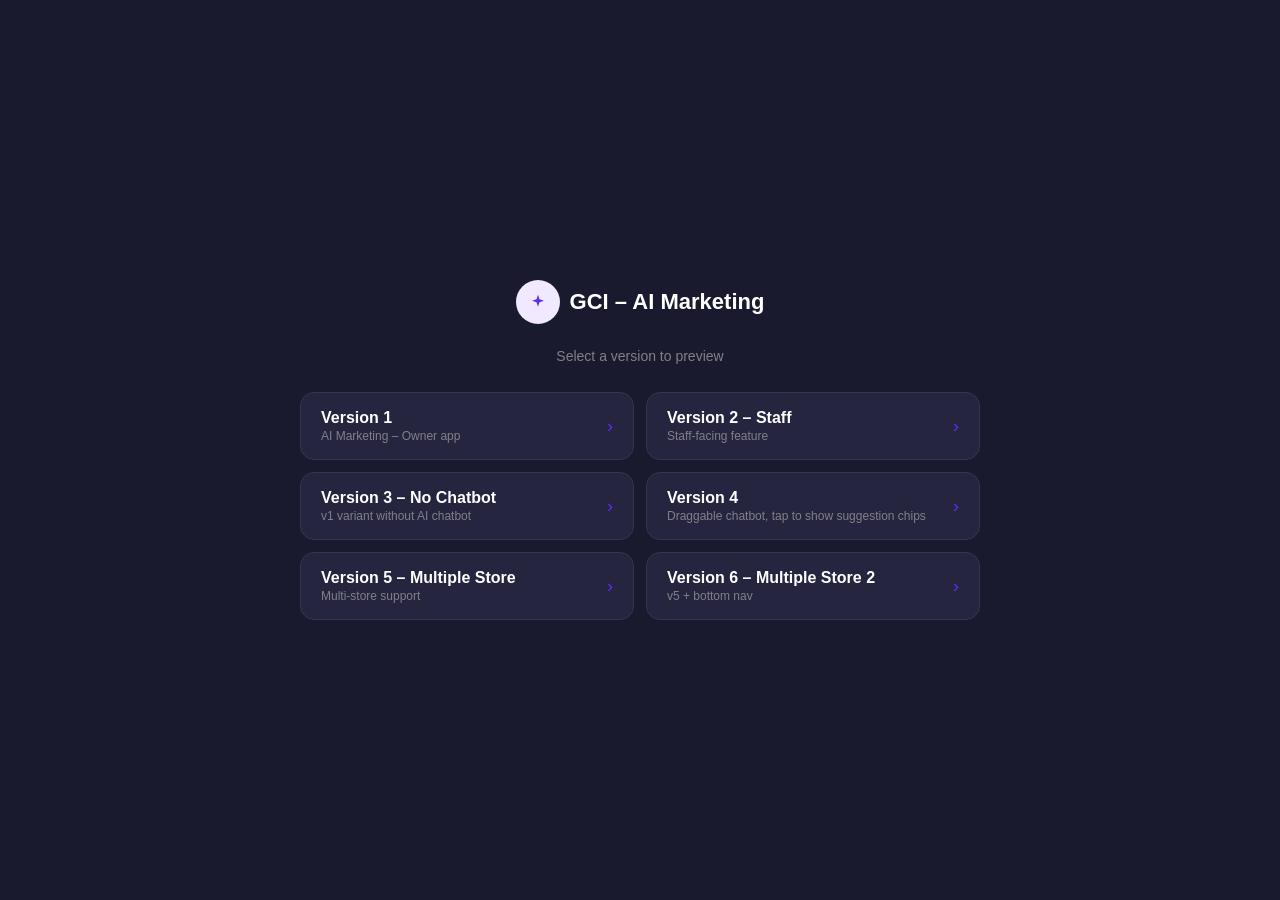
<file: index.html>
<!DOCTYPE html>
<html lang="en">
<head>
<meta charset="UTF-8">
<meta name="viewport" content="width=device-width, initial-scale=1.0">
<title>GCI – AI Marketing</title>
<style>
  * { box-sizing: border-box; margin: 0; padding: 0; }
  body {
    background: #1a1a2e;
    min-height: 100vh;
    display: flex;
    flex-direction: column;
    align-items: center;
    justify-content: center;
    font-family: -apple-system, BlinkMacSystemFont, 'SF Pro Display', sans-serif;
    gap: 16px;
    padding: 40px 16px;
  }
  .logo {
    display: flex;
    align-items: center;
    gap: 10px;
    margin-bottom: 8px;
  }
  .logo-icon {
    width: 44px; height: 44px;
    background: #f0e9ff;
    border-radius: 50%;
    display: flex; align-items: center; justify-content: center;
  }
  h1 { color: #fff; font-size: 22px; font-weight: 700; }
  p { color: #828086; font-size: 14px; margin-bottom: 12px; }
  .versions {
    display: grid;
    grid-template-columns: repeat(2, minmax(0, 1fr));
    gap: 12px;
    width: 100%;
    max-width: 680px;
  }
  @media (max-width: 520px) {
    .versions { grid-template-columns: 1fr; max-width: 320px; }
  }
  a.version-card {
    display: flex;
    align-items: center;
    justify-content: space-between;
    background: #252540;
    border: 1px solid #35354f;
    border-radius: 14px;
    padding: 16px 20px;
    color: #fff;
    text-decoration: none;
    transition: border-color 0.2s, background 0.2s;
  }
  a.version-card:hover { background: #2e2e52; border-color: #5f2eea; }
  .version-label { font-size: 16px; font-weight: 600; }
  .version-desc { font-size: 12px; color: #828086; margin-top: 2px; }
  .version-arrow { color: #5f2eea; font-size: 18px; }
</style>
</head>
<body>
  <div class="logo">
    <div class="logo-icon">
      <svg width="24" height="24" viewBox="0 0 40 40" fill="none">
        <path d="M20 8l2.5 7.5L30 18l-7.5 2.5L20 28l-2.5-7.5L10 18l7.5-2.5L20 8z" fill="#5f2eea"/>
      </svg>
    </div>
    <h1>GCI – AI Marketing</h1>
  </div>
  <p>Select a version to preview</p>
  <div class="versions">
    <a class="version-card" href="v1/">
      <div>
        <div class="version-label">Version 1</div>
        <div class="version-desc">AI Marketing – Owner app</div>
      </div>
      <span class="version-arrow">›</span>
    </a>
    <a class="version-card" href="v2-staff/">
      <div>
        <div class="version-label">Version 2 – Staff</div>
        <div class="version-desc">Staff-facing feature</div>
      </div>
      <span class="version-arrow">›</span>
    </a>
    <a class="version-card" href="v3-no-chatbot/">
      <div>
        <div class="version-label">Version 3 – No Chatbot</div>
        <div class="version-desc">v1 variant without AI chatbot</div>
      </div>
      <span class="version-arrow">›</span>
    </a>
    <a class="version-card" href="v4/">
      <div>
        <div class="version-label">Version 4</div>
        <div class="version-desc">Draggable chatbot, tap to show suggestion chips</div>
      </div>
      <span class="version-arrow">›</span>
    </a>
    <a class="version-card" href="v5-multiple-store/">
      <div>
        <div class="version-label">Version 5 – Multiple Store</div>
        <div class="version-desc">Multi-store support</div>
      </div>
      <span class="version-arrow">›</span>
    </a>
    <a class="version-card" href="v6-multiple-store-2/">
      <div>
        <div class="version-label">Version 6 – Multiple Store 2</div>
        <div class="version-desc">v5 + bottom nav</div>
      </div>
      <span class="version-arrow">›</span>
    </a>
  </div>
</body>
</html>
</file>
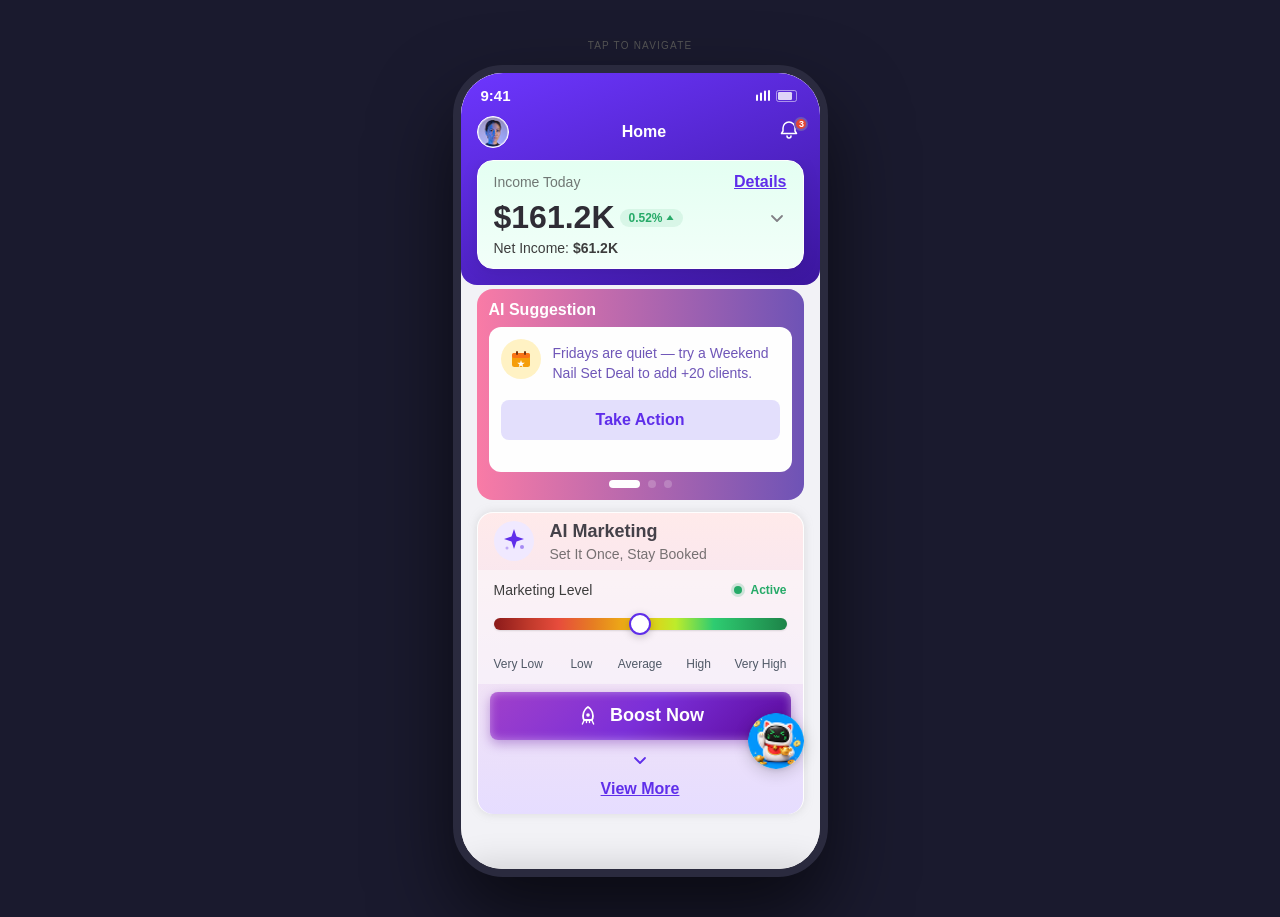
<file: v1/index.html>
<!DOCTYPE html>
<html lang="en">
<head>
<meta charset="UTF-8">
<meta name="viewport" content="width=device-width, initial-scale=1.0">
<title>GCI – AI Marketing</title>
<link rel="stylesheet" href="../css/shared.css">
<link rel="stylesheet" href="css/style.css">
</head>
<body>
<div class="pw">
  <div class="plbl">Tap to navigate</div>
  <div class="phone">
  <div class="toast" id="draft-toast"><svg width="13" height="13" viewBox="0 0 13 13" fill="none"><path d="M2 6.5l3 3 6-6" stroke="#22C55E" stroke-width="1.8" stroke-linecap="round" stroke-linejoin="round"/></svg>Saved to Drafts</div>
  <div class="toast" id="ai-upd-toast"><svg width="13" height="13" viewBox="0 0 13 13" fill="none"><path d="M6.5 1L8 5.5L13 6.5L8 7.5L6.5 12L5 7.5L0 6.5L5 5.5Z" fill="#A78BFA"/></svg>AI updated your Campaign Draft</div>

  <!-- S-HOME: DASHBOARD HOME -->
  <div class="screen active" id="s-home">
    <div class="hm-hdr-bg"></div>
    <div class="hm-sb">
      <span class="hm-sbt">9:41</span>
      <div class="hm-sbi">
        <svg width="15" height="11" viewBox="0 0 15 11" fill="none"><rect x="0" y="4.5" width="2" height="6.5" rx="1" fill="white"/><rect x="4" y="2.5" width="2" height="8.5" rx="1" fill="white"/><rect x="8" y=".5" width="2" height="10.5" rx="1" fill="white"/><rect x="12" y="0" width="2" height="11" rx="1" fill="white"/></svg>
        <svg width="24" height="12" viewBox="0 0 24 12" fill="none"><rect x=".5" y=".5" width="20" height="11" rx="2" stroke="white" stroke-opacity=".5"/><rect x="2" y="2" width="14" height="8" rx="1.3" fill="white" opacity=".8"/></svg>
      </div>
    </div>
    <div class="hm-nav">
      <div class="hm-ava"><img src="../assets/images/image-avatar.png" width="32" height="32" alt=""/></div>
      <span class="hm-nav-title">Home</span>
      <div class="hm-notif">
        <svg width="20" height="20" viewBox="0 0 20 20" fill="none"><path d="M10 2a6 6 0 0 0-6 6v3l-1.5 2.5h15L16 11V8a6 6 0 0 0-6-6z" stroke="white" stroke-width="1.5" stroke-linecap="round" stroke-linejoin="round"/><path d="M8 16a2 2 0 0 0 4 0" stroke="white" stroke-width="1.5" stroke-linecap="round"/></svg>
        <div class="hm-badge">3</div>
      </div>
    </div>
    <div class="hm-scroll">

      <!-- Income Today -->
      <div class="hm-income-card">
        <div class="hm-income-top">
          <span class="hm-income-lbl">Income Today</span>
          <span class="hm-details-link">Details</span>
        </div>
        <div class="hm-income-main">
          <div class="hm-income-left">
            <span class="hm-income-val">$161.2K</span>
            <div class="hm-up-badge"><span>0.52%</span><svg width="10" height="10" viewBox="0 0 10 10" fill="none"><path d="M5 2L8.5 7H1.5L5 2z" fill="#26aa68"/></svg></div>
          </div>
          <svg width="20" height="20" viewBox="0 0 20 20" fill="none"><path d="M5 8l5 5 5-5" stroke="#828086" stroke-width="1.8" stroke-linecap="round" stroke-linejoin="round"/></svg>
        </div>
        <div class="hm-income-net">Net Income: <strong>$61.2K</strong></div>
      </div>

      <!-- AI Suggestion -->
      <div class="hm-sugg-wrap">
        <div class="hm-sugg-title">AI Suggestion</div>
        <div class="hm-sugg-scroll">
          <div class="hm-sugg-card">
            <div class="hm-sugg-card-body">
              <div class="hm-cal-ico"><svg width="22" height="18" viewBox="0 0 20 18" fill="none"><rect x="1" y="3" width="18" height="14" rx="2.5" fill="#f59e0b"/><rect x="1" y="3" width="18" height="5" rx="2" fill="#f97316"/><rect x="5" y="1" width="2" height="4" rx="1" fill="#78350f"/><rect x="13" y="1" width="2" height="4" rx="1" fill="#78350f"/><path d="M10 10l.9 2.7 2.9.1-2.3 1.7.8 2.8L10 15.6l-2.3 1.7.8-2.8-2.3-1.7 2.9-.1L10 10z" fill="#fff"/></svg></div>
              <p class="hm-sugg-txt">Fridays are quiet — try a Weekend Nail Set Deal to add +20 clients.</p>
            </div>
            <button class="hm-take-action">Take Action</button>
          </div>
          <div class="hm-sugg-card">
            <div class="hm-sugg-card-body">
              <div class="hm-cal-ico"><svg width="22" height="18" viewBox="0 0 20 18" fill="none"><rect x="1" y="3" width="18" height="14" rx="2.5" fill="#f59e0b"/><rect x="1" y="3" width="18" height="5" rx="2" fill="#f97316"/><rect x="5" y="1" width="2" height="4" rx="1" fill="#78350f"/><rect x="13" y="1" width="2" height="4" rx="1" fill="#78350f"/><path d="M10 10l.9 2.7 2.9.1-2.3 1.7.8 2.8L10 15.6l-2.3 1.7.8-2.8-2.3-1.7 2.9-.1L10 10z" fill="#fff"/></svg></div>
              <p class="hm-sugg-txt">Mother's Day is 7 days away — launch a 15% OFF campaign to fill your weekend.</p>
            </div>
            <button class="hm-take-action">Take Action</button>
          </div>
          <div class="hm-sugg-card">
            <div class="hm-sugg-card-body">
              <div class="hm-cal-ico"><svg width="22" height="18" viewBox="0 0 20 18" fill="none"><rect x="1" y="3" width="18" height="14" rx="2.5" fill="#f59e0b"/><rect x="1" y="3" width="18" height="5" rx="2" fill="#f97316"/><rect x="5" y="1" width="2" height="4" rx="1" fill="#78350f"/><rect x="13" y="1" width="2" height="4" rx="1" fill="#78350f"/><path d="M10 10l.9 2.7 2.9.1-2.3 1.7.8 2.8L10 15.6l-2.3 1.7.8-2.8-2.3-1.7 2.9-.1L10 10z" fill="#fff"/></svg></div>
              <p class="hm-sugg-txt">142 clients haven't visited in 60+ days — send a re-engagement offer today.</p>
            </div>
            <button class="hm-take-action">Take Action</button>
          </div>
        </div>
        <div class="hm-dots"><div class="hm-dot active"></div><div class="hm-dot"></div><div class="hm-dot"></div></div>
      </div>

      <!-- AI Marketing card -->
      <div class="hm-mkt-wrap">
        <div class="hm-mkt-card">
          <div class="hm-mkt-hdr">
            <div class="hm-mkt-ico">
              <svg width="40" height="40" viewBox="0 0 40 40" fill="none"><rect width="40" height="40" rx="20" fill="#f0e9ff"/><path d="M20 8l2.5 7.5L30 18l-7.5 2.5L20 28l-2.5-7.5L10 18l7.5-2.5L20 8z" fill="#5f2eea"/><circle cx="28" cy="26" r="2" fill="#5f2eea" opacity=".5"/><circle cx="13" cy="27" r="1.5" fill="#5f2eea" opacity=".35"/></svg>
            </div>
            <div class="hm-mkt-info">
              <span class="hm-mkt-title">AI Marketing</span>
              <span class="hm-mkt-sub">Set It Once, Stay Booked</span>
            </div>
          </div>
          <div class="hm-mkt-body">
            <div class="hm-mkt-row">
              <span class="hm-mkt-lbl">Marketing Level</span>
              <div class="hm-mkt-status"><div class="hm-status-dot"></div><span class="hm-status-txt">Active</span></div>
            </div>
            <div class="hm-slider-wrap">
              <div class="hm-slider-track"><div class="hm-slider-thumb"></div></div>
            </div>
            <div class="hm-slider-labels">
              <span style="text-align:left">Very Low</span>
              <span style="text-align:center">Low</span>
              <span style="text-align:center">Average</span>
              <span style="text-align:center">High</span>
              <span style="text-align:right">Very High</span>
            </div>
          </div>
          <button class="hm-boost-btn" onclick="goTo('s1')">
            <svg width="24" height="24" viewBox="0 0 24 24" fill="none"><path d="M12 3c0 0 5 3 5 9 0 2.5-1.2 4-1.2 4H8.2S7 14.5 7 12c0-6 5-9 5-9z" stroke="white" stroke-width="1.8" stroke-linejoin="round"/><path d="M8.2 16l-1.8 4M15.8 16l1.8 4M10.5 16v2.5M13.5 16v2.5" stroke="white" stroke-width="1.4" stroke-linecap="round"/><circle cx="12" cy="11" r="1.8" fill="white"/></svg>
            Boost Now
          </button>
          <div class="hm-chevron-down"><svg width="24" height="24" viewBox="0 0 24 24" fill="none"><path d="M7 10l5 5 5-5" stroke="#5f2eea" stroke-width="1.8" stroke-linecap="round" stroke-linejoin="round"/></svg></div>
          <button class="hm-view-more">View More</button>
        </div>
      </div>

    </div>
  </div>

  <!-- S1: BOOST AI MARKETING -->
  <div class="screen" id="s1">
    <div class="sb"><span class="sbt">9:41</span><div class="sbi"><svg width="15" height="11" viewBox="0 0 15 11" fill="white"><rect x="0" y="4.5" width="2" height="6.5" rx="1"/><rect x="4" y="2.5" width="2" height="8.5" rx="1"/><rect x="8" y=".5" width="2" height="10.5" rx="1"/><rect x="12" y="0" width="2" height="11" rx="1"/></svg><svg width="24" height="12" viewBox="0 0 24 12" fill="none"><rect x=".5" y=".5" width="20" height="11" rx="2" stroke="white" stroke-opacity=".5"/><rect x="2" y="2" width="14" height="8" rx="1.3" fill="white" opacity=".8"/></svg></div></div>
    <div class="s1-hdr">
      <button class="s1-back" onclick="goTo('s-home')"><svg width="20" height="20" viewBox="0 0 20 20" fill="none"><path d="M13 4L7 10L13 16" stroke="white" stroke-width="2" stroke-linecap="round" stroke-linejoin="round"/></svg></button>
      <span class="s1-hdr-ttl">Boost AI Marketing</span>
      <div style="width:20px"></div>
    </div>
    <div class="s1-scroll">

      <!-- AI Campaigns -->
      <div class="s1-sec s1-wht">
        <div class="s1-sec-ttl">AI Campaigns Ready to Use</div>
        <div class="qs-grid">
          <div class="qs-card" onclick="startFlow('Create a Mother\'s Day campaign for me.')">
            <div class="qs-ico" style="background:#D1FAE5"><img src="../assets/icons/icon-mothers-day.svg" width="20" height="20" alt=""/></div>
            <div class="qs-cnt">
              <div class="qs-name">Mother's Day 🌸</div>
              <div class="qs-desc">Peak nail weekend of the year — last May brought 89 new bookings in 5 days</div>
            </div>
            <div class="qs-tag" style="background:rgba(38,170,104,0.1);color:#26aa68">3.2x bookings</div>
          </div>
          <div class="qs-card" onclick="startFlow('Bring back inactive customers.')">
            <div class="qs-ico" style="background:#E3DFFC"><img src="../assets/icons/icon-bring-back.svg" width="20" height="20" alt=""/></div>
            <div class="qs-cnt">
              <div class="qs-name">Bring Them Back</div>
              <div class="qs-desc">Clients quiet 60+ days. One SMS brings 1 in 4 back within a week</div>
            </div>
            <div class="qs-tag" style="background:#E3DFFC;color:#5f2eea">23% return rate</div>
          </div>
          <div class="qs-card" onclick="startFlow('Create a Summer Sale campaign to boost bookings.')">
            <div class="qs-ico" style="background:#FFF0E0"><img src="../assets/icons/icon-summer-sale.svg" width="20" height="20" alt=""/></div>
            <div class="qs-cnt">
              <div class="qs-name">Summer Sale ☀️</div>
              <div class="qs-desc">Beat the slow season — a flash deal sent Tuesday morning fills your week within 48 hours</div>
            </div>
            <div class="qs-tag" style="background:#FFF0E0;color:#F97316">+48h bookings</div>
          </div>
          <div class="qs-card" onclick="startFlow('Send a Happy Friday message to fill weekend slots.')">
            <div class="qs-ico" style="background:#FDF0C1"><img src="../assets/icons/icon-happy-friday.svg" width="20" height="20" alt=""/></div>
            <div class="qs-cnt">
              <div class="qs-name">Happy Friday 🎉</div>
              <div class="qs-desc">Send Thursday afternoon, fill your weekend. Clients who hear from you weekly book 2× more often</div>
            </div>
            <div class="qs-tag" style="background:#FDF0C1;color:#d16816">2× more visits</div>
          </div>
        </div>
      </div>

      <!-- Campaigns Running Now -->
      <div class="s1-sec s1-prpl" style="display:none">
        <div class="s1-sec-ttl">Campaigns Running Now</div>
        <div class="rc-card">
          <div class="rc-top">
            <span class="rc-nm">"We Miss You" Re-engagement</span>
            <div class="rc-status-act"><svg width="8" height="8" viewBox="0 0 8 8"><circle cx="4" cy="4" r="4" fill="#26aa68"/></svg>Active</div>
          </div>
          <div class="rc-prog">
            <div class="rc-dates"><span>Start 01/04/2026</span><span>End 30/04/2026</span></div>
            <div class="rc-bar-bg"><div class="rc-bar-fill" style="width:65%;background:#e7a816"></div></div>
          </div>
          <div class="rc-hdiv"></div>
          <div class="rc-info">
            <div class="rc-col"><div class="rc-mlbl">Income</div><div class="rc-mval">$4.2K</div></div>
            <div class="rc-vdiv"></div>
            <div class="rc-col"><div class="rc-mlbl">Booking Rate</div><div class="rc-mval">23%</div></div>
          </div>
        </div>
        <div class="rc-card">
          <div class="rc-top">
            <span class="rc-nm">VIP Birthday Offer</span>
            <div class="rc-status-done"><svg width="16" height="16" viewBox="0 0 16 16" fill="none"><rect x="1" y="1" width="14" height="14" rx="4" fill="#e8f0fd"/><path d="M5 8l2 2 4-4" stroke="#1c6bea" stroke-width="1.5" stroke-linecap="round" stroke-linejoin="round"/></svg>Completed</div>
          </div>
          <div class="rc-prog">
            <div class="rc-dates"><span>Start 01/03/2026</span><span>End 31/03/2026</span></div>
            <div class="rc-bar-bg"><div class="rc-bar-fill" style="width:100%;background:#1c6bea"></div></div>
          </div>
          <div class="rc-hdiv"></div>
          <div class="rc-info">
            <div class="rc-col"><div class="rc-mlbl">Income</div><div class="rc-mval">$98.4K</div></div>
            <div class="rc-vdiv"></div>
            <div class="rc-col"><div class="rc-mlbl">Booking Rate</div><div class="rc-mval">80%</div></div>
          </div>
        </div>
      </div>

      <!-- Draft Campaigns -->
      <div class="s1-sec s1-grad">
        <div class="s1-sec-ttl">Your Draft Campaigns</div>
        <div class="draft-card" id="draft-list">
          <div class="rrow" onclick="goTo('s3')">
            <div class="rdot" style="background:#F59E0B"></div>
            <div class="rrow-info">
              <div class="rnm">Summer Flash Sale</div>
              <div class="rsub">All clients · 15% Off · Apr 29</div>
            </div>
            <svg width="16" height="16" viewBox="0 0 16 16" fill="none"><path d="M6 4l4 4-4 4" stroke="#828086" stroke-width="1.5" stroke-linecap="round" stroke-linejoin="round"/></svg>
          </div>
          <div class="rrow-sep"></div>
          <div class="rrow" onclick="goTo('s3')">
            <div class="rdot" style="background:#F59E0B"></div>
            <div class="rrow-info">
              <div class="rnm">Loyalty Reward Announcement</div>
              <div class="rsub">VIP clients · 10% Off · Feb 14</div>
            </div>
            <svg width="16" height="16" viewBox="0 0 16 16" fill="none"><path d="M6 4l4 4-4 4" stroke="#828086" stroke-width="1.5" stroke-linecap="round" stroke-linejoin="round"/></svg>
          </div>
        </div>
      </div>

    </div>
  </div>

  <!-- S3: CAMPAIGN (Draft + Review combined) -->
  <div class="screen" id="s3">
    <div class="sb"><span class="sbt">9:41</span><div class="sbi"><svg width="15" height="11" viewBox="0 0 15 11" fill="#1A1A2E"><rect x="0" y="4.5" width="2" height="6.5" rx="1"/><rect x="4" y="2.5" width="2" height="8.5" rx="1"/><rect x="8" y=".5" width="2" height="10.5" rx="1"/><rect x="12" y="0" width="2" height="11" rx="1"/></svg><svg width="24" height="12" viewBox="0 0 24 12" fill="none"><rect x=".5" y=".5" width="20" height="11" rx="2" stroke="#1A1A2E" stroke-opacity=".3"/><rect x="2" y="2" width="14" height="8" rx="1.3" fill="#1A1A2E" opacity=".8"/></svg></div></div>
    <div class="topnav"><div class="back" onclick="showBackConfirm()"><svg width="13" height="13" viewBox="0 0 13 13" fill="none"><path d="M9 2L4 6.5L9 11" stroke="#7C5CBF" stroke-width="1.8" stroke-linecap="round" stroke-linejoin="round"/></svg></div><span class="topnav-title">Promotion Campaign</span><div class="ready-badge topnav-badge"><svg width="9" height="9" viewBox="0 0 11 11" fill="none"><path d="M2 5.5l2.5 2.5 4.5-4.5" stroke="white" stroke-width="1.8" stroke-linecap="round" stroke-linejoin="round"/></svg>AI Generated</div></div>
    <div style="flex:1;display:flex;flex-direction:column;overflow:hidden;min-height:0">
      <div class="rv-scroll">

        <!-- 1. Campaign header + 6 stats -->
        <div class="camp-header">
          <div class="camp-name">Mother's Day Special 🌸</div>
          <div class="camp-desc">A soft, personal tone builds loyalty and brings back up to 23% of clients.</div>
          <div class="camp-stats">
            <div class="camp-stat"><div class="camp-stat-lbl">AUDIENCE <i class="tip-ico" onclick="showTip(this,'Regular &amp; VIP clients who visited in the past year')">i</i></div><div class="camp-stat-val" id="rv-target">All Clients</div><div class="camp-stat-sub">~420 people</div></div>
            <div class="camp-stat"><div class="camp-stat-lbl">EST. INCOME EARNED</div><div class="camp-stat-val">~$16,900</div></div>
            <div class="camp-stat"><div class="camp-stat-lbl">OFFER</div><div class="camp-stat-val">15% OFF</div></div>
            <div class="camp-stat"><div class="camp-stat-lbl">TONE</div><div class="camp-stat-val">Warm & Personal</div></div>
            <div class="camp-stat"><div class="camp-stat-lbl">SCHEDULE</div><div class="camp-stat-val">Apr 29 – May 6</div><div class="camp-stat-sub">7 days</div></div>
            <div class="camp-stat"><div class="camp-stat-lbl">SEND TIME <i class="tip-ico" onclick="showTip(this,'Peak open-rate window for salon SMS campaigns')">i</i></div><div class="camp-stat-val">Tue &amp; Thu</div><div class="camp-stat-sub">10:00 AM</div></div>
          </div>
        </div>

        <!-- 2. Message Preview -->
        <div class="msg-card">
          <div class="msg-hd-row">
            <span class="msg-hd-lbl">Message Preview</span>
            <button class="btn-regen" id="btn-regen" onclick="regenMsg()"><svg width="16" height="16" viewBox="0 0 16 16" fill="none"><path d="M14 8A6 6 0 1 1 10.5 3" stroke="white" stroke-width="1.8" stroke-linecap="round"/><path d="M10.5 1v3H13.5" stroke="white" stroke-width="1.8" stroke-linecap="round" stroke-linejoin="round"/></svg>Regenerate</button>
          </div>
          <div class="msg-bubble">
            <div id="sms-msg">
              <div class="msg-tag">SMS MESSAGE</div>
              <div class="msg-txt">Hi <span class="msg-hl">[Name]</span>, Mother's Day is almost here! Enjoy 15% OFF your next visit. Treat yourself or gift someone special a relaxing nail session. Book this weekend!</div>
            </div>
          </div>
        </div>

      </div>
      <div class="actions-bar">
        <div class="ai-sheet-trigger" id="ai-upd-notif" onclick="openAiSheet()">
          <div class="ai-sheet-handle"></div>
        </div>
        <div class="ai-chat-wrap">
          <input class="ai-chat-inp" id="ai-chat-inp" type="text" placeholder="Ask AI to tweak this campaign…" onkeydown="if(event.key==='Enter')sendAiEdit()"/>
          <button class="ai-chat-mic" onclick="void 0"><svg width="15" height="15" viewBox="0 0 15 15" fill="none"><rect x="4.5" y="1" width="6" height="9" rx="3" stroke="white" stroke-width="1.4"/><path d="M2 7.5C2 10.5 4.5 13 7.5 13s5.5-2.5 5.5-5.5" stroke="white" stroke-width="1.4" stroke-linecap="round"/><path d="M7.5 13v1.5" stroke="white" stroke-width="1.4" stroke-linecap="round"/></svg></button>
          <button class="ai-chat-send" onclick="sendAiEdit()"><svg width="15" height="15" viewBox="0 0 15 15" fill="none"><path d="M13 7.5L2 2.5l2.5 5-2.5 5L13 7.5z" fill="white"/></svg></button>
        </div>
        <div class="actions-btn-row">
          <button class="btn btn-secondary btn-save-draft-sm" onclick="saveDraft()">Save Draft</button>
          <button class="btn btn-primary btn-approve-lg" onclick="goTo('s6')">Launch Campaign</button>
        </div>
      </div>
    </div>
  </div>

  <!-- S5: SUCCESS -->
  <div class="screen" id="s6">
    <div class="sb"><span class="sbt">9:41</span><div class="sbi"><svg width="15" height="11" viewBox="0 0 15 11" fill="#1A1A2E"><rect x="0" y="4.5" width="2" height="6.5" rx="1"/><rect x="4" y="2.5" width="2" height="8.5" rx="1"/><rect x="8" y=".5" width="2" height="10.5" rx="1"/><rect x="12" y="0" width="2" height="11" rx="1"/></svg><svg width="24" height="12" viewBox="0 0 24 12" fill="none"><rect x=".5" y=".5" width="20" height="11" rx="2" stroke="#1A1A2E" stroke-opacity=".3"/><rect x="2" y="2" width="14" height="8" rx="1.3" fill="#1A1A2E" opacity=".8"/></svg></div></div>
    <div class="sw">
      <div class="sw-top">
        <div class="sw-hero">
          <div class="s-ico-v2"><svg width="38" height="38" viewBox="0 0 38 38" fill="none"><path d="M7 19l8.5 8.5L31 11" stroke="white" stroke-width="3.5" stroke-linecap="round" stroke-linejoin="round"/></svg></div>
          <div class="s-title">Campaign Launched 🎉</div>
          <div class="s-sub">Your "Mother's Day Special" campaign is now scheduled and will start reaching clients on Apr 29, 2026.</div>
        </div>
        <div class="apv-card">
          <div class="apv-hd">
            <div class="apv-ico"><svg width="16" height="16" viewBox="0 0 16 16" fill="none"><path d="M2 14L8 8M10 2l.6 2L13 5l-2 .6L10 8l-.6-2L7 5l2-.6L10 2z" stroke="#5f2eea" stroke-width="1.3" stroke-linecap="round" stroke-linejoin="round"/><circle cx="4.5" cy="11" r=".8" fill="#5f2eea"/></svg></div>
            <span class="apv-hd-lbl">Campaign Details</span>
          </div>
          <div class="apv-divider"></div>
          <div class="apv-row"><span class="apv-lbl">Target audience</span><span class="apv-val">420 clients</span></div>
          <div class="apv-row"><span class="apv-lbl">Schedule</span><span class="apv-val">Apr 29 – May 6 · 7 days</span></div>
          <div class="apv-row"><span class="apv-lbl">Offer</span><span class="apv-val">15% OFF</span></div>
          <div class="apv-row"><span class="apv-lbl">Booking rate</span><span class="apv-val green">70% (≈294 bookings)</span></div>
          <div class="apv-row"><span class="apv-lbl">Est. income earned</span><span class="apv-val green">~$16,900</span></div>
          <div class="apv-row last"><span class="apv-lbl">First message sends</span><span class="apv-val">Apr 29 · 10:00 AM</span></div>
        </div>
      </div>
      <button class="btn btn-primary btn-done" onclick="resetAll()">Back to AI Marketing</button>
    </div>
  </div>

  <!-- S3B: AI REVISE CHAT -->
  <div class="screen" id="s3b">
    <div class="sb"><span class="sbt">9:41</span><div class="sbi"><svg width="15" height="11" viewBox="0 0 15 11" fill="#1A1A2E"><rect x="0" y="4.5" width="2" height="6.5" rx="1"/><rect x="4" y="2.5" width="2" height="8.5" rx="1"/><rect x="8" y=".5" width="2" height="10.5" rx="1"/><rect x="12" y="0" width="2" height="11" rx="1"/></svg><svg width="24" height="12" viewBox="0 0 24 12" fill="none"><rect x=".5" y=".5" width="20" height="11" rx="2" stroke="#1A1A2E" stroke-opacity=".3"/><rect x="2" y="2" width="14" height="8" rx="1.3" fill="#1A1A2E" opacity=".8"/></svg></div></div>
    <div class="aie-nav">
      <button class="aie-back" onclick="goTo('s3')"><svg width="13" height="13" viewBox="0 0 13 13" fill="none"><path d="M9 2L4 6.5L9 11" stroke="#7C5CBF" stroke-width="1.8" stroke-linecap="round" stroke-linejoin="round"/></svg></button>
      <div class="aie-ava"><svg width="20" height="20" viewBox="0 0 20 20" fill="none"><path d="M10 2L12.2 8L18 10L12.2 12L10 18L7.8 12L2 10L7.8 8Z" fill="white"/></svg></div>
      <div class="aie-info">
        <div class="aie-name">AI Assistant</div>
        <div class="aie-sub"><span class="aie-sub-dot"></span>Revising campaign</div>
      </div>
    </div>
    <div class="aie-ctx">
      <div class="aie-ctx-pill"><svg width="10" height="10" viewBox="0 0 10 10" fill="none"><path d="M5 0.5L6.2 3.8L9.5 5L6.2 6.2L5 9.5L3.8 6.2L0.5 5L3.8 3.8Z" fill="#A78BFA"/></svg>Mother's Day Campaign · All Clients</div>
    </div>
    <div class="aie-chat">
      <div class="br u"><div class="b usr">Make it more premium and don't use discount language.</div></div>
      <div class="br" style="align-items:flex-start">
        <div class="bav" style="margin-top:0"><svg width="13" height="13" viewBox="0 0 13 13" fill="none"><path d="M6.5 1L8 5.5L13 6.5L8 7.5L6.5 12L5 7.5L0 6.5L5 5.5Z" fill="white"/></svg></div>
        <div style="flex:1;min-width:0">
          <div class="b ai" style="display:inline-block">Done! Elevated the tone and removed all promotional language.</div>
          <div class="wc-card">
            <div class="wc-hd"><div class="wc-ico"><svg width="11" height="11" viewBox="0 0 11 11" fill="none"><path d="M1.5 5.5h8M6.5 3L9 5.5 6.5 8" stroke="white" stroke-width="1.5" stroke-linecap="round" stroke-linejoin="round"/></svg></div><span class="wc-hd-lbl">What changed</span></div>
            <div class="wc-row"><div class="wc-dot" style="background:#F4A4C0"></div><span class="wc-lbl">Tone</span><span class="wc-val">Premium &amp; refined</span></div>
            <div class="wc-row"><div class="wc-dot" style="background:#A78BFA"></div><span class="wc-lbl">Language</span><span class="wc-val">No discount wording</span></div>
            <div class="wc-row"><div class="wc-dot" style="background:#7C5CBF"></div><span class="wc-lbl">CTA</span><span class="wc-val">Luxury positioning</span></div>
          </div>
        </div>
      </div>
      <div class="br u"><div class="b usr">Change the send time to Friday morning.</div></div>
      <div class="br" style="align-items:flex-start">
        <div class="bav" style="margin-top:0"><svg width="13" height="13" viewBox="0 0 13 13" fill="none"><path d="M6.5 1L8 5.5L13 6.5L8 7.5L6.5 12L5 7.5L0 6.5L5 5.5Z" fill="white"/></svg></div>
        <div style="flex:1;min-width:0">
          <div class="b ai" style="display:inline-block">Updated! Friday 10am — peak open-rate window for salon clients.</div>
          <div class="wc-card">
            <div class="wc-hd"><div class="wc-ico"><svg width="11" height="11" viewBox="0 0 11 11" fill="none"><path d="M1.5 5.5h8M6.5 3L9 5.5 6.5 8" stroke="white" stroke-width="1.5" stroke-linecap="round" stroke-linejoin="round"/></svg></div><span class="wc-hd-lbl">What changed</span></div>
            <div class="wc-row"><div class="wc-dot" style="background:#E88F6E"></div><span class="wc-lbl">Timing</span><span class="wc-val">Fri · 10:00 AM</span></div>
            <div class="wc-row"><div class="wc-dot" style="background:#A78BFA"></div><span class="wc-lbl">CTA</span><span class="wc-val">"Reserve your appointment →"</span></div>
          </div>
        </div>
      </div>
    </div>
    <!-- <div class="aie-bottom">
      <button class="btn-approve-v2" onclick="goTo('s3')"><div class="shine"></div><svg width="15" height="15" viewBox="0 0 15 15" fill="none"><path d="M13 7.5L2 2.5l2.5 5-2.5 5L13 7.5z" fill="white"/></svg>Save Version</button>
      <div class="inp-row" style="padding-bottom:22px">
        <input class="ci" placeholder="Ask to refine further..."/>
        <button class="mic-b"><svg width="15" height="15" viewBox="0 0 15 15" fill="none"><rect x="4.5" y="1" width="6" height="9" rx="3" stroke="white" stroke-width="1.4"/><path d="M2 7.5C2 10.5 4.5 13 7.5 13s5.5-2.5 5.5-5.5" stroke="white" stroke-width="1.4" stroke-linecap="round"/><path d="M7.5 13v1.5" stroke="white" stroke-width="1.4" stroke-linecap="round"/></svg></button>
        <button class="snd-b"><svg width="15" height="15" viewBox="0 0 15 15" fill="none"><path d="M13 7.5L2 2.5l2.5 5-2.5 5L13 7.5z" fill="white"/></svg></button>
      </div>
    </div> -->
  </div>

  <!-- S5M: MANUAL EDIT -->
  <div class="screen" id="s5m">
    <div class="sb"><span class="sbt">9:41</span><div class="sbi"><svg width="15" height="11" viewBox="0 0 15 11" fill="#1A1A2E"><rect x="0" y="4.5" width="2" height="6.5" rx="1"/><rect x="4" y="2.5" width="2" height="8.5" rx="1"/><rect x="8" y=".5" width="2" height="10.5" rx="1"/><rect x="12" y="0" width="2" height="11" rx="1"/></svg><svg width="24" height="12" viewBox="0 0 24 12" fill="none"><rect x=".5" y=".5" width="20" height="11" rx="2" stroke="#1A1A2E" stroke-opacity=".3"/><rect x="2" y="2" width="14" height="8" rx="1.3" fill="#1A1A2E" opacity=".8"/></svg></div></div>
    <div class="topnav"><div class="back" onclick="goTo('s3')"><svg width="13" height="13" viewBox="0 0 13 13" fill="none"><path d="M9 2L4 6.5L9 11" stroke="#7C5CBF" stroke-width="1.8" stroke-linecap="round" stroke-linejoin="round"/></svg></div><span class="topnav-title">Edit Campaign</span></div>
    <div style="flex:1;display:flex;flex-direction:column;overflow:hidden;min-height:0"><div class="me-scroll">

      <div class="me-section">
        <div class="me-lbl">CAMPAIGN NAME</div>
        <input class="me-input" id="me-name" value="Mother's Day Special 🌸" />
      </div>

      <div class="me-section">
        <div class="me-lbl">OBJECTIVE</div>
        <textarea class="me-textarea" id="me-obj" rows="3">Re-engage lapsed customers</textarea>
      </div>

      <div class="me-section">
        <div class="me-lbl">AUDIENCE</div>
        <div class="me-chips" id="me-audience-chips">
          <div class="me-chip on" onclick="pickOne(this,'me-audience-chips')">Return Clients</div>
          <div class="me-chip" onclick="pickOne(this,'me-audience-chips')">New Clients</div>
          <div class="me-chip" onclick="pickOne(this,'me-audience-chips')">All Clients</div>
        </div>
      </div>

      <div class="me-section">
        <div class="me-lbl">TONE <span style="color:#C4B5FD;font-weight:400">· pick multiple</span></div>
        <div class="me-chips" id="me-tone-chips">
          <div class="me-chip on" onclick="pickMulti(this)">Warm &amp; Personal</div>
          <div class="me-chip" onclick="pickMulti(this)">Exciting &amp; Urgent</div>
          <div class="me-chip" onclick="pickMulti(this)">Professional</div>
          <div class="me-chip" onclick="pickMulti(this)">Playful</div>
        </div>
      </div>

      <div class="me-section">
        <div class="me-lbl">OFFER</div>
        <div class="me-chips" id="me-offer-chips">
          <div class="me-chip on" onclick="pickOne(this,'me-offer-chips')">No discount</div>
          <div class="me-chip" onclick="pickOne(this,'me-offer-chips')">% Discount</div>
          <div class="me-chip" onclick="pickOne(this,'me-offer-chips')">Free Add-on</div>
        </div>
        <div id="me-offer-input-wrap" style="display:none;margin-top:10px">
          <input class="me-input" id="me-offer-val" placeholder="e.g. 15% off this weekend" />
        </div>
      </div>

      <div class="me-section">
        <div class="me-lbl">MESSAGE</div>
        <textarea class="me-textarea" id="me-msg" rows="4">Hi [Name], Mother's Day is almost here 🌸 Treat yourself or gift someone special a relaxing nail session. We'd love to celebrate with you this weekend!</textarea>
        <div style="font-size:11px;color:#A78BFA;margin-top:6px;display:flex;align-items:center;gap:4px"><svg width="11" height="11" viewBox="0 0 11 11" fill="none"><circle cx="5.5" cy="5.5" r="4.5" stroke="#A78BFA" stroke-width="1"/><path d="M5.5 4v3M5.5 8v.5" stroke="#A78BFA" stroke-width="1" stroke-linecap="round"/></svg>[Name] will be replaced with each client's first name</div>
      </div>

      <div class="me-section">
        <div class="me-lbl">DURATION</div>
        <div class="me-chips" id="me-dur-chips">
          <div class="me-chip" onclick="pickOne(this,'me-dur-chips')">1 week</div>
          <div class="me-chip on" onclick="pickOne(this,'me-dur-chips')">2 weeks</div>
          <div class="me-chip" onclick="pickOne(this,'me-dur-chips')">1 month</div>
        </div>
      </div>

    </div></div>
    <div class="me-actions">
      <button class="me-save" onclick="saveManual()">
        <div class="shine"></div>
        <svg width="15" height="15" viewBox="0 0 15 15" fill="none"><path d="M2.5 7.5l4 4 6.5-6.5" stroke="white" stroke-width="2" stroke-linecap="round" stroke-linejoin="round"/></svg>
        Save &amp; Back to Review
      </button>
      <button class="me-cancel" onclick="goTo('s3')">Cancel</button>
    </div>
  </div>

  <!-- BACK CONFIRM MODAL -->
  <div class="modal-backdrop" id="back-modal-backdrop"></div>
  <div class="modal" id="back-modal">
    <div class="modal-icon">
      <svg width="24" height="24" viewBox="0 0 24 24" fill="none"><path d="M12 2C6.48 2 2 6.48 2 12s4.48 10 10 10 10-4.48 10-10S17.52 2 12 2zm0 11c-.55 0-1-.45-1-1V8c0-.55.45-1 1-1s1 .45 1 1v4c0 .55-.45 1-1 1zm1 4h-2v-2h2v2z" fill="#5f2eea"/></svg>
    </div>
    <div class="modal-title">Save before leaving?</div>
    <div class="modal-sub">Your campaign draft will be lost if you leave without saving.</div>
    <div class="modal-actions">
      <button class="btn btn-secondary modal-btn" onclick="confirmDiscard()">Discard</button>
      <button class="btn btn-primary modal-btn" onclick="saveDraft();closeBackModal()">Save Draft</button>
    </div>
  </div>

  <!-- FLOATING AI CHAT BUTTON -->
  <button class="float-chat-btn" id="float-chat-btn" onclick="openAiSheet()">
    <img src="../assets/icons/icon-cat-bot.png" width="56" height="56" alt="AI"/>
  </button>

  <!-- AI REVISE SHEET -->
  <div class="ai-sheet-backdrop" id="ai-sheet-backdrop" onclick="closeAiSheet()"></div>
  <div class="ai-sheet" id="ai-sheet">
    <div class="ai-sheet-handle-row"><div class="ai-sheet-handle"></div></div>
    <div class="ai-sheet-hd">
      <div class="ai-sheet-hd-left">
        <img class="ai-sheet-ava-lg" src="../assets/icons/icon-cat-bot.png" width="48" height="48" alt=""/>
        <div class="ai-sheet-hd-info">
          <span class="ai-sheet-title">AI Assistant</span>
          <div class="ai-sheet-hd-sub">
            <div class="ai-sheet-status-dot"></div>
            <span class="ai-sheet-status-txt">Revising campaign</span>
          </div>
        </div>
      </div>
      <button class="ai-sheet-close" onclick="closeAiSheet()"><svg width="8" height="8" viewBox="0 0 8 8" fill="none"><path d="M1 1l6 6M7 1L1 7" stroke="#444149" stroke-width="1.5" stroke-linecap="round"/></svg></button>
    </div>
    <div class="ai-sheet-chat" id="ai-sheet-chat"></div>
    <div class="ai-sheet-inp-row">
      <div class="ai-sheet-chatbox">
        <input class="ai-sheet-inp" id="ai-sheet-inp-field" type="text" placeholder="Ask AI to tweak campaign" onkeydown="if(event.key==='Enter')sendSheetEdit()"/>
        <div class="ai-sheet-inp-btns">
          <button class="ai-sheet-mic" onclick="void 0"><svg width="16" height="16" viewBox="0 0 15 15" fill="none"><rect x="4.5" y="1" width="6" height="9" rx="3" stroke="white" stroke-width="1.4"/><path d="M2 7.5C2 10.5 4.5 13 7.5 13s5.5-2.5 5.5-5.5" stroke="white" stroke-width="1.4" stroke-linecap="round"/><path d="M7.5 13v1.5" stroke="white" stroke-width="1.4" stroke-linecap="round"/></svg></button>
          <button class="ai-sheet-send" onclick="sendSheetEdit()"><svg width="16" height="16" viewBox="0 0 15 15" fill="none"><path d="M13 7.5L2 2.5l2.5 5-2.5 5L13 7.5z" fill="white"/></svg></button>
        </div>
      </div>
    </div>
  </div>

  </div>
</div>
<script src="js/script.js"></script>
</html>
</file>
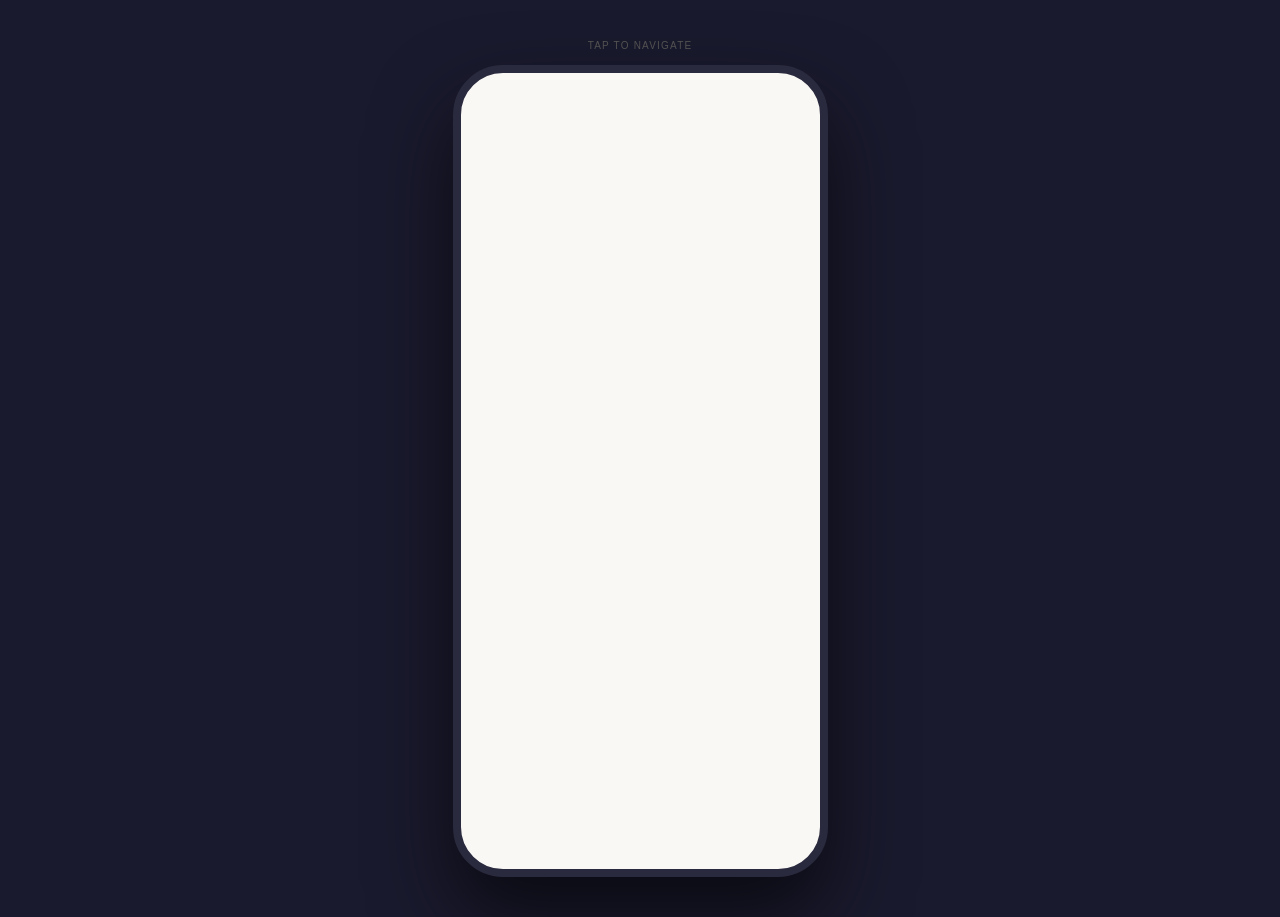
<file: v2-staff/index.html>
<!DOCTYPE html>
<html lang="en">
<head>
<meta charset="UTF-8">
<meta name="viewport" content="width=device-width, initial-scale=1.0">
<title>GCI – Staff</title>
<link rel="stylesheet" href="../css/shared.css">
<link rel="stylesheet" href="css/style.css">
</head>
<body>
<div class="pw">
  <div class="plbl">Tap to navigate</div>
  <div class="phone">

    <!-- SCREENS GO HERE -->

  </div>
</div>
<script src="js/script.js"></script>
</html>
</file>
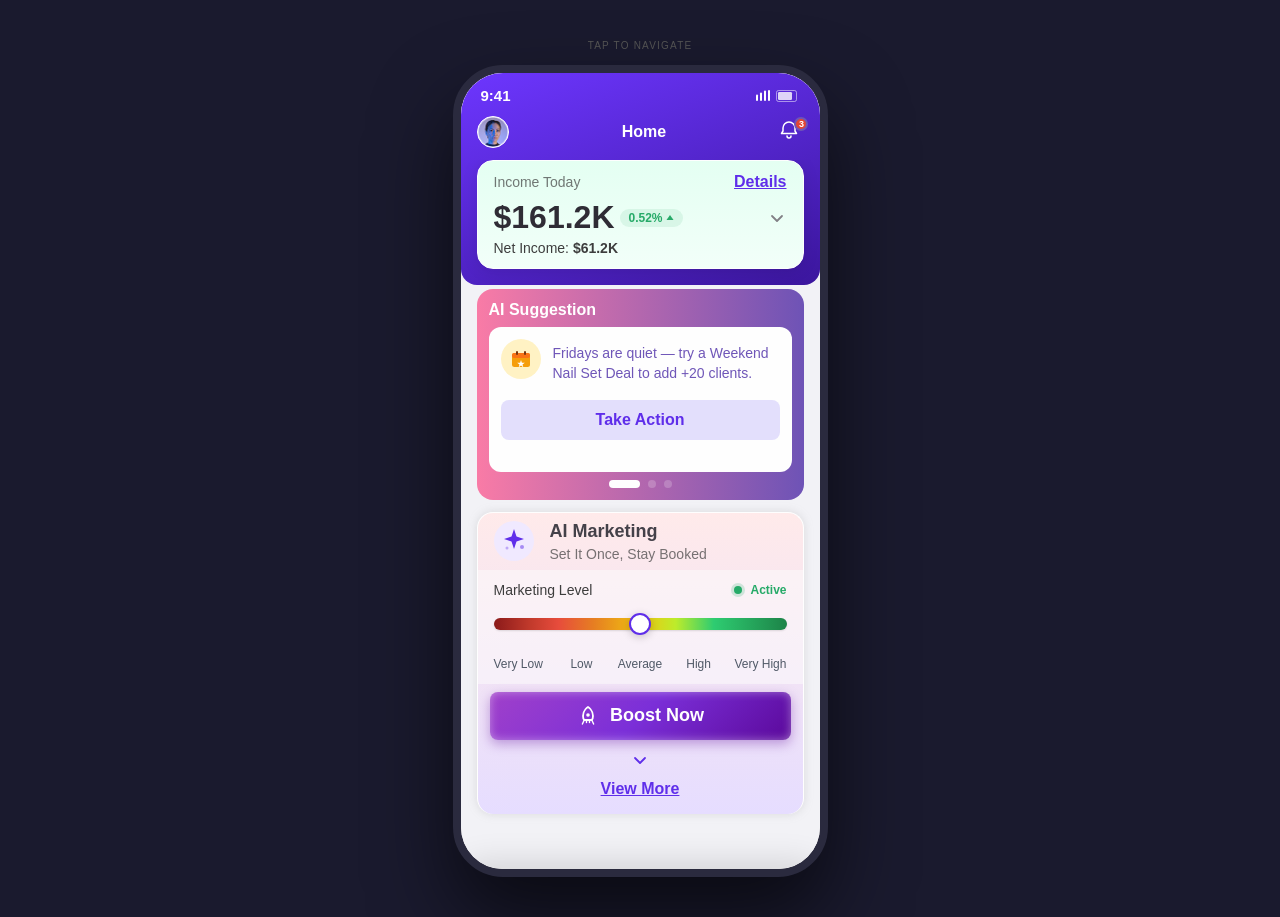
<file: v3-no-chatbot/index.html>
<!DOCTYPE html>
<html lang="en">
<head>
<meta charset="UTF-8">
<meta name="viewport" content="width=device-width, initial-scale=1.0">
<title>GCI – AI Marketing</title>
<link rel="stylesheet" href="../css/shared.css">
<link rel="stylesheet" href="css/style.css">
</head>
<body>
<div class="pw">
  <div class="plbl">Tap to navigate</div>
  <div class="phone">
  <div class="toast" id="draft-toast"><svg width="13" height="13" viewBox="0 0 13 13" fill="none"><path d="M2 6.5l3 3 6-6" stroke="#22C55E" stroke-width="1.8" stroke-linecap="round" stroke-linejoin="round"/></svg>Saved to Drafts</div>
  <div class="toast" id="ai-upd-toast"><svg width="13" height="13" viewBox="0 0 13 13" fill="none"><path d="M6.5 1L8 5.5L13 6.5L8 7.5L6.5 12L5 7.5L0 6.5L5 5.5Z" fill="#A78BFA"/></svg>AI updated your Campaign Draft</div>

  <!-- S-HOME: DASHBOARD HOME -->
  <div class="screen active" id="s-home">
    <div class="hm-hdr-bg"></div>
    <div class="hm-sb">
      <span class="hm-sbt">9:41</span>
      <div class="hm-sbi">
        <svg width="15" height="11" viewBox="0 0 15 11" fill="none"><rect x="0" y="4.5" width="2" height="6.5" rx="1" fill="white"/><rect x="4" y="2.5" width="2" height="8.5" rx="1" fill="white"/><rect x="8" y=".5" width="2" height="10.5" rx="1" fill="white"/><rect x="12" y="0" width="2" height="11" rx="1" fill="white"/></svg>
        <svg width="24" height="12" viewBox="0 0 24 12" fill="none"><rect x=".5" y=".5" width="20" height="11" rx="2" stroke="white" stroke-opacity=".5"/><rect x="2" y="2" width="14" height="8" rx="1.3" fill="white" opacity=".8"/></svg>
      </div>
    </div>
    <div class="hm-nav">
      <div class="hm-ava"><img src="../assets/images/image-avatar.png" width="32" height="32" alt=""/></div>
      <span class="hm-nav-title">Home</span>
      <div class="hm-notif">
        <svg width="20" height="20" viewBox="0 0 20 20" fill="none"><path d="M10 2a6 6 0 0 0-6 6v3l-1.5 2.5h15L16 11V8a6 6 0 0 0-6-6z" stroke="white" stroke-width="1.5" stroke-linecap="round" stroke-linejoin="round"/><path d="M8 16a2 2 0 0 0 4 0" stroke="white" stroke-width="1.5" stroke-linecap="round"/></svg>
        <div class="hm-badge">3</div>
      </div>
    </div>
    <div class="hm-scroll">

      <!-- Income Today -->
      <div class="hm-income-card">
        <div class="hm-income-top">
          <span class="hm-income-lbl">Income Today</span>
          <span class="hm-details-link">Details</span>
        </div>
        <div class="hm-income-main">
          <div class="hm-income-left">
            <span class="hm-income-val">$161.2K</span>
            <div class="hm-up-badge"><span>0.52%</span><svg width="10" height="10" viewBox="0 0 10 10" fill="none"><path d="M5 2L8.5 7H1.5L5 2z" fill="#26aa68"/></svg></div>
          </div>
          <svg width="20" height="20" viewBox="0 0 20 20" fill="none"><path d="M5 8l5 5 5-5" stroke="#828086" stroke-width="1.8" stroke-linecap="round" stroke-linejoin="round"/></svg>
        </div>
        <div class="hm-income-net">Net Income: <strong>$61.2K</strong></div>
      </div>

      <!-- AI Suggestion -->
      <div class="hm-sugg-wrap">
        <div class="hm-sugg-title">AI Suggestion</div>
        <div class="hm-sugg-scroll">
          <div class="hm-sugg-card">
            <div class="hm-sugg-card-body">
              <div class="hm-cal-ico"><svg width="22" height="18" viewBox="0 0 20 18" fill="none"><rect x="1" y="3" width="18" height="14" rx="2.5" fill="#f59e0b"/><rect x="1" y="3" width="18" height="5" rx="2" fill="#f97316"/><rect x="5" y="1" width="2" height="4" rx="1" fill="#78350f"/><rect x="13" y="1" width="2" height="4" rx="1" fill="#78350f"/><path d="M10 10l.9 2.7 2.9.1-2.3 1.7.8 2.8L10 15.6l-2.3 1.7.8-2.8-2.3-1.7 2.9-.1L10 10z" fill="#fff"/></svg></div>
              <p class="hm-sugg-txt">Fridays are quiet — try a Weekend Nail Set Deal to add +20 clients.</p>
            </div>
            <button class="hm-take-action">Take Action</button>
          </div>
          <div class="hm-sugg-card">
            <div class="hm-sugg-card-body">
              <div class="hm-cal-ico"><svg width="22" height="18" viewBox="0 0 20 18" fill="none"><rect x="1" y="3" width="18" height="14" rx="2.5" fill="#f59e0b"/><rect x="1" y="3" width="18" height="5" rx="2" fill="#f97316"/><rect x="5" y="1" width="2" height="4" rx="1" fill="#78350f"/><rect x="13" y="1" width="2" height="4" rx="1" fill="#78350f"/><path d="M10 10l.9 2.7 2.9.1-2.3 1.7.8 2.8L10 15.6l-2.3 1.7.8-2.8-2.3-1.7 2.9-.1L10 10z" fill="#fff"/></svg></div>
              <p class="hm-sugg-txt">Mother's Day is 7 days away — launch a 15% OFF campaign to fill your weekend.</p>
            </div>
            <button class="hm-take-action">Take Action</button>
          </div>
          <div class="hm-sugg-card">
            <div class="hm-sugg-card-body">
              <div class="hm-cal-ico"><svg width="22" height="18" viewBox="0 0 20 18" fill="none"><rect x="1" y="3" width="18" height="14" rx="2.5" fill="#f59e0b"/><rect x="1" y="3" width="18" height="5" rx="2" fill="#f97316"/><rect x="5" y="1" width="2" height="4" rx="1" fill="#78350f"/><rect x="13" y="1" width="2" height="4" rx="1" fill="#78350f"/><path d="M10 10l.9 2.7 2.9.1-2.3 1.7.8 2.8L10 15.6l-2.3 1.7.8-2.8-2.3-1.7 2.9-.1L10 10z" fill="#fff"/></svg></div>
              <p class="hm-sugg-txt">142 clients haven't visited in 60+ days — send a re-engagement offer today.</p>
            </div>
            <button class="hm-take-action">Take Action</button>
          </div>
        </div>
        <div class="hm-dots"><div class="hm-dot active"></div><div class="hm-dot"></div><div class="hm-dot"></div></div>
      </div>

      <!-- AI Marketing card -->
      <div class="hm-mkt-wrap">
        <div class="hm-mkt-card">
          <div class="hm-mkt-hdr">
            <div class="hm-mkt-ico">
              <svg width="40" height="40" viewBox="0 0 40 40" fill="none"><rect width="40" height="40" rx="20" fill="#f0e9ff"/><path d="M20 8l2.5 7.5L30 18l-7.5 2.5L20 28l-2.5-7.5L10 18l7.5-2.5L20 8z" fill="#5f2eea"/><circle cx="28" cy="26" r="2" fill="#5f2eea" opacity=".5"/><circle cx="13" cy="27" r="1.5" fill="#5f2eea" opacity=".35"/></svg>
            </div>
            <div class="hm-mkt-info">
              <span class="hm-mkt-title">AI Marketing</span>
              <span class="hm-mkt-sub">Set It Once, Stay Booked</span>
            </div>
          </div>
          <div class="hm-mkt-body">
            <div class="hm-mkt-row">
              <span class="hm-mkt-lbl">Marketing Level</span>
              <div class="hm-mkt-status"><div class="hm-status-dot"></div><span class="hm-status-txt">Active</span></div>
            </div>
            <div class="hm-slider-wrap">
              <div class="hm-slider-track"><div class="hm-slider-thumb"></div></div>
            </div>
            <div class="hm-slider-labels">
              <span style="text-align:left">Very Low</span>
              <span style="text-align:center">Low</span>
              <span style="text-align:center">Average</span>
              <span style="text-align:center">High</span>
              <span style="text-align:right">Very High</span>
            </div>
          </div>
          <button class="hm-boost-btn" onclick="goTo('s1')">
            <svg width="24" height="24" viewBox="0 0 24 24" fill="none"><path d="M12 3c0 0 5 3 5 9 0 2.5-1.2 4-1.2 4H8.2S7 14.5 7 12c0-6 5-9 5-9z" stroke="white" stroke-width="1.8" stroke-linejoin="round"/><path d="M8.2 16l-1.8 4M15.8 16l1.8 4M10.5 16v2.5M13.5 16v2.5" stroke="white" stroke-width="1.4" stroke-linecap="round"/><circle cx="12" cy="11" r="1.8" fill="white"/></svg>
            Boost Now
          </button>
          <div class="hm-chevron-down"><svg width="24" height="24" viewBox="0 0 24 24" fill="none"><path d="M7 10l5 5 5-5" stroke="#5f2eea" stroke-width="1.8" stroke-linecap="round" stroke-linejoin="round"/></svg></div>
          <button class="hm-view-more">View More</button>
        </div>
      </div>

    </div>
  </div>

  <!-- S1: BOOST AI MARKETING -->
  <div class="screen" id="s1">
    <div class="sb"><span class="sbt">9:41</span><div class="sbi"><svg width="15" height="11" viewBox="0 0 15 11" fill="white"><rect x="0" y="4.5" width="2" height="6.5" rx="1"/><rect x="4" y="2.5" width="2" height="8.5" rx="1"/><rect x="8" y=".5" width="2" height="10.5" rx="1"/><rect x="12" y="0" width="2" height="11" rx="1"/></svg><svg width="24" height="12" viewBox="0 0 24 12" fill="none"><rect x=".5" y=".5" width="20" height="11" rx="2" stroke="white" stroke-opacity=".5"/><rect x="2" y="2" width="14" height="8" rx="1.3" fill="white" opacity=".8"/></svg></div></div>
    <div class="s1-hdr">
      <button class="s1-back" onclick="goTo('s-home')"><svg width="20" height="20" viewBox="0 0 20 20" fill="none"><path d="M13 4L7 10L13 16" stroke="white" stroke-width="2" stroke-linecap="round" stroke-linejoin="round"/></svg></button>
      <span class="s1-hdr-ttl">Boost AI Marketing</span>
      <div style="width:20px"></div>
    </div>
    <div class="s1-scroll">

      <!-- AI Campaigns -->
      <div class="s1-sec s1-wht">
        <div class="s1-sec-ttl">AI Campaigns Ready to Use</div>
        <div class="qs-grid">
          <div class="qs-card" onclick="startFlow('Create a Mother\'s Day campaign for me.')">
            <div class="qs-ico" style="background:#D1FAE5"><img src="../assets/icons/icon-mothers-day.svg" width="20" height="20" alt=""/></div>
            <div class="qs-cnt">
              <div class="qs-name">Mother's Day 🌸</div>
              <div class="qs-desc">Peak nail weekend of the year — last May brought 89 new bookings in 5 days</div>
            </div>
            <div class="qs-tag" style="background:rgba(38,170,104,0.1);color:#26aa68">3.2x bookings</div>
          </div>
          <div class="qs-card" onclick="startFlow('Bring back inactive customers.')">
            <div class="qs-ico" style="background:#E3DFFC"><img src="../assets/icons/icon-bring-back.svg" width="20" height="20" alt=""/></div>
            <div class="qs-cnt">
              <div class="qs-name">Bring Them Back</div>
              <div class="qs-desc">Clients quiet 60+ days. One SMS brings 1 in 4 back within a week</div>
            </div>
            <div class="qs-tag" style="background:#E3DFFC;color:#5f2eea">23% return rate</div>
          </div>
          <div class="qs-card" onclick="startFlow('Create a Summer Sale campaign to boost bookings.')">
            <div class="qs-ico" style="background:#FFF0E0"><img src="../assets/icons/icon-summer-sale.svg" width="20" height="20" alt=""/></div>
            <div class="qs-cnt">
              <div class="qs-name">Summer Sale ☀️</div>
              <div class="qs-desc">Beat the slow season — a flash deal sent Tuesday morning fills your week within 48 hours</div>
            </div>
            <div class="qs-tag" style="background:#FFF0E0;color:#F97316">+48h bookings</div>
          </div>
          <div class="qs-card" onclick="startFlow('Send a Happy Friday message to fill weekend slots.')">
            <div class="qs-ico" style="background:#FDF0C1"><img src="../assets/icons/icon-happy-friday.svg" width="20" height="20" alt=""/></div>
            <div class="qs-cnt">
              <div class="qs-name">Happy Friday 🎉</div>
              <div class="qs-desc">Send Thursday afternoon, fill your weekend. Clients who hear from you weekly book 2× more often</div>
            </div>
            <div class="qs-tag" style="background:#FDF0C1;color:#d16816">2× more visits</div>
          </div>
        </div>
      </div>

      <!-- Campaigns Running Now -->
      <div class="s1-sec s1-prpl" style="display:none">
        <div class="s1-sec-ttl">Campaigns Running Now</div>
        <div class="rc-card">
          <div class="rc-top">
            <span class="rc-nm">"We Miss You" Re-engagement</span>
            <div class="rc-status-act"><svg width="8" height="8" viewBox="0 0 8 8"><circle cx="4" cy="4" r="4" fill="#26aa68"/></svg>Active</div>
          </div>
          <div class="rc-prog">
            <div class="rc-dates"><span>Start 01/04/2026</span><span>End 30/04/2026</span></div>
            <div class="rc-bar-bg"><div class="rc-bar-fill" style="width:65%;background:#e7a816"></div></div>
          </div>
          <div class="rc-hdiv"></div>
          <div class="rc-info">
            <div class="rc-col"><div class="rc-mlbl">Income</div><div class="rc-mval">$4.2K</div></div>
            <div class="rc-vdiv"></div>
            <div class="rc-col"><div class="rc-mlbl">Booking Rate</div><div class="rc-mval">23%</div></div>
          </div>
        </div>
        <div class="rc-card">
          <div class="rc-top">
            <span class="rc-nm">VIP Birthday Offer</span>
            <div class="rc-status-done"><svg width="16" height="16" viewBox="0 0 16 16" fill="none"><rect x="1" y="1" width="14" height="14" rx="4" fill="#e8f0fd"/><path d="M5 8l2 2 4-4" stroke="#1c6bea" stroke-width="1.5" stroke-linecap="round" stroke-linejoin="round"/></svg>Completed</div>
          </div>
          <div class="rc-prog">
            <div class="rc-dates"><span>Start 01/03/2026</span><span>End 31/03/2026</span></div>
            <div class="rc-bar-bg"><div class="rc-bar-fill" style="width:100%;background:#1c6bea"></div></div>
          </div>
          <div class="rc-hdiv"></div>
          <div class="rc-info">
            <div class="rc-col"><div class="rc-mlbl">Income</div><div class="rc-mval">$98.4K</div></div>
            <div class="rc-vdiv"></div>
            <div class="rc-col"><div class="rc-mlbl">Booking Rate</div><div class="rc-mval">80%</div></div>
          </div>
        </div>
      </div>

      <!-- Draft Campaigns -->
      <div class="s1-sec s1-grad">
        <div class="s1-sec-ttl">Your Draft Campaigns</div>
        <div class="draft-card" id="draft-list">
          <div class="rrow" onclick="goTo('s3')">
            <div class="rdot" style="background:#F59E0B"></div>
            <div class="rrow-info">
              <div class="rnm">Summer Flash Sale</div>
              <div class="rsub">All clients · 15% Off · Apr 29</div>
            </div>
            <svg width="16" height="16" viewBox="0 0 16 16" fill="none"><path d="M6 4l4 4-4 4" stroke="#828086" stroke-width="1.5" stroke-linecap="round" stroke-linejoin="round"/></svg>
          </div>
          <div class="rrow-sep"></div>
          <div class="rrow" onclick="goTo('s3')">
            <div class="rdot" style="background:#F59E0B"></div>
            <div class="rrow-info">
              <div class="rnm">Loyalty Reward Announcement</div>
              <div class="rsub">VIP clients · 10% Off · Feb 14</div>
            </div>
            <svg width="16" height="16" viewBox="0 0 16 16" fill="none"><path d="M6 4l4 4-4 4" stroke="#828086" stroke-width="1.5" stroke-linecap="round" stroke-linejoin="round"/></svg>
          </div>
        </div>
      </div>

    </div>
  </div>

  <!-- S3: CAMPAIGN (Draft + Review combined) -->
  <div class="screen" id="s3">
    <div class="sb"><span class="sbt">9:41</span><div class="sbi"><svg width="15" height="11" viewBox="0 0 15 11" fill="#1A1A2E"><rect x="0" y="4.5" width="2" height="6.5" rx="1"/><rect x="4" y="2.5" width="2" height="8.5" rx="1"/><rect x="8" y=".5" width="2" height="10.5" rx="1"/><rect x="12" y="0" width="2" height="11" rx="1"/></svg><svg width="24" height="12" viewBox="0 0 24 12" fill="none"><rect x=".5" y=".5" width="20" height="11" rx="2" stroke="#1A1A2E" stroke-opacity=".3"/><rect x="2" y="2" width="14" height="8" rx="1.3" fill="#1A1A2E" opacity=".8"/></svg></div></div>
    <div class="topnav"><div class="back" onclick="showBackConfirm()"><svg width="13" height="13" viewBox="0 0 13 13" fill="none"><path d="M9 2L4 6.5L9 11" stroke="#7C5CBF" stroke-width="1.8" stroke-linecap="round" stroke-linejoin="round"/></svg></div><span class="topnav-title">Promotion Campaign</span><div class="ready-badge topnav-badge"><svg width="9" height="9" viewBox="0 0 11 11" fill="none"><path d="M2 5.5l2.5 2.5 4.5-4.5" stroke="white" stroke-width="1.8" stroke-linecap="round" stroke-linejoin="round"/></svg>AI Generated</div></div>
    <div style="flex:1;display:flex;flex-direction:column;overflow:hidden;min-height:0">
      <div class="rv-scroll">

        <!-- 1. Campaign header + 6 stats -->
        <div class="camp-header">
          <div class="camp-name">Mother's Day Special 🌸</div>
          <div class="camp-desc">A soft, personal tone builds loyalty and brings back up to 23% of clients.</div>
          <div class="camp-stats">
            <div class="camp-stat"><div class="camp-stat-lbl">AUDIENCE <i class="tip-ico" onclick="showTip(this,'Regular &amp; VIP clients who visited in the past year')">i</i></div><div class="camp-stat-val" id="rv-target">All Clients</div><div class="camp-stat-sub">~420 people</div></div>
            <div class="camp-stat"><div class="camp-stat-lbl">EST. INCOME EARNED</div><div class="camp-stat-val">~$16,900</div></div>
            <div class="camp-stat"><div class="camp-stat-lbl">OFFER</div><div class="camp-stat-val">15% OFF</div></div>
            <div class="camp-stat"><div class="camp-stat-lbl">TONE</div><div class="camp-stat-val">Warm & Personal</div></div>
            <div class="camp-stat"><div class="camp-stat-lbl">SCHEDULE</div><div class="camp-stat-val">Apr 29 – May 6</div><div class="camp-stat-sub">7 days</div></div>
            <div class="camp-stat"><div class="camp-stat-lbl">SEND TIME <i class="tip-ico" onclick="showTip(this,'Peak open-rate window for salon SMS campaigns')">i</i></div><div class="camp-stat-val">Tue &amp; Thu</div><div class="camp-stat-sub">10:00 AM</div></div>
          </div>
        </div>

        <!-- 2. Message Preview -->
        <div class="msg-card">
          <div class="msg-hd-row">
            <span class="msg-hd-lbl">Message Preview</span>
            <button class="btn-regen" id="btn-regen" onclick="regenMsg()"><svg width="16" height="16" viewBox="0 0 16 16" fill="none"><path d="M14 8A6 6 0 1 1 10.5 3" stroke="white" stroke-width="1.8" stroke-linecap="round"/><path d="M10.5 1v3H13.5" stroke="white" stroke-width="1.8" stroke-linecap="round" stroke-linejoin="round"/></svg>Regenerate</button>
          </div>
          <div class="msg-bubble">
            <div id="sms-msg">
              <div class="msg-tag">SMS MESSAGE</div>
              <div class="msg-txt">Hi <span class="msg-hl">[Name]</span>, Mother's Day is almost here! Enjoy 15% OFF your next visit. Treat yourself or gift someone special a relaxing nail session. Book this weekend!</div>
            </div>
          </div>
        </div>

      </div>
      <div class="actions-bar">
        <div class="ai-sheet-trigger" id="ai-upd-notif" onclick="openAiSheet()">
          <div class="ai-sheet-handle"></div>
        </div>
        <div class="ai-chat-wrap">
          <input class="ai-chat-inp" id="ai-chat-inp" type="text" placeholder="Ask AI to tweak this campaign…" onkeydown="if(event.key==='Enter')sendAiEdit()"/>
          <button class="ai-chat-mic" onclick="void 0"><svg width="15" height="15" viewBox="0 0 15 15" fill="none"><rect x="4.5" y="1" width="6" height="9" rx="3" stroke="white" stroke-width="1.4"/><path d="M2 7.5C2 10.5 4.5 13 7.5 13s5.5-2.5 5.5-5.5" stroke="white" stroke-width="1.4" stroke-linecap="round"/><path d="M7.5 13v1.5" stroke="white" stroke-width="1.4" stroke-linecap="round"/></svg></button>
          <button class="ai-chat-send" onclick="sendAiEdit()"><svg width="15" height="15" viewBox="0 0 15 15" fill="none"><path d="M13 7.5L2 2.5l2.5 5-2.5 5L13 7.5z" fill="white"/></svg></button>
        </div>
        <div class="actions-btn-row">
          <button class="btn btn-secondary btn-save-draft-sm" onclick="saveDraft()">Save Draft</button>
          <button class="btn btn-primary btn-approve-lg" onclick="showLaunchConfirm()">Launch Campaign</button>
        </div>
      </div>
    </div>
  </div>

  <!-- S5: SUCCESS -->
  <div class="screen" id="s6">
    <div class="sb"><span class="sbt">9:41</span><div class="sbi"><svg width="15" height="11" viewBox="0 0 15 11" fill="#1A1A2E"><rect x="0" y="4.5" width="2" height="6.5" rx="1"/><rect x="4" y="2.5" width="2" height="8.5" rx="1"/><rect x="8" y=".5" width="2" height="10.5" rx="1"/><rect x="12" y="0" width="2" height="11" rx="1"/></svg><svg width="24" height="12" viewBox="0 0 24 12" fill="none"><rect x=".5" y=".5" width="20" height="11" rx="2" stroke="#1A1A2E" stroke-opacity=".3"/><rect x="2" y="2" width="14" height="8" rx="1.3" fill="#1A1A2E" opacity=".8"/></svg></div></div>
    <div class="sw">
      <div class="sw-top">
        <div class="sw-hero">
          <div class="s-ico-v2"><svg width="38" height="38" viewBox="0 0 38 38" fill="none"><path d="M7 19l8.5 8.5L31 11" stroke="white" stroke-width="3.5" stroke-linecap="round" stroke-linejoin="round"/></svg></div>
          <div class="s-title">Campaign Launched 🎉</div>
          <div class="s-sub">Your "Mother's Day Special" campaign is now scheduled and will start reaching clients on Apr 29, 2026.</div>
        </div>
        <div class="apv-card">
          <div class="apv-hd">
            <div class="apv-ico"><svg width="16" height="16" viewBox="0 0 16 16" fill="none"><path d="M2 14L8 8M10 2l.6 2L13 5l-2 .6L10 8l-.6-2L7 5l2-.6L10 2z" stroke="#5f2eea" stroke-width="1.3" stroke-linecap="round" stroke-linejoin="round"/><circle cx="4.5" cy="11" r=".8" fill="#5f2eea"/></svg></div>
            <span class="apv-hd-lbl">Campaign Details</span>
          </div>
          <div class="apv-divider"></div>
          <div class="apv-row"><span class="apv-lbl">Target audience</span><span class="apv-val">420 clients</span></div>
          <div class="apv-row"><span class="apv-lbl">Schedule</span><span class="apv-val">Apr 29 – May 6 · 7 days</span></div>
          <div class="apv-row"><span class="apv-lbl">Offer</span><span class="apv-val">15% OFF</span></div>
          <div class="apv-row"><span class="apv-lbl">Booking rate</span><span class="apv-val green">70% (≈294 bookings)</span></div>
          <div class="apv-row"><span class="apv-lbl">Est. income earned</span><span class="apv-val green">~$16,900</span></div>
          <div class="apv-row last"><span class="apv-lbl">First message sends</span><span class="apv-val">Apr 29 · 10:00 AM</span></div>
        </div>
      </div>
      <button class="btn btn-primary btn-done" onclick="resetAll()">Back to AI Marketing</button>
    </div>
  </div>

  <!-- S3B: AI REVISE CHAT -->
  <div class="screen" id="s3b">
    <div class="sb"><span class="sbt">9:41</span><div class="sbi"><svg width="15" height="11" viewBox="0 0 15 11" fill="#1A1A2E"><rect x="0" y="4.5" width="2" height="6.5" rx="1"/><rect x="4" y="2.5" width="2" height="8.5" rx="1"/><rect x="8" y=".5" width="2" height="10.5" rx="1"/><rect x="12" y="0" width="2" height="11" rx="1"/></svg><svg width="24" height="12" viewBox="0 0 24 12" fill="none"><rect x=".5" y=".5" width="20" height="11" rx="2" stroke="#1A1A2E" stroke-opacity=".3"/><rect x="2" y="2" width="14" height="8" rx="1.3" fill="#1A1A2E" opacity=".8"/></svg></div></div>
    <div class="aie-nav">
      <button class="aie-back" onclick="goTo('s3')"><svg width="13" height="13" viewBox="0 0 13 13" fill="none"><path d="M9 2L4 6.5L9 11" stroke="#7C5CBF" stroke-width="1.8" stroke-linecap="round" stroke-linejoin="round"/></svg></button>
      <div class="aie-ava"><svg width="20" height="20" viewBox="0 0 20 20" fill="none"><path d="M10 2L12.2 8L18 10L12.2 12L10 18L7.8 12L2 10L7.8 8Z" fill="white"/></svg></div>
      <div class="aie-info">
        <div class="aie-name">AI Assistant</div>
        <div class="aie-sub"><span class="aie-sub-dot"></span>Revising campaign</div>
      </div>
    </div>
    <div class="aie-ctx">
      <div class="aie-ctx-pill"><svg width="10" height="10" viewBox="0 0 10 10" fill="none"><path d="M5 0.5L6.2 3.8L9.5 5L6.2 6.2L5 9.5L3.8 6.2L0.5 5L3.8 3.8Z" fill="#A78BFA"/></svg>Mother's Day Campaign · All Clients</div>
    </div>
    <div class="aie-chat">
      <div class="br u"><div class="b usr">Make it more premium and don't use discount language.</div></div>
      <div class="br" style="align-items:flex-start">
        <div class="bav" style="margin-top:0"><svg width="13" height="13" viewBox="0 0 13 13" fill="none"><path d="M6.5 1L8 5.5L13 6.5L8 7.5L6.5 12L5 7.5L0 6.5L5 5.5Z" fill="white"/></svg></div>
        <div style="flex:1;min-width:0">
          <div class="b ai" style="display:inline-block">Done! Elevated the tone and removed all promotional language.</div>
          <div class="wc-card">
            <div class="wc-hd"><div class="wc-ico"><svg width="11" height="11" viewBox="0 0 11 11" fill="none"><path d="M1.5 5.5h8M6.5 3L9 5.5 6.5 8" stroke="white" stroke-width="1.5" stroke-linecap="round" stroke-linejoin="round"/></svg></div><span class="wc-hd-lbl">What changed</span></div>
            <div class="wc-row"><div class="wc-dot" style="background:#F4A4C0"></div><span class="wc-lbl">Tone</span><span class="wc-val">Premium &amp; refined</span></div>
            <div class="wc-row"><div class="wc-dot" style="background:#A78BFA"></div><span class="wc-lbl">Language</span><span class="wc-val">No discount wording</span></div>
            <div class="wc-row"><div class="wc-dot" style="background:#7C5CBF"></div><span class="wc-lbl">CTA</span><span class="wc-val">Luxury positioning</span></div>
          </div>
        </div>
      </div>
      <div class="br u"><div class="b usr">Change the send time to Friday morning.</div></div>
      <div class="br" style="align-items:flex-start">
        <div class="bav" style="margin-top:0"><svg width="13" height="13" viewBox="0 0 13 13" fill="none"><path d="M6.5 1L8 5.5L13 6.5L8 7.5L6.5 12L5 7.5L0 6.5L5 5.5Z" fill="white"/></svg></div>
        <div style="flex:1;min-width:0">
          <div class="b ai" style="display:inline-block">Updated! Friday 10am — peak open-rate window for salon clients.</div>
          <div class="wc-card">
            <div class="wc-hd"><div class="wc-ico"><svg width="11" height="11" viewBox="0 0 11 11" fill="none"><path d="M1.5 5.5h8M6.5 3L9 5.5 6.5 8" stroke="white" stroke-width="1.5" stroke-linecap="round" stroke-linejoin="round"/></svg></div><span class="wc-hd-lbl">What changed</span></div>
            <div class="wc-row"><div class="wc-dot" style="background:#E88F6E"></div><span class="wc-lbl">Timing</span><span class="wc-val">Fri · 10:00 AM</span></div>
            <div class="wc-row"><div class="wc-dot" style="background:#A78BFA"></div><span class="wc-lbl">CTA</span><span class="wc-val">"Reserve your appointment →"</span></div>
          </div>
        </div>
      </div>
    </div>
    <!-- <div class="aie-bottom">
      <button class="btn-approve-v2" onclick="goTo('s3')"><div class="shine"></div><svg width="15" height="15" viewBox="0 0 15 15" fill="none"><path d="M13 7.5L2 2.5l2.5 5-2.5 5L13 7.5z" fill="white"/></svg>Save Version</button>
      <div class="inp-row" style="padding-bottom:22px">
        <input class="ci" placeholder="Ask to refine further..."/>
        <button class="mic-b"><svg width="15" height="15" viewBox="0 0 15 15" fill="none"><rect x="4.5" y="1" width="6" height="9" rx="3" stroke="white" stroke-width="1.4"/><path d="M2 7.5C2 10.5 4.5 13 7.5 13s5.5-2.5 5.5-5.5" stroke="white" stroke-width="1.4" stroke-linecap="round"/><path d="M7.5 13v1.5" stroke="white" stroke-width="1.4" stroke-linecap="round"/></svg></button>
        <button class="snd-b"><svg width="15" height="15" viewBox="0 0 15 15" fill="none"><path d="M13 7.5L2 2.5l2.5 5-2.5 5L13 7.5z" fill="white"/></svg></button>
      </div>
    </div> -->
  </div>

  <!-- S5M: MANUAL EDIT -->
  <div class="screen" id="s5m">
    <div class="sb"><span class="sbt">9:41</span><div class="sbi"><svg width="15" height="11" viewBox="0 0 15 11" fill="#1A1A2E"><rect x="0" y="4.5" width="2" height="6.5" rx="1"/><rect x="4" y="2.5" width="2" height="8.5" rx="1"/><rect x="8" y=".5" width="2" height="10.5" rx="1"/><rect x="12" y="0" width="2" height="11" rx="1"/></svg><svg width="24" height="12" viewBox="0 0 24 12" fill="none"><rect x=".5" y=".5" width="20" height="11" rx="2" stroke="#1A1A2E" stroke-opacity=".3"/><rect x="2" y="2" width="14" height="8" rx="1.3" fill="#1A1A2E" opacity=".8"/></svg></div></div>
    <div class="topnav"><div class="back" onclick="goTo('s3')"><svg width="13" height="13" viewBox="0 0 13 13" fill="none"><path d="M9 2L4 6.5L9 11" stroke="#7C5CBF" stroke-width="1.8" stroke-linecap="round" stroke-linejoin="round"/></svg></div><span class="topnav-title">Edit Campaign</span></div>
    <div style="flex:1;display:flex;flex-direction:column;overflow:hidden;min-height:0"><div class="me-scroll">

      <div class="me-section">
        <div class="me-lbl">CAMPAIGN NAME</div>
        <input class="me-input" id="me-name" value="Mother's Day Special 🌸" />
      </div>

      <div class="me-section">
        <div class="me-lbl">OBJECTIVE</div>
        <textarea class="me-textarea" id="me-obj" rows="3">Re-engage lapsed customers</textarea>
      </div>

      <div class="me-section">
        <div class="me-lbl">AUDIENCE</div>
        <div class="me-chips" id="me-audience-chips">
          <div class="me-chip on" onclick="pickOne(this,'me-audience-chips')">Return Clients</div>
          <div class="me-chip" onclick="pickOne(this,'me-audience-chips')">New Clients</div>
          <div class="me-chip" onclick="pickOne(this,'me-audience-chips')">All Clients</div>
        </div>
      </div>

      <div class="me-section">
        <div class="me-lbl">TONE <span style="color:#C4B5FD;font-weight:400">· pick multiple</span></div>
        <div class="me-chips" id="me-tone-chips">
          <div class="me-chip on" onclick="pickMulti(this)">Warm &amp; Personal</div>
          <div class="me-chip" onclick="pickMulti(this)">Exciting &amp; Urgent</div>
          <div class="me-chip" onclick="pickMulti(this)">Professional</div>
          <div class="me-chip" onclick="pickMulti(this)">Playful</div>
        </div>
      </div>

      <div class="me-section">
        <div class="me-lbl">OFFER</div>
        <div class="me-chips" id="me-offer-chips">
          <div class="me-chip on" onclick="pickOne(this,'me-offer-chips')">No discount</div>
          <div class="me-chip" onclick="pickOne(this,'me-offer-chips')">% Discount</div>
          <div class="me-chip" onclick="pickOne(this,'me-offer-chips')">Free Add-on</div>
        </div>
        <div id="me-offer-input-wrap" style="display:none;margin-top:10px">
          <input class="me-input" id="me-offer-val" placeholder="e.g. 15% off this weekend" />
        </div>
      </div>

      <div class="me-section">
        <div class="me-lbl">MESSAGE</div>
        <textarea class="me-textarea" id="me-msg" rows="4">Hi [Name], Mother's Day is almost here 🌸 Treat yourself or gift someone special a relaxing nail session. We'd love to celebrate with you this weekend!</textarea>
        <div style="font-size:11px;color:#A78BFA;margin-top:6px;display:flex;align-items:center;gap:4px"><svg width="11" height="11" viewBox="0 0 11 11" fill="none"><circle cx="5.5" cy="5.5" r="4.5" stroke="#A78BFA" stroke-width="1"/><path d="M5.5 4v3M5.5 8v.5" stroke="#A78BFA" stroke-width="1" stroke-linecap="round"/></svg>[Name] will be replaced with each client's first name</div>
      </div>

      <div class="me-section">
        <div class="me-lbl">DURATION</div>
        <div class="me-chips" id="me-dur-chips">
          <div class="me-chip" onclick="pickOne(this,'me-dur-chips')">1 week</div>
          <div class="me-chip on" onclick="pickOne(this,'me-dur-chips')">2 weeks</div>
          <div class="me-chip" onclick="pickOne(this,'me-dur-chips')">1 month</div>
        </div>
      </div>

    </div></div>
    <div class="me-actions">
      <button class="me-save" onclick="saveManual()">
        <div class="shine"></div>
        <svg width="15" height="15" viewBox="0 0 15 15" fill="none"><path d="M2.5 7.5l4 4 6.5-6.5" stroke="white" stroke-width="2" stroke-linecap="round" stroke-linejoin="round"/></svg>
        Save &amp; Back to Review
      </button>
      <button class="me-cancel" onclick="goTo('s3')">Cancel</button>
    </div>
  </div>

  <!-- BACK CONFIRM MODAL -->
  <!-- LAUNCH CONFIRM MODAL -->
  <div class="modal-backdrop" id="launch-modal-backdrop"></div>
  <div class="modal" id="launch-modal">
    <button class="modal-close" onclick="closeLaunchModal()" aria-label="Close"><svg width="10" height="10" viewBox="0 0 10 10" fill="none"><path d="M1 1l8 8M9 1L1 9" stroke="#5C5867" stroke-width="1.6" stroke-linecap="round"/></svg></button>
    <div class="modal-icon">
      <svg width="24" height="24" viewBox="0 0 24 24" fill="none"><path d="M12 2L14.5 8.5L21 9.5L16 14L17.5 21L12 17.5L6.5 21L8 14L3 9.5L9.5 8.5L12 2Z" fill="#5f2eea"/></svg>
    </div>
    <div class="modal-title">Launch this campaign?</div>
    <div class="modal-sub">Your campaign will start reaching clients on the scheduled date and time.</div>
    <div class="modal-actions">
      <button class="btn btn-secondary modal-btn" onclick="closeLaunchModal()">Cancel</button>
      <button class="btn btn-primary modal-btn" onclick="confirmLaunch()">Launch</button>
    </div>
  </div>

  <div class="modal-backdrop" id="back-modal-backdrop"></div>
  <div class="modal" id="back-modal">
    <button class="modal-close" onclick="closeBackModal()" aria-label="Close"><svg width="10" height="10" viewBox="0 0 10 10" fill="none"><path d="M1 1l8 8M9 1L1 9" stroke="#5C5867" stroke-width="1.6" stroke-linecap="round"/></svg></button>
    <div class="modal-icon">
      <svg width="24" height="24" viewBox="0 0 24 24" fill="none"><path d="M12 2C6.48 2 2 6.48 2 12s4.48 10 10 10 10-4.48 10-10S17.52 2 12 2zm0 11c-.55 0-1-.45-1-1V8c0-.55.45-1 1-1s1 .45 1 1v4c0 .55-.45 1-1 1zm1 4h-2v-2h2v2z" fill="#5f2eea"/></svg>
    </div>
    <div class="modal-title">Save before leaving?</div>
    <div class="modal-sub">Your campaign draft will be lost if you leave without saving.</div>
    <div class="modal-actions">
      <button class="btn btn-secondary modal-btn" onclick="confirmDiscard()">Discard</button>
      <button class="btn btn-primary modal-btn" onclick="saveDraft();closeBackModal()">Save Draft</button>
    </div>
  </div>


  <!-- AI REVISE SHEET -->
  <div class="ai-sheet-backdrop" id="ai-sheet-backdrop" onclick="closeAiSheet()"></div>
  <div class="ai-sheet" id="ai-sheet">
    <div class="ai-sheet-handle-row"><div class="ai-sheet-handle"></div></div>
    <div class="ai-sheet-hd">
      <div class="ai-sheet-hd-left">
        <img class="ai-sheet-ava-lg" src="../assets/icons/icon-cat-bot.png" width="48" height="48" alt=""/>
        <div class="ai-sheet-hd-info">
          <span class="ai-sheet-title">AI Assistant</span>
          <div class="ai-sheet-hd-sub">
            <div class="ai-sheet-status-dot"></div>
            <span class="ai-sheet-status-txt">Revising campaign</span>
          </div>
        </div>
      </div>
      <button class="ai-sheet-close" onclick="closeAiSheet()"><svg width="8" height="8" viewBox="0 0 8 8" fill="none"><path d="M1 1l6 6M7 1L1 7" stroke="#444149" stroke-width="1.5" stroke-linecap="round"/></svg></button>
    </div>
    <div class="ai-sheet-chat" id="ai-sheet-chat"></div>
    <div class="ai-sheet-inp-row">
      <div class="ai-sheet-chatbox">
        <input class="ai-sheet-inp" id="ai-sheet-inp-field" type="text" placeholder="Ask AI to tweak campaign" onkeydown="if(event.key==='Enter')sendSheetEdit()"/>
        <div class="ai-sheet-inp-btns">
          <button class="ai-sheet-mic" onclick="void 0"><svg width="16" height="16" viewBox="0 0 15 15" fill="none"><rect x="4.5" y="1" width="6" height="9" rx="3" stroke="white" stroke-width="1.4"/><path d="M2 7.5C2 10.5 4.5 13 7.5 13s5.5-2.5 5.5-5.5" stroke="white" stroke-width="1.4" stroke-linecap="round"/><path d="M7.5 13v1.5" stroke="white" stroke-width="1.4" stroke-linecap="round"/></svg></button>
          <button class="ai-sheet-send" onclick="sendSheetEdit()"><svg width="16" height="16" viewBox="0 0 15 15" fill="none"><path d="M13 7.5L2 2.5l2.5 5-2.5 5L13 7.5z" fill="white"/></svg></button>
        </div>
      </div>
    </div>
  </div>

  </div>
</div>
<script src="js/script.js"></script>
</html>
</file>
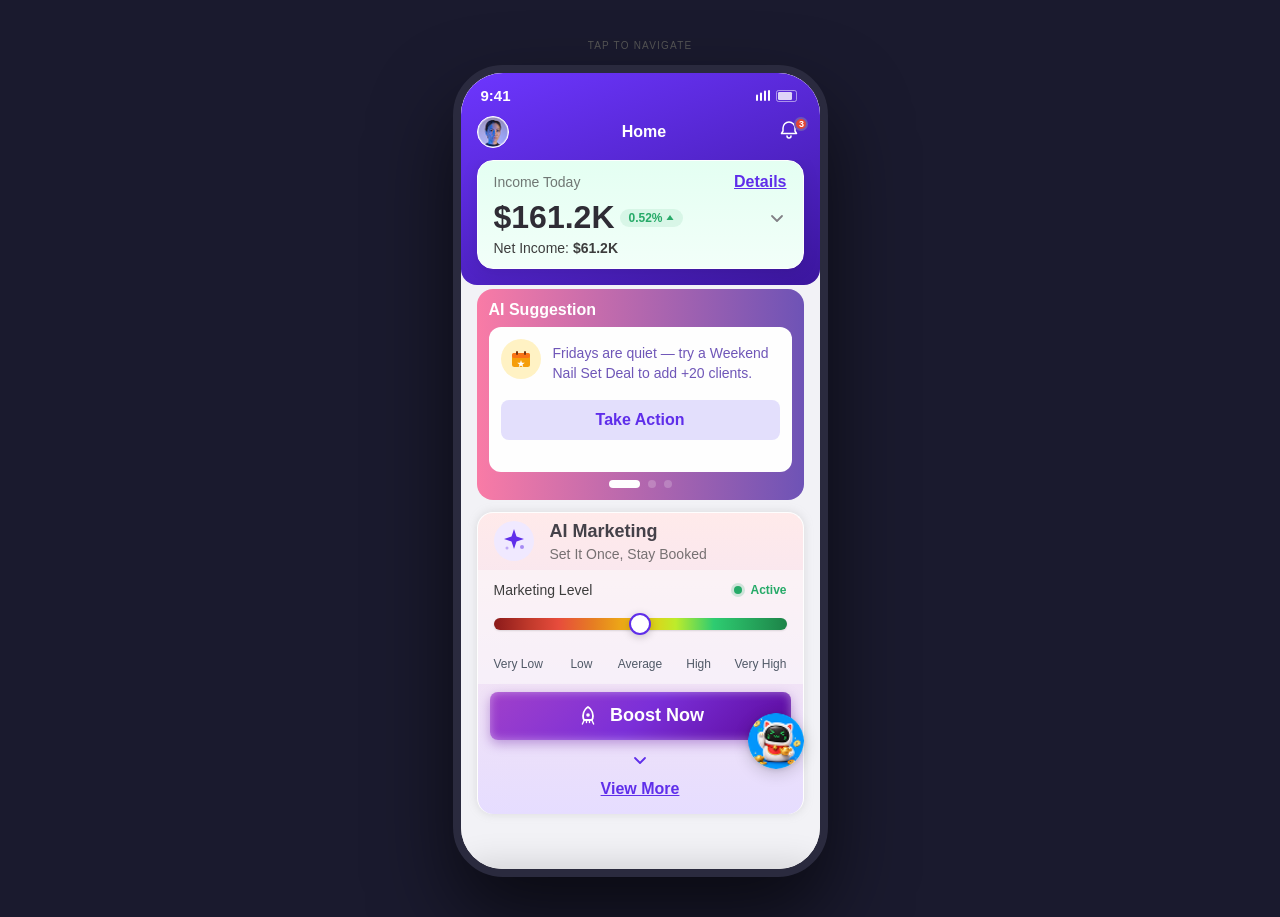
<file: v4/index.html>
<!DOCTYPE html>
<html lang="en">
<head>
<meta charset="UTF-8">
<meta name="viewport" content="width=device-width, initial-scale=1.0">
<title>GCI – AI Marketing</title>
<link rel="stylesheet" href="../css/shared.css">
<link rel="stylesheet" href="css/style.css">
</head>
<body>
<div class="pw">
  <div class="plbl">Tap to navigate</div>
  <div class="phone">
  <div class="toast" id="draft-toast"><svg width="13" height="13" viewBox="0 0 13 13" fill="none"><path d="M2 6.5l3 3 6-6" stroke="#22C55E" stroke-width="1.8" stroke-linecap="round" stroke-linejoin="round"/></svg>Saved to Drafts</div>
  <div class="toast" id="ai-upd-toast"><svg width="13" height="13" viewBox="0 0 13 13" fill="none"><path d="M6.5 1L8 5.5L13 6.5L8 7.5L6.5 12L5 7.5L0 6.5L5 5.5Z" fill="#A78BFA"/></svg>AI updated your Campaign Draft</div>

  <!-- S-HOME: DASHBOARD HOME -->
  <div class="screen active" id="s-home">
    <div class="hm-hdr-bg"></div>
    <div class="hm-sb">
      <span class="hm-sbt">9:41</span>
      <div class="hm-sbi">
        <svg width="15" height="11" viewBox="0 0 15 11" fill="none"><rect x="0" y="4.5" width="2" height="6.5" rx="1" fill="white"/><rect x="4" y="2.5" width="2" height="8.5" rx="1" fill="white"/><rect x="8" y=".5" width="2" height="10.5" rx="1" fill="white"/><rect x="12" y="0" width="2" height="11" rx="1" fill="white"/></svg>
        <svg width="24" height="12" viewBox="0 0 24 12" fill="none"><rect x=".5" y=".5" width="20" height="11" rx="2" stroke="white" stroke-opacity=".5"/><rect x="2" y="2" width="14" height="8" rx="1.3" fill="white" opacity=".8"/></svg>
      </div>
    </div>
    <div class="hm-nav">
      <div class="hm-ava"><img src="../assets/images/image-avatar.png" width="32" height="32" alt=""/></div>
      <span class="hm-nav-title">Home</span>
      <div class="hm-notif">
        <svg width="20" height="20" viewBox="0 0 20 20" fill="none"><path d="M10 2a6 6 0 0 0-6 6v3l-1.5 2.5h15L16 11V8a6 6 0 0 0-6-6z" stroke="white" stroke-width="1.5" stroke-linecap="round" stroke-linejoin="round"/><path d="M8 16a2 2 0 0 0 4 0" stroke="white" stroke-width="1.5" stroke-linecap="round"/></svg>
        <div class="hm-badge">3</div>
      </div>
    </div>
    <div class="hm-scroll">

      <!-- Income Today -->
      <div class="hm-income-card">
        <div class="hm-income-top">
          <span class="hm-income-lbl">Income Today</span>
          <span class="hm-details-link">Details</span>
        </div>
        <div class="hm-income-main">
          <div class="hm-income-left">
            <span class="hm-income-val">$161.2K</span>
            <div class="hm-up-badge"><span>0.52%</span><svg width="10" height="10" viewBox="0 0 10 10" fill="none"><path d="M5 2L8.5 7H1.5L5 2z" fill="#26aa68"/></svg></div>
          </div>
          <svg width="20" height="20" viewBox="0 0 20 20" fill="none"><path d="M5 8l5 5 5-5" stroke="#828086" stroke-width="1.8" stroke-linecap="round" stroke-linejoin="round"/></svg>
        </div>
        <div class="hm-income-net">Net Income: <strong>$61.2K</strong></div>
      </div>

      <!-- AI Suggestion -->
      <div class="hm-sugg-wrap">
        <div class="hm-sugg-title">AI Suggestion</div>
        <div class="hm-sugg-scroll">
          <div class="hm-sugg-card">
            <div class="hm-sugg-card-body">
              <div class="hm-cal-ico"><svg width="22" height="18" viewBox="0 0 20 18" fill="none"><rect x="1" y="3" width="18" height="14" rx="2.5" fill="#f59e0b"/><rect x="1" y="3" width="18" height="5" rx="2" fill="#f97316"/><rect x="5" y="1" width="2" height="4" rx="1" fill="#78350f"/><rect x="13" y="1" width="2" height="4" rx="1" fill="#78350f"/><path d="M10 10l.9 2.7 2.9.1-2.3 1.7.8 2.8L10 15.6l-2.3 1.7.8-2.8-2.3-1.7 2.9-.1L10 10z" fill="#fff"/></svg></div>
              <p class="hm-sugg-txt">Fridays are quiet — try a Weekend Nail Set Deal to add +20 clients.</p>
            </div>
            <button class="hm-take-action">Take Action</button>
          </div>
          <div class="hm-sugg-card">
            <div class="hm-sugg-card-body">
              <div class="hm-cal-ico"><svg width="22" height="18" viewBox="0 0 20 18" fill="none"><rect x="1" y="3" width="18" height="14" rx="2.5" fill="#f59e0b"/><rect x="1" y="3" width="18" height="5" rx="2" fill="#f97316"/><rect x="5" y="1" width="2" height="4" rx="1" fill="#78350f"/><rect x="13" y="1" width="2" height="4" rx="1" fill="#78350f"/><path d="M10 10l.9 2.7 2.9.1-2.3 1.7.8 2.8L10 15.6l-2.3 1.7.8-2.8-2.3-1.7 2.9-.1L10 10z" fill="#fff"/></svg></div>
              <p class="hm-sugg-txt">Mother's Day is 7 days away — launch a 15% OFF campaign to fill your weekend.</p>
            </div>
            <button class="hm-take-action">Take Action</button>
          </div>
          <div class="hm-sugg-card">
            <div class="hm-sugg-card-body">
              <div class="hm-cal-ico"><svg width="22" height="18" viewBox="0 0 20 18" fill="none"><rect x="1" y="3" width="18" height="14" rx="2.5" fill="#f59e0b"/><rect x="1" y="3" width="18" height="5" rx="2" fill="#f97316"/><rect x="5" y="1" width="2" height="4" rx="1" fill="#78350f"/><rect x="13" y="1" width="2" height="4" rx="1" fill="#78350f"/><path d="M10 10l.9 2.7 2.9.1-2.3 1.7.8 2.8L10 15.6l-2.3 1.7.8-2.8-2.3-1.7 2.9-.1L10 10z" fill="#fff"/></svg></div>
              <p class="hm-sugg-txt">142 clients haven't visited in 60+ days — send a re-engagement offer today.</p>
            </div>
            <button class="hm-take-action">Take Action</button>
          </div>
        </div>
        <div class="hm-dots"><div class="hm-dot active"></div><div class="hm-dot"></div><div class="hm-dot"></div></div>
      </div>

      <!-- AI Marketing card -->
      <div class="hm-mkt-wrap">
        <div class="hm-mkt-card">
          <div class="hm-mkt-hdr">
            <div class="hm-mkt-ico">
              <svg width="40" height="40" viewBox="0 0 40 40" fill="none"><rect width="40" height="40" rx="20" fill="#f0e9ff"/><path d="M20 8l2.5 7.5L30 18l-7.5 2.5L20 28l-2.5-7.5L10 18l7.5-2.5L20 8z" fill="#5f2eea"/><circle cx="28" cy="26" r="2" fill="#5f2eea" opacity=".5"/><circle cx="13" cy="27" r="1.5" fill="#5f2eea" opacity=".35"/></svg>
            </div>
            <div class="hm-mkt-info">
              <span class="hm-mkt-title">AI Marketing</span>
              <span class="hm-mkt-sub">Set It Once, Stay Booked</span>
            </div>
          </div>
          <div class="hm-mkt-body">
            <div class="hm-mkt-row">
              <span class="hm-mkt-lbl">Marketing Level</span>
              <div class="hm-mkt-status"><div class="hm-status-dot"></div><span class="hm-status-txt">Active</span></div>
            </div>
            <div class="hm-slider-wrap">
              <div class="hm-slider-track"><div class="hm-slider-thumb"></div></div>
            </div>
            <div class="hm-slider-labels">
              <span style="text-align:left">Very Low</span>
              <span style="text-align:center">Low</span>
              <span style="text-align:center">Average</span>
              <span style="text-align:center">High</span>
              <span style="text-align:right">Very High</span>
            </div>
          </div>
          <button class="hm-boost-btn" onclick="goTo('s1')">
            <svg width="24" height="24" viewBox="0 0 24 24" fill="none"><path d="M12 3c0 0 5 3 5 9 0 2.5-1.2 4-1.2 4H8.2S7 14.5 7 12c0-6 5-9 5-9z" stroke="white" stroke-width="1.8" stroke-linejoin="round"/><path d="M8.2 16l-1.8 4M15.8 16l1.8 4M10.5 16v2.5M13.5 16v2.5" stroke="white" stroke-width="1.4" stroke-linecap="round"/><circle cx="12" cy="11" r="1.8" fill="white"/></svg>
            Boost Now
          </button>
          <div class="hm-chevron-down"><svg width="24" height="24" viewBox="0 0 24 24" fill="none"><path d="M7 10l5 5 5-5" stroke="#5f2eea" stroke-width="1.8" stroke-linecap="round" stroke-linejoin="round"/></svg></div>
          <button class="hm-view-more">View More</button>
        </div>
      </div>

    </div>
  </div>

  <!-- S1: BOOST AI MARKETING -->
  <div class="screen" id="s1">
    <div class="sb"><span class="sbt">9:41</span><div class="sbi"><svg width="15" height="11" viewBox="0 0 15 11" fill="white"><rect x="0" y="4.5" width="2" height="6.5" rx="1"/><rect x="4" y="2.5" width="2" height="8.5" rx="1"/><rect x="8" y=".5" width="2" height="10.5" rx="1"/><rect x="12" y="0" width="2" height="11" rx="1"/></svg><svg width="24" height="12" viewBox="0 0 24 12" fill="none"><rect x=".5" y=".5" width="20" height="11" rx="2" stroke="white" stroke-opacity=".5"/><rect x="2" y="2" width="14" height="8" rx="1.3" fill="white" opacity=".8"/></svg></div></div>
    <div class="s1-hdr">
      <button class="s1-back" onclick="goTo('s-home')"><svg width="20" height="20" viewBox="0 0 20 20" fill="none"><path d="M13 4L7 10L13 16" stroke="white" stroke-width="2" stroke-linecap="round" stroke-linejoin="round"/></svg></button>
      <span class="s1-hdr-ttl">Boost AI Marketing</span>
      <div style="width:20px"></div>
    </div>
    <div class="s1-scroll">

      <!-- AI Campaigns -->
      <div class="s1-sec s1-wht">
        <div class="s1-sec-ttl">AI Campaigns Ready to Use</div>
        <div class="qs-grid">
          <div class="qs-card" onclick="startFlow('Create a Mother\'s Day campaign for me.')">
            <div class="qs-ico" style="background:#D1FAE5"><img src="../assets/icons/icon-mothers-day.svg" width="20" height="20" alt=""/></div>
            <div class="qs-cnt">
              <div class="qs-name">Mother's Day 🌸</div>
              <div class="qs-desc">Peak nail weekend of the year — last May brought 89 new bookings in 5 days</div>
            </div>
            <div class="qs-tag" style="background:rgba(38,170,104,0.1);color:#26aa68">3.2x bookings</div>
          </div>
          <div class="qs-card" onclick="startFlow('Bring back inactive customers.')">
            <div class="qs-ico" style="background:#E3DFFC"><img src="../assets/icons/icon-bring-back.svg" width="20" height="20" alt=""/></div>
            <div class="qs-cnt">
              <div class="qs-name">Bring Them Back</div>
              <div class="qs-desc">Clients quiet 60+ days. One SMS brings 1 in 4 back within a week</div>
            </div>
            <div class="qs-tag" style="background:#E3DFFC;color:#5f2eea">23% return rate</div>
          </div>
          <div class="qs-card" onclick="startFlow('Create a Summer Sale campaign to boost bookings.')">
            <div class="qs-ico" style="background:#FFF0E0"><img src="../assets/icons/icon-summer-sale.svg" width="20" height="20" alt=""/></div>
            <div class="qs-cnt">
              <div class="qs-name">Summer Sale ☀️</div>
              <div class="qs-desc">Beat the slow season — a flash deal sent Tuesday morning fills your week within 48 hours</div>
            </div>
            <div class="qs-tag" style="background:#FFF0E0;color:#F97316">+48h bookings</div>
          </div>
          <div class="qs-card" onclick="startFlow('Send a Happy Friday message to fill weekend slots.')">
            <div class="qs-ico" style="background:#FDF0C1"><img src="../assets/icons/icon-happy-friday.svg" width="20" height="20" alt=""/></div>
            <div class="qs-cnt">
              <div class="qs-name">Happy Friday 🎉</div>
              <div class="qs-desc">Send Thursday afternoon, fill your weekend. Clients who hear from you weekly book 2× more often</div>
            </div>
            <div class="qs-tag" style="background:#FDF0C1;color:#d16816">2× more visits</div>
          </div>
        </div>
      </div>

      <!-- Campaigns Running Now -->
      <div class="s1-sec s1-prpl" style="display:none">
        <div class="s1-sec-ttl">Campaigns Running Now</div>
        <div class="rc-card">
          <div class="rc-top">
            <span class="rc-nm">"We Miss You" Re-engagement</span>
            <div class="rc-status-act"><svg width="8" height="8" viewBox="0 0 8 8"><circle cx="4" cy="4" r="4" fill="#26aa68"/></svg>Active</div>
          </div>
          <div class="rc-prog">
            <div class="rc-dates"><span>Start 01/04/2026</span><span>End 30/04/2026</span></div>
            <div class="rc-bar-bg"><div class="rc-bar-fill" style="width:65%;background:#e7a816"></div></div>
          </div>
          <div class="rc-hdiv"></div>
          <div class="rc-info">
            <div class="rc-col"><div class="rc-mlbl">Income</div><div class="rc-mval">$4.2K</div></div>
            <div class="rc-vdiv"></div>
            <div class="rc-col"><div class="rc-mlbl">Booking Rate</div><div class="rc-mval">23%</div></div>
          </div>
        </div>
        <div class="rc-card">
          <div class="rc-top">
            <span class="rc-nm">VIP Birthday Offer</span>
            <div class="rc-status-done"><svg width="16" height="16" viewBox="0 0 16 16" fill="none"><rect x="1" y="1" width="14" height="14" rx="4" fill="#e8f0fd"/><path d="M5 8l2 2 4-4" stroke="#1c6bea" stroke-width="1.5" stroke-linecap="round" stroke-linejoin="round"/></svg>Completed</div>
          </div>
          <div class="rc-prog">
            <div class="rc-dates"><span>Start 01/03/2026</span><span>End 31/03/2026</span></div>
            <div class="rc-bar-bg"><div class="rc-bar-fill" style="width:100%;background:#1c6bea"></div></div>
          </div>
          <div class="rc-hdiv"></div>
          <div class="rc-info">
            <div class="rc-col"><div class="rc-mlbl">Income</div><div class="rc-mval">$98.4K</div></div>
            <div class="rc-vdiv"></div>
            <div class="rc-col"><div class="rc-mlbl">Booking Rate</div><div class="rc-mval">80%</div></div>
          </div>
        </div>
      </div>

      <!-- Draft Campaigns -->
      <div class="s1-sec s1-grad">
        <div class="s1-sec-ttl">Your Draft Campaigns</div>
        <div class="draft-card" id="draft-list">
          <div class="rrow" onclick="goTo('s3')">
            <div class="rdot" style="background:#F59E0B"></div>
            <div class="rrow-info">
              <div class="rnm">Summer Flash Sale</div>
              <div class="rsub">All clients · 15% Off · Apr 29</div>
            </div>
            <svg width="16" height="16" viewBox="0 0 16 16" fill="none"><path d="M6 4l4 4-4 4" stroke="#828086" stroke-width="1.5" stroke-linecap="round" stroke-linejoin="round"/></svg>
          </div>
          <div class="rrow-sep"></div>
          <div class="rrow" onclick="goTo('s3')">
            <div class="rdot" style="background:#F59E0B"></div>
            <div class="rrow-info">
              <div class="rnm">Loyalty Reward Announcement</div>
              <div class="rsub">VIP clients · 10% Off · Feb 14</div>
            </div>
            <svg width="16" height="16" viewBox="0 0 16 16" fill="none"><path d="M6 4l4 4-4 4" stroke="#828086" stroke-width="1.5" stroke-linecap="round" stroke-linejoin="round"/></svg>
          </div>
        </div>
      </div>

    </div>
  </div>

  <!-- S3: CAMPAIGN (Draft + Review combined) -->
  <div class="screen" id="s3">
    <div class="sb"><span class="sbt">9:41</span><div class="sbi"><svg width="15" height="11" viewBox="0 0 15 11" fill="#1A1A2E"><rect x="0" y="4.5" width="2" height="6.5" rx="1"/><rect x="4" y="2.5" width="2" height="8.5" rx="1"/><rect x="8" y=".5" width="2" height="10.5" rx="1"/><rect x="12" y="0" width="2" height="11" rx="1"/></svg><svg width="24" height="12" viewBox="0 0 24 12" fill="none"><rect x=".5" y=".5" width="20" height="11" rx="2" stroke="#1A1A2E" stroke-opacity=".3"/><rect x="2" y="2" width="14" height="8" rx="1.3" fill="#1A1A2E" opacity=".8"/></svg></div></div>
    <div class="topnav"><div class="back" onclick="showBackConfirm()"><svg width="13" height="13" viewBox="0 0 13 13" fill="none"><path d="M9 2L4 6.5L9 11" stroke="#7C5CBF" stroke-width="1.8" stroke-linecap="round" stroke-linejoin="round"/></svg></div><span class="topnav-title">Promotion Campaign</span><div class="ready-badge topnav-badge"><svg width="9" height="9" viewBox="0 0 11 11" fill="none"><path d="M2 5.5l2.5 2.5 4.5-4.5" stroke="white" stroke-width="1.8" stroke-linecap="round" stroke-linejoin="round"/></svg>AI Generated</div></div>
    <div style="flex:1;display:flex;flex-direction:column;overflow:hidden;min-height:0">
      <div class="rv-scroll">

        <!-- 1. Campaign header + 6 stats -->
        <div class="camp-header">
          <div class="camp-name">Mother's Day Special 🌸</div>
          <div class="camp-desc">A soft, personal tone builds loyalty and brings back up to 23% of clients.</div>
          <div class="camp-stats">
            <div class="camp-stat"><div class="camp-stat-lbl">AUDIENCE <i class="tip-ico" onclick="showTip(this,'Regular &amp; VIP clients who visited in the past year')">i</i></div><div class="camp-stat-val" id="rv-target">All Clients</div><div class="camp-stat-sub">~420 people</div></div>
            <div class="camp-stat"><div class="camp-stat-lbl">EST. INCOME EARNED</div><div class="camp-stat-val">~$16,900</div></div>
            <div class="camp-stat"><div class="camp-stat-lbl">OFFER</div><div class="camp-stat-val">15% OFF</div></div>
            <div class="camp-stat"><div class="camp-stat-lbl">TONE</div><div class="camp-stat-val">Warm & Personal</div></div>
            <div class="camp-stat"><div class="camp-stat-lbl">SCHEDULE</div><div class="camp-stat-val">Apr 29 – May 6</div><div class="camp-stat-sub">7 days</div></div>
            <div class="camp-stat"><div class="camp-stat-lbl">SEND TIME <i class="tip-ico" onclick="showTip(this,'Peak open-rate window for salon SMS campaigns')">i</i></div><div class="camp-stat-val">Tue &amp; Thu</div><div class="camp-stat-sub">10:00 AM</div></div>
          </div>
        </div>

        <!-- 2. Message Preview -->
        <div class="msg-card">
          <div class="msg-hd-row">
            <span class="msg-hd-lbl">Message Preview</span>
            <button class="btn-regen" id="btn-regen" onclick="regenMsg()"><svg width="16" height="16" viewBox="0 0 16 16" fill="none"><path d="M14 8A6 6 0 1 1 10.5 3" stroke="white" stroke-width="1.8" stroke-linecap="round"/><path d="M10.5 1v3H13.5" stroke="white" stroke-width="1.8" stroke-linecap="round" stroke-linejoin="round"/></svg>Regenerate</button>
          </div>
          <div class="msg-bubble">
            <div id="sms-msg">
              <div class="msg-tag">SMS MESSAGE</div>
              <div class="msg-txt">Hi <span class="msg-hl">[Name]</span>, Mother's Day is almost here! Enjoy 15% OFF your next visit. Treat yourself or gift someone special a relaxing nail session. Book this weekend!</div>
            </div>
          </div>
        </div>

      </div>
      <div class="actions-bar">
        <div class="ai-sheet-trigger" id="ai-upd-notif" onclick="openAiSheet()">
          <div class="ai-sheet-handle"></div>
        </div>
        <div class="ai-chat-wrap">
          <input class="ai-chat-inp" id="ai-chat-inp" type="text" placeholder="Ask AI to tweak this campaign…" onkeydown="if(event.key==='Enter')sendAiEdit()"/>
          <button class="ai-chat-mic" onclick="void 0"><svg width="15" height="15" viewBox="0 0 15 15" fill="none"><rect x="4.5" y="1" width="6" height="9" rx="3" stroke="white" stroke-width="1.4"/><path d="M2 7.5C2 10.5 4.5 13 7.5 13s5.5-2.5 5.5-5.5" stroke="white" stroke-width="1.4" stroke-linecap="round"/><path d="M7.5 13v1.5" stroke="white" stroke-width="1.4" stroke-linecap="round"/></svg></button>
          <button class="ai-chat-send" onclick="sendAiEdit()"><svg width="15" height="15" viewBox="0 0 15 15" fill="none"><path d="M13 7.5L2 2.5l2.5 5-2.5 5L13 7.5z" fill="white"/></svg></button>
        </div>
        <div class="actions-btn-row">
          <button class="btn btn-secondary btn-save-draft-sm" onclick="saveDraft()">Save Draft</button>
          <button class="btn btn-primary btn-approve-lg" onclick="showLaunchConfirm()">Launch Campaign</button>
        </div>
      </div>
    </div>
  </div>

  <!-- S5: SUCCESS -->
  <div class="screen" id="s6">
    <div class="sb"><span class="sbt">9:41</span><div class="sbi"><svg width="15" height="11" viewBox="0 0 15 11" fill="#1A1A2E"><rect x="0" y="4.5" width="2" height="6.5" rx="1"/><rect x="4" y="2.5" width="2" height="8.5" rx="1"/><rect x="8" y=".5" width="2" height="10.5" rx="1"/><rect x="12" y="0" width="2" height="11" rx="1"/></svg><svg width="24" height="12" viewBox="0 0 24 12" fill="none"><rect x=".5" y=".5" width="20" height="11" rx="2" stroke="#1A1A2E" stroke-opacity=".3"/><rect x="2" y="2" width="14" height="8" rx="1.3" fill="#1A1A2E" opacity=".8"/></svg></div></div>
    <div class="sw">
      <div class="sw-top">
        <div class="sw-hero">
          <div class="s-ico-v2"><svg width="38" height="38" viewBox="0 0 38 38" fill="none"><path d="M7 19l8.5 8.5L31 11" stroke="white" stroke-width="3.5" stroke-linecap="round" stroke-linejoin="round"/></svg></div>
          <div class="s-title">Campaign Launched 🎉</div>
          <div class="s-sub">Your "Mother's Day Special" campaign is now scheduled and will start reaching clients on Apr 29, 2026.</div>
        </div>
        <div class="apv-card">
          <div class="apv-hd">
            <div class="apv-ico"><svg width="16" height="16" viewBox="0 0 16 16" fill="none"><path d="M2 14L8 8M10 2l.6 2L13 5l-2 .6L10 8l-.6-2L7 5l2-.6L10 2z" stroke="#5f2eea" stroke-width="1.3" stroke-linecap="round" stroke-linejoin="round"/><circle cx="4.5" cy="11" r=".8" fill="#5f2eea"/></svg></div>
            <span class="apv-hd-lbl">Campaign Details</span>
          </div>
          <div class="apv-divider"></div>
          <div class="apv-row"><span class="apv-lbl">Target audience</span><span class="apv-val">420 clients</span></div>
          <div class="apv-row"><span class="apv-lbl">Schedule</span><span class="apv-val">Apr 29 – May 6 · 7 days</span></div>
          <div class="apv-row"><span class="apv-lbl">Offer</span><span class="apv-val">15% OFF</span></div>
          <div class="apv-row"><span class="apv-lbl">Booking rate</span><span class="apv-val green">70% (≈294 bookings)</span></div>
          <div class="apv-row"><span class="apv-lbl">Est. income earned</span><span class="apv-val green">~$16,900</span></div>
          <div class="apv-row last"><span class="apv-lbl">First message sends</span><span class="apv-val">Apr 29 · 10:00 AM</span></div>
        </div>
      </div>
      <button class="btn btn-primary btn-done" onclick="resetAll()">Back to AI Marketing</button>
    </div>
  </div>

  <!-- S3B: AI REVISE CHAT -->
  <div class="screen" id="s3b">
    <div class="sb"><span class="sbt">9:41</span><div class="sbi"><svg width="15" height="11" viewBox="0 0 15 11" fill="#1A1A2E"><rect x="0" y="4.5" width="2" height="6.5" rx="1"/><rect x="4" y="2.5" width="2" height="8.5" rx="1"/><rect x="8" y=".5" width="2" height="10.5" rx="1"/><rect x="12" y="0" width="2" height="11" rx="1"/></svg><svg width="24" height="12" viewBox="0 0 24 12" fill="none"><rect x=".5" y=".5" width="20" height="11" rx="2" stroke="#1A1A2E" stroke-opacity=".3"/><rect x="2" y="2" width="14" height="8" rx="1.3" fill="#1A1A2E" opacity=".8"/></svg></div></div>
    <div class="aie-nav">
      <button class="aie-back" onclick="goTo('s3')"><svg width="13" height="13" viewBox="0 0 13 13" fill="none"><path d="M9 2L4 6.5L9 11" stroke="#7C5CBF" stroke-width="1.8" stroke-linecap="round" stroke-linejoin="round"/></svg></button>
      <div class="aie-ava"><svg width="20" height="20" viewBox="0 0 20 20" fill="none"><path d="M10 2L12.2 8L18 10L12.2 12L10 18L7.8 12L2 10L7.8 8Z" fill="white"/></svg></div>
      <div class="aie-info">
        <div class="aie-name">AI Assistant</div>
        <div class="aie-sub"><span class="aie-sub-dot"></span>Revising campaign</div>
      </div>
    </div>
    <div class="aie-ctx">
      <div class="aie-ctx-pill"><svg width="10" height="10" viewBox="0 0 10 10" fill="none"><path d="M5 0.5L6.2 3.8L9.5 5L6.2 6.2L5 9.5L3.8 6.2L0.5 5L3.8 3.8Z" fill="#A78BFA"/></svg>Mother's Day Campaign · All Clients</div>
    </div>
    <div class="aie-chat">
      <div class="br u"><div class="b usr">Make it more premium and don't use discount language.</div></div>
      <div class="br" style="align-items:flex-start">
        <div class="bav" style="margin-top:0"><svg width="13" height="13" viewBox="0 0 13 13" fill="none"><path d="M6.5 1L8 5.5L13 6.5L8 7.5L6.5 12L5 7.5L0 6.5L5 5.5Z" fill="white"/></svg></div>
        <div style="flex:1;min-width:0">
          <div class="b ai" style="display:inline-block">Done! Elevated the tone and removed all promotional language.</div>
          <div class="wc-card">
            <div class="wc-hd"><div class="wc-ico"><svg width="11" height="11" viewBox="0 0 11 11" fill="none"><path d="M1.5 5.5h8M6.5 3L9 5.5 6.5 8" stroke="white" stroke-width="1.5" stroke-linecap="round" stroke-linejoin="round"/></svg></div><span class="wc-hd-lbl">What changed</span></div>
            <div class="wc-row"><div class="wc-dot" style="background:#F4A4C0"></div><span class="wc-lbl">Tone</span><span class="wc-val">Premium &amp; refined</span></div>
            <div class="wc-row"><div class="wc-dot" style="background:#A78BFA"></div><span class="wc-lbl">Language</span><span class="wc-val">No discount wording</span></div>
            <div class="wc-row"><div class="wc-dot" style="background:#7C5CBF"></div><span class="wc-lbl">CTA</span><span class="wc-val">Luxury positioning</span></div>
          </div>
        </div>
      </div>
      <div class="br u"><div class="b usr">Change the send time to Friday morning.</div></div>
      <div class="br" style="align-items:flex-start">
        <div class="bav" style="margin-top:0"><svg width="13" height="13" viewBox="0 0 13 13" fill="none"><path d="M6.5 1L8 5.5L13 6.5L8 7.5L6.5 12L5 7.5L0 6.5L5 5.5Z" fill="white"/></svg></div>
        <div style="flex:1;min-width:0">
          <div class="b ai" style="display:inline-block">Updated! Friday 10am — peak open-rate window for salon clients.</div>
          <div class="wc-card">
            <div class="wc-hd"><div class="wc-ico"><svg width="11" height="11" viewBox="0 0 11 11" fill="none"><path d="M1.5 5.5h8M6.5 3L9 5.5 6.5 8" stroke="white" stroke-width="1.5" stroke-linecap="round" stroke-linejoin="round"/></svg></div><span class="wc-hd-lbl">What changed</span></div>
            <div class="wc-row"><div class="wc-dot" style="background:#E88F6E"></div><span class="wc-lbl">Timing</span><span class="wc-val">Fri · 10:00 AM</span></div>
            <div class="wc-row"><div class="wc-dot" style="background:#A78BFA"></div><span class="wc-lbl">CTA</span><span class="wc-val">"Reserve your appointment →"</span></div>
          </div>
        </div>
      </div>
    </div>
    <!-- <div class="aie-bottom">
      <button class="btn-approve-v2" onclick="goTo('s3')"><div class="shine"></div><svg width="15" height="15" viewBox="0 0 15 15" fill="none"><path d="M13 7.5L2 2.5l2.5 5-2.5 5L13 7.5z" fill="white"/></svg>Save Version</button>
      <div class="inp-row" style="padding-bottom:22px">
        <input class="ci" placeholder="Ask to refine further..."/>
        <button class="mic-b"><svg width="15" height="15" viewBox="0 0 15 15" fill="none"><rect x="4.5" y="1" width="6" height="9" rx="3" stroke="white" stroke-width="1.4"/><path d="M2 7.5C2 10.5 4.5 13 7.5 13s5.5-2.5 5.5-5.5" stroke="white" stroke-width="1.4" stroke-linecap="round"/><path d="M7.5 13v1.5" stroke="white" stroke-width="1.4" stroke-linecap="round"/></svg></button>
        <button class="snd-b"><svg width="15" height="15" viewBox="0 0 15 15" fill="none"><path d="M13 7.5L2 2.5l2.5 5-2.5 5L13 7.5z" fill="white"/></svg></button>
      </div>
    </div> -->
  </div>

  <!-- S5M: MANUAL EDIT -->
  <div class="screen" id="s5m">
    <div class="sb"><span class="sbt">9:41</span><div class="sbi"><svg width="15" height="11" viewBox="0 0 15 11" fill="#1A1A2E"><rect x="0" y="4.5" width="2" height="6.5" rx="1"/><rect x="4" y="2.5" width="2" height="8.5" rx="1"/><rect x="8" y=".5" width="2" height="10.5" rx="1"/><rect x="12" y="0" width="2" height="11" rx="1"/></svg><svg width="24" height="12" viewBox="0 0 24 12" fill="none"><rect x=".5" y=".5" width="20" height="11" rx="2" stroke="#1A1A2E" stroke-opacity=".3"/><rect x="2" y="2" width="14" height="8" rx="1.3" fill="#1A1A2E" opacity=".8"/></svg></div></div>
    <div class="topnav"><div class="back" onclick="goTo('s3')"><svg width="13" height="13" viewBox="0 0 13 13" fill="none"><path d="M9 2L4 6.5L9 11" stroke="#7C5CBF" stroke-width="1.8" stroke-linecap="round" stroke-linejoin="round"/></svg></div><span class="topnav-title">Edit Campaign</span></div>
    <div style="flex:1;display:flex;flex-direction:column;overflow:hidden;min-height:0"><div class="me-scroll">

      <div class="me-section">
        <div class="me-lbl">CAMPAIGN NAME</div>
        <input class="me-input" id="me-name" value="Mother's Day Special 🌸" />
      </div>

      <div class="me-section">
        <div class="me-lbl">OBJECTIVE</div>
        <textarea class="me-textarea" id="me-obj" rows="3">Re-engage lapsed customers</textarea>
      </div>

      <div class="me-section">
        <div class="me-lbl">AUDIENCE</div>
        <div class="me-chips" id="me-audience-chips">
          <div class="me-chip on" onclick="pickOne(this,'me-audience-chips')">Return Clients</div>
          <div class="me-chip" onclick="pickOne(this,'me-audience-chips')">New Clients</div>
          <div class="me-chip" onclick="pickOne(this,'me-audience-chips')">All Clients</div>
        </div>
      </div>

      <div class="me-section">
        <div class="me-lbl">TONE <span style="color:#C4B5FD;font-weight:400">· pick multiple</span></div>
        <div class="me-chips" id="me-tone-chips">
          <div class="me-chip on" onclick="pickMulti(this)">Warm &amp; Personal</div>
          <div class="me-chip" onclick="pickMulti(this)">Exciting &amp; Urgent</div>
          <div class="me-chip" onclick="pickMulti(this)">Professional</div>
          <div class="me-chip" onclick="pickMulti(this)">Playful</div>
        </div>
      </div>

      <div class="me-section">
        <div class="me-lbl">OFFER</div>
        <div class="me-chips" id="me-offer-chips">
          <div class="me-chip on" onclick="pickOne(this,'me-offer-chips')">No discount</div>
          <div class="me-chip" onclick="pickOne(this,'me-offer-chips')">% Discount</div>
          <div class="me-chip" onclick="pickOne(this,'me-offer-chips')">Free Add-on</div>
        </div>
        <div id="me-offer-input-wrap" style="display:none;margin-top:10px">
          <input class="me-input" id="me-offer-val" placeholder="e.g. 15% off this weekend" />
        </div>
      </div>

      <div class="me-section">
        <div class="me-lbl">MESSAGE</div>
        <textarea class="me-textarea" id="me-msg" rows="4">Hi [Name], Mother's Day is almost here 🌸 Treat yourself or gift someone special a relaxing nail session. We'd love to celebrate with you this weekend!</textarea>
        <div style="font-size:11px;color:#A78BFA;margin-top:6px;display:flex;align-items:center;gap:4px"><svg width="11" height="11" viewBox="0 0 11 11" fill="none"><circle cx="5.5" cy="5.5" r="4.5" stroke="#A78BFA" stroke-width="1"/><path d="M5.5 4v3M5.5 8v.5" stroke="#A78BFA" stroke-width="1" stroke-linecap="round"/></svg>[Name] will be replaced with each client's first name</div>
      </div>

      <div class="me-section">
        <div class="me-lbl">DURATION</div>
        <div class="me-chips" id="me-dur-chips">
          <div class="me-chip" onclick="pickOne(this,'me-dur-chips')">1 week</div>
          <div class="me-chip on" onclick="pickOne(this,'me-dur-chips')">2 weeks</div>
          <div class="me-chip" onclick="pickOne(this,'me-dur-chips')">1 month</div>
        </div>
      </div>

    </div></div>
    <div class="me-actions">
      <button class="me-save" onclick="saveManual()">
        <div class="shine"></div>
        <svg width="15" height="15" viewBox="0 0 15 15" fill="none"><path d="M2.5 7.5l4 4 6.5-6.5" stroke="white" stroke-width="2" stroke-linecap="round" stroke-linejoin="round"/></svg>
        Save &amp; Back to Review
      </button>
      <button class="me-cancel" onclick="goTo('s3')">Cancel</button>
    </div>
  </div>

  <!-- BACK CONFIRM MODAL -->
  <!-- LAUNCH CONFIRM MODAL -->
  <div class="modal-backdrop" id="launch-modal-backdrop"></div>
  <div class="modal" id="launch-modal">
    <button class="modal-close" onclick="closeLaunchModal()" aria-label="Close"><svg width="10" height="10" viewBox="0 0 10 10" fill="none"><path d="M1 1l8 8M9 1L1 9" stroke="#5C5867" stroke-width="1.6" stroke-linecap="round"/></svg></button>
    <div class="modal-icon">
      <svg width="24" height="24" viewBox="0 0 24 24" fill="none"><path d="M12 2L14.5 8.5L21 9.5L16 14L17.5 21L12 17.5L6.5 21L8 14L3 9.5L9.5 8.5L12 2Z" fill="#5f2eea"/></svg>
    </div>
    <div class="modal-title">Launch this campaign?</div>
    <div class="modal-sub">Your campaign will start reaching clients on the scheduled date and time.</div>
    <div class="modal-actions">
      <button class="btn btn-secondary modal-btn" onclick="closeLaunchModal()">Cancel</button>
      <button class="btn btn-primary modal-btn" onclick="confirmLaunch()">Launch</button>
    </div>
  </div>

  <div class="modal-backdrop" id="back-modal-backdrop"></div>
  <div class="modal" id="back-modal">
    <button class="modal-close" onclick="closeBackModal()" aria-label="Close"><svg width="10" height="10" viewBox="0 0 10 10" fill="none"><path d="M1 1l8 8M9 1L1 9" stroke="#5C5867" stroke-width="1.6" stroke-linecap="round"/></svg></button>
    <div class="modal-icon">
      <svg width="24" height="24" viewBox="0 0 24 24" fill="none"><path d="M12 2C6.48 2 2 6.48 2 12s4.48 10 10 10 10-4.48 10-10S17.52 2 12 2zm0 11c-.55 0-1-.45-1-1V8c0-.55.45-1 1-1s1 .45 1 1v4c0 .55-.45 1-1 1zm1 4h-2v-2h2v2z" fill="#5f2eea"/></svg>
    </div>
    <div class="modal-title">Save before leaving?</div>
    <div class="modal-sub">Your campaign draft will be lost if you leave without saving.</div>
    <div class="modal-actions">
      <button class="btn btn-secondary modal-btn" onclick="confirmDiscard()">Discard</button>
      <button class="btn btn-primary modal-btn" onclick="saveDraft();closeBackModal()">Save Draft</button>
    </div>
  </div>

  <!-- FLOATING AI CHAT BUTTON + QUICK POPUP -->
  <div class="float-chat-popup-backdrop" id="float-chat-popup-backdrop" onclick="closeChatPopup()"></div>
  <div class="float-chat-popup" id="float-chat-popup">
    <div class="float-chip-list" id="float-chip-list"></div>
    <div class="float-chat-inp-row">
      <input class="float-chat-inp" id="float-chat-inp" type="text" placeholder="Ask AI…" onkeydown="if(event.key==='Enter')sendFloatChatMsg()" autocomplete="off"/>
      <button class="float-chat-send" onclick="sendFloatChatMsg()" aria-label="Send" type="button">
        <svg width="14" height="14" viewBox="0 0 15 15" fill="none"><path d="M13 7.5L2 2.5l2.5 5-2.5 5L13 7.5z" fill="#fff"/></svg>
      </button>
      <button class="float-chat-expand" id="float-chat-open" onclick="openFullChatFromPopup()" aria-label="Open full chat" type="button">
        <svg width="14" height="14" viewBox="0 0 16 16" fill="none"><path d="M9.5 2H14v4.5M6.5 14H2V9.5M14 2L9 7M2 14l5-5" stroke="#fff" stroke-width="1.6" stroke-linecap="round" stroke-linejoin="round"/></svg>
      </button>
    </div>
  </div>
  <button class="float-chat-btn" id="float-chat-btn">
    <img src="../assets/icons/icon-cat-bot.png" width="56" height="56" alt="AI" draggable="false"/>
  </button>

  <!-- FAKE iOS KEYBOARD (simulation) -->
  <div class="fake-kbd" id="fake-kbd" aria-hidden="true">
    <div class="fk-predict">
      <span class="fk-pred-item">"Hi"</span>
      <span class="fk-pred-item fk-pred-dim">I</span>
      <span class="fk-pred-item">The</span>
    </div>
    <div class="fk-row">
      <span class="fk-key">q</span><span class="fk-key">w</span><span class="fk-key">e</span><span class="fk-key">r</span><span class="fk-key">t</span><span class="fk-key">y</span><span class="fk-key">u</span><span class="fk-key">i</span><span class="fk-key">o</span><span class="fk-key">p</span>
    </div>
    <div class="fk-row fk-row-2">
      <span class="fk-key">a</span><span class="fk-key">s</span><span class="fk-key">d</span><span class="fk-key">f</span><span class="fk-key">g</span><span class="fk-key">h</span><span class="fk-key">j</span><span class="fk-key">k</span><span class="fk-key">l</span>
    </div>
    <div class="fk-row">
      <span class="fk-key fk-key-fn">⇧</span><span class="fk-key">z</span><span class="fk-key">x</span><span class="fk-key">c</span><span class="fk-key">v</span><span class="fk-key">b</span><span class="fk-key">n</span><span class="fk-key">m</span><span class="fk-key fk-key-fn">⌫</span>
    </div>
    <div class="fk-row fk-row-bot">
      <span class="fk-key fk-key-fn fk-key-123">123</span><span class="fk-key fk-key-fn fk-key-globe">🌐</span><span class="fk-key fk-key-space">space</span><span class="fk-key fk-key-fn fk-key-return">return</span>
    </div>
    <div class="fk-home-bar"><span></span></div>
  </div>

  <!-- AI REVISE SHEET -->
  <div class="ai-sheet-backdrop" id="ai-sheet-backdrop" onclick="closeAiSheet()"></div>
  <div class="ai-sheet" id="ai-sheet">
    <div class="ai-sheet-handle-row"><div class="ai-sheet-handle"></div></div>
    <div class="ai-sheet-hd">
      <div class="ai-sheet-hd-left">
        <img class="ai-sheet-ava-lg" src="../assets/icons/icon-cat-bot.png" width="48" height="48" alt=""/>
        <div class="ai-sheet-hd-info">
          <span class="ai-sheet-title">AI Assistant</span>
          <div class="ai-sheet-hd-sub">
            <div class="ai-sheet-status-dot"></div>
            <span class="ai-sheet-status-txt">Revising campaign</span>
          </div>
        </div>
      </div>
      <button class="ai-sheet-close" onclick="closeAiSheet()"><svg width="8" height="8" viewBox="0 0 8 8" fill="none"><path d="M1 1l6 6M7 1L1 7" stroke="#444149" stroke-width="1.5" stroke-linecap="round"/></svg></button>
    </div>
    <div class="ai-sheet-chat" id="ai-sheet-chat"></div>
    <div class="ai-sheet-inp-row">
      <div class="ai-sheet-chatbox">
        <input class="ai-sheet-inp" id="ai-sheet-inp-field" type="text" placeholder="Ask AI to tweak campaign" onkeydown="if(event.key==='Enter')sendSheetEdit()"/>
        <div class="ai-sheet-inp-btns">
          <button class="ai-sheet-mic" onclick="void 0"><svg width="16" height="16" viewBox="0 0 15 15" fill="none"><rect x="4.5" y="1" width="6" height="9" rx="3" stroke="white" stroke-width="1.4"/><path d="M2 7.5C2 10.5 4.5 13 7.5 13s5.5-2.5 5.5-5.5" stroke="white" stroke-width="1.4" stroke-linecap="round"/><path d="M7.5 13v1.5" stroke="white" stroke-width="1.4" stroke-linecap="round"/></svg></button>
          <button class="ai-sheet-send" onclick="sendSheetEdit()"><svg width="16" height="16" viewBox="0 0 15 15" fill="none"><path d="M13 7.5L2 2.5l2.5 5-2.5 5L13 7.5z" fill="white"/></svg></button>
        </div>
      </div>
    </div>
  </div>

  </div>
</div>
<script src="js/script.js"></script>
</html>
</file>
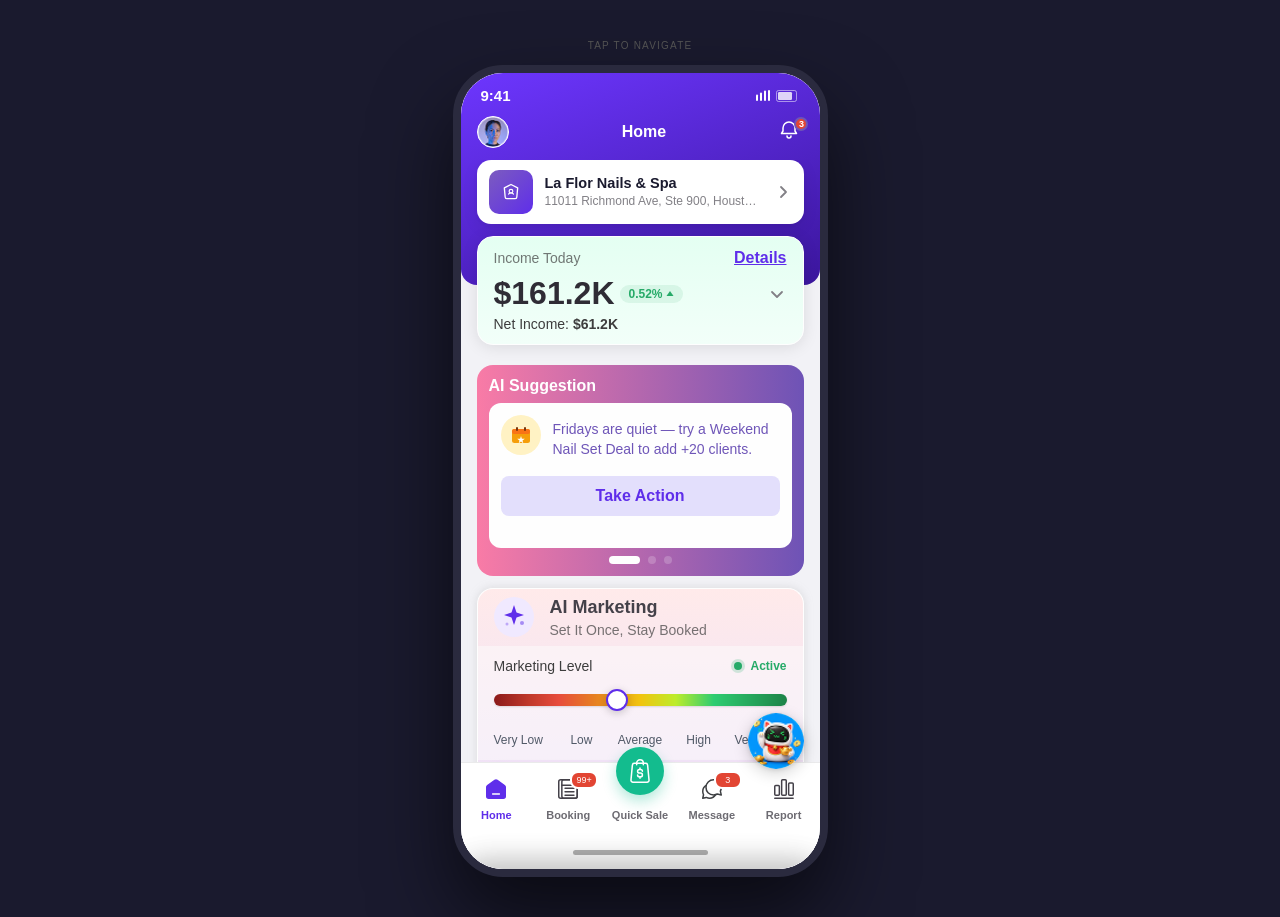
<file: v5-multiple-store/index.html>
<!DOCTYPE html>
<html lang="en">
<head>
<meta charset="UTF-8">
<meta name="viewport" content="width=device-width, initial-scale=1.0">
<title>GCI – AI Marketing</title>
<link rel="stylesheet" href="../css/shared.css">
<link rel="stylesheet" href="css/style.css">
</head>
<body>
<div class="pw">
  <div class="plbl">Tap to navigate</div>
  <div class="phone">
  <div class="toast" id="draft-toast"><svg width="13" height="13" viewBox="0 0 13 13" fill="none"><path d="M2 6.5l3 3 6-6" stroke="#22C55E" stroke-width="1.8" stroke-linecap="round" stroke-linejoin="round"/></svg>Saved to Drafts</div>
  <div class="toast" id="ai-upd-toast"><svg width="13" height="13" viewBox="0 0 13 13" fill="none"><path d="M6.5 1L8 5.5L13 6.5L8 7.5L6.5 12L5 7.5L0 6.5L5 5.5Z" fill="#A78BFA"/></svg>AI updated your Campaign Draft</div>
  <div class="toast" id="store-toast"><svg width="13" height="13" viewBox="0 0 13 13" fill="none"><path d="M2 6.5l3 3 6-6" stroke="#22C55E" stroke-width="1.8" stroke-linecap="round" stroke-linejoin="round"/></svg><span id="store-toast-text">Switched store</span></div>

  <!-- STORE PICKER BOTTOM SHEET -->
  <div class="store-sheet-backdrop" id="store-sheet-backdrop" onclick="closeStoreSheet()"></div>
  <div class="store-sheet" id="store-sheet">
    <div class="store-sheet-handle"></div>
    <div class="store-sheet-title">Switch store</div>
    <div class="store-search">
      <svg class="store-search-ico" width="14" height="14" viewBox="0 0 14 14" fill="none">
        <circle cx="6" cy="6" r="4.5" stroke="#828086" stroke-width="1.5"/>
        <path d="M9.5 9.5l3 3" stroke="#828086" stroke-width="1.5" stroke-linecap="round"/>
      </svg>
      <input class="store-search-inp" id="store-search-inp" type="text" placeholder="Search store or address" oninput="filterStoreList(this.value)"/>
      <button class="store-search-clear" id="store-search-clear" onclick="clearStoreSearch()" aria-label="Clear">
        <svg width="10" height="10" viewBox="0 0 10 10" fill="none"><path d="M1 1l8 8M9 1L1 9" stroke="#828086" stroke-width="1.6" stroke-linecap="round"/></svg>
      </button>
    </div>
    <div class="store-list" id="store-list"></div>
    <div class="store-empty" id="store-empty">No stores match your search.</div>
  </div>

  <!-- S-HOME: DASHBOARD HOME -->
  <div class="screen active" id="s-home">
    <div class="hm-hdr-bg"></div>
    <div class="hm-sb">
      <span class="hm-sbt">9:41</span>
      <div class="hm-sbi">
        <svg width="15" height="11" viewBox="0 0 15 11" fill="none"><rect x="0" y="4.5" width="2" height="6.5" rx="1" fill="white"/><rect x="4" y="2.5" width="2" height="8.5" rx="1" fill="white"/><rect x="8" y=".5" width="2" height="10.5" rx="1" fill="white"/><rect x="12" y="0" width="2" height="11" rx="1" fill="white"/></svg>
        <svg width="24" height="12" viewBox="0 0 24 12" fill="none"><rect x=".5" y=".5" width="20" height="11" rx="2" stroke="white" stroke-opacity=".5"/><rect x="2" y="2" width="14" height="8" rx="1.3" fill="white" opacity=".8"/></svg>
      </div>
    </div>
    <div class="hm-nav">
      <div class="hm-ava" onclick="goTo('s-account')" style="cursor:pointer"><img src="../assets/images/image-avatar.png" width="32" height="32" alt=""/></div>
      <span class="hm-nav-title">Home</span>
      <div class="hm-notif">
        <svg width="20" height="20" viewBox="0 0 20 20" fill="none"><path d="M10 2a6 6 0 0 0-6 6v3l-1.5 2.5h15L16 11V8a6 6 0 0 0-6-6z" stroke="white" stroke-width="1.5" stroke-linecap="round" stroke-linejoin="round"/><path d="M8 16a2 2 0 0 0 4 0" stroke="white" stroke-width="1.5" stroke-linecap="round"/></svg>
        <div class="hm-badge">3</div>
      </div>
    </div>
    <div class="hm-scroll">

      <!-- Store Switcher -->
      <div class="hm-store-card" id="hm-store-card" onclick="openStoreSheet()">
        <div class="hm-store-ico" id="hm-store-ico">
          <svg width="20" height="20" viewBox="0 0 24 24" fill="none">
            <path d="M12 3l8 4-1 11a2 2 0 0 1-2 2H7a2 2 0 0 1-2-2L4 7l8-4z" stroke="#fff" stroke-width="1.6" stroke-linejoin="round"/>
            <circle cx="12" cy="11" r="2.2" stroke="#fff" stroke-width="1.4"/>
            <path d="M9 14.5c.8-1 1.8-1.5 3-1.5s2.2.5 3 1.5" stroke="#fff" stroke-width="1.4" stroke-linecap="round"/>
          </svg>
        </div>
        <div class="hm-store-info">
          <div class="hm-store-name" id="hm-store-name">La Flor Nails &amp; Spa</div>
          <div class="hm-store-addr" id="hm-store-addr">11011 Richmond Ave, Ste 900, Houston</div>
        </div>
        <svg class="hm-store-chev" id="hm-store-chev" width="18" height="18" viewBox="0 0 18 18" fill="none">
          <path d="M7 4l5 5-5 5" stroke="#828086" stroke-width="1.8" stroke-linecap="round" stroke-linejoin="round"/>
        </svg>
      </div>

      <!-- Income Today -->
      <div class="hm-income-card">
        <div class="hm-income-top">
          <span class="hm-income-lbl">Income Today</span>
          <span class="hm-details-link">Details</span>
        </div>
        <div class="hm-income-main">
          <div class="hm-income-left">
            <span class="hm-income-val" id="hm-income-val">$161.2K</span>
            <div class="hm-up-badge"><span id="hm-income-change">0.52%</span><svg width="10" height="10" viewBox="0 0 10 10" fill="none"><path d="M5 2L8.5 7H1.5L5 2z" fill="#26aa68"/></svg></div>
          </div>
          <svg width="20" height="20" viewBox="0 0 20 20" fill="none"><path d="M5 8l5 5 5-5" stroke="#828086" stroke-width="1.8" stroke-linecap="round" stroke-linejoin="round"/></svg>
        </div>
        <div class="hm-income-net">Net Income: <strong id="hm-income-net">$61.2K</strong></div>
      </div>

      <!-- AI Suggestion -->
      <div class="hm-sugg-wrap">
        <div class="hm-sugg-title">AI Suggestion</div>
        <div class="hm-sugg-scroll" id="hm-sugg-scroll">
          <div class="hm-sugg-card">
            <div class="hm-sugg-card-body">
              <div class="hm-cal-ico"><svg width="22" height="18" viewBox="0 0 20 18" fill="none"><rect x="1" y="3" width="18" height="14" rx="2.5" fill="#f59e0b"/><rect x="1" y="3" width="18" height="5" rx="2" fill="#f97316"/><rect x="5" y="1" width="2" height="4" rx="1" fill="#78350f"/><rect x="13" y="1" width="2" height="4" rx="1" fill="#78350f"/><path d="M10 10l.9 2.7 2.9.1-2.3 1.7.8 2.8L10 15.6l-2.3 1.7.8-2.8-2.3-1.7 2.9-.1L10 10z" fill="#fff"/></svg></div>
              <p class="hm-sugg-txt">Fridays are quiet — try a Weekend Nail Set Deal to add +20 clients.</p>
            </div>
            <button class="hm-take-action">Take Action</button>
          </div>
          <div class="hm-sugg-card">
            <div class="hm-sugg-card-body">
              <div class="hm-cal-ico"><svg width="22" height="18" viewBox="0 0 20 18" fill="none"><rect x="1" y="3" width="18" height="14" rx="2.5" fill="#f59e0b"/><rect x="1" y="3" width="18" height="5" rx="2" fill="#f97316"/><rect x="5" y="1" width="2" height="4" rx="1" fill="#78350f"/><rect x="13" y="1" width="2" height="4" rx="1" fill="#78350f"/><path d="M10 10l.9 2.7 2.9.1-2.3 1.7.8 2.8L10 15.6l-2.3 1.7.8-2.8-2.3-1.7 2.9-.1L10 10z" fill="#fff"/></svg></div>
              <p class="hm-sugg-txt">Mother's Day is 7 days away — launch a 15% OFF campaign to fill your weekend.</p>
            </div>
            <button class="hm-take-action">Take Action</button>
          </div>
          <div class="hm-sugg-card">
            <div class="hm-sugg-card-body">
              <div class="hm-cal-ico"><svg width="22" height="18" viewBox="0 0 20 18" fill="none"><rect x="1" y="3" width="18" height="14" rx="2.5" fill="#f59e0b"/><rect x="1" y="3" width="18" height="5" rx="2" fill="#f97316"/><rect x="5" y="1" width="2" height="4" rx="1" fill="#78350f"/><rect x="13" y="1" width="2" height="4" rx="1" fill="#78350f"/><path d="M10 10l.9 2.7 2.9.1-2.3 1.7.8 2.8L10 15.6l-2.3 1.7.8-2.8-2.3-1.7 2.9-.1L10 10z" fill="#fff"/></svg></div>
              <p class="hm-sugg-txt">142 clients haven't visited in 60+ days — send a re-engagement offer today.</p>
            </div>
            <button class="hm-take-action">Take Action</button>
          </div>
        </div>
        <div class="hm-dots"><div class="hm-dot active"></div><div class="hm-dot"></div><div class="hm-dot"></div></div>
      </div>

      <!-- AI Marketing card -->
      <div class="hm-mkt-wrap">
        <div class="hm-mkt-card">
          <div class="hm-mkt-hdr">
            <div class="hm-mkt-ico">
              <svg width="40" height="40" viewBox="0 0 40 40" fill="none"><rect width="40" height="40" rx="20" fill="#f0e9ff"/><path d="M20 8l2.5 7.5L30 18l-7.5 2.5L20 28l-2.5-7.5L10 18l7.5-2.5L20 8z" fill="#5f2eea"/><circle cx="28" cy="26" r="2" fill="#5f2eea" opacity=".5"/><circle cx="13" cy="27" r="1.5" fill="#5f2eea" opacity=".35"/></svg>
            </div>
            <div class="hm-mkt-info">
              <span class="hm-mkt-title">AI Marketing</span>
              <span class="hm-mkt-sub">Set It Once, Stay Booked</span>
            </div>
          </div>
          <div class="hm-mkt-body">
            <div class="hm-mkt-row">
              <span class="hm-mkt-lbl">Marketing Level</span>
              <div class="hm-mkt-status"><div class="hm-status-dot"></div><span class="hm-status-txt">Active</span></div>
            </div>
            <div class="hm-slider-wrap">
              <div class="hm-slider-track"><div class="hm-slider-thumb" id="hm-slider-thumb"></div></div>
            </div>
            <div class="hm-slider-labels">
              <span style="text-align:left">Very Low</span>
              <span style="text-align:center">Low</span>
              <span style="text-align:center">Average</span>
              <span style="text-align:center">High</span>
              <span style="text-align:right">Very High</span>
            </div>
          </div>
          <button class="hm-boost-btn" onclick="goTo('s1')">
            <svg width="24" height="24" viewBox="0 0 24 24" fill="none"><path d="M12 3c0 0 5 3 5 9 0 2.5-1.2 4-1.2 4H8.2S7 14.5 7 12c0-6 5-9 5-9z" stroke="white" stroke-width="1.8" stroke-linejoin="round"/><path d="M8.2 16l-1.8 4M15.8 16l1.8 4M10.5 16v2.5M13.5 16v2.5" stroke="white" stroke-width="1.4" stroke-linecap="round"/><circle cx="12" cy="11" r="1.8" fill="white"/></svg>
            Boost Now
          </button>
          <div class="hm-chevron-down"><svg width="24" height="24" viewBox="0 0 24 24" fill="none"><path d="M7 10l5 5 5-5" stroke="#5f2eea" stroke-width="1.8" stroke-linecap="round" stroke-linejoin="round"/></svg></div>
          <button class="hm-view-more">View More</button>
        </div>
      </div>

    </div>
  </div>

  <!-- S-ACCOUNT: USER ACCOUNT -->
  <div class="screen" id="s-account">
    <div class="sb"><span class="sbt">9:41</span><div class="sbi"><svg width="15" height="11" viewBox="0 0 15 11" fill="#1A1A2E"><rect x="0" y="4.5" width="2" height="6.5" rx="1"/><rect x="4" y="2.5" width="2" height="8.5" rx="1"/><rect x="8" y=".5" width="2" height="10.5" rx="1"/><rect x="12" y="0" width="2" height="11" rx="1"/></svg><svg width="24" height="12" viewBox="0 0 24 12" fill="none"><rect x=".5" y=".5" width="20" height="11" rx="2" stroke="#1A1A2E" stroke-opacity=".5"/><rect x="2" y="2" width="14" height="8" rx="1.3" fill="#1A1A2E" opacity=".8"/></svg></div></div>

    <!-- Header -->
    <div class="ua-header">
      <button class="ua-back" onclick="goTo('s-home')" aria-label="Back">
        <svg width="20" height="20" viewBox="0 0 20 20" fill="none"><path d="M13 4L7 10L13 16" stroke="#444149" stroke-width="2" stroke-linecap="round" stroke-linejoin="round"/></svg>
      </button>
      <span class="ua-header-title">User Account</span>
      <div style="width:20px"></div>
    </div>

    <!-- Profile row -->
    <div class="ua-profile">
      <div class="ua-profile-left">
        <div class="ua-ava-wrap">
          <img class="ua-ava-img" src="../assets/images/image-avatar.png" width="48" height="48" alt=""/>
          <div class="ua-ava-edit" aria-label="Edit avatar">
            <svg width="10" height="10" viewBox="0 0 12 12" fill="none">
              <path d="M8.5 1.5l2 2-6 6H2.5V7l6-5.5z" stroke="#5f2eea" stroke-width="1.2" stroke-linejoin="round"/>
            </svg>
          </div>
        </div>
        <div class="ua-profile-info">
          <div class="ua-profile-name">Cindy Phan</div>
          <div class="ua-profile-role">Admin</div>
        </div>
      </div>
      <div class="ua-coin">
        <div class="ua-coin-ico">
          <svg width="14" height="14" viewBox="0 0 16 16" fill="none">
            <path d="M8 1.5l1.9 4 4.5.6-3.3 3.1.8 4.4L8 11.6 4.1 13.6l.8-4.4L1.6 6.1l4.5-.6L8 1.5z" fill="#fff"/>
          </svg>
        </div>
        <span class="ua-coin-val">248</span>
      </div>
    </div>

    <!-- Tabs -->
    <div class="ua-tabs">
      <button class="ua-tab active" onclick="uaSwitchTab(this,'store')">
        <span>Store Setting</span>
        <div class="ua-tab-underline"></div>
      </button>
      <button class="ua-tab" onclick="uaSwitchTab(this,'general')">
        <span>General Setting</span>
        <div class="ua-tab-underline"></div>
      </button>
    </div>

    <!-- Scroll body -->
    <div class="ua-scroll">
      <!-- Tab: Store Setting -->
      <div class="ua-tab-panel active" id="ua-panel-store">

        <!-- Store info card -->
        <div class="ua-card ua-store-card">
          <div class="ua-store-row">
            <div class="ua-store-left">
              <div class="ua-store-logo" id="ua-store-logo"><span id="ua-store-logo-init">LF</span></div>
              <span class="ua-store-name" id="ua-store-name">La Flor Nails &amp; Spa</span>
            </div>
            <button class="ua-store-list-link" onclick="goTo('s-store-list')">Store List</button>
          </div>
          <div class="ua-store-stats">
            <div class="ua-stat">
              <svg width="14" height="14" viewBox="0 0 14 14" fill="none">
                <path d="M2 4V2h2M12 4V2h-2M2 10v2h2M12 10v2h-2" stroke="#444149" stroke-width="1.4" stroke-linecap="round" stroke-linejoin="round"/>
                <path d="M4 7h6M7 5v4" stroke="#444149" stroke-width="1.2" stroke-linecap="round"/>
              </svg>
              <span>200</span>
            </div>
            <div class="ua-stat">
              <svg width="14" height="14" viewBox="0 0 14 14" fill="none">
                <circle cx="5" cy="5" r="2" stroke="#444149" stroke-width="1.3"/>
                <circle cx="10" cy="5.5" r="1.6" stroke="#444149" stroke-width="1.3"/>
                <path d="M1 11.5c0-1.7 1.8-2.8 4-2.8s4 1.1 4 2.8" stroke="#444149" stroke-width="1.3" stroke-linecap="round"/>
                <path d="M9.5 11.5c0-1.2 1.2-2 2.5-2 .5 0 1 .1 1.4.3" stroke="#444149" stroke-width="1.3" stroke-linecap="round"/>
              </svg>
              <span>10</span>
            </div>
            <div class="ua-stat ua-stat-last">
              <svg width="14" height="14" viewBox="0 0 14 14" fill="none">
                <path d="M3 6V4a2 2 0 0 1 2-2h4a2 2 0 0 1 2 2v2" stroke="#444149" stroke-width="1.3" stroke-linecap="round"/>
                <rect x="2" y="6" width="10" height="4" rx="1.2" stroke="#444149" stroke-width="1.3"/>
                <path d="M3.5 10v2M10.5 10v2" stroke="#444149" stroke-width="1.3" stroke-linecap="round"/>
              </svg>
              <span>8</span>
            </div>
          </div>
          <div class="ua-store-addr">
            <svg width="16" height="16" viewBox="0 0 16 16" fill="none">
              <path d="M8 14.5s5-4.3 5-9a5 5 0 1 0-10 0c0 4.7 5 9 5 9z" stroke="#444149" stroke-width="1.4" stroke-linejoin="round"/>
              <circle cx="8" cy="5.5" r="1.8" stroke="#444149" stroke-width="1.3"/>
            </svg>
            <span id="ua-store-addr">11011 Richmond Ave, Ste 900, Houston, TX 77042</span>
          </div>
        </div>

        <!-- Quick actions -->
        <div class="ua-card ua-quick">
          <button class="ua-quick-btn" onclick="void 0">
            <div class="ua-quick-ico" style="background:#ffecc1">
              <svg width="20" height="20" viewBox="0 0 20 20" fill="none">
                <rect x="3" y="5" width="14" height="11" rx="2" stroke="#d9962a" stroke-width="1.6"/>
                <circle cx="6.5" cy="10" r="1" fill="#d9962a"/>
                <circle cx="10" cy="10" r="1" fill="#d9962a"/>
                <circle cx="13.5" cy="10" r="1" fill="#d9962a"/>
              </svg>
            </div>
            <span class="ua-quick-lbl">Review</span>
          </button>
          <button class="ua-quick-btn" onclick="void 0">
            <div class="ua-quick-ico" style="background:#cffad8">
              <svg width="20" height="20" viewBox="0 0 20 20" fill="none">
                <circle cx="10" cy="7" r="2.6" stroke="#1F8C3A" stroke-width="1.5"/>
                <path d="M4.5 16c0-2.6 2.5-4.3 5.5-4.3s5.5 1.7 5.5 4.3" stroke="#1F8C3A" stroke-width="1.5" stroke-linecap="round"/>
                <circle cx="14.5" cy="14.5" r="2.4" fill="#fff" stroke="#1F8C3A" stroke-width="1.3"/>
                <path d="M13.4 14.5l.8.8 1.6-1.6" stroke="#1F8C3A" stroke-width="1.3" stroke-linecap="round" stroke-linejoin="round"/>
              </svg>
            </div>
            <span class="ua-quick-lbl">Staff Manage</span>
          </button>
        </div>

        <!-- Devices -->
        <div class="ua-section">
          <div class="ua-section-title">Devices</div>
          <div class="ua-card ua-list">
            <button class="ua-row" onclick="void 0">
              <span class="ua-row-left">
                <svg width="20" height="20" viewBox="0 0 24 24" fill="none">
                  <rect x="3" y="3" width="7" height="7" rx="1.4" stroke="#444149" stroke-width="1.6"/>
                  <rect x="14" y="3" width="7" height="7" rx="1.4" stroke="#444149" stroke-width="1.6"/>
                  <rect x="3" y="14" width="7" height="7" rx="1.4" stroke="#444149" stroke-width="1.6"/>
                  <rect x="14" y="14" width="3" height="3" fill="#444149"/>
                  <rect x="18" y="18" width="3" height="3" fill="#444149"/>
                </svg>
                <span class="ua-row-lbl">Scan QR Code</span>
              </span>
              <svg class="ua-row-chev" width="16" height="16" viewBox="0 0 16 16" fill="none"><path d="M6 4l4 4-4 4" stroke="#828086" stroke-width="1.6" stroke-linecap="round" stroke-linejoin="round"/></svg>
            </button>
            <button class="ua-row" onclick="void 0">
              <span class="ua-row-left">
                <svg width="20" height="20" viewBox="0 0 24 24" fill="none">
                  <rect x="2" y="4" width="20" height="13" rx="1.6" stroke="#444149" stroke-width="1.6"/>
                  <path d="M8 21h8M12 17v4" stroke="#444149" stroke-width="1.6" stroke-linecap="round"/>
                </svg>
                <span class="ua-row-lbl">Devices List</span>
              </span>
              <svg class="ua-row-chev" width="16" height="16" viewBox="0 0 16 16" fill="none"><path d="M6 4l4 4-4 4" stroke="#828086" stroke-width="1.6" stroke-linecap="round" stroke-linejoin="round"/></svg>
            </button>
          </div>
        </div>

        <!-- Payment & Product Plan -->
        <div class="ua-section">
          <div class="ua-section-title">Payment &amp; Product Plan</div>
          <div class="ua-card ua-list">
            <button class="ua-row" onclick="void 0">
              <span class="ua-row-left">
                <svg width="20" height="20" viewBox="0 0 24 24" fill="none">
                  <rect x="3" y="6" width="14" height="9" rx="1.6" stroke="#444149" stroke-width="1.6"/>
                  <rect x="7" y="9" width="14" height="9" rx="1.6" stroke="#444149" stroke-width="1.6" fill="#fff"/>
                  <path d="M7 12h14" stroke="#444149" stroke-width="1.4"/>
                </svg>
                <span class="ua-row-lbl">Payment Method</span>
              </span>
              <svg class="ua-row-chev" width="16" height="16" viewBox="0 0 16 16" fill="none"><path d="M6 4l4 4-4 4" stroke="#828086" stroke-width="1.6" stroke-linecap="round" stroke-linejoin="round"/></svg>
            </button>
            <button class="ua-row" onclick="void 0">
              <span class="ua-row-left">
                <svg width="20" height="20" viewBox="0 0 24 24" fill="none">
                  <rect x="3" y="3" width="14" height="14" rx="2" stroke="#444149" stroke-width="1.6"/>
                  <rect x="7" y="7" width="14" height="14" rx="2" stroke="#444149" stroke-width="1.6" fill="#fff"/>
                  <path d="M10.5 14l2 2 4-4" stroke="#444149" stroke-width="1.5" stroke-linecap="round" stroke-linejoin="round"/>
                </svg>
                <span class="ua-row-lbl">Product Plan</span>
              </span>
              <svg class="ua-row-chev" width="16" height="16" viewBox="0 0 16 16" fill="none"><path d="M6 4l4 4-4 4" stroke="#828086" stroke-width="1.6" stroke-linecap="round" stroke-linejoin="round"/></svg>
            </button>
          </div>
        </div>

        <!-- GAP Setting -->
        <div class="ua-section">
          <div class="ua-section-title">GAP Setting</div>
          <div class="ua-card ua-list">
            <button class="ua-row" onclick="void 0">
              <span class="ua-row-left">
                <img class="ua-row-brand" src="../assets/icons/gap-go-booking.png" alt=""/>
                <span class="ua-row-lbl">Go Booking</span>
              </span>
              <svg class="ua-row-chev" width="16" height="16" viewBox="0 0 16 16" fill="none"><path d="M6 4l4 4-4 4" stroke="#828086" stroke-width="1.6" stroke-linecap="round" stroke-linejoin="round"/></svg>
            </button>
            <button class="ua-row" onclick="void 0">
              <span class="ua-row-left">
                <img class="ua-row-brand" src="../assets/icons/gap-go-checkin.png" alt=""/>
                <span class="ua-row-lbl">Go Checkin</span>
              </span>
              <svg class="ua-row-chev" width="16" height="16" viewBox="0 0 16 16" fill="none"><path d="M6 4l4 4-4 4" stroke="#828086" stroke-width="1.6" stroke-linecap="round" stroke-linejoin="round"/></svg>
            </button>
            <button class="ua-row" onclick="void 0">
              <span class="ua-row-left">
                <img class="ua-row-brand" src="../assets/icons/gap-go-pos.png" alt=""/>
                <span class="ua-row-lbl">Go POS</span>
              </span>
              <svg class="ua-row-chev" width="16" height="16" viewBox="0 0 16 16" fill="none"><path d="M6 4l4 4-4 4" stroke="#828086" stroke-width="1.6" stroke-linecap="round" stroke-linejoin="round"/></svg>
            </button>
            <button class="ua-row" onclick="void 0">
              <span class="ua-row-left">
                <img class="ua-row-brand" src="../assets/icons/gap-bamboopay.png" alt=""/>
                <span class="ua-row-lbl">Bamboopay</span>
              </span>
              <svg class="ua-row-chev" width="16" height="16" viewBox="0 0 16 16" fill="none"><path d="M6 4l4 4-4 4" stroke="#828086" stroke-width="1.6" stroke-linecap="round" stroke-linejoin="round"/></svg>
            </button>
          </div>
        </div>

        <!-- Logout -->
        <button class="ua-card ua-logout" onclick="void 0">
          <svg width="20" height="20" viewBox="0 0 20 20" fill="none">
            <path d="M11.5 3.5h-5A1.5 1.5 0 0 0 5 5v10a1.5 1.5 0 0 0 1.5 1.5h5" stroke="#E24533" stroke-width="1.6" stroke-linecap="round" stroke-linejoin="round"/>
            <path d="M9.5 10h8m0 0L14 6.5M17.5 10L14 13.5" stroke="#E24533" stroke-width="1.6" stroke-linecap="round" stroke-linejoin="round"/>
          </svg>
          <span>Logout</span>
        </button>

      </div>

      <!-- Tab: General Setting -->
      <div class="ua-tab-panel" id="ua-panel-general">
        <div class="ua-placeholder">
          <svg width="40" height="40" viewBox="0 0 40 40" fill="none">
            <circle cx="20" cy="20" r="16" stroke="#C9C6D0" stroke-width="1.8"/>
            <path d="M20 12v8l5 3" stroke="#C9C6D0" stroke-width="1.8" stroke-linecap="round"/>
          </svg>
          <div class="ua-placeholder-title">Coming soon</div>
          <div class="ua-placeholder-sub">General settings will be available in a future update.</div>
        </div>
      </div>
    </div>
  </div>

  <!-- S-STORE-LIST: STORE LIST PAGE -->
  <div class="screen" id="s-store-list">
    <div class="sb"><span class="sbt">9:41</span><div class="sbi"><svg width="15" height="11" viewBox="0 0 15 11" fill="#1A1A2E"><rect x="0" y="4.5" width="2" height="6.5" rx="1"/><rect x="4" y="2.5" width="2" height="8.5" rx="1"/><rect x="8" y=".5" width="2" height="10.5" rx="1"/><rect x="12" y="0" width="2" height="11" rx="1"/></svg><svg width="24" height="12" viewBox="0 0 24 12" fill="none"><rect x=".5" y=".5" width="20" height="11" rx="2" stroke="#1A1A2E" stroke-opacity=".5"/><rect x="2" y="2" width="14" height="8" rx="1.3" fill="#1A1A2E" opacity=".8"/></svg></div></div>

    <div class="ua-header">
      <button class="ua-back" onclick="goTo('s-account')" aria-label="Back">
        <svg width="20" height="20" viewBox="0 0 20 20" fill="none"><path d="M13 4L7 10L13 16" stroke="#444149" stroke-width="2" stroke-linecap="round" stroke-linejoin="round"/></svg>
      </button>
      <span class="ua-header-title">Store List</span>
      <div style="width:20px"></div>
    </div>

    <div class="sl-scroll">
      <div class="store-search sl-search-inline">
        <svg class="store-search-ico" width="14" height="14" viewBox="0 0 14 14" fill="none">
          <circle cx="6" cy="6" r="4.5" stroke="#828086" stroke-width="1.5"/>
          <path d="M9.5 9.5l3 3" stroke="#828086" stroke-width="1.5" stroke-linecap="round"/>
        </svg>
        <input class="store-search-inp" id="sl-page-search-inp" type="text" placeholder="Search store or address" oninput="filterStoreListPage(this.value)"/>
        <button class="store-search-clear" id="sl-page-search-clear" onclick="clearStoreListPageSearch()" aria-label="Clear">
          <svg width="10" height="10" viewBox="0 0 10 10" fill="none"><path d="M1 1l8 8M9 1L1 9" stroke="#828086" stroke-width="1.6" stroke-linecap="round"/></svg>
        </button>
      </div>
      <div class="sl-cards" id="sl-cards"></div>
      <div class="sl-empty" id="sl-empty">No stores match your search.</div>
    </div>
  </div>

  <!-- S-STORE-INFO: STORE INFO PAGE (placeholder) -->
  <div class="screen" id="s-store-info">
    <div class="sb"><span class="sbt">9:41</span><div class="sbi"><svg width="15" height="11" viewBox="0 0 15 11" fill="#1A1A2E"><rect x="0" y="4.5" width="2" height="6.5" rx="1"/><rect x="4" y="2.5" width="2" height="8.5" rx="1"/><rect x="8" y=".5" width="2" height="10.5" rx="1"/><rect x="12" y="0" width="2" height="11" rx="1"/></svg><svg width="24" height="12" viewBox="0 0 24 12" fill="none"><rect x=".5" y=".5" width="20" height="11" rx="2" stroke="#1A1A2E" stroke-opacity=".5"/><rect x="2" y="2" width="14" height="8" rx="1.3" fill="#1A1A2E" opacity=".8"/></svg></div></div>

    <div class="ua-header">
      <button class="ua-back" onclick="goTo('s-store-list')" aria-label="Back">
        <svg width="20" height="20" viewBox="0 0 20 20" fill="none"><path d="M13 4L7 10L13 16" stroke="#444149" stroke-width="2" stroke-linecap="round" stroke-linejoin="round"/></svg>
      </button>
      <span class="ua-header-title">Store Info</span>
      <div style="width:20px"></div>
    </div>

    <div class="ua-scroll">
      <div class="ua-placeholder">
        <svg width="40" height="40" viewBox="0 0 40 40" fill="none">
          <circle cx="20" cy="20" r="16" stroke="#C9C6D0" stroke-width="1.8"/>
          <path d="M20 12v8l5 3" stroke="#C9C6D0" stroke-width="1.8" stroke-linecap="round"/>
        </svg>
        <div class="ua-placeholder-title">Coming soon</div>
        <div class="ua-placeholder-sub">Store Info detail and edit will be available in a future update.</div>
      </div>
    </div>
  </div>

  <!-- S1: BOOST AI MARKETING -->
  <div class="screen" id="s1">
    <div class="sb"><span class="sbt">9:41</span><div class="sbi"><svg width="15" height="11" viewBox="0 0 15 11" fill="white"><rect x="0" y="4.5" width="2" height="6.5" rx="1"/><rect x="4" y="2.5" width="2" height="8.5" rx="1"/><rect x="8" y=".5" width="2" height="10.5" rx="1"/><rect x="12" y="0" width="2" height="11" rx="1"/></svg><svg width="24" height="12" viewBox="0 0 24 12" fill="none"><rect x=".5" y=".5" width="20" height="11" rx="2" stroke="white" stroke-opacity=".5"/><rect x="2" y="2" width="14" height="8" rx="1.3" fill="white" opacity=".8"/></svg></div></div>
    <div class="s1-hdr">
      <button class="s1-back" onclick="goTo('s-home')"><svg width="20" height="20" viewBox="0 0 20 20" fill="none"><path d="M13 4L7 10L13 16" stroke="white" stroke-width="2" stroke-linecap="round" stroke-linejoin="round"/></svg></button>
      <span class="s1-hdr-ttl">Boost AI Marketing</span>
      <div style="width:20px"></div>
    </div>
    <div class="s1-scroll">

      <!-- AI Campaigns -->
      <div class="s1-sec s1-wht">
        <div class="s1-sec-ttl">AI Campaigns Ready to Use</div>
        <div class="qs-grid">
          <div class="qs-card" onclick="startFlow('Create a Mother\'s Day campaign for me.')">
            <div class="qs-ico" style="background:#D1FAE5"><img src="../assets/icons/icon-mothers-day.svg" width="20" height="20" alt=""/></div>
            <div class="qs-cnt">
              <div class="qs-name">Mother's Day 🌸</div>
              <div class="qs-desc">Peak nail weekend of the year — last May brought 89 new bookings in 5 days</div>
            </div>
            <div class="qs-tag" style="background:rgba(38,170,104,0.1);color:#26aa68">3.2x bookings</div>
          </div>
          <div class="qs-card" onclick="startFlow('Bring back inactive customers.')">
            <div class="qs-ico" style="background:#E3DFFC"><img src="../assets/icons/icon-bring-back.svg" width="20" height="20" alt=""/></div>
            <div class="qs-cnt">
              <div class="qs-name">Bring Them Back</div>
              <div class="qs-desc">Clients quiet 60+ days. One SMS brings 1 in 4 back within a week</div>
            </div>
            <div class="qs-tag" style="background:#E3DFFC;color:#5f2eea">23% return rate</div>
          </div>
          <div class="qs-card" onclick="startFlow('Create a Summer Sale campaign to boost bookings.')">
            <div class="qs-ico" style="background:#FFF0E0"><img src="../assets/icons/icon-summer-sale.svg" width="20" height="20" alt=""/></div>
            <div class="qs-cnt">
              <div class="qs-name">Summer Sale ☀️</div>
              <div class="qs-desc">Beat the slow season — a flash deal sent Tuesday morning fills your week within 48 hours</div>
            </div>
            <div class="qs-tag" style="background:#FFF0E0;color:#F97316">+48h bookings</div>
          </div>
          <div class="qs-card" onclick="startFlow('Send a Happy Friday message to fill weekend slots.')">
            <div class="qs-ico" style="background:#FDF0C1"><img src="../assets/icons/icon-happy-friday.svg" width="20" height="20" alt=""/></div>
            <div class="qs-cnt">
              <div class="qs-name">Happy Friday 🎉</div>
              <div class="qs-desc">Send Thursday afternoon, fill your weekend. Clients who hear from you weekly book 2× more often</div>
            </div>
            <div class="qs-tag" style="background:#FDF0C1;color:#d16816">2× more visits</div>
          </div>
        </div>
      </div>

      <!-- Campaigns Running Now -->
      <div class="s1-sec s1-prpl" style="display:none">
        <div class="s1-sec-ttl">Campaigns Running Now</div>
        <div class="rc-card">
          <div class="rc-top">
            <span class="rc-nm">"We Miss You" Re-engagement</span>
            <div class="rc-status-act"><svg width="8" height="8" viewBox="0 0 8 8"><circle cx="4" cy="4" r="4" fill="#26aa68"/></svg>Active</div>
          </div>
          <div class="rc-prog">
            <div class="rc-dates"><span>Start 01/04/2026</span><span>End 30/04/2026</span></div>
            <div class="rc-bar-bg"><div class="rc-bar-fill" style="width:65%;background:#e7a816"></div></div>
          </div>
          <div class="rc-hdiv"></div>
          <div class="rc-info">
            <div class="rc-col"><div class="rc-mlbl">Income</div><div class="rc-mval">$4.2K</div></div>
            <div class="rc-vdiv"></div>
            <div class="rc-col"><div class="rc-mlbl">Booking Rate</div><div class="rc-mval">23%</div></div>
          </div>
        </div>
        <div class="rc-card">
          <div class="rc-top">
            <span class="rc-nm">VIP Birthday Offer</span>
            <div class="rc-status-done"><svg width="16" height="16" viewBox="0 0 16 16" fill="none"><rect x="1" y="1" width="14" height="14" rx="4" fill="#e8f0fd"/><path d="M5 8l2 2 4-4" stroke="#1c6bea" stroke-width="1.5" stroke-linecap="round" stroke-linejoin="round"/></svg>Completed</div>
          </div>
          <div class="rc-prog">
            <div class="rc-dates"><span>Start 01/03/2026</span><span>End 31/03/2026</span></div>
            <div class="rc-bar-bg"><div class="rc-bar-fill" style="width:100%;background:#1c6bea"></div></div>
          </div>
          <div class="rc-hdiv"></div>
          <div class="rc-info">
            <div class="rc-col"><div class="rc-mlbl">Income</div><div class="rc-mval">$98.4K</div></div>
            <div class="rc-vdiv"></div>
            <div class="rc-col"><div class="rc-mlbl">Booking Rate</div><div class="rc-mval">80%</div></div>
          </div>
        </div>
      </div>

      <!-- Draft Campaigns -->
      <div class="s1-sec s1-grad">
        <div class="s1-sec-ttl">Your Draft Campaigns</div>
        <div class="draft-card" id="draft-list">
          <div class="rrow" onclick="goTo('s3')">
            <div class="rdot" style="background:#F59E0B"></div>
            <div class="rrow-info">
              <div class="rnm">Summer Flash Sale</div>
              <div class="rsub">All clients · 15% Off · Apr 29</div>
            </div>
            <svg width="16" height="16" viewBox="0 0 16 16" fill="none"><path d="M6 4l4 4-4 4" stroke="#828086" stroke-width="1.5" stroke-linecap="round" stroke-linejoin="round"/></svg>
          </div>
          <div class="rrow-sep"></div>
          <div class="rrow" onclick="goTo('s3')">
            <div class="rdot" style="background:#F59E0B"></div>
            <div class="rrow-info">
              <div class="rnm">Loyalty Reward Announcement</div>
              <div class="rsub">VIP clients · 10% Off · Feb 14</div>
            </div>
            <svg width="16" height="16" viewBox="0 0 16 16" fill="none"><path d="M6 4l4 4-4 4" stroke="#828086" stroke-width="1.5" stroke-linecap="round" stroke-linejoin="round"/></svg>
          </div>
        </div>
      </div>

    </div>
  </div>

  <!-- S3: CAMPAIGN (Draft + Review combined) -->
  <div class="screen" id="s3">
    <div class="sb"><span class="sbt">9:41</span><div class="sbi"><svg width="15" height="11" viewBox="0 0 15 11" fill="#1A1A2E"><rect x="0" y="4.5" width="2" height="6.5" rx="1"/><rect x="4" y="2.5" width="2" height="8.5" rx="1"/><rect x="8" y=".5" width="2" height="10.5" rx="1"/><rect x="12" y="0" width="2" height="11" rx="1"/></svg><svg width="24" height="12" viewBox="0 0 24 12" fill="none"><rect x=".5" y=".5" width="20" height="11" rx="2" stroke="#1A1A2E" stroke-opacity=".3"/><rect x="2" y="2" width="14" height="8" rx="1.3" fill="#1A1A2E" opacity=".8"/></svg></div></div>
    <div class="topnav"><div class="back" onclick="showBackConfirm()"><svg width="13" height="13" viewBox="0 0 13 13" fill="none"><path d="M9 2L4 6.5L9 11" stroke="#7C5CBF" stroke-width="1.8" stroke-linecap="round" stroke-linejoin="round"/></svg></div><span class="topnav-title">Promotion Campaign</span><div class="ready-badge topnav-badge"><svg width="9" height="9" viewBox="0 0 11 11" fill="none"><path d="M2 5.5l2.5 2.5 4.5-4.5" stroke="white" stroke-width="1.8" stroke-linecap="round" stroke-linejoin="round"/></svg>AI Generated</div></div>
    <div style="flex:1;display:flex;flex-direction:column;overflow:hidden;min-height:0">
      <div class="rv-scroll">

        <!-- 1. Campaign header + 6 stats -->
        <div class="camp-header">
          <div class="camp-name">Mother's Day Special 🌸</div>
          <div class="camp-desc">A soft, personal tone builds loyalty and brings back up to 23% of clients.</div>
          <div class="camp-stats">
            <div class="camp-stat"><div class="camp-stat-lbl">AUDIENCE <i class="tip-ico" onclick="showTip(this,'Regular &amp; VIP clients who visited in the past year')">i</i></div><div class="camp-stat-val" id="rv-target">All Clients</div><div class="camp-stat-sub">~420 people</div></div>
            <div class="camp-stat"><div class="camp-stat-lbl">EST. INCOME EARNED</div><div class="camp-stat-val">~$16,900</div></div>
            <div class="camp-stat"><div class="camp-stat-lbl">OFFER</div><div class="camp-stat-val">15% OFF</div></div>
            <div class="camp-stat"><div class="camp-stat-lbl">TONE</div><div class="camp-stat-val">Warm & Personal</div></div>
            <div class="camp-stat"><div class="camp-stat-lbl">SCHEDULE</div><div class="camp-stat-val">Apr 29 – May 6</div><div class="camp-stat-sub">7 days</div></div>
            <div class="camp-stat"><div class="camp-stat-lbl">SEND TIME <i class="tip-ico" onclick="showTip(this,'Peak open-rate window for salon SMS campaigns')">i</i></div><div class="camp-stat-val">Tue &amp; Thu</div><div class="camp-stat-sub">10:00 AM</div></div>
          </div>
        </div>

        <!-- 2. Message Preview -->
        <div class="msg-card">
          <div class="msg-hd-row">
            <span class="msg-hd-lbl">Message Preview</span>
            <button class="btn-regen" id="btn-regen" onclick="regenMsg()"><svg width="16" height="16" viewBox="0 0 16 16" fill="none"><path d="M14 8A6 6 0 1 1 10.5 3" stroke="white" stroke-width="1.8" stroke-linecap="round"/><path d="M10.5 1v3H13.5" stroke="white" stroke-width="1.8" stroke-linecap="round" stroke-linejoin="round"/></svg>Regenerate</button>
          </div>
          <div class="msg-bubble">
            <div id="sms-msg">
              <div class="msg-tag">SMS MESSAGE</div>
              <div class="msg-txt">Hi <span class="msg-hl">[Name]</span>, Mother's Day is almost here! Enjoy 15% OFF your next visit. Treat yourself or gift someone special a relaxing nail session. Book this weekend!</div>
            </div>
          </div>
        </div>

      </div>
      <div class="actions-bar">
        <div class="ai-sheet-trigger" id="ai-upd-notif" onclick="openAiSheet()">
          <div class="ai-sheet-handle"></div>
        </div>
        <div class="ai-chat-wrap">
          <input class="ai-chat-inp" id="ai-chat-inp" type="text" placeholder="Ask AI to tweak this campaign…" onkeydown="if(event.key==='Enter')sendAiEdit()"/>
          <button class="ai-chat-mic" onclick="void 0"><svg width="15" height="15" viewBox="0 0 15 15" fill="none"><rect x="4.5" y="1" width="6" height="9" rx="3" stroke="white" stroke-width="1.4"/><path d="M2 7.5C2 10.5 4.5 13 7.5 13s5.5-2.5 5.5-5.5" stroke="white" stroke-width="1.4" stroke-linecap="round"/><path d="M7.5 13v1.5" stroke="white" stroke-width="1.4" stroke-linecap="round"/></svg></button>
          <button class="ai-chat-send" onclick="sendAiEdit()"><svg width="15" height="15" viewBox="0 0 15 15" fill="none"><path d="M13 7.5L2 2.5l2.5 5-2.5 5L13 7.5z" fill="white"/></svg></button>
        </div>
        <div class="actions-btn-row">
          <button class="btn btn-secondary btn-save-draft-sm" onclick="saveDraft()">Save Draft</button>
          <button class="btn btn-primary btn-approve-lg" onclick="showLaunchConfirm()">Launch Campaign</button>
        </div>
      </div>
    </div>
  </div>

  <!-- S5: SUCCESS -->
  <div class="screen" id="s6">
    <div class="sb"><span class="sbt">9:41</span><div class="sbi"><svg width="15" height="11" viewBox="0 0 15 11" fill="#1A1A2E"><rect x="0" y="4.5" width="2" height="6.5" rx="1"/><rect x="4" y="2.5" width="2" height="8.5" rx="1"/><rect x="8" y=".5" width="2" height="10.5" rx="1"/><rect x="12" y="0" width="2" height="11" rx="1"/></svg><svg width="24" height="12" viewBox="0 0 24 12" fill="none"><rect x=".5" y=".5" width="20" height="11" rx="2" stroke="#1A1A2E" stroke-opacity=".3"/><rect x="2" y="2" width="14" height="8" rx="1.3" fill="#1A1A2E" opacity=".8"/></svg></div></div>
    <div class="sw">
      <div class="sw-top">
        <div class="sw-hero">
          <div class="s-ico-v2"><svg width="38" height="38" viewBox="0 0 38 38" fill="none"><path d="M7 19l8.5 8.5L31 11" stroke="white" stroke-width="3.5" stroke-linecap="round" stroke-linejoin="round"/></svg></div>
          <div class="s-title">Campaign Launched 🎉</div>
          <div class="s-sub">Your "Mother's Day Special" campaign is now scheduled and will start reaching clients on Apr 29, 2026.</div>
        </div>
        <div class="apv-card">
          <div class="apv-hd">
            <div class="apv-ico"><svg width="16" height="16" viewBox="0 0 16 16" fill="none"><path d="M2 14L8 8M10 2l.6 2L13 5l-2 .6L10 8l-.6-2L7 5l2-.6L10 2z" stroke="#5f2eea" stroke-width="1.3" stroke-linecap="round" stroke-linejoin="round"/><circle cx="4.5" cy="11" r=".8" fill="#5f2eea"/></svg></div>
            <span class="apv-hd-lbl">Campaign Details</span>
          </div>
          <div class="apv-divider"></div>
          <div class="apv-row"><span class="apv-lbl">Target audience</span><span class="apv-val">420 clients</span></div>
          <div class="apv-row"><span class="apv-lbl">Schedule</span><span class="apv-val">Apr 29 – May 6 · 7 days</span></div>
          <div class="apv-row"><span class="apv-lbl">Offer</span><span class="apv-val">15% OFF</span></div>
          <div class="apv-row"><span class="apv-lbl">Booking rate</span><span class="apv-val green">70% (≈294 bookings)</span></div>
          <div class="apv-row"><span class="apv-lbl">Est. income earned</span><span class="apv-val green">~$16,900</span></div>
          <div class="apv-row last"><span class="apv-lbl">First message sends</span><span class="apv-val">Apr 29 · 10:00 AM</span></div>
        </div>
      </div>
      <button class="btn btn-primary btn-done" onclick="resetAll()">Back to AI Marketing</button>
    </div>
  </div>

  <!-- S3B: AI REVISE CHAT -->
  <div class="screen" id="s3b">
    <div class="sb"><span class="sbt">9:41</span><div class="sbi"><svg width="15" height="11" viewBox="0 0 15 11" fill="#1A1A2E"><rect x="0" y="4.5" width="2" height="6.5" rx="1"/><rect x="4" y="2.5" width="2" height="8.5" rx="1"/><rect x="8" y=".5" width="2" height="10.5" rx="1"/><rect x="12" y="0" width="2" height="11" rx="1"/></svg><svg width="24" height="12" viewBox="0 0 24 12" fill="none"><rect x=".5" y=".5" width="20" height="11" rx="2" stroke="#1A1A2E" stroke-opacity=".3"/><rect x="2" y="2" width="14" height="8" rx="1.3" fill="#1A1A2E" opacity=".8"/></svg></div></div>
    <div class="aie-nav">
      <button class="aie-back" onclick="goTo('s3')"><svg width="13" height="13" viewBox="0 0 13 13" fill="none"><path d="M9 2L4 6.5L9 11" stroke="#7C5CBF" stroke-width="1.8" stroke-linecap="round" stroke-linejoin="round"/></svg></button>
      <div class="aie-ava"><svg width="20" height="20" viewBox="0 0 20 20" fill="none"><path d="M10 2L12.2 8L18 10L12.2 12L10 18L7.8 12L2 10L7.8 8Z" fill="white"/></svg></div>
      <div class="aie-info">
        <div class="aie-name">AI Assistant</div>
        <div class="aie-sub"><span class="aie-sub-dot"></span>Revising campaign</div>
      </div>
    </div>
    <div class="aie-ctx">
      <div class="aie-ctx-pill"><svg width="10" height="10" viewBox="0 0 10 10" fill="none"><path d="M5 0.5L6.2 3.8L9.5 5L6.2 6.2L5 9.5L3.8 6.2L0.5 5L3.8 3.8Z" fill="#A78BFA"/></svg>Mother's Day Campaign · All Clients</div>
    </div>
    <div class="aie-chat">
      <div class="br u"><div class="b usr">Make it more premium and don't use discount language.</div></div>
      <div class="br" style="align-items:flex-start">
        <div class="bav" style="margin-top:0"><svg width="13" height="13" viewBox="0 0 13 13" fill="none"><path d="M6.5 1L8 5.5L13 6.5L8 7.5L6.5 12L5 7.5L0 6.5L5 5.5Z" fill="white"/></svg></div>
        <div style="flex:1;min-width:0">
          <div class="b ai" style="display:inline-block">Done! Elevated the tone and removed all promotional language.</div>
          <div class="wc-card">
            <div class="wc-hd"><div class="wc-ico"><svg width="11" height="11" viewBox="0 0 11 11" fill="none"><path d="M1.5 5.5h8M6.5 3L9 5.5 6.5 8" stroke="white" stroke-width="1.5" stroke-linecap="round" stroke-linejoin="round"/></svg></div><span class="wc-hd-lbl">What changed</span></div>
            <div class="wc-row"><div class="wc-dot" style="background:#F4A4C0"></div><span class="wc-lbl">Tone</span><span class="wc-val">Premium &amp; refined</span></div>
            <div class="wc-row"><div class="wc-dot" style="background:#A78BFA"></div><span class="wc-lbl">Language</span><span class="wc-val">No discount wording</span></div>
            <div class="wc-row"><div class="wc-dot" style="background:#7C5CBF"></div><span class="wc-lbl">CTA</span><span class="wc-val">Luxury positioning</span></div>
          </div>
        </div>
      </div>
      <div class="br u"><div class="b usr">Change the send time to Friday morning.</div></div>
      <div class="br" style="align-items:flex-start">
        <div class="bav" style="margin-top:0"><svg width="13" height="13" viewBox="0 0 13 13" fill="none"><path d="M6.5 1L8 5.5L13 6.5L8 7.5L6.5 12L5 7.5L0 6.5L5 5.5Z" fill="white"/></svg></div>
        <div style="flex:1;min-width:0">
          <div class="b ai" style="display:inline-block">Updated! Friday 10am — peak open-rate window for salon clients.</div>
          <div class="wc-card">
            <div class="wc-hd"><div class="wc-ico"><svg width="11" height="11" viewBox="0 0 11 11" fill="none"><path d="M1.5 5.5h8M6.5 3L9 5.5 6.5 8" stroke="white" stroke-width="1.5" stroke-linecap="round" stroke-linejoin="round"/></svg></div><span class="wc-hd-lbl">What changed</span></div>
            <div class="wc-row"><div class="wc-dot" style="background:#E88F6E"></div><span class="wc-lbl">Timing</span><span class="wc-val">Fri · 10:00 AM</span></div>
            <div class="wc-row"><div class="wc-dot" style="background:#A78BFA"></div><span class="wc-lbl">CTA</span><span class="wc-val">"Reserve your appointment →"</span></div>
          </div>
        </div>
      </div>
    </div>
    <!-- <div class="aie-bottom">
      <button class="btn-approve-v2" onclick="goTo('s3')"><div class="shine"></div><svg width="15" height="15" viewBox="0 0 15 15" fill="none"><path d="M13 7.5L2 2.5l2.5 5-2.5 5L13 7.5z" fill="white"/></svg>Save Version</button>
      <div class="inp-row" style="padding-bottom:22px">
        <input class="ci" placeholder="Ask to refine further..."/>
        <button class="mic-b"><svg width="15" height="15" viewBox="0 0 15 15" fill="none"><rect x="4.5" y="1" width="6" height="9" rx="3" stroke="white" stroke-width="1.4"/><path d="M2 7.5C2 10.5 4.5 13 7.5 13s5.5-2.5 5.5-5.5" stroke="white" stroke-width="1.4" stroke-linecap="round"/><path d="M7.5 13v1.5" stroke="white" stroke-width="1.4" stroke-linecap="round"/></svg></button>
        <button class="snd-b"><svg width="15" height="15" viewBox="0 0 15 15" fill="none"><path d="M13 7.5L2 2.5l2.5 5-2.5 5L13 7.5z" fill="white"/></svg></button>
      </div>
    </div> -->
  </div>

  <!-- S5M: MANUAL EDIT -->
  <div class="screen" id="s5m">
    <div class="sb"><span class="sbt">9:41</span><div class="sbi"><svg width="15" height="11" viewBox="0 0 15 11" fill="#1A1A2E"><rect x="0" y="4.5" width="2" height="6.5" rx="1"/><rect x="4" y="2.5" width="2" height="8.5" rx="1"/><rect x="8" y=".5" width="2" height="10.5" rx="1"/><rect x="12" y="0" width="2" height="11" rx="1"/></svg><svg width="24" height="12" viewBox="0 0 24 12" fill="none"><rect x=".5" y=".5" width="20" height="11" rx="2" stroke="#1A1A2E" stroke-opacity=".3"/><rect x="2" y="2" width="14" height="8" rx="1.3" fill="#1A1A2E" opacity=".8"/></svg></div></div>
    <div class="topnav"><div class="back" onclick="goTo('s3')"><svg width="13" height="13" viewBox="0 0 13 13" fill="none"><path d="M9 2L4 6.5L9 11" stroke="#7C5CBF" stroke-width="1.8" stroke-linecap="round" stroke-linejoin="round"/></svg></div><span class="topnav-title">Edit Campaign</span></div>
    <div style="flex:1;display:flex;flex-direction:column;overflow:hidden;min-height:0"><div class="me-scroll">

      <div class="me-section">
        <div class="me-lbl">CAMPAIGN NAME</div>
        <input class="me-input" id="me-name" value="Mother's Day Special 🌸" />
      </div>

      <div class="me-section">
        <div class="me-lbl">OBJECTIVE</div>
        <textarea class="me-textarea" id="me-obj" rows="3">Re-engage lapsed customers</textarea>
      </div>

      <div class="me-section">
        <div class="me-lbl">AUDIENCE</div>
        <div class="me-chips" id="me-audience-chips">
          <div class="me-chip on" onclick="pickOne(this,'me-audience-chips')">Return Clients</div>
          <div class="me-chip" onclick="pickOne(this,'me-audience-chips')">New Clients</div>
          <div class="me-chip" onclick="pickOne(this,'me-audience-chips')">All Clients</div>
        </div>
      </div>

      <div class="me-section">
        <div class="me-lbl">TONE <span style="color:#C4B5FD;font-weight:400">· pick multiple</span></div>
        <div class="me-chips" id="me-tone-chips">
          <div class="me-chip on" onclick="pickMulti(this)">Warm &amp; Personal</div>
          <div class="me-chip" onclick="pickMulti(this)">Exciting &amp; Urgent</div>
          <div class="me-chip" onclick="pickMulti(this)">Professional</div>
          <div class="me-chip" onclick="pickMulti(this)">Playful</div>
        </div>
      </div>

      <div class="me-section">
        <div class="me-lbl">OFFER</div>
        <div class="me-chips" id="me-offer-chips">
          <div class="me-chip on" onclick="pickOne(this,'me-offer-chips')">No discount</div>
          <div class="me-chip" onclick="pickOne(this,'me-offer-chips')">% Discount</div>
          <div class="me-chip" onclick="pickOne(this,'me-offer-chips')">Free Add-on</div>
        </div>
        <div id="me-offer-input-wrap" style="display:none;margin-top:10px">
          <input class="me-input" id="me-offer-val" placeholder="e.g. 15% off this weekend" />
        </div>
      </div>

      <div class="me-section">
        <div class="me-lbl">MESSAGE</div>
        <textarea class="me-textarea" id="me-msg" rows="4">Hi [Name], Mother's Day is almost here 🌸 Treat yourself or gift someone special a relaxing nail session. We'd love to celebrate with you this weekend!</textarea>
        <div style="font-size:11px;color:#A78BFA;margin-top:6px;display:flex;align-items:center;gap:4px"><svg width="11" height="11" viewBox="0 0 11 11" fill="none"><circle cx="5.5" cy="5.5" r="4.5" stroke="#A78BFA" stroke-width="1"/><path d="M5.5 4v3M5.5 8v.5" stroke="#A78BFA" stroke-width="1" stroke-linecap="round"/></svg>[Name] will be replaced with each client's first name</div>
      </div>

      <div class="me-section">
        <div class="me-lbl">DURATION</div>
        <div class="me-chips" id="me-dur-chips">
          <div class="me-chip" onclick="pickOne(this,'me-dur-chips')">1 week</div>
          <div class="me-chip on" onclick="pickOne(this,'me-dur-chips')">2 weeks</div>
          <div class="me-chip" onclick="pickOne(this,'me-dur-chips')">1 month</div>
        </div>
      </div>

    </div></div>
    <div class="me-actions">
      <button class="me-save" onclick="saveManual()">
        <div class="shine"></div>
        <svg width="15" height="15" viewBox="0 0 15 15" fill="none"><path d="M2.5 7.5l4 4 6.5-6.5" stroke="white" stroke-width="2" stroke-linecap="round" stroke-linejoin="round"/></svg>
        Save &amp; Back to Review
      </button>
      <button class="me-cancel" onclick="goTo('s3')">Cancel</button>
    </div>
  </div>

  <!-- BACK CONFIRM MODAL -->
  <!-- LAUNCH CONFIRM MODAL -->
  <div class="modal-backdrop" id="launch-modal-backdrop"></div>
  <div class="modal" id="launch-modal">
    <button class="modal-close" onclick="closeLaunchModal()" aria-label="Close"><svg width="10" height="10" viewBox="0 0 10 10" fill="none"><path d="M1 1l8 8M9 1L1 9" stroke="#5C5867" stroke-width="1.6" stroke-linecap="round"/></svg></button>
    <div class="modal-icon">
      <svg width="24" height="24" viewBox="0 0 24 24" fill="none"><path d="M12 2L14.5 8.5L21 9.5L16 14L17.5 21L12 17.5L6.5 21L8 14L3 9.5L9.5 8.5L12 2Z" fill="#5f2eea"/></svg>
    </div>
    <div class="modal-title">Launch this campaign?</div>
    <div class="modal-sub">Your campaign will start reaching clients on the scheduled date and time.</div>
    <div class="modal-actions">
      <button class="btn btn-secondary modal-btn" onclick="closeLaunchModal()">Cancel</button>
      <button class="btn btn-primary modal-btn" onclick="confirmLaunch()">Launch</button>
    </div>
  </div>

  <div class="modal-backdrop" id="back-modal-backdrop"></div>
  <div class="modal" id="back-modal">
    <button class="modal-close" onclick="closeBackModal()" aria-label="Close"><svg width="10" height="10" viewBox="0 0 10 10" fill="none"><path d="M1 1l8 8M9 1L1 9" stroke="#5C5867" stroke-width="1.6" stroke-linecap="round"/></svg></button>
    <div class="modal-icon">
      <svg width="24" height="24" viewBox="0 0 24 24" fill="none"><path d="M12 2C6.48 2 2 6.48 2 12s4.48 10 10 10 10-4.48 10-10S17.52 2 12 2zm0 11c-.55 0-1-.45-1-1V8c0-.55.45-1 1-1s1 .45 1 1v4c0 .55-.45 1-1 1zm1 4h-2v-2h2v2z" fill="#5f2eea"/></svg>
    </div>
    <div class="modal-title">Save before leaving?</div>
    <div class="modal-sub">Your campaign draft will be lost if you leave without saving.</div>
    <div class="modal-actions">
      <button class="btn btn-secondary modal-btn" onclick="confirmDiscard()">Discard</button>
      <button class="btn btn-primary modal-btn" onclick="saveDraft();closeBackModal()">Save Draft</button>
    </div>
  </div>

  <!-- FLOATING AI CHAT BUTTON + QUICK POPUP -->
  <div class="float-chat-popup-backdrop" id="float-chat-popup-backdrop" onclick="closeChatPopup()"></div>
  <div class="float-chat-popup" id="float-chat-popup">
    <div class="float-chip-list" id="float-chip-list"></div>
    <button class="float-chat-open" id="float-chat-open" onclick="openFullChatFromPopup()" aria-label="Open chat">
      <svg width="20" height="20" viewBox="0 0 24 24" fill="none">
        <path d="M21 11.5a8.38 8.38 0 0 1-.9 3.8 8.5 8.5 0 0 1-7.6 4.7 8.38 8.38 0 0 1-3.8-.9L3 21l1.9-5.7a8.38 8.38 0 0 1-.9-3.8 8.5 8.5 0 0 1 4.7-7.6 8.38 8.38 0 0 1 3.8-.9h.5a8.48 8.48 0 0 1 8 8v.5z" stroke="#fff" stroke-width="2" stroke-linecap="round" stroke-linejoin="round"/>
      </svg>
    </button>
  </div>
  <button class="float-chat-btn" id="float-chat-btn">
    <img src="../assets/icons/icon-cat-bot.png" width="56" height="56" alt="AI" draggable="false"/>
  </button>

  <!-- AI REVISE SHEET -->
  <div class="ai-sheet-backdrop" id="ai-sheet-backdrop" onclick="closeAiSheet()"></div>
  <div class="ai-sheet" id="ai-sheet">
    <div class="ai-sheet-handle-row"><div class="ai-sheet-handle"></div></div>
    <div class="ai-sheet-hd">
      <div class="ai-sheet-hd-left">
        <img class="ai-sheet-ava-lg" src="../assets/icons/icon-cat-bot.png" width="48" height="48" alt=""/>
        <div class="ai-sheet-hd-info">
          <span class="ai-sheet-title">AI Assistant</span>
          <div class="ai-sheet-hd-sub">
            <div class="ai-sheet-status-dot"></div>
            <span class="ai-sheet-status-txt">Revising campaign</span>
          </div>
        </div>
      </div>
      <button class="ai-sheet-close" onclick="closeAiSheet()"><svg width="8" height="8" viewBox="0 0 8 8" fill="none"><path d="M1 1l6 6M7 1L1 7" stroke="#444149" stroke-width="1.5" stroke-linecap="round"/></svg></button>
    </div>
    <div class="ai-sheet-chat" id="ai-sheet-chat"></div>
    <div class="ai-sheet-inp-row">
      <div class="ai-sheet-chatbox">
        <input class="ai-sheet-inp" id="ai-sheet-inp-field" type="text" placeholder="Ask AI to tweak campaign" onkeydown="if(event.key==='Enter')sendSheetEdit()"/>
        <div class="ai-sheet-inp-btns">
          <button class="ai-sheet-mic" onclick="void 0"><svg width="16" height="16" viewBox="0 0 15 15" fill="none"><rect x="4.5" y="1" width="6" height="9" rx="3" stroke="white" stroke-width="1.4"/><path d="M2 7.5C2 10.5 4.5 13 7.5 13s5.5-2.5 5.5-5.5" stroke="white" stroke-width="1.4" stroke-linecap="round"/><path d="M7.5 13v1.5" stroke="white" stroke-width="1.4" stroke-linecap="round"/></svg></button>
          <button class="ai-sheet-send" onclick="sendSheetEdit()"><svg width="16" height="16" viewBox="0 0 15 15" fill="none"><path d="M13 7.5L2 2.5l2.5 5-2.5 5L13 7.5z" fill="white"/></svg></button>
        </div>
      </div>
    </div>
  </div>

  <!-- COMING-SOON SCREENS -->
  <div class="screen cs-screen" id="s-booking">
    <div class="sb"><span class="sbt">9:41</span><div class="sbi"><svg width="15" height="11" viewBox="0 0 15 11" fill="#1A1A2E"><rect x="0" y="4.5" width="2" height="6.5" rx="1"/><rect x="4" y="2.5" width="2" height="8.5" rx="1"/><rect x="8" y=".5" width="2" height="10.5" rx="1"/><rect x="12" y="0" width="2" height="11" rx="1"/></svg><svg width="24" height="12" viewBox="0 0 24 12" fill="none"><rect x=".5" y=".5" width="20" height="11" rx="2" stroke="#1A1A2E" stroke-opacity=".5"/><rect x="2" y="2" width="14" height="8" rx="1.3" fill="#1A1A2E" opacity=".8"/></svg></div></div>
    <div class="cs-hdr"><span class="cs-title">Booking</span></div>
    <div class="cs-body">
      <div class="cs-ico"><img src="../assets/icons/icon-booking-active.svg" width="56" height="56" alt=""/></div>
      <div class="cs-h1">Coming Soon</div>
      <div class="cs-h2">We're crafting your booking experience.<br/>Stay tuned!</div>
    </div>
  </div>

  <div class="screen cs-screen" id="s-quick-sale">
    <div class="sb"><span class="sbt">9:41</span><div class="sbi"><svg width="15" height="11" viewBox="0 0 15 11" fill="#1A1A2E"><rect x="0" y="4.5" width="2" height="6.5" rx="1"/><rect x="4" y="2.5" width="2" height="8.5" rx="1"/><rect x="8" y=".5" width="2" height="10.5" rx="1"/><rect x="12" y="0" width="2" height="11" rx="1"/></svg><svg width="24" height="12" viewBox="0 0 24 12" fill="none"><rect x=".5" y=".5" width="20" height="11" rx="2" stroke="#1A1A2E" stroke-opacity=".5"/><rect x="2" y="2" width="14" height="8" rx="1.3" fill="#1A1A2E" opacity=".8"/></svg></div></div>
    <div class="cs-hdr"><span class="cs-title">Quick Sale</span></div>
    <div class="cs-body">
      <div class="cs-ico cs-ico-qs"><img src="../assets/icons/icon-quick-sale.svg" width="40" height="40" alt=""/></div>
      <div class="cs-h1">Coming Soon</div>
      <div class="cs-h2">Speed up walk-in checkouts<br/>with one tap.</div>
    </div>
  </div>

  <div class="screen cs-screen" id="s-message">
    <div class="sb"><span class="sbt">9:41</span><div class="sbi"><svg width="15" height="11" viewBox="0 0 15 11" fill="#1A1A2E"><rect x="0" y="4.5" width="2" height="6.5" rx="1"/><rect x="4" y="2.5" width="2" height="8.5" rx="1"/><rect x="8" y=".5" width="2" height="10.5" rx="1"/><rect x="12" y="0" width="2" height="11" rx="1"/></svg><svg width="24" height="12" viewBox="0 0 24 12" fill="none"><rect x=".5" y=".5" width="20" height="11" rx="2" stroke="#1A1A2E" stroke-opacity=".5"/><rect x="2" y="2" width="14" height="8" rx="1.3" fill="#1A1A2E" opacity=".8"/></svg></div></div>
    <div class="cs-hdr"><span class="cs-title">Message</span></div>
    <div class="cs-body">
      <div class="cs-ico"><img src="../assets/icons/icon-message-active.svg" width="56" height="56" alt=""/></div>
      <div class="cs-h1">Coming Soon</div>
      <div class="cs-h2">Chat with your customers<br/>in one place.</div>
    </div>
  </div>

  <div class="screen cs-screen" id="s-report">
    <div class="sb"><span class="sbt">9:41</span><div class="sbi"><svg width="15" height="11" viewBox="0 0 15 11" fill="#1A1A2E"><rect x="0" y="4.5" width="2" height="6.5" rx="1"/><rect x="4" y="2.5" width="2" height="8.5" rx="1"/><rect x="8" y=".5" width="2" height="10.5" rx="1"/><rect x="12" y="0" width="2" height="11" rx="1"/></svg><svg width="24" height="12" viewBox="0 0 24 12" fill="none"><rect x=".5" y=".5" width="20" height="11" rx="2" stroke="#1A1A2E" stroke-opacity=".5"/><rect x="2" y="2" width="14" height="8" rx="1.3" fill="#1A1A2E" opacity=".8"/></svg></div></div>
    <div class="cs-hdr"><span class="cs-title">Report</span></div>
    <div class="cs-body">
      <div class="cs-ico"><img src="../assets/icons/icon-report-active.svg" width="56" height="56" alt=""/></div>
      <div class="cs-h1">Coming Soon</div>
      <div class="cs-h2">Insights and analytics<br/>on the way.</div>
    </div>
  </div>

  <!-- BOTTOM NAV -->
  <div class="bnav-wrap" id="bnav-wrap">
    <nav class="bnav">
      <button class="bnav-item bnav-on" data-tab="s-home" onclick="bnavGo('s-home')">
        <span class="bnav-ico">
          <img class="bnav-ico-off" src="../assets/icons/icon-home.svg" width="24" height="24" alt=""/>
          <img class="bnav-ico-on" src="../assets/icons/icon-home-active.svg" width="24" height="24" alt=""/>
        </span>
        <span class="bnav-lbl">Home</span>
      </button>
      <button class="bnav-item" data-tab="s-booking" onclick="bnavGo('s-booking')">
        <span class="bnav-ico">
          <img class="bnav-ico-off" src="../assets/icons/icon-booking.svg" width="24" height="24" alt=""/>
          <img class="bnav-ico-on" src="../assets/icons/icon-booking-active.svg" width="24" height="24" alt=""/>
          <span class="bnav-badge">99+</span>
        </span>
        <span class="bnav-lbl">Booking</span>
      </button>
      <button class="bnav-item bnav-fab-slot" data-tab="s-quick-sale" onclick="bnavGo('s-quick-sale')" aria-label="Quick Sale">
        <span class="bnav-fab">
          <img src="../assets/icons/icon-quick-sale.svg" width="24" height="24" alt=""/>
        </span>
        <span class="bnav-lbl">Quick Sale</span>
      </button>
      <button class="bnav-item" data-tab="s-message" onclick="bnavGo('s-message')">
        <span class="bnav-ico">
          <img class="bnav-ico-off" src="../assets/icons/icon-message.svg" width="24" height="24" alt=""/>
          <img class="bnav-ico-on" src="../assets/icons/icon-message-active.svg" width="24" height="24" alt=""/>
          <span class="bnav-badge">3</span>
        </span>
        <span class="bnav-lbl">Message</span>
      </button>
      <button class="bnav-item" data-tab="s-report" onclick="bnavGo('s-report')">
        <span class="bnav-ico">
          <img class="bnav-ico-off" src="../assets/icons/icon-report.svg" width="24" height="24" alt=""/>
          <img class="bnav-ico-on" src="../assets/icons/icon-report-active.svg" width="24" height="24" alt=""/>
        </span>
        <span class="bnav-lbl">Report</span>
      </button>
    </nav>
    <div class="bnav-home-indicator"><span></span></div>
  </div>

  </div>
</div>
<script src="js/script.js"></script>
</html>
</file>
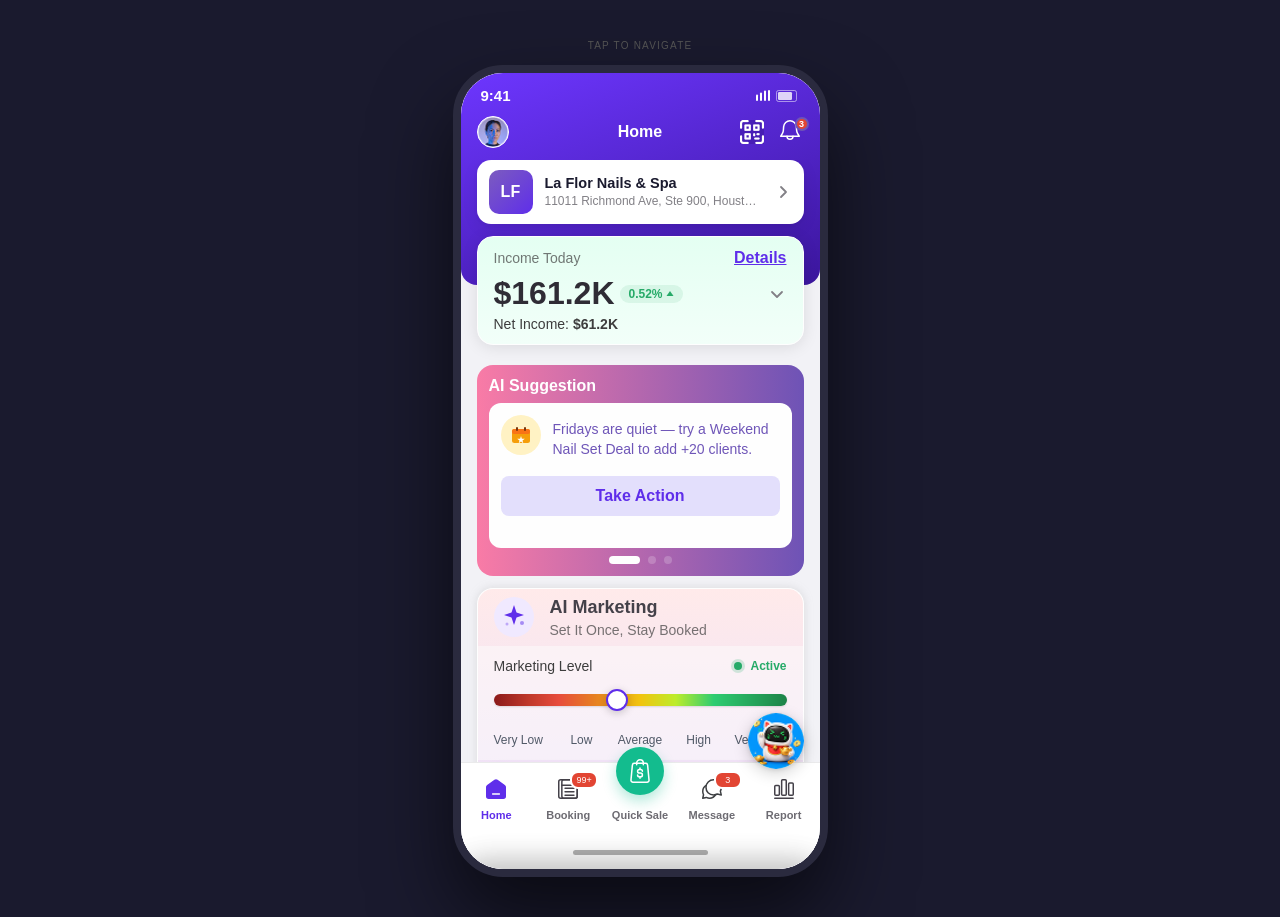
<file: v6-multiple-store-2/index.html>
<!DOCTYPE html>
<html lang="en">
<head>
<meta charset="UTF-8">
<meta name="viewport" content="width=device-width, initial-scale=1.0">
<title>GCI – AI Marketing</title>
<link rel="stylesheet" href="../css/shared.css">
<link rel="stylesheet" href="css/style.css">
</head>
<body>
<div class="pw">
  <div class="plbl">Tap to navigate</div>
  <div class="phone">
  <div class="toast" id="draft-toast"><svg width="13" height="13" viewBox="0 0 13 13" fill="none"><path d="M2 6.5l3 3 6-6" stroke="#22C55E" stroke-width="1.8" stroke-linecap="round" stroke-linejoin="round"/></svg>Saved to Drafts</div>
  <div class="toast" id="ai-upd-toast"><svg width="13" height="13" viewBox="0 0 13 13" fill="none"><path d="M6.5 1L8 5.5L13 6.5L8 7.5L6.5 12L5 7.5L0 6.5L5 5.5Z" fill="#A78BFA"/></svg>AI updated your Campaign Draft</div>
  <div class="toast" id="store-toast"><svg width="13" height="13" viewBox="0 0 13 13" fill="none"><path d="M2 6.5l3 3 6-6" stroke="#22C55E" stroke-width="1.8" stroke-linecap="round" stroke-linejoin="round"/></svg><span id="store-toast-text">Switched store</span></div>

  <!-- STORE PICKER BOTTOM SHEET -->
  <div class="store-sheet-backdrop" id="store-sheet-backdrop" onclick="closeStoreSheet()"></div>
  <div class="store-sheet" id="store-sheet">
    <div class="store-sheet-handle"></div>
    <div class="store-sheet-title">Switch store</div>
    <div class="store-search">
      <svg class="store-search-ico" width="14" height="14" viewBox="0 0 14 14" fill="none">
        <circle cx="6" cy="6" r="4.5" stroke="#828086" stroke-width="1.5"/>
        <path d="M9.5 9.5l3 3" stroke="#828086" stroke-width="1.5" stroke-linecap="round"/>
      </svg>
      <input class="store-search-inp" id="store-search-inp" type="text" placeholder="Search store or address" oninput="filterStoreList(this.value)"/>
      <button class="store-search-clear" id="store-search-clear" onclick="clearStoreSearch()" aria-label="Clear">
        <svg width="10" height="10" viewBox="0 0 10 10" fill="none"><path d="M1 1l8 8M9 1L1 9" stroke="#828086" stroke-width="1.6" stroke-linecap="round"/></svg>
      </button>
    </div>
    <div class="store-list" id="store-list"></div>
    <div class="store-empty" id="store-empty">No stores match your search.</div>
  </div>

  <!-- S-HOME: DASHBOARD HOME -->
  <div class="screen active" id="s-home">
    <div class="hm-hdr-bg"></div>
    <div class="hm-sb">
      <span class="hm-sbt">9:41</span>
      <div class="hm-sbi">
        <svg width="15" height="11" viewBox="0 0 15 11" fill="none"><rect x="0" y="4.5" width="2" height="6.5" rx="1" fill="white"/><rect x="4" y="2.5" width="2" height="8.5" rx="1" fill="white"/><rect x="8" y=".5" width="2" height="10.5" rx="1" fill="white"/><rect x="12" y="0" width="2" height="11" rx="1" fill="white"/></svg>
        <svg width="24" height="12" viewBox="0 0 24 12" fill="none"><rect x=".5" y=".5" width="20" height="11" rx="2" stroke="white" stroke-opacity=".5"/><rect x="2" y="2" width="14" height="8" rx="1.3" fill="white" opacity=".8"/></svg>
      </div>
    </div>
    <div class="hm-nav">
      <div class="hm-ava" onclick="goTo('s-account')" style="cursor:pointer"><img src="../assets/images/image-avatar.png" width="32" height="32" alt=""/></div>
      <span class="hm-nav-title">Home</span>
      <div class="hm-nav-actions">
        <button class="hm-scan" onclick="goTo('s-scan-qr')" aria-label="Scan QR Code" type="button">
          <img src="../assets/icons/icon-qr-scan.png" width="24" height="24" alt=""/>
        </button>
        <div class="hm-notif">
          <svg width="20" height="20" viewBox="0 0 20 20" fill="none"><path d="M13 16.25C13 17.9069 11.6569 19.25 10 19.25C8.34315 19.25 7 17.9069 7 16.25" stroke="white" stroke-width="1.5" stroke-linecap="round" stroke-linejoin="round"/><path d="M10 0.75C6.65768 0.75 3.88373 3.33319 3.64599 6.66704L3.38644 10.3067C3.30212 11.4891 2.93809 12.6346 2.32432 13.6487L0.75 16.25H19.25L17.6757 13.6487C17.0619 12.6346 16.6979 11.4891 16.6136 10.3067L16.354 6.66704C16.1163 3.33319 13.3423 0.75 10 0.75Z" stroke="white" stroke-width="1.5" stroke-linecap="round" stroke-linejoin="round"/></svg>
          <div class="hm-badge">3</div>
        </div>
      </div>
    </div>
    <div class="hm-scroll">

      <!-- Store Switcher -->
      <div class="hm-store-card" id="hm-store-card" onclick="openStoreSheet()">
        <div class="hm-store-ico" id="hm-store-ico"><span id="hm-store-ico-init">LF</span></div>
        <div class="hm-store-info">
          <div class="hm-store-name" id="hm-store-name">La Flor Nails &amp; Spa</div>
          <div class="hm-store-addr" id="hm-store-addr">11011 Richmond Ave, Ste 900, Houston</div>
        </div>
        <svg class="hm-store-chev" id="hm-store-chev" width="18" height="18" viewBox="0 0 18 18" fill="none">
          <path d="M7 4l5 5-5 5" stroke="#828086" stroke-width="1.8" stroke-linecap="round" stroke-linejoin="round"/>
        </svg>
      </div>

      <!-- Income Today -->
      <div class="hm-income-card">
        <div class="hm-income-top">
          <span class="hm-income-lbl">Income Today</span>
          <span class="hm-details-link">Details</span>
        </div>
        <div class="hm-income-main">
          <div class="hm-income-left">
            <span class="hm-income-val" id="hm-income-val">$161.2K</span>
            <div class="hm-up-badge"><span id="hm-income-change">0.52%</span><svg width="10" height="10" viewBox="0 0 10 10" fill="none"><path d="M5 2L8.5 7H1.5L5 2z" fill="#26aa68"/></svg></div>
          </div>
          <svg width="20" height="20" viewBox="0 0 20 20" fill="none"><path d="M5 8l5 5 5-5" stroke="#828086" stroke-width="1.8" stroke-linecap="round" stroke-linejoin="round"/></svg>
        </div>
        <div class="hm-income-net">Net Income: <strong id="hm-income-net">$61.2K</strong></div>
      </div>

      <!-- AI Suggestion -->
      <div class="hm-sugg-wrap">
        <div class="hm-sugg-title">AI Suggestion</div>
        <div class="hm-sugg-scroll" id="hm-sugg-scroll">
          <div class="hm-sugg-card">
            <div class="hm-sugg-card-body">
              <div class="hm-cal-ico"><svg width="22" height="18" viewBox="0 0 20 18" fill="none"><rect x="1" y="3" width="18" height="14" rx="2.5" fill="#f59e0b"/><rect x="1" y="3" width="18" height="5" rx="2" fill="#f97316"/><rect x="5" y="1" width="2" height="4" rx="1" fill="#78350f"/><rect x="13" y="1" width="2" height="4" rx="1" fill="#78350f"/><path d="M10 10l.9 2.7 2.9.1-2.3 1.7.8 2.8L10 15.6l-2.3 1.7.8-2.8-2.3-1.7 2.9-.1L10 10z" fill="#fff"/></svg></div>
              <p class="hm-sugg-txt">Fridays are quiet — try a Weekend Nail Set Deal to add +20 clients.</p>
            </div>
            <button class="hm-take-action">Take Action</button>
          </div>
          <div class="hm-sugg-card">
            <div class="hm-sugg-card-body">
              <div class="hm-cal-ico"><svg width="22" height="18" viewBox="0 0 20 18" fill="none"><rect x="1" y="3" width="18" height="14" rx="2.5" fill="#f59e0b"/><rect x="1" y="3" width="18" height="5" rx="2" fill="#f97316"/><rect x="5" y="1" width="2" height="4" rx="1" fill="#78350f"/><rect x="13" y="1" width="2" height="4" rx="1" fill="#78350f"/><path d="M10 10l.9 2.7 2.9.1-2.3 1.7.8 2.8L10 15.6l-2.3 1.7.8-2.8-2.3-1.7 2.9-.1L10 10z" fill="#fff"/></svg></div>
              <p class="hm-sugg-txt">Mother's Day is 7 days away — launch a 15% OFF campaign to fill your weekend.</p>
            </div>
            <button class="hm-take-action">Take Action</button>
          </div>
          <div class="hm-sugg-card">
            <div class="hm-sugg-card-body">
              <div class="hm-cal-ico"><svg width="22" height="18" viewBox="0 0 20 18" fill="none"><rect x="1" y="3" width="18" height="14" rx="2.5" fill="#f59e0b"/><rect x="1" y="3" width="18" height="5" rx="2" fill="#f97316"/><rect x="5" y="1" width="2" height="4" rx="1" fill="#78350f"/><rect x="13" y="1" width="2" height="4" rx="1" fill="#78350f"/><path d="M10 10l.9 2.7 2.9.1-2.3 1.7.8 2.8L10 15.6l-2.3 1.7.8-2.8-2.3-1.7 2.9-.1L10 10z" fill="#fff"/></svg></div>
              <p class="hm-sugg-txt">142 clients haven't visited in 60+ days — send a re-engagement offer today.</p>
            </div>
            <button class="hm-take-action">Take Action</button>
          </div>
        </div>
        <div class="hm-dots"><div class="hm-dot active"></div><div class="hm-dot"></div><div class="hm-dot"></div></div>
      </div>

      <!-- AI Marketing card -->
      <div class="hm-mkt-wrap">
        <div class="hm-mkt-card">
          <div class="hm-mkt-hdr">
            <div class="hm-mkt-ico">
              <svg width="40" height="40" viewBox="0 0 40 40" fill="none"><rect width="40" height="40" rx="20" fill="#f0e9ff"/><path d="M20 8l2.5 7.5L30 18l-7.5 2.5L20 28l-2.5-7.5L10 18l7.5-2.5L20 8z" fill="#5f2eea"/><circle cx="28" cy="26" r="2" fill="#5f2eea" opacity=".5"/><circle cx="13" cy="27" r="1.5" fill="#5f2eea" opacity=".35"/></svg>
            </div>
            <div class="hm-mkt-info">
              <span class="hm-mkt-title">AI Marketing</span>
              <span class="hm-mkt-sub">Set It Once, Stay Booked</span>
            </div>
          </div>
          <div class="hm-mkt-body">
            <div class="hm-mkt-row">
              <span class="hm-mkt-lbl">Marketing Level</span>
              <div class="hm-mkt-status"><div class="hm-status-dot"></div><span class="hm-status-txt">Active</span></div>
            </div>
            <div class="hm-slider-wrap">
              <div class="hm-slider-track"><div class="hm-slider-thumb" id="hm-slider-thumb"></div></div>
            </div>
            <div class="hm-slider-labels">
              <span style="text-align:left">Very Low</span>
              <span style="text-align:center">Low</span>
              <span style="text-align:center">Average</span>
              <span style="text-align:center">High</span>
              <span style="text-align:right">Very High</span>
            </div>
          </div>
          <button class="hm-boost-btn" onclick="goTo('s1')">
            <svg width="24" height="24" viewBox="0 0 24 24" fill="none"><path d="M12 3c0 0 5 3 5 9 0 2.5-1.2 4-1.2 4H8.2S7 14.5 7 12c0-6 5-9 5-9z" stroke="white" stroke-width="1.8" stroke-linejoin="round"/><path d="M8.2 16l-1.8 4M15.8 16l1.8 4M10.5 16v2.5M13.5 16v2.5" stroke="white" stroke-width="1.4" stroke-linecap="round"/><circle cx="12" cy="11" r="1.8" fill="white"/></svg>
            Boost Now
          </button>
          <div class="hm-chevron-down"><svg width="24" height="24" viewBox="0 0 24 24" fill="none"><path d="M7 10l5 5 5-5" stroke="#5f2eea" stroke-width="1.8" stroke-linecap="round" stroke-linejoin="round"/></svg></div>
          <button class="hm-view-more">View More</button>
        </div>
      </div>

    </div>
  </div>

  <!-- S-ACCOUNT: USER ACCOUNT -->
  <div class="screen" id="s-account">
    <div class="sb"><span class="sbt">9:41</span><div class="sbi"><svg width="15" height="11" viewBox="0 0 15 11" fill="#1A1A2E"><rect x="0" y="4.5" width="2" height="6.5" rx="1"/><rect x="4" y="2.5" width="2" height="8.5" rx="1"/><rect x="8" y=".5" width="2" height="10.5" rx="1"/><rect x="12" y="0" width="2" height="11" rx="1"/></svg><svg width="24" height="12" viewBox="0 0 24 12" fill="none"><rect x=".5" y=".5" width="20" height="11" rx="2" stroke="#1A1A2E" stroke-opacity=".5"/><rect x="2" y="2" width="14" height="8" rx="1.3" fill="#1A1A2E" opacity=".8"/></svg></div></div>

    <!-- Header -->
    <div class="ua-header">
      <button class="ua-back" onclick="goTo('s-home')" aria-label="Back">
        <svg width="20" height="20" viewBox="0 0 20 20" fill="none"><path d="M13 4L7 10L13 16" stroke="#444149" stroke-width="2" stroke-linecap="round" stroke-linejoin="round"/></svg>
      </button>
      <span class="ua-header-title">User Account</span>
      <div style="width:20px"></div>
    </div>

    <!-- Profile row -->
    <div class="ua-profile">
      <div class="ua-profile-left">
        <div class="ua-ava-wrap">
          <img class="ua-ava-img" src="../assets/images/image-avatar.png" width="48" height="48" alt=""/>
          <div class="ua-ava-edit" aria-label="Edit avatar">
            <svg width="10" height="10" viewBox="0 0 12 12" fill="none">
              <path d="M8.5 1.5l2 2-6 6H2.5V7l6-5.5z" stroke="#5f2eea" stroke-width="1.2" stroke-linejoin="round"/>
            </svg>
          </div>
        </div>
        <div class="ua-profile-info">
          <div class="ua-profile-name">Cindy Phan</div>
          <div class="ua-profile-role">Admin</div>
        </div>
      </div>
      <div class="ua-coin">
        <div class="ua-coin-ico">
          <svg width="14" height="14" viewBox="0 0 16 16" fill="none">
            <path d="M8 1.5l1.9 4 4.5.6-3.3 3.1.8 4.4L8 11.6 4.1 13.6l.8-4.4L1.6 6.1l4.5-.6L8 1.5z" fill="#fff"/>
          </svg>
        </div>
        <span class="ua-coin-val">248</span>
      </div>
    </div>

    <!-- Tabs -->
    <div class="ua-tabs">
      <button class="ua-tab active" onclick="uaSwitchTab(this,'store')">
        <span>Store Setting</span>
        <div class="ua-tab-underline"></div>
      </button>
      <button class="ua-tab" onclick="uaSwitchTab(this,'general')">
        <span>General Setting</span>
        <div class="ua-tab-underline"></div>
      </button>
    </div>

    <!-- Scroll body -->
    <div class="ua-scroll">
      <!-- Tab: Store Setting -->
      <div class="ua-tab-panel active" id="ua-panel-store">

        <!-- Store info card -->
        <div class="ua-card ua-store-card">
          <div class="ua-store-row">
            <div class="ua-store-left">
              <div class="ua-store-logo" id="ua-store-logo"><span id="ua-store-logo-init">LF</span></div>
              <span class="ua-store-name" id="ua-store-name">La Flor Nails &amp; Spa</span>
            </div>
            <button class="ua-store-list-link" onclick="goTo('s-store-list')">Store List</button>
          </div>
          <div class="ua-store-stats">
            <div class="ua-stat">
              <svg width="14" height="14" viewBox="0 0 14 14" fill="none">
                <path d="M2 4V2h2M12 4V2h-2M2 10v2h2M12 10v2h-2" stroke="#444149" stroke-width="1.4" stroke-linecap="round" stroke-linejoin="round"/>
                <path d="M4 7h6M7 5v4" stroke="#444149" stroke-width="1.2" stroke-linecap="round"/>
              </svg>
              <span>200</span>
            </div>
            <div class="ua-stat">
              <svg width="14" height="14" viewBox="0 0 14 14" fill="none">
                <circle cx="5" cy="5" r="2" stroke="#444149" stroke-width="1.3"/>
                <circle cx="10" cy="5.5" r="1.6" stroke="#444149" stroke-width="1.3"/>
                <path d="M1 11.5c0-1.7 1.8-2.8 4-2.8s4 1.1 4 2.8" stroke="#444149" stroke-width="1.3" stroke-linecap="round"/>
                <path d="M9.5 11.5c0-1.2 1.2-2 2.5-2 .5 0 1 .1 1.4.3" stroke="#444149" stroke-width="1.3" stroke-linecap="round"/>
              </svg>
              <span>10</span>
            </div>
            <div class="ua-stat ua-stat-last">
              <svg width="14" height="14" viewBox="0 0 14 14" fill="none">
                <path d="M3 6V4a2 2 0 0 1 2-2h4a2 2 0 0 1 2 2v2" stroke="#444149" stroke-width="1.3" stroke-linecap="round"/>
                <rect x="2" y="6" width="10" height="4" rx="1.2" stroke="#444149" stroke-width="1.3"/>
                <path d="M3.5 10v2M10.5 10v2" stroke="#444149" stroke-width="1.3" stroke-linecap="round"/>
              </svg>
              <span>8</span>
            </div>
          </div>
          <div class="ua-store-addr">
            <svg width="16" height="16" viewBox="0 0 16 16" fill="none">
              <path d="M8 14.5s5-4.3 5-9a5 5 0 1 0-10 0c0 4.7 5 9 5 9z" stroke="#444149" stroke-width="1.4" stroke-linejoin="round"/>
              <circle cx="8" cy="5.5" r="1.8" stroke="#444149" stroke-width="1.3"/>
            </svg>
            <span id="ua-store-addr">11011 Richmond Ave, Ste 900, Houston, TX 77042</span>
          </div>
        </div>

        <!-- Quick actions -->
        <div class="ua-card ua-quick">
          <button class="ua-quick-btn" onclick="void 0">
            <div class="ua-quick-ico" style="background:#ffecc1">
              <svg width="20" height="20" viewBox="0 0 20 20" fill="none">
                <rect x="3" y="5" width="14" height="11" rx="2" stroke="#d9962a" stroke-width="1.6"/>
                <circle cx="6.5" cy="10" r="1" fill="#d9962a"/>
                <circle cx="10" cy="10" r="1" fill="#d9962a"/>
                <circle cx="13.5" cy="10" r="1" fill="#d9962a"/>
              </svg>
            </div>
            <span class="ua-quick-lbl">Review</span>
          </button>
          <button class="ua-quick-btn" onclick="void 0">
            <div class="ua-quick-ico" style="background:#cffad8">
              <svg width="20" height="20" viewBox="0 0 20 20" fill="none">
                <circle cx="10" cy="7" r="2.6" stroke="#1F8C3A" stroke-width="1.5"/>
                <path d="M4.5 16c0-2.6 2.5-4.3 5.5-4.3s5.5 1.7 5.5 4.3" stroke="#1F8C3A" stroke-width="1.5" stroke-linecap="round"/>
                <circle cx="14.5" cy="14.5" r="2.4" fill="#fff" stroke="#1F8C3A" stroke-width="1.3"/>
                <path d="M13.4 14.5l.8.8 1.6-1.6" stroke="#1F8C3A" stroke-width="1.3" stroke-linecap="round" stroke-linejoin="round"/>
              </svg>
            </div>
            <span class="ua-quick-lbl">Staff Manage</span>
          </button>
        </div>

        <!-- Devices -->
        <div class="ua-section">
          <div class="ua-section-title">Devices</div>
          <div class="ua-card ua-list">
            <button class="ua-row" onclick="void 0">
              <span class="ua-row-left">
                <svg width="20" height="20" viewBox="0 0 24 24" fill="none">
                  <rect x="3" y="3" width="7" height="7" rx="1.4" stroke="#444149" stroke-width="1.6"/>
                  <rect x="14" y="3" width="7" height="7" rx="1.4" stroke="#444149" stroke-width="1.6"/>
                  <rect x="3" y="14" width="7" height="7" rx="1.4" stroke="#444149" stroke-width="1.6"/>
                  <rect x="14" y="14" width="3" height="3" fill="#444149"/>
                  <rect x="18" y="18" width="3" height="3" fill="#444149"/>
                </svg>
                <span class="ua-row-lbl">Scan QR Code</span>
              </span>
              <svg class="ua-row-chev" width="16" height="16" viewBox="0 0 16 16" fill="none"><path d="M6 4l4 4-4 4" stroke="#828086" stroke-width="1.6" stroke-linecap="round" stroke-linejoin="round"/></svg>
            </button>
            <button class="ua-row" onclick="void 0">
              <span class="ua-row-left">
                <svg width="20" height="20" viewBox="0 0 24 24" fill="none">
                  <rect x="2" y="4" width="20" height="13" rx="1.6" stroke="#444149" stroke-width="1.6"/>
                  <path d="M8 21h8M12 17v4" stroke="#444149" stroke-width="1.6" stroke-linecap="round"/>
                </svg>
                <span class="ua-row-lbl">Devices List</span>
              </span>
              <svg class="ua-row-chev" width="16" height="16" viewBox="0 0 16 16" fill="none"><path d="M6 4l4 4-4 4" stroke="#828086" stroke-width="1.6" stroke-linecap="round" stroke-linejoin="round"/></svg>
            </button>
          </div>
        </div>

        <!-- Payment & Product Plan -->
        <div class="ua-section">
          <div class="ua-section-title">Payment &amp; Product Plan</div>
          <div class="ua-card ua-list">
            <button class="ua-row" onclick="void 0">
              <span class="ua-row-left">
                <svg width="20" height="20" viewBox="0 0 24 24" fill="none">
                  <rect x="3" y="6" width="14" height="9" rx="1.6" stroke="#444149" stroke-width="1.6"/>
                  <rect x="7" y="9" width="14" height="9" rx="1.6" stroke="#444149" stroke-width="1.6" fill="#fff"/>
                  <path d="M7 12h14" stroke="#444149" stroke-width="1.4"/>
                </svg>
                <span class="ua-row-lbl">Payment Method</span>
              </span>
              <svg class="ua-row-chev" width="16" height="16" viewBox="0 0 16 16" fill="none"><path d="M6 4l4 4-4 4" stroke="#828086" stroke-width="1.6" stroke-linecap="round" stroke-linejoin="round"/></svg>
            </button>
            <button class="ua-row" onclick="void 0">
              <span class="ua-row-left">
                <svg width="20" height="20" viewBox="0 0 24 24" fill="none">
                  <rect x="3" y="3" width="14" height="14" rx="2" stroke="#444149" stroke-width="1.6"/>
                  <rect x="7" y="7" width="14" height="14" rx="2" stroke="#444149" stroke-width="1.6" fill="#fff"/>
                  <path d="M10.5 14l2 2 4-4" stroke="#444149" stroke-width="1.5" stroke-linecap="round" stroke-linejoin="round"/>
                </svg>
                <span class="ua-row-lbl">Product Plan</span>
              </span>
              <svg class="ua-row-chev" width="16" height="16" viewBox="0 0 16 16" fill="none"><path d="M6 4l4 4-4 4" stroke="#828086" stroke-width="1.6" stroke-linecap="round" stroke-linejoin="round"/></svg>
            </button>
          </div>
        </div>

        <!-- GAP Setting -->
        <div class="ua-section">
          <div class="ua-section-title">GAP Setting</div>
          <div class="ua-card ua-list">
            <button class="ua-row" onclick="void 0">
              <span class="ua-row-left">
                <img class="ua-row-brand" src="../assets/icons/gap-go-booking.png" alt=""/>
                <span class="ua-row-lbl">Go Booking</span>
              </span>
              <svg class="ua-row-chev" width="16" height="16" viewBox="0 0 16 16" fill="none"><path d="M6 4l4 4-4 4" stroke="#828086" stroke-width="1.6" stroke-linecap="round" stroke-linejoin="round"/></svg>
            </button>
            <button class="ua-row" onclick="void 0">
              <span class="ua-row-left">
                <img class="ua-row-brand" src="../assets/icons/gap-go-checkin.png" alt=""/>
                <span class="ua-row-lbl">Go Checkin</span>
              </span>
              <svg class="ua-row-chev" width="16" height="16" viewBox="0 0 16 16" fill="none"><path d="M6 4l4 4-4 4" stroke="#828086" stroke-width="1.6" stroke-linecap="round" stroke-linejoin="round"/></svg>
            </button>
            <button class="ua-row" onclick="void 0">
              <span class="ua-row-left">
                <img class="ua-row-brand" src="../assets/icons/gap-go-pos.png" alt=""/>
                <span class="ua-row-lbl">Go POS</span>
              </span>
              <svg class="ua-row-chev" width="16" height="16" viewBox="0 0 16 16" fill="none"><path d="M6 4l4 4-4 4" stroke="#828086" stroke-width="1.6" stroke-linecap="round" stroke-linejoin="round"/></svg>
            </button>
            <button class="ua-row" onclick="void 0">
              <span class="ua-row-left">
                <img class="ua-row-brand" src="../assets/icons/gap-bamboopay.png" alt=""/>
                <span class="ua-row-lbl">Bamboopay</span>
              </span>
              <svg class="ua-row-chev" width="16" height="16" viewBox="0 0 16 16" fill="none"><path d="M6 4l4 4-4 4" stroke="#828086" stroke-width="1.6" stroke-linecap="round" stroke-linejoin="round"/></svg>
            </button>
          </div>
        </div>

        <!-- Logout -->
        <button class="ua-card ua-logout" onclick="void 0">
          <svg width="20" height="20" viewBox="0 0 20 20" fill="none">
            <path d="M11.5 3.5h-5A1.5 1.5 0 0 0 5 5v10a1.5 1.5 0 0 0 1.5 1.5h5" stroke="#E24533" stroke-width="1.6" stroke-linecap="round" stroke-linejoin="round"/>
            <path d="M9.5 10h8m0 0L14 6.5M17.5 10L14 13.5" stroke="#E24533" stroke-width="1.6" stroke-linecap="round" stroke-linejoin="round"/>
          </svg>
          <span>Logout</span>
        </button>

      </div>

      <!-- Tab: General Setting -->
      <div class="ua-tab-panel" id="ua-panel-general">
        <div class="ua-placeholder">
          <svg width="40" height="40" viewBox="0 0 40 40" fill="none">
            <circle cx="20" cy="20" r="16" stroke="#C9C6D0" stroke-width="1.8"/>
            <path d="M20 12v8l5 3" stroke="#C9C6D0" stroke-width="1.8" stroke-linecap="round"/>
          </svg>
          <div class="ua-placeholder-title">Coming soon</div>
          <div class="ua-placeholder-sub">General settings will be available in a future update.</div>
        </div>
      </div>
    </div>
  </div>

  <!-- S-STORE-LIST: STORE LIST PAGE -->
  <div class="screen" id="s-store-list">
    <div class="sb"><span class="sbt">9:41</span><div class="sbi"><svg width="15" height="11" viewBox="0 0 15 11" fill="#1A1A2E"><rect x="0" y="4.5" width="2" height="6.5" rx="1"/><rect x="4" y="2.5" width="2" height="8.5" rx="1"/><rect x="8" y=".5" width="2" height="10.5" rx="1"/><rect x="12" y="0" width="2" height="11" rx="1"/></svg><svg width="24" height="12" viewBox="0 0 24 12" fill="none"><rect x=".5" y=".5" width="20" height="11" rx="2" stroke="#1A1A2E" stroke-opacity=".5"/><rect x="2" y="2" width="14" height="8" rx="1.3" fill="#1A1A2E" opacity=".8"/></svg></div></div>

    <div class="ua-header">
      <button class="ua-back" onclick="goTo('s-account')" aria-label="Back">
        <svg width="20" height="20" viewBox="0 0 20 20" fill="none"><path d="M13 4L7 10L13 16" stroke="#444149" stroke-width="2" stroke-linecap="round" stroke-linejoin="round"/></svg>
      </button>
      <span class="ua-header-title">Store List</span>
      <div style="width:20px"></div>
    </div>

    <div class="sl-scroll">
      <div class="store-search sl-search-inline">
        <svg class="store-search-ico" width="14" height="14" viewBox="0 0 14 14" fill="none">
          <circle cx="6" cy="6" r="4.5" stroke="#828086" stroke-width="1.5"/>
          <path d="M9.5 9.5l3 3" stroke="#828086" stroke-width="1.5" stroke-linecap="round"/>
        </svg>
        <input class="store-search-inp" id="sl-page-search-inp" type="text" placeholder="Search store or address" oninput="filterStoreListPage(this.value)"/>
        <button class="store-search-clear" id="sl-page-search-clear" onclick="clearStoreListPageSearch()" aria-label="Clear">
          <svg width="10" height="10" viewBox="0 0 10 10" fill="none"><path d="M1 1l8 8M9 1L1 9" stroke="#828086" stroke-width="1.6" stroke-linecap="round"/></svg>
        </button>
      </div>
      <div class="sl-cards" id="sl-cards"></div>
      <div class="sl-empty" id="sl-empty">No stores match your search.</div>
    </div>
  </div>

  <!-- S-SCAN-QR: SCAN QR CODE (camera simulation) -->
  <div class="screen sq-screen" id="s-scan-qr">
    <div class="sb"><span class="sbt">9:41</span><div class="sbi"><svg width="15" height="11" viewBox="0 0 15 11" fill="#1A1A2E"><rect x="0" y="4.5" width="2" height="6.5" rx="1"/><rect x="4" y="2.5" width="2" height="8.5" rx="1"/><rect x="8" y=".5" width="2" height="10.5" rx="1"/><rect x="12" y="0" width="2" height="11" rx="1"/></svg><svg width="24" height="12" viewBox="0 0 24 12" fill="none"><rect x=".5" y=".5" width="20" height="11" rx="2" stroke="#1A1A2E" stroke-opacity=".5"/><rect x="2" y="2" width="14" height="8" rx="1.3" fill="#1A1A2E" opacity=".8"/></svg></div></div>
    <div class="sq-hdr">
      <button class="sq-back" onclick="goTo('s-home')" aria-label="Back" type="button">
        <svg width="20" height="20" viewBox="0 0 20 20" fill="none"><path d="M13 4L7 10L13 16" stroke="#444149" stroke-width="2" stroke-linecap="round" stroke-linejoin="round"/></svg>
      </button>
      <span class="sq-hdr-title">Scan QR Code</span>
      <button class="sq-home" onclick="goTo('s-home')" aria-label="Home" type="button">
        <svg width="20" height="20" viewBox="0 0 20 20" fill="none"><path d="M3 9l7-5.5L17 9v7a1 1 0 0 1-1 1h-3v-5h-4v5H4a1 1 0 0 1-1-1V9z" stroke="#444149" stroke-width="1.6" stroke-linecap="round" stroke-linejoin="round"/></svg>
      </button>
    </div>
    <div class="sq-view">
      <div class="sq-logo">
        <img src="../assets/icons/logo-go-white.svg" alt="GO" width="100" height="44"/>
      </div>
      <div class="sq-reticle">
        <span class="sq-c sq-c-tl"></span>
        <span class="sq-c sq-c-tr"></span>
        <span class="sq-c sq-c-bl"></span>
        <span class="sq-c sq-c-br"></span>
      </div>
      <button class="sq-gift" onclick="void 0" type="button">Input Gift Card Code</button>
      <div class="sq-home-bar"><span></span></div>
    </div>
  </div>

  <!-- S-STORE-INFO: STORE INFO PAGE -->
  <div class="screen" id="s-store-info">
    <div class="sb"><span class="sbt">9:41</span><div class="sbi"><svg width="15" height="11" viewBox="0 0 15 11" fill="#1A1A2E"><rect x="0" y="4.5" width="2" height="6.5" rx="1"/><rect x="4" y="2.5" width="2" height="8.5" rx="1"/><rect x="8" y=".5" width="2" height="10.5" rx="1"/><rect x="12" y="0" width="2" height="11" rx="1"/></svg><svg width="24" height="12" viewBox="0 0 24 12" fill="none"><rect x=".5" y=".5" width="20" height="11" rx="2" stroke="#1A1A2E" stroke-opacity=".5"/><rect x="2" y="2" width="14" height="8" rx="1.3" fill="#1A1A2E" opacity=".8"/></svg></div></div>

    <div class="si-hdr">
      <button class="si-back" onclick="goTo('s-store-list')" aria-label="Back" type="button">
        <svg width="20" height="20" viewBox="0 0 20 20" fill="none"><path d="M13 4L7 10L13 16" stroke="#444149" stroke-width="2" stroke-linecap="round" stroke-linejoin="round"/></svg>
      </button>
      <span class="si-hdr-title">Store Information</span>
      <button class="si-more" aria-label="More" type="button">
        <svg width="18" height="18" viewBox="0 0 18 18" fill="none"><circle cx="9" cy="3" r="1.5" fill="#444149"/><circle cx="9" cy="9" r="1.5" fill="#444149"/><circle cx="9" cy="15" r="1.5" fill="#444149"/></svg>
      </button>
    </div>

    <div class="si-scroll">
      <div class="si-profile">
        <div class="si-avatar" id="si-avatar">
          <span class="si-avatar-init" id="si-avatar-init">LF</span>
          <button class="si-change" type="button">Change</button>
        </div>
        <div class="si-name" id="si-name">La Flor Nails &amp; Spa</div>
        <div class="si-hours">
          <span class="si-status" id="si-status">Open</span>
          <span class="si-hours-dot"></span>
          <span id="si-hours-txt">Closes 8PM</span>
          <svg width="14" height="14" viewBox="0 0 16 16" fill="none"><path d="M4 6l4 4 4-4" stroke="#444149" stroke-width="1.6" stroke-linecap="round" stroke-linejoin="round"/></svg>
        </div>
      </div>

      <div class="si-tabs">
        <button class="si-tab active" data-tab="overview" onclick="siSwitchTab(this,'overview')" type="button">
          <span>Overview</span>
          <div class="si-tab-underline"></div>
        </button>
        <button class="si-tab" data-tab="review" onclick="siSwitchTab(this,'review')" type="button">
          <span>Review</span>
          <div class="si-tab-underline"></div>
        </button>
      </div>

      <div class="si-panel active" id="si-panel-overview">
        <div class="si-contact">
          <div class="si-contact-row">
            <svg width="16" height="16" viewBox="0 0 16 16" fill="none">
              <path d="M8 14.5s5-4.3 5-9a5 5 0 1 0-10 0c0 4.7 5 9 5 9z" stroke="#444149" stroke-width="1.4" stroke-linejoin="round"/>
              <circle cx="8" cy="5.5" r="1.8" stroke="#444149" stroke-width="1.3"/>
            </svg>
            <span id="si-address">11011 Richmond Ave, Ste 900, Houston, TX 77042</span>
          </div>
          <div class="si-contact-row">
            <svg width="16" height="16" viewBox="0 0 16 16" fill="none">
              <path d="M3 3.5h2.5L7 7l-1.6 1c.7 1.6 2 2.9 3.6 3.6L10 10l3.5 1.5V14a.5.5 0 0 1-.5.5C7.5 14 1.5 8.5 1.5 4a.5.5 0 0 1 .5-.5h1z" stroke="#444149" stroke-width="1.4" stroke-linejoin="round"/>
            </svg>
            <span id="si-phone">(205) 205-2052</span>
          </div>
        </div>

        <div class="si-fields">
          <div class="si-field">
            <label class="si-field-lbl" for="si-sqft">Square feet</label>
            <input class="si-input" type="text" inputmode="numeric" id="si-sqft" oninput="siCheckDirty()" autocomplete="off"/>
          </div>
          <div class="si-field">
            <label class="si-field-lbl" for="si-staff">Staffs</label>
            <input class="si-input" type="text" inputmode="numeric" id="si-staff" oninput="siCheckDirty()" autocomplete="off"/>
          </div>
          <div class="si-field">
            <label class="si-field-lbl" for="si-chairs">Chairs</label>
            <input class="si-input" type="text" inputmode="numeric" id="si-chairs" oninput="siCheckDirty()" autocomplete="off"/>
          </div>
        </div>
      </div>

      <div class="si-panel" id="si-panel-review">
        <div class="si-empty">
          <svg width="40" height="40" viewBox="0 0 40 40" fill="none">
            <path d="M20 6l3.7 7.5 8.3 1.2-6 5.8 1.4 8.3L20 24.9l-7.4 3.9 1.4-8.3-6-5.8 8.3-1.2L20 6z" stroke="#C9C6D0" stroke-width="1.6" stroke-linejoin="round"/>
          </svg>
          <div class="si-empty-title">No reviews yet</div>
          <div class="si-empty-sub">Customer reviews will appear here.</div>
        </div>
      </div>
    </div>

    <div class="si-save-wrap">
      <button class="si-save-btn" id="si-save-btn" onclick="siSave()" disabled type="button">Save</button>
      <div class="bnav-home-indicator"><span></span></div>
    </div>
  </div>

  <!-- S1: BOOST AI MARKETING -->
  <div class="screen" id="s1">
    <div class="sb"><span class="sbt">9:41</span><div class="sbi"><svg width="15" height="11" viewBox="0 0 15 11" fill="white"><rect x="0" y="4.5" width="2" height="6.5" rx="1"/><rect x="4" y="2.5" width="2" height="8.5" rx="1"/><rect x="8" y=".5" width="2" height="10.5" rx="1"/><rect x="12" y="0" width="2" height="11" rx="1"/></svg><svg width="24" height="12" viewBox="0 0 24 12" fill="none"><rect x=".5" y=".5" width="20" height="11" rx="2" stroke="white" stroke-opacity=".5"/><rect x="2" y="2" width="14" height="8" rx="1.3" fill="white" opacity=".8"/></svg></div></div>
    <div class="s1-hdr">
      <button class="s1-back" onclick="goTo('s-home')"><svg width="20" height="20" viewBox="0 0 20 20" fill="none"><path d="M13 4L7 10L13 16" stroke="white" stroke-width="2" stroke-linecap="round" stroke-linejoin="round"/></svg></button>
      <span class="s1-hdr-ttl">Boost AI Marketing</span>
      <div style="width:20px"></div>
    </div>
    <div class="s1-scroll">

      <!-- AI Campaigns -->
      <div class="s1-sec s1-wht">
        <div class="s1-sec-ttl">AI Campaigns Ready to Use</div>
        <div class="qs-grid">
          <div class="qs-card" onclick="startFlow('Create a Mother\'s Day campaign for me.')">
            <div class="qs-ico" style="background:#D1FAE5"><img src="../assets/icons/icon-mothers-day.svg" width="20" height="20" alt=""/></div>
            <div class="qs-cnt">
              <div class="qs-name">Mother's Day 🌸</div>
              <div class="qs-desc">Peak nail weekend of the year — last May brought 89 new bookings in 5 days</div>
            </div>
            <div class="qs-tag" style="background:rgba(38,170,104,0.1);color:#26aa68">3.2x bookings</div>
          </div>
          <div class="qs-card" onclick="startFlow('Bring back inactive customers.')">
            <div class="qs-ico" style="background:#E3DFFC"><img src="../assets/icons/icon-bring-back.svg" width="20" height="20" alt=""/></div>
            <div class="qs-cnt">
              <div class="qs-name">Bring Them Back</div>
              <div class="qs-desc">Clients quiet 60+ days. One SMS brings 1 in 4 back within a week</div>
            </div>
            <div class="qs-tag" style="background:#E3DFFC;color:#5f2eea">23% return rate</div>
          </div>
          <div class="qs-card" onclick="startFlow('Create a Summer Sale campaign to boost bookings.')">
            <div class="qs-ico" style="background:#FFF0E0"><img src="../assets/icons/icon-summer-sale.svg" width="20" height="20" alt=""/></div>
            <div class="qs-cnt">
              <div class="qs-name">Summer Sale ☀️</div>
              <div class="qs-desc">Beat the slow season — a flash deal sent Tuesday morning fills your week within 48 hours</div>
            </div>
            <div class="qs-tag" style="background:#FFF0E0;color:#F97316">+48h bookings</div>
          </div>
          <div class="qs-card" onclick="startFlow('Send a Happy Friday message to fill weekend slots.')">
            <div class="qs-ico" style="background:#FDF0C1"><img src="../assets/icons/icon-happy-friday.svg" width="20" height="20" alt=""/></div>
            <div class="qs-cnt">
              <div class="qs-name">Happy Friday 🎉</div>
              <div class="qs-desc">Send Thursday afternoon, fill your weekend. Clients who hear from you weekly book 2× more often</div>
            </div>
            <div class="qs-tag" style="background:#FDF0C1;color:#d16816">2× more visits</div>
          </div>
        </div>
      </div>

      <!-- Campaigns Running Now -->
      <div class="s1-sec s1-prpl" style="display:none">
        <div class="s1-sec-ttl">Campaigns Running Now</div>
        <div class="rc-card">
          <div class="rc-top">
            <span class="rc-nm">"We Miss You" Re-engagement</span>
            <div class="rc-status-act"><svg width="8" height="8" viewBox="0 0 8 8"><circle cx="4" cy="4" r="4" fill="#26aa68"/></svg>Active</div>
          </div>
          <div class="rc-prog">
            <div class="rc-dates"><span>Start 01/04/2026</span><span>End 30/04/2026</span></div>
            <div class="rc-bar-bg"><div class="rc-bar-fill" style="width:65%;background:#e7a816"></div></div>
          </div>
          <div class="rc-hdiv"></div>
          <div class="rc-info">
            <div class="rc-col"><div class="rc-mlbl">Income</div><div class="rc-mval">$4.2K</div></div>
            <div class="rc-vdiv"></div>
            <div class="rc-col"><div class="rc-mlbl">Booking Rate</div><div class="rc-mval">23%</div></div>
          </div>
        </div>
        <div class="rc-card">
          <div class="rc-top">
            <span class="rc-nm">VIP Birthday Offer</span>
            <div class="rc-status-done"><svg width="16" height="16" viewBox="0 0 16 16" fill="none"><rect x="1" y="1" width="14" height="14" rx="4" fill="#e8f0fd"/><path d="M5 8l2 2 4-4" stroke="#1c6bea" stroke-width="1.5" stroke-linecap="round" stroke-linejoin="round"/></svg>Completed</div>
          </div>
          <div class="rc-prog">
            <div class="rc-dates"><span>Start 01/03/2026</span><span>End 31/03/2026</span></div>
            <div class="rc-bar-bg"><div class="rc-bar-fill" style="width:100%;background:#1c6bea"></div></div>
          </div>
          <div class="rc-hdiv"></div>
          <div class="rc-info">
            <div class="rc-col"><div class="rc-mlbl">Income</div><div class="rc-mval">$98.4K</div></div>
            <div class="rc-vdiv"></div>
            <div class="rc-col"><div class="rc-mlbl">Booking Rate</div><div class="rc-mval">80%</div></div>
          </div>
        </div>
      </div>

      <!-- Draft Campaigns -->
      <div class="s1-sec s1-grad">
        <div class="s1-sec-ttl">Your Draft Campaigns</div>
        <div class="draft-card" id="draft-list">
          <div class="rrow" onclick="goTo('s3')">
            <div class="rdot" style="background:#F59E0B"></div>
            <div class="rrow-info">
              <div class="rnm">Summer Flash Sale</div>
              <div class="rsub">All clients · 15% Off · Apr 29</div>
            </div>
            <svg width="16" height="16" viewBox="0 0 16 16" fill="none"><path d="M6 4l4 4-4 4" stroke="#828086" stroke-width="1.5" stroke-linecap="round" stroke-linejoin="round"/></svg>
          </div>
          <div class="rrow-sep"></div>
          <div class="rrow" onclick="goTo('s3')">
            <div class="rdot" style="background:#F59E0B"></div>
            <div class="rrow-info">
              <div class="rnm">Loyalty Reward Announcement</div>
              <div class="rsub">VIP clients · 10% Off · Feb 14</div>
            </div>
            <svg width="16" height="16" viewBox="0 0 16 16" fill="none"><path d="M6 4l4 4-4 4" stroke="#828086" stroke-width="1.5" stroke-linecap="round" stroke-linejoin="round"/></svg>
          </div>
        </div>
      </div>

    </div>
  </div>

  <!-- S3: CAMPAIGN (Draft + Review combined) -->
  <div class="screen" id="s3">
    <div class="sb"><span class="sbt">9:41</span><div class="sbi"><svg width="15" height="11" viewBox="0 0 15 11" fill="#1A1A2E"><rect x="0" y="4.5" width="2" height="6.5" rx="1"/><rect x="4" y="2.5" width="2" height="8.5" rx="1"/><rect x="8" y=".5" width="2" height="10.5" rx="1"/><rect x="12" y="0" width="2" height="11" rx="1"/></svg><svg width="24" height="12" viewBox="0 0 24 12" fill="none"><rect x=".5" y=".5" width="20" height="11" rx="2" stroke="#1A1A2E" stroke-opacity=".3"/><rect x="2" y="2" width="14" height="8" rx="1.3" fill="#1A1A2E" opacity=".8"/></svg></div></div>
    <div class="topnav"><div class="back" onclick="showBackConfirm()"><svg width="13" height="13" viewBox="0 0 13 13" fill="none"><path d="M9 2L4 6.5L9 11" stroke="#7C5CBF" stroke-width="1.8" stroke-linecap="round" stroke-linejoin="round"/></svg></div><span class="topnav-title">Promotion Campaign</span><div class="ready-badge topnav-badge"><svg width="9" height="9" viewBox="0 0 11 11" fill="none"><path d="M2 5.5l2.5 2.5 4.5-4.5" stroke="white" stroke-width="1.8" stroke-linecap="round" stroke-linejoin="round"/></svg>AI Generated</div></div>
    <div style="flex:1;display:flex;flex-direction:column;overflow:hidden;min-height:0">
      <div class="rv-scroll">

        <!-- 1. Campaign header + 6 stats -->
        <div class="camp-header">
          <div class="camp-name">Mother's Day Special 🌸</div>
          <div class="camp-desc">A soft, personal tone builds loyalty and brings back up to 23% of clients.</div>
          <div class="camp-stats">
            <div class="camp-stat"><div class="camp-stat-lbl">AUDIENCE <i class="tip-ico" onclick="showTip(this,'Regular &amp; VIP clients who visited in the past year')">i</i></div><div class="camp-stat-val" id="rv-target">All Clients</div><div class="camp-stat-sub">~420 people</div></div>
            <div class="camp-stat"><div class="camp-stat-lbl">EST. INCOME EARNED</div><div class="camp-stat-val">~$16,900</div></div>
            <div class="camp-stat"><div class="camp-stat-lbl">OFFER</div><div class="camp-stat-val">15% OFF</div></div>
            <div class="camp-stat"><div class="camp-stat-lbl">TONE</div><div class="camp-stat-val">Warm & Personal</div></div>
            <div class="camp-stat"><div class="camp-stat-lbl">SCHEDULE</div><div class="camp-stat-val">Apr 29 – May 6</div><div class="camp-stat-sub">7 days</div></div>
            <div class="camp-stat"><div class="camp-stat-lbl">SEND TIME <i class="tip-ico" onclick="showTip(this,'Peak open-rate window for salon SMS campaigns')">i</i></div><div class="camp-stat-val">Tue &amp; Thu</div><div class="camp-stat-sub">10:00 AM</div></div>
          </div>
        </div>

        <!-- 2. Message Preview -->
        <div class="msg-card">
          <div class="msg-hd-row">
            <span class="msg-hd-lbl">Message Preview</span>
            <button class="btn-regen" id="btn-regen" onclick="regenMsg()"><svg width="16" height="16" viewBox="0 0 16 16" fill="none"><path d="M14 8A6 6 0 1 1 10.5 3" stroke="white" stroke-width="1.8" stroke-linecap="round"/><path d="M10.5 1v3H13.5" stroke="white" stroke-width="1.8" stroke-linecap="round" stroke-linejoin="round"/></svg>Regenerate</button>
          </div>
          <div class="msg-bubble">
            <div id="sms-msg">
              <div class="msg-tag">SMS MESSAGE</div>
              <div class="msg-txt">Hi <span class="msg-hl">[Name]</span>, Mother's Day is almost here! Enjoy 15% OFF your next visit. Treat yourself or gift someone special a relaxing nail session. Book this weekend!</div>
            </div>
          </div>
        </div>

      </div>
      <div class="actions-bar">
        <div class="ai-sheet-trigger" id="ai-upd-notif" onclick="openAiSheet()">
          <div class="ai-sheet-handle"></div>
        </div>
        <div class="ai-chat-wrap">
          <input class="ai-chat-inp" id="ai-chat-inp" type="text" placeholder="Ask AI to tweak this campaign…" onkeydown="if(event.key==='Enter')sendAiEdit()"/>
          <button class="ai-chat-mic" onclick="void 0"><svg width="15" height="15" viewBox="0 0 15 15" fill="none"><rect x="4.5" y="1" width="6" height="9" rx="3" stroke="white" stroke-width="1.4"/><path d="M2 7.5C2 10.5 4.5 13 7.5 13s5.5-2.5 5.5-5.5" stroke="white" stroke-width="1.4" stroke-linecap="round"/><path d="M7.5 13v1.5" stroke="white" stroke-width="1.4" stroke-linecap="round"/></svg></button>
          <button class="ai-chat-send" onclick="sendAiEdit()"><svg width="15" height="15" viewBox="0 0 15 15" fill="none"><path d="M13 7.5L2 2.5l2.5 5-2.5 5L13 7.5z" fill="white"/></svg></button>
        </div>
        <div class="actions-btn-row">
          <button class="btn btn-secondary btn-save-draft-sm" onclick="saveDraft()">Save Draft</button>
          <button class="btn btn-primary btn-approve-lg" onclick="showLaunchConfirm()">Launch Campaign</button>
        </div>
      </div>
    </div>
  </div>

  <!-- S5: SUCCESS -->
  <div class="screen" id="s6">
    <div class="sb"><span class="sbt">9:41</span><div class="sbi"><svg width="15" height="11" viewBox="0 0 15 11" fill="#1A1A2E"><rect x="0" y="4.5" width="2" height="6.5" rx="1"/><rect x="4" y="2.5" width="2" height="8.5" rx="1"/><rect x="8" y=".5" width="2" height="10.5" rx="1"/><rect x="12" y="0" width="2" height="11" rx="1"/></svg><svg width="24" height="12" viewBox="0 0 24 12" fill="none"><rect x=".5" y=".5" width="20" height="11" rx="2" stroke="#1A1A2E" stroke-opacity=".3"/><rect x="2" y="2" width="14" height="8" rx="1.3" fill="#1A1A2E" opacity=".8"/></svg></div></div>
    <div class="sw">
      <div class="sw-top">
        <div class="sw-hero">
          <div class="s-ico-v2"><svg width="38" height="38" viewBox="0 0 38 38" fill="none"><path d="M7 19l8.5 8.5L31 11" stroke="white" stroke-width="3.5" stroke-linecap="round" stroke-linejoin="round"/></svg></div>
          <div class="s-title">Campaign Launched 🎉</div>
          <div class="s-sub">Your "Mother's Day Special" campaign is now scheduled and will start reaching clients on Apr 29, 2026.</div>
        </div>
        <div class="apv-card">
          <div class="apv-hd">
            <div class="apv-ico"><svg width="16" height="16" viewBox="0 0 16 16" fill="none"><path d="M2 14L8 8M10 2l.6 2L13 5l-2 .6L10 8l-.6-2L7 5l2-.6L10 2z" stroke="#5f2eea" stroke-width="1.3" stroke-linecap="round" stroke-linejoin="round"/><circle cx="4.5" cy="11" r=".8" fill="#5f2eea"/></svg></div>
            <span class="apv-hd-lbl">Campaign Details</span>
          </div>
          <div class="apv-divider"></div>
          <div class="apv-row"><span class="apv-lbl">Target audience</span><span class="apv-val">420 clients</span></div>
          <div class="apv-row"><span class="apv-lbl">Schedule</span><span class="apv-val">Apr 29 – May 6 · 7 days</span></div>
          <div class="apv-row"><span class="apv-lbl">Offer</span><span class="apv-val">15% OFF</span></div>
          <div class="apv-row"><span class="apv-lbl">Booking rate</span><span class="apv-val green">70% (≈294 bookings)</span></div>
          <div class="apv-row"><span class="apv-lbl">Est. income earned</span><span class="apv-val green">~$16,900</span></div>
          <div class="apv-row last"><span class="apv-lbl">First message sends</span><span class="apv-val">Apr 29 · 10:00 AM</span></div>
        </div>
      </div>
      <button class="btn btn-primary btn-done" onclick="resetAll()">Back to AI Marketing</button>
    </div>
  </div>

  <!-- S3B: AI REVISE CHAT -->
  <div class="screen" id="s3b">
    <div class="sb"><span class="sbt">9:41</span><div class="sbi"><svg width="15" height="11" viewBox="0 0 15 11" fill="#1A1A2E"><rect x="0" y="4.5" width="2" height="6.5" rx="1"/><rect x="4" y="2.5" width="2" height="8.5" rx="1"/><rect x="8" y=".5" width="2" height="10.5" rx="1"/><rect x="12" y="0" width="2" height="11" rx="1"/></svg><svg width="24" height="12" viewBox="0 0 24 12" fill="none"><rect x=".5" y=".5" width="20" height="11" rx="2" stroke="#1A1A2E" stroke-opacity=".3"/><rect x="2" y="2" width="14" height="8" rx="1.3" fill="#1A1A2E" opacity=".8"/></svg></div></div>
    <div class="aie-nav">
      <button class="aie-back" onclick="goTo('s3')"><svg width="13" height="13" viewBox="0 0 13 13" fill="none"><path d="M9 2L4 6.5L9 11" stroke="#7C5CBF" stroke-width="1.8" stroke-linecap="round" stroke-linejoin="round"/></svg></button>
      <div class="aie-ava"><svg width="20" height="20" viewBox="0 0 20 20" fill="none"><path d="M10 2L12.2 8L18 10L12.2 12L10 18L7.8 12L2 10L7.8 8Z" fill="white"/></svg></div>
      <div class="aie-info">
        <div class="aie-name">AI Assistant</div>
        <div class="aie-sub"><span class="aie-sub-dot"></span>Revising campaign</div>
      </div>
    </div>
    <div class="aie-ctx">
      <div class="aie-ctx-pill"><svg width="10" height="10" viewBox="0 0 10 10" fill="none"><path d="M5 0.5L6.2 3.8L9.5 5L6.2 6.2L5 9.5L3.8 6.2L0.5 5L3.8 3.8Z" fill="#A78BFA"/></svg>Mother's Day Campaign · All Clients</div>
    </div>
    <div class="aie-chat">
      <div class="br u"><div class="b usr">Make it more premium and don't use discount language.</div></div>
      <div class="br" style="align-items:flex-start">
        <div class="bav" style="margin-top:0"><svg width="13" height="13" viewBox="0 0 13 13" fill="none"><path d="M6.5 1L8 5.5L13 6.5L8 7.5L6.5 12L5 7.5L0 6.5L5 5.5Z" fill="white"/></svg></div>
        <div style="flex:1;min-width:0">
          <div class="b ai" style="display:inline-block">Done! Elevated the tone and removed all promotional language.</div>
          <div class="wc-card">
            <div class="wc-hd"><div class="wc-ico"><svg width="11" height="11" viewBox="0 0 11 11" fill="none"><path d="M1.5 5.5h8M6.5 3L9 5.5 6.5 8" stroke="white" stroke-width="1.5" stroke-linecap="round" stroke-linejoin="round"/></svg></div><span class="wc-hd-lbl">What changed</span></div>
            <div class="wc-row"><div class="wc-dot" style="background:#F4A4C0"></div><span class="wc-lbl">Tone</span><span class="wc-val">Premium &amp; refined</span></div>
            <div class="wc-row"><div class="wc-dot" style="background:#A78BFA"></div><span class="wc-lbl">Language</span><span class="wc-val">No discount wording</span></div>
            <div class="wc-row"><div class="wc-dot" style="background:#7C5CBF"></div><span class="wc-lbl">CTA</span><span class="wc-val">Luxury positioning</span></div>
          </div>
        </div>
      </div>
      <div class="br u"><div class="b usr">Change the send time to Friday morning.</div></div>
      <div class="br" style="align-items:flex-start">
        <div class="bav" style="margin-top:0"><svg width="13" height="13" viewBox="0 0 13 13" fill="none"><path d="M6.5 1L8 5.5L13 6.5L8 7.5L6.5 12L5 7.5L0 6.5L5 5.5Z" fill="white"/></svg></div>
        <div style="flex:1;min-width:0">
          <div class="b ai" style="display:inline-block">Updated! Friday 10am — peak open-rate window for salon clients.</div>
          <div class="wc-card">
            <div class="wc-hd"><div class="wc-ico"><svg width="11" height="11" viewBox="0 0 11 11" fill="none"><path d="M1.5 5.5h8M6.5 3L9 5.5 6.5 8" stroke="white" stroke-width="1.5" stroke-linecap="round" stroke-linejoin="round"/></svg></div><span class="wc-hd-lbl">What changed</span></div>
            <div class="wc-row"><div class="wc-dot" style="background:#E88F6E"></div><span class="wc-lbl">Timing</span><span class="wc-val">Fri · 10:00 AM</span></div>
            <div class="wc-row"><div class="wc-dot" style="background:#A78BFA"></div><span class="wc-lbl">CTA</span><span class="wc-val">"Reserve your appointment →"</span></div>
          </div>
        </div>
      </div>
    </div>
    <!-- <div class="aie-bottom">
      <button class="btn-approve-v2" onclick="goTo('s3')"><div class="shine"></div><svg width="15" height="15" viewBox="0 0 15 15" fill="none"><path d="M13 7.5L2 2.5l2.5 5-2.5 5L13 7.5z" fill="white"/></svg>Save Version</button>
      <div class="inp-row" style="padding-bottom:22px">
        <input class="ci" placeholder="Ask to refine further..."/>
        <button class="mic-b"><svg width="15" height="15" viewBox="0 0 15 15" fill="none"><rect x="4.5" y="1" width="6" height="9" rx="3" stroke="white" stroke-width="1.4"/><path d="M2 7.5C2 10.5 4.5 13 7.5 13s5.5-2.5 5.5-5.5" stroke="white" stroke-width="1.4" stroke-linecap="round"/><path d="M7.5 13v1.5" stroke="white" stroke-width="1.4" stroke-linecap="round"/></svg></button>
        <button class="snd-b"><svg width="15" height="15" viewBox="0 0 15 15" fill="none"><path d="M13 7.5L2 2.5l2.5 5-2.5 5L13 7.5z" fill="white"/></svg></button>
      </div>
    </div> -->
  </div>

  <!-- S5M: MANUAL EDIT -->
  <div class="screen" id="s5m">
    <div class="sb"><span class="sbt">9:41</span><div class="sbi"><svg width="15" height="11" viewBox="0 0 15 11" fill="#1A1A2E"><rect x="0" y="4.5" width="2" height="6.5" rx="1"/><rect x="4" y="2.5" width="2" height="8.5" rx="1"/><rect x="8" y=".5" width="2" height="10.5" rx="1"/><rect x="12" y="0" width="2" height="11" rx="1"/></svg><svg width="24" height="12" viewBox="0 0 24 12" fill="none"><rect x=".5" y=".5" width="20" height="11" rx="2" stroke="#1A1A2E" stroke-opacity=".3"/><rect x="2" y="2" width="14" height="8" rx="1.3" fill="#1A1A2E" opacity=".8"/></svg></div></div>
    <div class="topnav"><div class="back" onclick="goTo('s3')"><svg width="13" height="13" viewBox="0 0 13 13" fill="none"><path d="M9 2L4 6.5L9 11" stroke="#7C5CBF" stroke-width="1.8" stroke-linecap="round" stroke-linejoin="round"/></svg></div><span class="topnav-title">Edit Campaign</span></div>
    <div style="flex:1;display:flex;flex-direction:column;overflow:hidden;min-height:0"><div class="me-scroll">

      <div class="me-section">
        <div class="me-lbl">CAMPAIGN NAME</div>
        <input class="me-input" id="me-name" value="Mother's Day Special 🌸" />
      </div>

      <div class="me-section">
        <div class="me-lbl">OBJECTIVE</div>
        <textarea class="me-textarea" id="me-obj" rows="3">Re-engage lapsed customers</textarea>
      </div>

      <div class="me-section">
        <div class="me-lbl">AUDIENCE</div>
        <div class="me-chips" id="me-audience-chips">
          <div class="me-chip on" onclick="pickOne(this,'me-audience-chips')">Return Clients</div>
          <div class="me-chip" onclick="pickOne(this,'me-audience-chips')">New Clients</div>
          <div class="me-chip" onclick="pickOne(this,'me-audience-chips')">All Clients</div>
        </div>
      </div>

      <div class="me-section">
        <div class="me-lbl">TONE <span style="color:#C4B5FD;font-weight:400">· pick multiple</span></div>
        <div class="me-chips" id="me-tone-chips">
          <div class="me-chip on" onclick="pickMulti(this)">Warm &amp; Personal</div>
          <div class="me-chip" onclick="pickMulti(this)">Exciting &amp; Urgent</div>
          <div class="me-chip" onclick="pickMulti(this)">Professional</div>
          <div class="me-chip" onclick="pickMulti(this)">Playful</div>
        </div>
      </div>

      <div class="me-section">
        <div class="me-lbl">OFFER</div>
        <div class="me-chips" id="me-offer-chips">
          <div class="me-chip on" onclick="pickOne(this,'me-offer-chips')">No discount</div>
          <div class="me-chip" onclick="pickOne(this,'me-offer-chips')">% Discount</div>
          <div class="me-chip" onclick="pickOne(this,'me-offer-chips')">Free Add-on</div>
        </div>
        <div id="me-offer-input-wrap" style="display:none;margin-top:10px">
          <input class="me-input" id="me-offer-val" placeholder="e.g. 15% off this weekend" />
        </div>
      </div>

      <div class="me-section">
        <div class="me-lbl">MESSAGE</div>
        <textarea class="me-textarea" id="me-msg" rows="4">Hi [Name], Mother's Day is almost here 🌸 Treat yourself or gift someone special a relaxing nail session. We'd love to celebrate with you this weekend!</textarea>
        <div style="font-size:11px;color:#A78BFA;margin-top:6px;display:flex;align-items:center;gap:4px"><svg width="11" height="11" viewBox="0 0 11 11" fill="none"><circle cx="5.5" cy="5.5" r="4.5" stroke="#A78BFA" stroke-width="1"/><path d="M5.5 4v3M5.5 8v.5" stroke="#A78BFA" stroke-width="1" stroke-linecap="round"/></svg>[Name] will be replaced with each client's first name</div>
      </div>

      <div class="me-section">
        <div class="me-lbl">DURATION</div>
        <div class="me-chips" id="me-dur-chips">
          <div class="me-chip" onclick="pickOne(this,'me-dur-chips')">1 week</div>
          <div class="me-chip on" onclick="pickOne(this,'me-dur-chips')">2 weeks</div>
          <div class="me-chip" onclick="pickOne(this,'me-dur-chips')">1 month</div>
        </div>
      </div>

    </div></div>
    <div class="me-actions">
      <button class="me-save" onclick="saveManual()">
        <div class="shine"></div>
        <svg width="15" height="15" viewBox="0 0 15 15" fill="none"><path d="M2.5 7.5l4 4 6.5-6.5" stroke="white" stroke-width="2" stroke-linecap="round" stroke-linejoin="round"/></svg>
        Save &amp; Back to Review
      </button>
      <button class="me-cancel" onclick="goTo('s3')">Cancel</button>
    </div>
  </div>

  <!-- BACK CONFIRM MODAL -->
  <!-- LAUNCH CONFIRM MODAL -->
  <div class="modal-backdrop" id="launch-modal-backdrop"></div>
  <div class="modal" id="launch-modal">
    <button class="modal-close" onclick="closeLaunchModal()" aria-label="Close"><svg width="10" height="10" viewBox="0 0 10 10" fill="none"><path d="M1 1l8 8M9 1L1 9" stroke="#5C5867" stroke-width="1.6" stroke-linecap="round"/></svg></button>
    <div class="modal-icon">
      <svg width="24" height="24" viewBox="0 0 24 24" fill="none"><path d="M12 2L14.5 8.5L21 9.5L16 14L17.5 21L12 17.5L6.5 21L8 14L3 9.5L9.5 8.5L12 2Z" fill="#5f2eea"/></svg>
    </div>
    <div class="modal-title">Launch this campaign?</div>
    <div class="modal-sub">Your campaign will start reaching clients on the scheduled date and time.</div>
    <div class="modal-actions">
      <button class="btn btn-secondary modal-btn" onclick="closeLaunchModal()">Cancel</button>
      <button class="btn btn-primary modal-btn" onclick="confirmLaunch()">Launch</button>
    </div>
  </div>

  <div class="modal-backdrop" id="back-modal-backdrop"></div>
  <div class="modal" id="back-modal">
    <button class="modal-close" onclick="closeBackModal()" aria-label="Close"><svg width="10" height="10" viewBox="0 0 10 10" fill="none"><path d="M1 1l8 8M9 1L1 9" stroke="#5C5867" stroke-width="1.6" stroke-linecap="round"/></svg></button>
    <div class="modal-icon">
      <svg width="24" height="24" viewBox="0 0 24 24" fill="none"><path d="M12 2C6.48 2 2 6.48 2 12s4.48 10 10 10 10-4.48 10-10S17.52 2 12 2zm0 11c-.55 0-1-.45-1-1V8c0-.55.45-1 1-1s1 .45 1 1v4c0 .55-.45 1-1 1zm1 4h-2v-2h2v2z" fill="#5f2eea"/></svg>
    </div>
    <div class="modal-title">Save before leaving?</div>
    <div class="modal-sub">Your campaign draft will be lost if you leave without saving.</div>
    <div class="modal-actions">
      <button class="btn btn-secondary modal-btn" onclick="confirmDiscard()">Discard</button>
      <button class="btn btn-primary modal-btn" onclick="saveDraft();closeBackModal()">Save Draft</button>
    </div>
  </div>

  <!-- FLOATING AI CHAT BUTTON + QUICK POPUP -->
  <div class="float-chat-popup-backdrop" id="float-chat-popup-backdrop" onclick="closeChatPopup()"></div>
  <div class="float-chat-popup" id="float-chat-popup">
    <div class="float-chip-list" id="float-chip-list"></div>
    <button class="float-chat-open" id="float-chat-open" onclick="openFullChatFromPopup()" aria-label="Open chat">
      <svg width="20" height="20" viewBox="0 0 24 24" fill="none">
        <path d="M21 11.5a8.38 8.38 0 0 1-.9 3.8 8.5 8.5 0 0 1-7.6 4.7 8.38 8.38 0 0 1-3.8-.9L3 21l1.9-5.7a8.38 8.38 0 0 1-.9-3.8 8.5 8.5 0 0 1 4.7-7.6 8.38 8.38 0 0 1 3.8-.9h.5a8.48 8.48 0 0 1 8 8v.5z" stroke="#fff" stroke-width="2" stroke-linecap="round" stroke-linejoin="round"/>
      </svg>
    </button>
  </div>
  <button class="float-chat-btn" id="float-chat-btn">
    <img src="../assets/icons/icon-cat-bot.png" width="56" height="56" alt="AI" draggable="false"/>
  </button>

  <!-- AI REVISE SHEET -->
  <div class="ai-sheet-backdrop" id="ai-sheet-backdrop" onclick="closeAiSheet()"></div>
  <div class="ai-sheet" id="ai-sheet">
    <div class="ai-sheet-handle-row"><div class="ai-sheet-handle"></div></div>
    <div class="ai-sheet-hd">
      <div class="ai-sheet-hd-left">
        <img class="ai-sheet-ava-lg" src="../assets/icons/icon-cat-bot.png" width="48" height="48" alt=""/>
        <div class="ai-sheet-hd-info">
          <span class="ai-sheet-title">AI Assistant</span>
          <div class="ai-sheet-hd-sub">
            <div class="ai-sheet-status-dot"></div>
            <span class="ai-sheet-status-txt">Revising campaign</span>
          </div>
        </div>
      </div>
      <button class="ai-sheet-close" onclick="closeAiSheet()"><svg width="8" height="8" viewBox="0 0 8 8" fill="none"><path d="M1 1l6 6M7 1L1 7" stroke="#444149" stroke-width="1.5" stroke-linecap="round"/></svg></button>
    </div>
    <div class="ai-sheet-chat" id="ai-sheet-chat"></div>
    <div class="ai-sheet-inp-row">
      <div class="ai-sheet-chatbox">
        <input class="ai-sheet-inp" id="ai-sheet-inp-field" type="text" placeholder="Ask AI to tweak campaign" onkeydown="if(event.key==='Enter')sendSheetEdit()"/>
        <div class="ai-sheet-inp-btns">
          <button class="ai-sheet-mic" onclick="void 0"><svg width="16" height="16" viewBox="0 0 15 15" fill="none"><rect x="4.5" y="1" width="6" height="9" rx="3" stroke="white" stroke-width="1.4"/><path d="M2 7.5C2 10.5 4.5 13 7.5 13s5.5-2.5 5.5-5.5" stroke="white" stroke-width="1.4" stroke-linecap="round"/><path d="M7.5 13v1.5" stroke="white" stroke-width="1.4" stroke-linecap="round"/></svg></button>
          <button class="ai-sheet-send" onclick="sendSheetEdit()"><svg width="16" height="16" viewBox="0 0 15 15" fill="none"><path d="M13 7.5L2 2.5l2.5 5-2.5 5L13 7.5z" fill="white"/></svg></button>
        </div>
      </div>
    </div>
  </div>

  <!-- COMING-SOON SCREENS -->
  <div class="screen cs-screen" id="s-booking">
    <div class="hm-hdr-bg"></div>
    <div class="hm-sb">
      <span class="hm-sbt">9:41</span>
      <div class="hm-sbi">
        <svg width="15" height="11" viewBox="0 0 15 11" fill="none"><rect x="0" y="4.5" width="2" height="6.5" rx="1" fill="white"/><rect x="4" y="2.5" width="2" height="8.5" rx="1" fill="white"/><rect x="8" y=".5" width="2" height="10.5" rx="1" fill="white"/><rect x="12" y="0" width="2" height="11" rx="1" fill="white"/></svg>
        <svg width="24" height="12" viewBox="0 0 24 12" fill="none"><rect x=".5" y=".5" width="20" height="11" rx="2" stroke="white" stroke-opacity=".5"/><rect x="2" y="2" width="14" height="8" rx="1.3" fill="white" opacity=".8"/></svg>
      </div>
    </div>
    <div class="hm-nav">
      <div class="hm-ava" onclick="goTo('s-account')" style="cursor:pointer"><img src="../assets/images/image-avatar.png" width="32" height="32" alt=""/></div>
      <span class="hm-nav-title">Booking</span>
      <div class="hm-nav-actions">
        <div class="hm-notif">
          <svg width="20" height="20" viewBox="0 0 20 20" fill="none"><path d="M13 16.25C13 17.9069 11.6569 19.25 10 19.25C8.34315 19.25 7 17.9069 7 16.25" stroke="white" stroke-width="1.5" stroke-linecap="round" stroke-linejoin="round"/><path d="M10 0.75C6.65768 0.75 3.88373 3.33319 3.64599 6.66704L3.38644 10.3067C3.30212 11.4891 2.93809 12.6346 2.32432 13.6487L0.75 16.25H19.25L17.6757 13.6487C17.0619 12.6346 16.6979 11.4891 16.6136 10.3067L16.354 6.66704C16.1163 3.33319 13.3423 0.75 10 0.75Z" stroke="white" stroke-width="1.5" stroke-linecap="round" stroke-linejoin="round"/></svg>
          <div class="hm-badge">3</div>
        </div>
        <button class="hm-store-switch sc-store-bg-sync" onclick="openStoreSheet()" aria-label="Switch store" type="button">
          <span class="hm-store-switch-init sc-store-init-sync">LF</span>
        </button>
      </div>
    </div>
    <div class="cs-body">
      <div class="cs-ico"><img src="../assets/icons/icon-booking-active.svg" width="56" height="56" alt=""/></div>
      <div class="cs-h1">Coming Soon</div>
      <div class="cs-h2">We're crafting your booking experience.<br/>Stay tuned!</div>
    </div>
  </div>

  <div class="screen qs-screen" id="s-quick-sale">
    <div class="sb"><span class="sbt">9:41</span><div class="sbi"><svg width="15" height="11" viewBox="0 0 15 11" fill="#1A1A2E"><rect x="0" y="4.5" width="2" height="6.5" rx="1"/><rect x="4" y="2.5" width="2" height="8.5" rx="1"/><rect x="8" y=".5" width="2" height="10.5" rx="1"/><rect x="12" y="0" width="2" height="11" rx="1"/></svg><svg width="24" height="12" viewBox="0 0 24 12" fill="none"><rect x=".5" y=".5" width="20" height="11" rx="2" stroke="#1A1A2E" stroke-opacity=".5"/><rect x="2" y="2" width="14" height="8" rx="1.3" fill="#1A1A2E" opacity=".8"/></svg></div></div>
    <div class="qs-hdr">
      <button class="qs-back" onclick="qsBack()" aria-label="Back" type="button">
        <svg width="20" height="20" viewBox="0 0 20 20" fill="none"><path d="M13 4L7 10L13 16" stroke="#444149" stroke-width="2" stroke-linecap="round" stroke-linejoin="round"/></svg>
      </button>
      <div class="qs-hdr-title">Quick Sale</div>
    </div>

    <div class="qs-scroll">
      <div class="qs-fields">
        <div class="qs-field">
          <label class="qs-field-lbl" for="qs-subtotal">Subtotal</label>
          <div class="qs-input-wrap">
            <input class="qs-input" type="text" inputmode="decimal" placeholder="$0.00" id="qs-subtotal" oninput="qsCalc()" autocomplete="off"/>
            <button class="qs-input-clear" id="qs-subtotal-clear" onclick="qsClearField('qs-subtotal')" aria-label="Clear" type="button">
              <svg width="8" height="8" viewBox="0 0 8 8" fill="none"><path d="M1 1l6 6M7 1L1 7" stroke="#fff" stroke-width="1.6" stroke-linecap="round"/></svg>
            </button>
          </div>
        </div>

        <div class="qs-field">
          <label class="qs-field-lbl" for="qs-tip">Tip (Optional)</label>
          <div class="qs-input-wrap">
            <input class="qs-input" type="text" inputmode="decimal" placeholder="$0.00" id="qs-tip" oninput="qsCalc()" autocomplete="off"/>
            <button class="qs-input-clear" id="qs-tip-clear" onclick="qsClearField('qs-tip')" aria-label="Clear" type="button">
              <svg width="8" height="8" viewBox="0 0 8 8" fill="none"><path d="M1 1l6 6M7 1L1 7" stroke="#fff" stroke-width="1.6" stroke-linecap="round"/></svg>
            </button>
          </div>
        </div>

        <div class="qs-field">
          <label class="qs-field-lbl" for="qs-note">Note (Optional)</label>
          <div class="qs-input-wrap qs-input-wrap-area">
            <textarea class="qs-textarea" placeholder="Message" id="qs-note" rows="3"></textarea>
          </div>
        </div>
      </div>

      <div class="qs-total">
        <span class="qs-total-lbl">Total Amount</span>
        <span class="qs-total-val" id="qs-total-val">$0.00</span>
      </div>
    </div>

    <div class="qs-actions">
      <button class="qs-btn qs-btn-outline" onclick="qsPay()" type="button">Pay</button>
      <button class="qs-btn qs-btn-primary" onclick="qsZelle()" type="button">Scan QR to Pay with Zelle</button>
    </div>
    <div class="bnav-home-indicator"><span></span></div>
  </div>

  <div class="screen cs-screen" id="s-message">
    <div class="hm-hdr-bg"></div>
    <div class="hm-sb">
      <span class="hm-sbt">9:41</span>
      <div class="hm-sbi">
        <svg width="15" height="11" viewBox="0 0 15 11" fill="none"><rect x="0" y="4.5" width="2" height="6.5" rx="1" fill="white"/><rect x="4" y="2.5" width="2" height="8.5" rx="1" fill="white"/><rect x="8" y=".5" width="2" height="10.5" rx="1" fill="white"/><rect x="12" y="0" width="2" height="11" rx="1" fill="white"/></svg>
        <svg width="24" height="12" viewBox="0 0 24 12" fill="none"><rect x=".5" y=".5" width="20" height="11" rx="2" stroke="white" stroke-opacity=".5"/><rect x="2" y="2" width="14" height="8" rx="1.3" fill="white" opacity=".8"/></svg>
      </div>
    </div>
    <div class="hm-nav">
      <div class="hm-ava" onclick="goTo('s-account')" style="cursor:pointer"><img src="../assets/images/image-avatar.png" width="32" height="32" alt=""/></div>
      <span class="hm-nav-title">Message</span>
      <div class="hm-nav-actions">
        <div class="hm-notif">
          <svg width="20" height="20" viewBox="0 0 20 20" fill="none"><path d="M13 16.25C13 17.9069 11.6569 19.25 10 19.25C8.34315 19.25 7 17.9069 7 16.25" stroke="white" stroke-width="1.5" stroke-linecap="round" stroke-linejoin="round"/><path d="M10 0.75C6.65768 0.75 3.88373 3.33319 3.64599 6.66704L3.38644 10.3067C3.30212 11.4891 2.93809 12.6346 2.32432 13.6487L0.75 16.25H19.25L17.6757 13.6487C17.0619 12.6346 16.6979 11.4891 16.6136 10.3067L16.354 6.66704C16.1163 3.33319 13.3423 0.75 10 0.75Z" stroke="white" stroke-width="1.5" stroke-linecap="round" stroke-linejoin="round"/></svg>
          <div class="hm-badge">3</div>
        </div>
        <button class="hm-store-switch sc-store-bg-sync" onclick="openStoreSheet()" aria-label="Switch store" type="button">
          <span class="hm-store-switch-init sc-store-init-sync">LF</span>
        </button>
      </div>
    </div>
    <div class="cs-body">
      <div class="cs-ico"><img src="../assets/icons/icon-message-active.svg" width="56" height="56" alt=""/></div>
      <div class="cs-h1">Coming Soon</div>
      <div class="cs-h2">Chat with your customers<br/>in one place.</div>
    </div>
  </div>

  <div class="screen cs-screen" id="s-report">
    <div class="hm-hdr-bg"></div>
    <div class="hm-sb">
      <span class="hm-sbt">9:41</span>
      <div class="hm-sbi">
        <svg width="15" height="11" viewBox="0 0 15 11" fill="none"><rect x="0" y="4.5" width="2" height="6.5" rx="1" fill="white"/><rect x="4" y="2.5" width="2" height="8.5" rx="1" fill="white"/><rect x="8" y=".5" width="2" height="10.5" rx="1" fill="white"/><rect x="12" y="0" width="2" height="11" rx="1" fill="white"/></svg>
        <svg width="24" height="12" viewBox="0 0 24 12" fill="none"><rect x=".5" y=".5" width="20" height="11" rx="2" stroke="white" stroke-opacity=".5"/><rect x="2" y="2" width="14" height="8" rx="1.3" fill="white" opacity=".8"/></svg>
      </div>
    </div>
    <div class="hm-nav">
      <div class="hm-ava" onclick="goTo('s-account')" style="cursor:pointer"><img src="../assets/images/image-avatar.png" width="32" height="32" alt=""/></div>
      <span class="hm-nav-title">Report</span>
      <div class="hm-nav-actions">
        <div class="hm-notif">
          <svg width="20" height="20" viewBox="0 0 20 20" fill="none"><path d="M13 16.25C13 17.9069 11.6569 19.25 10 19.25C8.34315 19.25 7 17.9069 7 16.25" stroke="white" stroke-width="1.5" stroke-linecap="round" stroke-linejoin="round"/><path d="M10 0.75C6.65768 0.75 3.88373 3.33319 3.64599 6.66704L3.38644 10.3067C3.30212 11.4891 2.93809 12.6346 2.32432 13.6487L0.75 16.25H19.25L17.6757 13.6487C17.0619 12.6346 16.6979 11.4891 16.6136 10.3067L16.354 6.66704C16.1163 3.33319 13.3423 0.75 10 0.75Z" stroke="white" stroke-width="1.5" stroke-linecap="round" stroke-linejoin="round"/></svg>
          <div class="hm-badge">3</div>
        </div>
        <button class="hm-store-switch sc-store-bg-sync" onclick="openStoreSheet()" aria-label="Switch store" type="button">
          <span class="hm-store-switch-init sc-store-init-sync">LF</span>
        </button>
      </div>
    </div>
    <div class="cs-body">
      <div class="cs-ico"><img src="../assets/icons/icon-report-active.svg" width="56" height="56" alt=""/></div>
      <div class="cs-h1">Coming Soon</div>
      <div class="cs-h2">Insights and analytics<br/>on the way.</div>
    </div>
  </div>

  <!-- BOTTOM NAV -->
  <div class="bnav-wrap" id="bnav-wrap">
    <nav class="bnav">
      <button class="bnav-item bnav-on" data-tab="s-home" onclick="bnavGo('s-home')">
        <span class="bnav-ico">
          <img class="bnav-ico-off" src="../assets/icons/icon-home.svg" width="24" height="24" alt=""/>
          <img class="bnav-ico-on" src="../assets/icons/icon-home-active.svg" width="24" height="24" alt=""/>
        </span>
        <span class="bnav-lbl">Home</span>
      </button>
      <button class="bnav-item" data-tab="s-booking" onclick="bnavGo('s-booking')">
        <span class="bnav-ico">
          <img class="bnav-ico-off" src="../assets/icons/icon-booking.svg" width="24" height="24" alt=""/>
          <img class="bnav-ico-on" src="../assets/icons/icon-booking-active.svg" width="24" height="24" alt=""/>
          <span class="bnav-badge">99+</span>
        </span>
        <span class="bnav-lbl">Booking</span>
      </button>
      <button class="bnav-item bnav-fab-slot" data-tab="s-quick-sale" onclick="bnavGo('s-quick-sale')" aria-label="Quick Sale">
        <span class="bnav-fab">
          <img src="../assets/icons/icon-quick-sale.svg" width="24" height="24" alt=""/>
        </span>
        <span class="bnav-lbl">Quick Sale</span>
      </button>
      <button class="bnav-item" data-tab="s-message" onclick="bnavGo('s-message')">
        <span class="bnav-ico">
          <img class="bnav-ico-off" src="../assets/icons/icon-message.svg" width="24" height="24" alt=""/>
          <img class="bnav-ico-on" src="../assets/icons/icon-message-active.svg" width="24" height="24" alt=""/>
          <span class="bnav-badge">3</span>
        </span>
        <span class="bnav-lbl">Message</span>
      </button>
      <button class="bnav-item" data-tab="s-report" onclick="bnavGo('s-report')">
        <span class="bnav-ico">
          <img class="bnav-ico-off" src="../assets/icons/icon-report.svg" width="24" height="24" alt=""/>
          <img class="bnav-ico-on" src="../assets/icons/icon-report-active.svg" width="24" height="24" alt=""/>
        </span>
        <span class="bnav-lbl">Report</span>
      </button>
    </nav>
    <div class="bnav-home-indicator"><span></span></div>
  </div>

  </div>
</div>
<script src="js/script.js"></script>
</html>
</file>
<file: css/shared.css>
/* ── RESET ── */
* {
    box-sizing: border-box;
    margin: 0;
    padding: 0
}

/* ── BASE BODY ── */
body {
    background: #1a1a2e;
    display: flex;
    justify-content: center;
    align-items: flex-start;
    padding: 40px 16px;
    font-family: -apple-system, BlinkMacSystemFont, 'SF Pro Display', 'SF Pro Text', sans-serif;
    min-height: 100vh
}

/* ── PHONE FRAME ── */
.pw {
    display: flex;
    flex-direction: column;
    align-items: center;
    gap: 14px
}

.plbl {
    color: #555;
    font-size: 10px;
    letter-spacing: .12em;
    font-weight: 500;
    text-transform: uppercase
}

.phone {
    width: 375px;
    height: 812px;
    background: #FAF8F5;
    border-radius: 50px;
    overflow: hidden;
    border: 8px solid #2a2a3e;
    box-shadow: 0 40px 80px rgba(0, 0, 0, 0.6);
    position: relative
}

/* ── SCREEN SYSTEM ── */
.screen {
    position: absolute;
    inset: 0;
    display: flex;
    flex-direction: column;
    background: #FAF8F5;
    opacity: 0;
    pointer-events: none;
    transition: opacity .3s ease
}

.screen.active {
    opacity: 1;
    pointer-events: all
}

/* ── STATUS BAR ── */
.sb {
    padding: 14px 20px 8px;
    display: flex;
    justify-content: space-between;
    align-items: center;
    flex-shrink: 0;
    background: #FAF8F5
}

.sbt {
    font-size: 15px;
    font-weight: 600;
    color: #1A1A2E
}

.sbi {
    display: flex;
    gap: 5px;
    align-items: center
}

/* ── BUTTONS ── */
.btn {
    height: 48px;
    padding: 12px 10px;
    border: none;
    border-radius: 8px;
    font-size: 16px;
    font-weight: 600;
    cursor: pointer;
    font-family: inherit;
    display: flex;
    align-items: center;
    justify-content: center;
    transition: opacity .15s;
    -webkit-tap-highlight-color: transparent
}
.btn:active { opacity: .85 }

.btn-primary {
    background: #5f2eea;
    color: #fff;
    box-shadow: inset 0 0 10px rgba(255,255,255,0.4)
}

.btn-secondary {
    background: #e3dffc;
    color: #5f2eea
}
.btn-secondary:active { opacity: .7 }

.btn-approve-lg { flex: 1 }

.btn-row3 {
    display: flex;
    gap: 8px
}

/* ── MODAL ── */
.modal-backdrop {
    position: absolute;
    inset: 0;
    background: rgba(0,0,0,0);
    z-index: 90;
    pointer-events: none;
    transition: background .25s ease
}
.modal-backdrop.open {
    background: rgba(0,0,0,0.45);
    pointer-events: all
}
.modal {
    position: absolute;
    left: 24px;
    right: 24px;
    top: 50%;
    transform: translateY(-44%) scale(.94);
    background: #fff;
    border-radius: 20px;
    padding: 28px 20px 20px;
    z-index: 91;
    display: flex;
    flex-direction: column;
    align-items: center;
    gap: 8px;
    opacity: 0;
    pointer-events: none;
    transition: transform .25s cubic-bezier(0.34,1.56,0.64,1), opacity .2s ease;
    text-align: center
}
.modal.open {
    opacity: 1;
    pointer-events: all;
    transform: translateY(-50%) scale(1)
}
.modal-icon {
    width: 48px;
    height: 48px;
    background: #eeebff;
    border-radius: 50%;
    display: flex;
    align-items: center;
    justify-content: center;
    margin-bottom: 4px
}
.modal-title {
    font-size: 17px;
    font-weight: 700;
    color: #2f2c35
}
.modal-sub {
    font-size: 13px;
    color: rgba(61,61,61,0.6);
    line-height: 1.45;
    margin-bottom: 8px
}
.modal-actions {
    display: flex;
    gap: 8px;
    width: 100%;
    margin-top: 4px
}
.modal-btn {
    flex: 1
}
.modal-close {
    position: absolute;
    top: 14px;
    right: 14px;
    width: 28px;
    height: 28px;
    border: none;
    border-radius: 50%;
    background: #EEECF2;
    display: flex;
    align-items: center;
    justify-content: center;
    cursor: pointer;
    padding: 0;
    -webkit-tap-highlight-color: transparent;
    transition: background .15s
}
.modal-close:active {
    background: #E1DEE8
}

/* ── FLOATING CHAT BUTTON ── */
.float-chat-btn {
    position: absolute;
    bottom: 100px;
    right: 16px;
    width: 56px;
    height: 56px;
    border-radius: 50%;
    border: none;
    padding: 0;
    cursor: pointer;
    z-index: 70;
    background: transparent;
    box-shadow: 0 4px 16px rgba(0,0,0,0.18), 0 1px 4px rgba(0,0,0,0.1);
    -webkit-tap-highlight-color: transparent;
    transition: transform .15s, opacity .2s;
    overflow: hidden
}
.float-chat-btn img {
    width: 100%;
    height: 100%;
    object-fit: cover;
    display: block
}
.float-chat-btn:active { transform: scale(.92) }
.float-chat-btn.hidden {
    opacity: 0;
    pointer-events: none;
    transform: scale(.8)
}

/* ── TOAST ── */
.toast {
    position: absolute;
    top: 72px;
    left: 50%;
    transform: translateX(-50%) translateY(-8px);
    background: linear-gradient(135deg, #2D1B69, #1E1346);
    color: #fff;
    font-size: 12px;
    font-weight: 600;
    padding: 10px 18px;
    border-radius: 14px;
    white-space: nowrap;
    opacity: 0;
    pointer-events: none;
    transition: opacity .22s, transform .22s;
    z-index: 99;
    display: flex;
    align-items: center;
    gap: 7px;
    box-shadow: 0 6px 24px rgba(124, 92, 191, 0.4);
    border: 0.5px solid rgba(167, 139, 250, 0.3)
}

.toast.show {
    opacity: 1;
    transform: translateX(-50%) translateY(0)
}
</file>
<file: v1/css/style.css>
/* ── FLOAT CHAT BTN WOBBLE ── */
@keyframes cat-wobble {
    0%   { transform: rotate(0deg) scale(1) }
    15%  { transform: rotate(-15deg) scale(1.06) }
    35%  { transform: rotate(13deg) scale(1.06) }
    55%  { transform: rotate(-9deg) scale(1.02) }
    75%  { transform: rotate(6deg) scale(1.01) }
    100% { transform: rotate(0deg) scale(1) }
}

.float-chat-btn.wobbling {
    animation: cat-wobble 0.55s cubic-bezier(0.25, 1, 0.5, 1)
}

@media (prefers-reduced-motion: reduce) {
    .float-chat-btn.wobbling { animation: none }
}

.stepbar {
    background: #fff;
    padding: 12px 16px 10px;
    border-bottom: 0.5px solid #EEECF8;
    flex-shrink: 0
}

.steps {
    display: flex;
    align-items: center
}

.step {
    display: flex;
    flex-direction: column;
    align-items: center;
    gap: 4px;
    flex: 1
}

.sc {
    width: 30px;
    height: 30px;
    border-radius: 50%;
    display: flex;
    align-items: center;
    justify-content: center;
    font-size: 12px;
    font-weight: 600
}

.sc.done {
    background: #22C55E;
    color: #fff
}

.sc.active {
    background: #7C5CBF;
    color: #fff
}

.sc.idle {
    background: #F0EFFB;
    color: #C4B5FD;
    border: 1.5px solid #E0DDFB
}

.sl {
    font-size: 10px;
    font-weight: 500
}

.sl.done {
    color: #22C55E
}

.sl.active {
    color: #7C5CBF
}

.sl.idle {
    color: #C4B5FD
}

.sline {
    flex: 1;
    height: 2px;
    margin-top: -16px
}

.sline.done {
    background: #22C55E
}

.sline.idle {
    background: #E0DDFB
}

/* ── S1 HEADER ── */
#s1 .sb {
    background: linear-gradient(135deg, #b194ff 0%, #9067ff 50%, #703aff 100%)
}

#s1 .sbt { color: #fff }

.s1-hdr {
    background: linear-gradient(135deg, #b194ff 0%, #9067ff 50%, #703aff 100%);
    display: flex;
    align-items: center;
    justify-content: space-between;
    padding: 10px 16px 14px;
    flex-shrink: 0
}
.s1-hdr-ttl {
    font-size: 18px;
    font-weight: 700;
    color: #fff;
    text-align: center;
    flex: 1
}

/* ── S1 SCROLL ── */
.s1-scroll {
    flex: 1;
    overflow-y: auto;
    background: #f2f2f6;
    padding: 16px 12px;
    display: flex;
    flex-direction: column;
    gap: 16px;
    -webkit-overflow-scrolling: touch
}
.s1-scroll::-webkit-scrollbar { display: none }

/* ── SECTIONS ── */
.s1-sec {
    display: flex;
    flex-direction: column;
    gap: 16px;
    border-radius: 12px
}
.s1-wht {
    background: #fff;
    padding: 16px
}
.s1-prpl {
    background: #f8f5ff;
    padding: 12px;
    gap: 8px
}
.s1-grad {
    background: linear-gradient(180deg, #f2e5ff 0%, #f1f0f4 100%);
    padding: 12px;
    border: 0.5px solid #fefefe;
    box-shadow: 0 2px 16px rgba(0,0,0,0.08)
}
.s1-sec-ttl {
    font-size: 16px;
    font-weight: 700;
    color: #444149
}

/* ── CAMPAIGN CARDS ── */
.qs-grid {
    display: grid;
    grid-template-columns: 1fr 1fr;
    gap: 8px
}
.qs-card {
    background: #fff;
    border: 1px solid #eeebff;
    border-radius: 12px;
    padding: 12px;
    display: flex;
    flex-direction: column;
    gap: 12px;
    cursor: pointer;
    box-shadow: 0 2px 16px rgba(0,0,0,0.08);
    -webkit-tap-highlight-color: transparent;
    transition: transform .15s
}
.qs-card:active { transform: scale(.97) }
.qs-ico {
    width: 34px;
    height: 34px;
    border-radius: 6px;
    display: flex;
    align-items: center;
    justify-content: center;
    flex-shrink: 0
}
.qs-cnt {
    display: flex;
    flex-direction: column;
    gap: 4px;
    flex: 1
}
.qs-name {
    font-size: 14px;
    font-weight: 600;
    color: #2f2c35;
    line-height: 1.4
}
.qs-desc {
    font-size: 12px;
    color: rgba(61,61,61,0.7);
    line-height: 1.35
}
.qs-tag {
    border-radius: 16px;
    padding: 4px 12px;
    font-size: 12px;
    font-weight: 600;
    text-align: center;
    width: 100%;
    box-sizing: border-box
}

/* ── RUNNING NOW CARDS ── */
.rc-card {
    background: #fff;
    border-radius: 8px;
    padding: 12px 8px;
    display: flex;
    flex-direction: column;
    gap: 12px
}
.rc-top {
    display: flex;
    align-items: center;
    justify-content: space-between;
    gap: 8px
}
.rc-nm {
    font-size: 14px;
    font-weight: 600;
    color: #3d3d3d;
    flex: 1
}
.rc-status-act {
    display: flex;
    align-items: center;
    gap: 5px;
    font-size: 13px;
    font-weight: 500;
    color: #26aa68;
    flex-shrink: 0
}
.rc-status-done {
    display: flex;
    align-items: center;
    gap: 5px;
    font-size: 13px;
    font-weight: 500;
    color: #1c6bea;
    flex-shrink: 0
}
.rc-prog {
    display: flex;
    flex-direction: column;
    gap: 6px
}
.rc-dates {
    display: flex;
    justify-content: space-between;
    font-size: 12px;
    color: #828086
}
.rc-bar-bg {
    height: 8px;
    background: rgba(207,207,207,0.5);
    border-radius: 100px;
    overflow: hidden
}
.rc-bar-fill {
    height: 100%;
    border-radius: 100px
}
.rc-hdiv {
    height: 1px;
    background: #eeebff;
    width: 100%
}
.rc-info {
    display: flex;
    gap: 12px;
    align-items: stretch
}
.rc-col {
    flex: 1;
    display: flex;
    flex-direction: column;
    gap: 4px
}
.rc-mlbl {
    font-size: 12px;
    color: rgba(61,61,61,0.7)
}
.rc-mval {
    font-size: 16px;
    font-weight: 700;
    color: #2f2c35
}
.rc-vdiv {
    width: 1px;
    background: #e8e4f8;
    align-self: stretch
}

/* ── DRAFT CARD ── */
.draft-card {
    background: #fff;
    border: 1px solid #e3dffc;
    border-radius: 12px;
    overflow: hidden
}
.rrow {
    display: flex;
    align-items: center;
    gap: 8px;
    padding: 10px 12px;
    cursor: pointer;
    -webkit-tap-highlight-color: transparent;
    transition: background .15s
}
.rrow:active { background: #f8f7ff }
.rrow-sep {
    height: 1px;
    background: #f0eef8
}
.rdot {
    width: 8px;
    height: 8px;
    border-radius: 50%;
    flex-shrink: 0
}
.rrow-info {
    flex: 1;
    display: flex;
    flex-direction: column;
    gap: 2px
}
.rnm {
    font-size: 14px;
    font-weight: 600;
    color: #3d3d3d
}
.rsub {
    font-size: 12px;
    color: rgba(61,61,61,0.7)
}

.fi {
    padding: 10px 16px 20px;
    background: #FAF8F5;
    border-top: 0.5px solid #EEECF8;
    flex-shrink: 0
}

.fi-box {
    background: #fff;
    border-radius: 26px;
    border: 1px solid #EDE9FE;
    padding: 11px 14px;
    display: flex;
    align-items: center;
    gap: 10px;
    box-shadow: 0 2px 16px rgba(124, 92, 191, 0.09);
    cursor: pointer
}

.fi-ph {
    flex: 1;
    font-size: 13px;
    color: #C4B5FD
}

.fi-mic {
    width: 34px;
    height: 34px;
    border-radius: 50%;
    background: linear-gradient(135deg, #F4A4C0, #E88F6E);
    display: flex;
    align-items: center;
    justify-content: center;
    flex-shrink: 0
}

.fi-send {
    width: 34px;
    height: 34px;
    border-radius: 50%;
    background: #7C5CBF;
    display: flex;
    align-items: center;
    justify-content: center;
    flex-shrink: 0
}

.cnav {
    background: #fff;
    padding: 10px 16px;
    display: flex;
    align-items: center;
    gap: 12px;
    border-bottom: 0.5px solid #EEECF8;
    flex-shrink: 0
}

.cbk {
    width: 32px;
    height: 32px;
    border-radius: 50%;
    background: #F5F3FF;
    display: flex;
    align-items: center;
    justify-content: center;
    cursor: pointer;
    flex-shrink: 0;
    -webkit-tap-highlight-color: transparent;
    transition: background .15s
}

.cbk:active {
    background: #EDE9FE
}

.cav {
    width: 40px;
    height: 40px;
    border-radius: 50%;
    background: linear-gradient(135deg, #F4A4C0, #A78BFA);
    display: flex;
    align-items: center;
    justify-content: center;
    flex-shrink: 0
}

.cnm {
    font-size: 15px;
    font-weight: 600;
    color: #1A1A2E
}

.cst {
    font-size: 11px;
    color: #22C55E;
    font-weight: 500;
    display: flex;
    align-items: center;
    gap: 4px;
    margin-top: 1px
}

.odot {
    width: 6px;
    height: 6px;
    border-radius: 50%;
    background: #22C55E
}

.cs {
    flex: 1;
    overflow-y: auto;
    padding: 16px;
    display: flex;
    flex-direction: column;
    gap: 12px
}

.cs::-webkit-scrollbar {
    display: none
}

.br {
    display: flex;
    gap: 8px;
    align-items: flex-start
}

.br.u {
    justify-content: flex-end
}

.bav {
    width: 28px;
    height: 28px;
    border-radius: 50%;
    background: linear-gradient(135deg, #F4A4C0, #A78BFA);
    display: flex;
    align-items: center;
    justify-content: center;
    flex-shrink: 0;
    margin-top: 2px
}

.b {
    padding: 11px 14px;
    border-radius: 18px;
    font-size: 13px;
    line-height: 1.55
}

.b.ai {
    background: #fff;
    color: #1A1A2E;
    border-radius: 18px 18px 18px 5px;
    border: 0.5px solid #EDE9FE;
    max-width: 84%
}

.b.usr {
    background: linear-gradient(135deg, #F4A4C0, #E88F6E);
    color: #fff;
    border-radius: 18px 18px 5px 18px;
    max-width: 78%
}

.b-hint {
    font-size: 11px;
    color: #A78BFA;
    display: block;
    margin-top: 4px
}

.sc-card {
    background: #fff;
    border-radius: 16px;
    border: 0.5px solid #EDE9FE;
    overflow: hidden;
    max-width: 88%
}

.sc-hd {
    display: flex;
    justify-content: space-between;
    align-items: center;
    padding: 11px 13px;
    border-bottom: 0.5px solid #F5F3FF
}

.sc-ct {
    font-size: 12px;
    font-weight: 600;
    color: #7C5CBF
}

.sc-ta {
    font-size: 12px;
    font-weight: 600;
    color: #7C5CBF;
    cursor: pointer
}

.so {
    display: flex;
    align-items: center;
    gap: 11px;
    padding: 11px 13px;
    cursor: pointer;
    border-bottom: 0.5px solid #F5F3FF;
    transition: background .15s;
    -webkit-tap-highlight-color: transparent
}

.so:last-of-type {
    border-bottom: none
}

.so.sel {
    background: #F8F6FF
}

.si {
    width: 34px;
    height: 34px;
    border-radius: 10px;
    display: flex;
    align-items: center;
    justify-content: center;
    flex-shrink: 0
}

.snm {
    font-size: 13px;
    font-weight: 600;
    color: #1A1A2E
}

.sadr {
    font-size: 11px;
    color: #9090B0;
    margin-top: 2px
}

.chk {
    width: 22px;
    height: 22px;
    border-radius: 50%;
    border: 2px solid #DDD9F8;
    display: flex;
    align-items: center;
    justify-content: center;
    flex-shrink: 0;
    transition: all .2s
}

.chk.on {
    background: #7C5CBF;
    border-color: #7C5CBF
}

.cbtn {
    display: block;
    width: calc(100% - 26px);
    margin: 10px 13px 13px;
    padding: 14px;
    background: #7C5CBF;
    color: #fff;
    border-radius: 13px;
    font-size: 14px;
    font-weight: 600;
    border: none;
    cursor: pointer;
    text-align: center;
    font-family: inherit;
    transition: opacity .15s
}

.cbtn:active {
    opacity: .8
}

/* STORE PICKER (SCALABLE) */
.sl-wrap {
    background: #fff;
    border-radius: 16px;
    border: 0.5px solid #EDE9FE;
    overflow: hidden;
    width: 100%
}

.sl-search {
    display: flex;
    align-items: center;
    gap: 8px;
    padding: 9px 12px;
    border-bottom: 0.5px solid #F0EFFB;
    background: #FAFAFF
}

.sl-inp {
    flex: 1;
    border: none;
    outline: none;
    font-size: 13px;
    color: #1A1A2E;
    font-family: inherit;
    background: transparent
}

.sl-inp::placeholder {
    color: #C4B5FD
}

.sl-badge {
    font-size: 11px;
    font-weight: 700;
    color: #fff;
    background: #7C5CBF;
    border-radius: 20px;
    padding: 2px 8px;
    flex-shrink: 0;
    min-width: 22px;
    text-align: center;
    transition: background .2s
}

.sl-badge.none {
    background: #D8D4F0
}

.sl-actions {
    display: flex;
    justify-content: space-between;
    align-items: center;
    padding: 6px 12px;
    border-bottom: 0.5px solid #F0EFFB
}

.sl-sel-txt {
    font-size: 11px;
    font-weight: 500;
    color: #B0A8D0
}

.sl-tog {
    font-size: 12px;
    font-weight: 600;
    color: #7C5CBF;
    cursor: pointer;
    border: none;
    background: none;
    font-family: inherit;
    padding: 0
}

.sl-list {
    max-height: 216px;
    overflow-y: auto
}

.sl-list::-webkit-scrollbar {
    width: 3px
}

.sl-list::-webkit-scrollbar-thumb {
    background: #EDE9FE;
    border-radius: 2px
}

.sl-row {
    display: flex;
    align-items: center;
    gap: 10px;
    padding: 9px 12px;
    border-bottom: 0.5px solid #F8F6FF;
    cursor: pointer;
    transition: background .12s;
    -webkit-tap-highlight-color: transparent
}

.sl-row:last-child {
    border-bottom: none
}

.sl-row.sel {
    background: #FAFAFF
}

.sl-row:active {
    background: #F5F3FF
}

.sl-init {
    width: 30px;
    height: 30px;
    border-radius: 9px;
    display: flex;
    align-items: center;
    justify-content: center;
    flex-shrink: 0;
    font-size: 13px;
    font-weight: 700;
    color: #fff
}

.sl-info {
    flex: 1;
    min-width: 0
}

.sl-nm {
    font-size: 13px;
    font-weight: 600;
    color: #1A1A2E;
    white-space: nowrap;
    overflow: hidden;
    text-overflow: ellipsis
}

.sl-ar {
    font-size: 11px;
    color: #9090B0;
    margin-top: 1px
}

.sl-chk {
    width: 20px;
    height: 20px;
    border-radius: 50%;
    border: 1.5px solid #DDD9F8;
    display: flex;
    align-items: center;
    justify-content: center;
    flex-shrink: 0;
    transition: all .15s
}

.sl-chk.on {
    background: #7C5CBF;
    border-color: #7C5CBF
}

.sl-empty {
    padding: 20px;
    text-align: center;
    font-size: 13px;
    color: #C4B5FD
}

.sl-btn {
    display: block;
    width: calc(100% - 24px);
    margin: 10px 12px 12px;
    padding: 13px;
    background: #7C5CBF;
    color: #fff;
    border-radius: 12px;
    font-size: 14px;
    font-weight: 600;
    border: none;
    cursor: pointer;
    text-align: center;
    font-family: inherit;
    transition: opacity .15s
}

.sl-btn:active {
    opacity: .8
}

.sl-btn:disabled {
    opacity: .35;
    cursor: default
}

.ci-wrap {
    border-top: 0.5px solid #EEECF8;
    flex-shrink: 0
}

.chips-zone {
    padding: 10px 14px 0
}

.chips-top {
    display: flex;
    justify-content: space-between;
    align-items: center;
    margin-bottom: 7px;
    min-height: 18px
}

.chips-hint-txt {
    font-size: 10px;
    color: #A78BFA;
    font-weight: 500
}

.chips-clear {
    font-size: 11px;
    color: #B0A8D0;
    cursor: pointer;
    font-weight: 500;
    display: none
}

.chips-clear.show {
    display: block
}

.chips-row {
    display: flex;
    gap: 6px;
    flex-wrap: wrap
}

.chip {
    padding: 7px 11px;
    border-radius: 20px;
    font-size: 12px;
    font-weight: 500;
    color: #5B21B6;
    background: #F0EFFB;
    border: 0.5px solid #C4B5FD;
    cursor: pointer;
    transition: all .15s;
    white-space: nowrap;
    user-select: none;
    display: flex;
    align-items: center;
    gap: 5px;
    -webkit-tap-highlight-color: transparent
}

.chip:active {
    transform: scale(.95)
}

.chip.on {
    background: #7C5CBF;
    color: #fff;
    border-color: #7C5CBF
}

.chk-ico {
    width: 12px;
    height: 12px;
    opacity: 0;
    transition: opacity .15s;
    flex-shrink: 0
}

.chip.on .chk-ico {
    opacity: 1
}

.confirm-strip {
    height: 0;
    overflow: hidden;
    transition: height .25s ease
}

.confirm-strip.open {
    height: 50px
}

.confirm-inner {
    padding: 8px 14px;
    display: flex;
    gap: 7px
}

.btn-conf {
    flex: 1;
    padding: 10px;
    background: #7C5CBF;
    color: #fff;
    border-radius: 12px;
    font-size: 13px;
    font-weight: 600;
    border: none;
    cursor: pointer;
    font-family: inherit;
    display: flex;
    align-items: center;
    justify-content: center;
    gap: 6px
}

.btn-conf:active {
    opacity: .8
}

.inp-row {
    display: flex;
    align-items: center;
    gap: 8px;
    padding: 9px 14px 18px
}

.ci {
    flex: 1;
    background: #fff;
    border: 0.5px solid #EDE9FE;
    border-radius: 22px;
    padding: 10px 15px;
    font-size: 13px;
    color: #1A1A2E;
    font-family: inherit;
    outline: none;
    transition: border-color .2s
}

.ci:focus {
    border-color: #A78BFA
}

.ci::placeholder {
    color: #C4B5FD
}

.mic-b {
    width: 34px;
    height: 34px;
    border-radius: 50%;
    background: linear-gradient(135deg, #F4A4C0, #E88F6E);
    display: flex;
    align-items: center;
    justify-content: center;
    flex-shrink: 0;
    border: none;
    cursor: pointer
}

.snd-b {
    width: 34px;
    height: 34px;
    border-radius: 50%;
    background: #7C5CBF;
    display: flex;
    align-items: center;
    justify-content: center;
    flex-shrink: 0;
    border: none;
    cursor: pointer
}

.snd-b:active {
    opacity: .7
}

.typing {
    display: flex;
    gap: 4px;
    align-items: center;
    padding: 10px 13px;
    background: #fff;
    border-radius: 18px 18px 18px 5px;
    border: 0.5px solid #EDE9FE;
    width: fit-content
}

.td {
    width: 6px;
    height: 6px;
    border-radius: 50%;
    background: #C4B5FD;
    animation: blink 1.2s infinite
}

.td:nth-child(2) {
    animation-delay: .2s
}

.td:nth-child(3) {
    animation-delay: .4s
}

@keyframes blink {

    0%,
    80%,
    100% {
        opacity: .25
    }

    40% {
        opacity: 1
    }
}

.dk {
    border-radius: 18px;
    overflow: hidden;
    border: 0.5px solid #EDE9FE
}

.dh {
    background: linear-gradient(135deg, #F0EEFF, #E8E4FD);
    padding: 14px 15px
}

.dtag {
    display: flex;
    align-items: center;
    gap: 6px;
    font-size: 10px;
    font-weight: 600;
    color: #7C5CBF;
    letter-spacing: .08em;
    margin-bottom: 7px
}

.dtitle {
    font-size: 16px;
    font-weight: 700;
    color: #1A1A2E
}

.db {
    background: #fff;
    padding: 13px 15px
}

.dgrid {
    display: grid;
    grid-template-columns: 1fr 1fr;
    gap: 10px;
    margin-bottom: 11px
}

.dfl {
    font-size: 10px;
    font-weight: 600;
    color: #B0A8D0;
    letter-spacing: .06em;
    display: flex;
    align-items: center;
    gap: 4px;
    margin-bottom: 4px
}

.dfv {
    font-size: 13px;
    font-weight: 600;
    color: #1A1A2E
}

.dmsg {
    font-size: 12px;
    color: #3C3C5C;
    line-height: 1.65;
    font-style: italic;
    background: #FAF8F5;
    border-radius: 10px;
    padding: 11px 13px
}

.acts {
    display: flex;
    flex-direction: column;
    gap: 8px;
    padding: 14px 0 4px
}

.btn-approve {
    width: 100%;
    padding: 15px;
    border: none;
    border-radius: 15px;
    font-size: 14px;
    font-weight: 600;
    cursor: pointer;
    display: flex;
    align-items: center;
    justify-content: center;
    gap: 8px;
    position: relative;
    overflow: hidden;
    background: #22C55E;
    color: #fff;
    font-family: inherit;
    transition: opacity .15s
}

.btn-approve:active {
    opacity: .85
}

.shine {
    position: absolute;
    inset: 0;
    background: linear-gradient(105deg, transparent 40%, rgba(255, 255, 255, 0.22) 50%, transparent 60%);
    background-size: 200%;
    animation: shine 2.8s ease-in-out infinite
}

@keyframes shine {
    0% {
        background-position: 200%
    }

    65% {
        background-position: -100%
    }

    100% {
        background-position: -100%
    }
}

.btn-row2 {
    display: flex;
    gap: 8px
}

.btn-ai {
    flex: 1;
    padding: 13px;
    border-radius: 15px;
    font-size: 13px;
    font-weight: 600;
    cursor: pointer;
    display: flex;
    align-items: center;
    justify-content: center;
    gap: 7px;
    font-family: inherit;
    background: #1E1346;
    color: #C4B5FD;
    border: 0.5px solid #3C3489;
    transition: opacity .15s
}

.btn-ai:active {
    opacity: .8
}

.spin {
    animation: pspin 3s ease-in-out infinite
}

@keyframes pspin {

    0%,
    100% {
        transform: scale(1) rotate(0deg)
    }

    50% {
        transform: scale(1.2) rotate(15deg)
    }
}

@keyframes regen-spin {
    0% {
        transform: rotate(0deg)
    }

    100% {
        transform: rotate(360deg)
    }
}

.btn-edit {
    flex: 1;
    padding: 13px;
    border-radius: 15px;
    font-size: 13px;
    font-weight: 600;
    cursor: pointer;
    display: flex;
    align-items: center;
    justify-content: center;
    gap: 7px;
    font-family: inherit;
    background: #FAF8F5;
    color: #8080A0;
    border: 0.5px solid #EEECF8;
    transition: all .15s
}

.btn-edit:active {
    background: #F0EFFB
}

.btn-save {
    width: 100%;
    padding: 11px;
    border-radius: 15px;
    font-size: 13px;
    font-weight: 500;
    cursor: pointer;
    display: flex;
    align-items: center;
    justify-content: center;
    gap: 7px;
    font-family: inherit;
    background: transparent;
    color: #B0A8D0;
    border: none;
    transition: color .15s
}

.btn-save:active {
    color: #7C5CBF
}

/* REVIEW */
.topnav {
    background: #fff;
    padding: 10px 16px 12px;
    display: flex;
    align-items: center;
    gap: 12px;
    border-bottom: 0.5px solid #EEECF8;
    flex-shrink: 0
}

.back {
    width: 32px;
    height: 32px;
    border-radius: 50%;
    background: #F5F3FF;
    display: flex;
    align-items: center;
    justify-content: center;
    cursor: pointer;
    flex-shrink: 0;
    -webkit-tap-highlight-color: transparent;
    transition: background .15s
}

.back:active {
    background: #EDE9FE
}

.topnav-title {
    font-size: 16px;
    font-weight: 600;
    color: #1A1A2E
}
.topnav-badge {
    font-size: 9px;
    padding: 2px 7px;
    gap: 3px
}

.rv-scroll {
    flex: 1;
    min-height: 0;
    overflow-y: auto;
    padding: 12px 16px 16px;
    -webkit-overflow-scrolling: touch
}

.rv-scroll::-webkit-scrollbar {
    display: none
}

.rv-scroll>* {
    margin-bottom: 10px
}

.rv-scroll>*:last-child {
    margin-bottom: 0
}

.camp-header {
    background: linear-gradient(135deg, #F0EEFF, #EAE6FD);
    border-radius: 18px;
    padding: 12px 14px;
    border: 0.5px solid #DDD9F8;
    margin-bottom: 16px
}

.camp-top-row {
    display: flex;
    align-items: center;
    gap: 8px;
    margin-bottom: 5px
}

.ready-badge {
    display: inline-flex;
    align-items: center;
    gap: 4px;
    background: #22C55E;
    color: #fff;
    border-radius: 20px;
    padding: 3px 8px;
    font-size: 10px;
    font-weight: 600;
    flex-shrink: 0
}

.camp-name {
    font-size: 16px;
    font-weight: 700;
    color: #1A1A2E;
    letter-spacing: -.2px
}

.camp-desc {
    font-size: 12px;
    color: #7070A0;
    line-height: 1.5;
    margin-bottom: 0
}

.camp-stats {
    display: grid;
    grid-template-columns: 1fr 1fr;
    gap: 9px 12px;
    margin-top: 10px;
    padding-top: 10px;
    border-top: 0.5px solid rgba(124, 92, 191, .15)
}

.tip-ico {
    display: inline-flex;
    align-items: center;
    justify-content: center;
    width: 11px;
    height: 11px;
    border-radius: 50%;
    background: #C4B5FD;
    color: #5B21B6;
    font-size: 7px;
    font-weight: 700;
    cursor: pointer;
    font-style: normal;
    margin-left: 2px;
    vertical-align: middle;
    flex-shrink: 0;
    line-height: 1
}

.stat-tip {
    position: absolute;
    background: #1A1A2E;
    color: #fff;
    border-radius: 9px;
    padding: 7px 11px;
    font-size: 11px;
    font-weight: 500;
    opacity: 0;
    pointer-events: none;
    transition: opacity .18s;
    z-index: 99;
    max-width: 190px;
    line-height: 1.45;
    box-shadow: 0 4px 16px rgba(0, 0, 0, .3)
}

.camp-stat-lbl {
    font-size: 9px;
    font-weight: 600;
    color: #A09AC0;
    letter-spacing: .08em;
    margin-bottom: 2px
}

.camp-stat-val {
    font-size: 12px;
    font-weight: 700;
    color: #1A1A2E
}

.camp-stat-sub {
    font-size: 10px;
    color: #B0A8D0;
    font-weight: 500;
    margin-top: 1px
}

.why-card {
    background: #1E1346;
    border-radius: 18px;
    padding: 16px;
    position: relative;
    overflow: hidden
}

.why-card::before {
    content: '';
    position: absolute;
    top: -30px;
    right: -30px;
    width: 100px;
    height: 100px;
    border-radius: 50%;
    background: rgba(167, 139, 250, 0.12)
}

.why-top {
    display: flex;
    align-items: center;
    gap: 7px;
    margin-bottom: 12px
}

.why-sparkle {
    width: 26px;
    height: 26px;
    border-radius: 8px;
    background: rgba(167, 139, 250, 0.2);
    display: flex;
    align-items: center;
    justify-content: center;
    flex-shrink: 0
}

.why-label {
    font-size: 11px;
    font-weight: 600;
    color: #A78BFA;
    letter-spacing: .08em
}

.why-items {
    display: flex;
    flex-direction: column;
    gap: 8px
}

.why-item {
    display: flex;
    align-items: flex-start;
    gap: 10px
}

.why-check {
    width: 20px;
    height: 20px;
    border-radius: 50%;
    background: rgba(167, 139, 250, 0.2);
    display: flex;
    align-items: center;
    justify-content: center;
    flex-shrink: 0;
    margin-top: 1px
}

.why-text {
    font-size: 13px;
    color: #E0D9FF;
    line-height: 1.5;
    flex: 1
}

.why-text strong {
    color: #fff;
    font-weight: 600
}

/* DETAILS */
.det-card {
    background: #fff;
    border-radius: 18px;
    border: 0.5px solid #EDE9FE;
    overflow: hidden
}

.det-hd {
    padding: 13px 16px 11px;
    border-bottom: 0.5px solid transparent;
    display: flex;
    justify-content: space-between;
    align-items: center;
    cursor: pointer;
    -webkit-tap-highlight-color: transparent;
    transition: border-color .25s
}

.det-hd.open {
    border-bottom-color: #F5F3FF
}

.det-hd-lbl {
    font-size: 11px;
    font-weight: 600;
    color: #B0A8D0;
    letter-spacing: .08em
}

.det-chevron {
    transition: transform .25s;
    flex-shrink: 0
}

.det-chevron.open {
    transform: rotate(180deg)
}

.det-body {
    overflow: hidden;
    max-height: 0;
    transition: max-height .3s ease
}

.det-body.open {
    max-height: 300px
}

.obj-row {
    padding: 13px 16px 12px;
    border-bottom: 0.5px solid #F5F3FF;
    background: #F8F6FF
}

.obj-lbl {
    font-size: 10px;
    font-weight: 600;
    color: #A78BFA;
    letter-spacing: .07em;
    margin-bottom: 4px
}

.obj-val {
    font-size: 14px;
    font-weight: 600;
    color: #1A1A2E;
    margin-bottom: 3px
}

.obj-sub {
    font-size: 12px;
    color: #8080A0;
    line-height: 1.45
}

.irow {
    display: flex;
    align-items: center;
    padding: 11px 16px;
    border-bottom: 0.5px solid #F5F3FF;
    gap: 10px
}

.irow:last-child {
    border-bottom: none
}

.irow-ico {
    width: 7px;
    height: 7px;
    border-radius: 50%;
    flex-shrink: 0
}

.irow-lbl {
    font-size: 11px;
    font-weight: 500;
    color: #B0A8D0;
    width: 68px;
    flex-shrink: 0
}

.irow-right {
    flex: 1;
    text-align: right
}

.irow-val {
    font-size: 13px;
    font-weight: 600;
    color: #1A1A2E
}

.irow-sub {
    font-size: 11px;
    color: #9090B0;
    margin-top: 1px
}

.spills {
    display: flex;
    gap: 5px;
    flex-wrap: wrap;
    flex: 1;
    justify-content: flex-end
}

.spill {
    font-size: 11px;
    font-weight: 500;
    color: #5B21B6;
    background: #EDE9FE;
    padding: 3px 8px;
    border-radius: 8px
}

.cta-val {
    font-size: 13px;
    font-weight: 600;
    color: #7C5CBF;
    text-align: right
}

.cta-sub {
    font-size: 11px;
    color: #B0A8D0;
    margin-top: 1px;
    text-align: right
}

/* MESSAGE */
.msg-card {
    background: #fff;
    border-radius: 12px;
    border: 0.5px solid #EDE9FE;
    padding: 12px 16px;
    display: flex;
    flex-direction: column;
    gap: 12px
}

.msg-hd {
    padding: 11px 16px 10px;
    border-bottom: 0.5px solid #F5F3FF;
    display: flex;
    justify-content: space-between;
    align-items: center
}

.msg-hd-row {
    display: flex;
    align-items: center;
    justify-content: space-between
}

.msg-hd-lbl {
    font-size: 14px;
    font-weight: 600;
    color: #3d3d3d;
    letter-spacing: 0
}

.msg-hd-right {
    display: flex;
    align-items: center;
    gap: 7px
}

.msg-hd-badge {
    font-size: 11px;
    font-weight: 500;
    color: #7C5CBF;
    background: #F0EFFB;
    padding: 3px 9px;
    border-radius: 10px
}

.btn-regen {
    display: inline-flex;
    align-items: center;
    justify-content: center;
    gap: 6px;
    font-size: 14px;
    font-weight: 600;
    color: #fff;
    background: linear-gradient(to right, #f27aa9, #6732e6);
    border: 1px solid rgba(255,255,255,0.45);
    border-radius: 200px;
    padding: 7px 20px;
    cursor: pointer;
    font-family: inherit;
    transition: opacity .15s;
    -webkit-tap-highlight-color: transparent;
    align-self: flex-start
}

.btn-regen:active {
    opacity: .7
}

.btn-regen svg {
    transition: transform .4s;
    flex-shrink: 0
}

.btn-regen.spinning svg {
    animation: regen-spin .5s linear
}

.msg-body {
    padding: 12px 16px
}

.mctabs {
    display: flex;
    gap: 6px;
    margin-bottom: 10px
}

.mctab {
    padding: 5px 12px;
    border-radius: 20px;
    font-size: 12px;
    font-weight: 500;
    cursor: pointer;
    transition: all .15s;
    border: 0.5px solid #EDE9FE;
    color: #9090B0;
    background: #FAF8F5;
    -webkit-tap-highlight-color: transparent
}

.mctab.on {
    background: #7C5CBF;
    color: #fff;
    border-color: #7C5CBF
}

.msg-bubble {
    background: #fff;
    border-radius: 12px;
    padding: 12px 16px;
    border: 1px solid #e3dffc;
    border-left: 3px solid #f27aa9
}

.msg-tag {
    font-size: 12px;
    font-weight: 600;
    color: #5f2eea;
    letter-spacing: 0;
    margin-bottom: 8px
}

.msg-txt {
    font-size: 14px;
    color: #3d3d3d;
    line-height: 1.45
}

.msg-hl {
    color: #5f2eea;
    font-weight: 600
}

.msg-footer {
    display: flex;
    align-items: center;
    justify-content: space-between
}

.msg-cta-pill {
    display: inline-flex;
    align-items: center;
    gap: 5px;
    background: #EDE9FE;
    border-radius: 10px;
    padding: 6px 11px;
    font-size: 12px;
    font-weight: 600;
    color: #5B21B6
}

.msg-note {
    font-size: 11px;
    color: #C4B5FD;
    display: flex;
    align-items: center;
    gap: 4px
}

/* ACTIONS BAR */
.actions-bar {
    background: #fff;
    border-top: 0.5px solid #EEECF8;
    padding: 10px 16px 20px;
    flex-shrink: 0
}

.ai-chat-wrap {
    background: #fff;
    border-radius: 36px;
    border: 1px solid #d5d5d7;
    padding: 8px 8px 8px 16px;
    display: flex;
    align-items: center;
    gap: 8px;
    margin-bottom: 8px
}

.ai-chat-inp {
    flex: 1;
    border: none;
    outline: none;
    font-size: 14px;
    color: #2f2c35;
    font-family: inherit;
    background: transparent;
    min-width: 0
}

.ai-chat-inp::placeholder {
    color: rgba(61,61,61,0.5)
}

.ai-chat-mic {
    width: 32px;
    height: 32px;
    border-radius: 16px;
    background: #e87972;
    display: flex;
    align-items: center;
    justify-content: center;
    flex-shrink: 0;
    border: none;
    cursor: pointer;
    padding: 0
}

.ai-chat-send {
    width: 32px;
    height: 32px;
    border-radius: 16px;
    background: #5f2eea;
    display: flex;
    align-items: center;
    justify-content: center;
    flex-shrink: 0;
    border: none;
    cursor: pointer;
    padding: 0
}

.ai-chat-send:active {
    opacity: .7
}

.ai-sheet-trigger {
    display: none;
    justify-content: center;
    align-items: center;
    padding: 0 0 8px 0;
    cursor: pointer;
    -webkit-tap-highlight-color: transparent
}

.ai-sheet-trigger.show {
    display: flex
}

.actions-btn-row {
    display: flex;
    gap: 8px
}

.btn-save-draft-sm { flex: 0 0 auto }

/* SUCCESS */
.sw {
    display: flex;
    flex-direction: column;
    justify-content: space-between;
    flex: 1;
    padding: 12px 16px 24px;
    background: #fff
}

.sw-top {
    display: flex;
    flex-direction: column;
    gap: 16px;
    justify-content: center;
    flex: 1
}

.sw-hero {
    display: flex;
    flex-direction: column;
    align-items: center;
    gap: 16px;
    text-align: center
}

.s-ico {
    width: 88px;
    height: 88px;
    border-radius: 50%;
    background: linear-gradient(135deg, #D1FAE5, #A7F3D0);
    display: flex;
    align-items: center;
    justify-content: center;
    margin-bottom: 22px
}

.s-title {
    font-size: 24px;
    font-weight: 600;
    color: #444149;
    line-height: 1.33
}

.s-sub {
    font-size: 14px;
    color: rgba(61,61,61,0.7);
    line-height: 1.45
}

.s-stats {
    display: grid;
    grid-template-columns: 1fr 1fr 1fr;
    gap: 10px;
    width: 100%;
    margin-bottom: 32px
}

.stat {
    background: #fff;
    border-radius: 16px;
    padding: 16px 10px;
    border: 0.5px solid #EDE9FE;
    text-align: center
}

.stat-v {
    font-size: 20px;
    font-weight: 700;
    color: #1A1A2E
}

.stat-l {
    font-size: 10px;
    color: #9090B0;
    margin-top: 4px
}

.btn-done { width: 100%; flex-shrink: 0 }

.s-ico-v2 {
    width: 80px;
    height: 80px;
    border-radius: 50%;
    background: #22C55E;
    display: flex;
    align-items: center;
    justify-content: center;
    flex-shrink: 0;
    box-shadow: 0 8px 24px rgba(34, 197, 94, .2)
}

.apv-income {
    background: linear-gradient(145deg, #0D3D2C, #1A5C3E);
    border-radius: 16px;
    padding: 14px 16px;
    margin-bottom: 14px;
    width: 100%;
    position: relative;
    overflow: hidden;
    box-sizing: border-box
}

.apv-income::after {
    content: '';
    position: absolute;
    top: -20px;
    right: -20px;
    width: 80px;
    height: 80px;
    border-radius: 50%;
    background: rgba(34, 197, 94, .12);
    pointer-events: none
}

.apv-inc-lbl {
    font-size: 9px;
    font-weight: 700;
    color: rgba(255, 255, 255, .4);
    letter-spacing: .1em;
    margin-bottom: 6px;
    display: flex;
    align-items: center;
    gap: 4px;
    position: relative;
    z-index: 1
}

.apv-inc-amt {
    font-size: 26px;
    font-weight: 800;
    color: #fff;
    letter-spacing: -.5px;
    margin-bottom: 8px;
    position: relative;
    z-index: 1
}

.apv-inc-pills {
    display: flex;
    gap: 6px;
    flex-wrap: wrap;
    position: relative;
    z-index: 1
}

.apv-inc-pill {
    background: rgba(255, 255, 255, .1);
    border-radius: 8px;
    padding: 4px 9px;
    font-size: 10px;
    color: rgba(255, 255, 255, .55);
    font-weight: 500
}

.apv-inc-pill span {
    color: #4ADE80;
    font-weight: 700
}

.apv-card {
    background: linear-gradient(to bottom, #fefefe, #f0eaff);
    border-radius: 12px;
    border: 1px solid #b9abf7;
    width: 100%;
    text-align: left;
    overflow: hidden;
    box-shadow: 0 2px 16px rgba(0,0,0,0.1)
}

.apv-hd {
    display: flex;
    align-items: center;
    gap: 8px;
    padding: 8px 16px
}

.apv-ico {
    width: 34px;
    height: 34px;
    border-radius: 6px;
    background: #eeebff;
    display: flex;
    align-items: center;
    justify-content: center;
    flex-shrink: 0
}

.apv-divider {
    height: 1px;
    background: #b9abf7
}

.apv-hd-lbl {
    font-size: 16px;
    font-weight: 700;
    color: #444149
}

.apv-row {
    display: flex;
    justify-content: space-between;
    align-items: center;
    padding: 12px 16px;
    border-bottom: 1px solid #eeebff;
    background: #fff
}

.apv-row.last {
    border-bottom: none
}

.apv-lbl {
    font-size: 14px;
    color: rgba(61,61,61,0.7)
}

.apv-val {
    font-size: 14px;
    font-weight: 600;
    color: #2f2c35;
    text-align: right
}

.apv-val.green {
    color: #26aa68
}

.why-sug {
    background: #fff;
    border-radius: 16px;
    border: 0.5px solid #EDE9FE;
    padding: 12px 16px
}

.why-sug-lbl {
    font-size: 9px;
    font-weight: 600;
    color: #B0A8D0;
    letter-spacing: .1em;
    margin-bottom: 9px
}

.why-sug-row {
    display: flex;
    justify-content: space-between;
    align-items: center
}

.why-sug-row+.why-sug-row {
    margin-top: 7px;
    padding-top: 7px;
    border-top: 0.5px solid #F5F3FF
}

.why-sug-key {
    font-size: 12px;
    color: #9090B0
}

.why-sug-val {
    font-size: 12px;
    font-weight: 600;
    color: #1A1A2E
}

.why-sug-val.green {
    color: #22C55E
}

/* === S3B: AI REVISE CHAT === */
.aie-nav {
    background: #fff;
    padding: 10px 16px 10px;
    display: flex;
    align-items: center;
    gap: 10px;
    border-bottom: 0.5px solid #EEECF8;
    flex-shrink: 0
}

.aie-back {
    width: 32px;
    height: 32px;
    border-radius: 50%;
    background: #F5F3FF;
    display: flex;
    align-items: center;
    justify-content: center;
    cursor: pointer;
    flex-shrink: 0;
    border: none;
    -webkit-tap-highlight-color: transparent;
    transition: background .15s
}

.aie-back:active {
    background: #EDE9FE
}

.aie-ava {
    width: 44px;
    height: 44px;
    border-radius: 50%;
    background: linear-gradient(135deg, #F4A4C0, #A78BFA);
    display: flex;
    align-items: center;
    justify-content: center;
    flex-shrink: 0
}

.aie-info {
    flex: 1
}

.aie-name {
    font-size: 15px;
    font-weight: 600;
    color: #1A1A2E
}

.aie-sub {
    font-size: 11px;
    color: #A78BFA;
    font-weight: 500;
    margin-top: 2px;
    display: flex;
    align-items: center;
    gap: 4px
}

.aie-sub-dot {
    width: 5px;
    height: 5px;
    border-radius: 50%;
    background: #A78BFA;
    flex-shrink: 0
}

.aie-ctx {
    padding: 7px 16px;
    background: #F8F6FF;
    border-bottom: 0.5px solid #EDE9FE;
    flex-shrink: 0
}

.aie-ctx-pill {
    display: inline-flex;
    align-items: center;
    gap: 5px;
    font-size: 11px;
    font-weight: 500;
    color: #7C5CBF
}

.aie-chat {
    flex: 1;
    min-height: 0;
    overflow-y: auto;
    padding: 14px 16px;
    -webkit-overflow-scrolling: touch;
    background: #FAF8F5 url("data:image/svg+xml,%3Csvg xmlns='http://www.w3.org/2000/svg' width='20' height='20'%3E%3Cpath d='M9 2h2v16H9zm-7 7h16v2H2z' fill='%23EDE9FE' fill-opacity='.4'/%3E%3C/svg%3E")
}

.aie-chat::-webkit-scrollbar {
    display: none
}

.aie-chat>* {
    margin-bottom: 10px
}

.aie-chat>*:last-child {
    margin-bottom: 0
}

.wc-card {
    background: #fff;
    border-radius: 15px;
    border: 0.5px solid #EDE9FE;
    overflow: hidden;
    margin-top: 7px;
    max-width: 90%
}

.wc-hd {
    display: flex;
    align-items: center;
    gap: 7px;
    padding: 9px 12px;
    background: #F8F6FF;
    border-bottom: 0.5px solid #EDE9FE
}

.wc-ico {
    width: 22px;
    height: 22px;
    border-radius: 7px;
    background: #7C5CBF;
    display: flex;
    align-items: center;
    justify-content: center;
    flex-shrink: 0
}

.wc-hd-lbl {
    font-size: 12px;
    font-weight: 700;
    color: #1A1A2E
}

.wc-row {
    display: flex;
    align-items: center;
    gap: 9px;
    padding: 8px 12px;
    border-bottom: 0.5px solid #F5F3FF
}

.wc-row:last-child {
    border-bottom: none
}

.wc-dot {
    width: 7px;
    height: 7px;
    border-radius: 50%;
    flex-shrink: 0
}

.wc-lbl {
    font-size: 12px;
    font-weight: 600;
    color: #1A1A2E;
    flex: 1
}

.wc-val {
    font-size: 11px;
    color: #9090B0
}

.ud-card {
    background: #fff;
    border-radius: 16px;
    border: 0.5px solid #EDE9FE;
    overflow: hidden;
    margin-top: 7px;
    max-width: 92%
}

.ud-hd {
    background: linear-gradient(135deg, #F0EEFF, #EAE6FD);
    padding: 11px 14px
}

.ud-badge {
    display: inline-flex;
    align-items: center;
    gap: 5px;
    background: #7C5CBF;
    color: #fff;
    border-radius: 20px;
    padding: 3px 9px;
    font-size: 10px;
    font-weight: 700;
    letter-spacing: .06em;
    margin-bottom: 7px
}

.ud-name {
    font-size: 14px;
    font-weight: 700;
    color: #1A1A2E
}

.ud-body {
    padding: 11px 13px
}

.ud-meta {
    display: grid;
    grid-template-columns: 1fr 1fr;
    gap: 8px;
    margin-bottom: 10px
}

.ud-mlbl {
    font-size: 10px;
    font-weight: 600;
    color: #B0A8D0;
    letter-spacing: .06em;
    margin-bottom: 2px
}

.ud-mval {
    font-size: 12px;
    font-weight: 600;
    color: #1A1A2E
}

.ud-sep {
    height: 0.5px;
    background: #F0EFFB;
    margin-bottom: 9px
}

.ud-ch-title {
    font-size: 10px;
    font-weight: 600;
    color: #A78BFA;
    letter-spacing: .07em;
    margin-bottom: 6px
}

.ud-ch {
    display: flex;
    align-items: center;
    gap: 9px;
    padding: 7px 10px;
    background: #F8F6FF;
    border-radius: 10px;
    margin-bottom: 5px
}

.ud-ch:last-child {
    margin-bottom: 0
}

.ud-ch-ico {
    width: 26px;
    height: 26px;
    border-radius: 8px;
    background: #EDE9FE;
    display: flex;
    align-items: center;
    justify-content: center;
    flex-shrink: 0
}

.ud-ch-field {
    font-size: 11px;
    font-weight: 600;
    color: #7C5CBF
}

.ud-ch-val {
    font-size: 11px;
    color: #1A1A2E;
    margin-top: 1px
}

.aie-bottom {
    background: #fff;
    border-top: 0.5px solid #EEECF8;
    padding: 11px 16px 0;
    flex-shrink: 0
}

.btn-approve-v2 {
    width: 100%;
    padding: 14px;
    border: none;
    border-radius: 14px;
    font-size: 14px;
    font-weight: 700;
    cursor: pointer;
    display: flex;
    align-items: center;
    justify-content: center;
    gap: 8px;
    background: #22C55E;
    color: #fff;
    font-family: inherit;
    position: relative;
    overflow: hidden;
    margin-bottom: 8px;
    transition: opacity .15s
}

.btn-approve-v2:active {
    opacity: .85
}

svg {
    display: block
}

/* MANUAL EDIT */
.me-scroll {
    flex: 1;
    min-height: 0;
    overflow-y: auto;
    padding: 16px;
    display: flex;
    flex-direction: column;
    gap: 0;
    -webkit-overflow-scrolling: touch
}

.me-scroll::-webkit-scrollbar {
    display: none
}

.me-section {
    margin-bottom: 20px
}

.me-lbl {
    font-size: 10px;
    font-weight: 600;
    color: #B0A8D0;
    letter-spacing: .09em;
    margin-bottom: 8px
}

.me-input {
    width: 100%;
    background: #fff;
    border: 1px solid #EDE9FE;
    border-radius: 12px;
    padding: 12px 14px;
    font-size: 14px;
    color: #1A1A2E;
    font-family: inherit;
    outline: none;
    transition: border-color .2s
}

.me-input:focus {
    border-color: #A78BFA
}

.me-textarea {
    width: 100%;
    background: #fff;
    border: 1px solid #EDE9FE;
    border-radius: 12px;
    padding: 12px 14px;
    font-size: 13px;
    color: #1A1A2E;
    font-family: inherit;
    outline: none;
    resize: none;
    line-height: 1.6;
    transition: border-color .2s
}

.me-textarea:focus {
    border-color: #A78BFA
}

.me-chips {
    display: flex;
    gap: 7px;
    flex-wrap: wrap
}

.me-chip {
    padding: 8px 14px;
    border-radius: 20px;
    font-size: 12px;
    font-weight: 500;
    color: #5B21B6;
    background: #F0EFFB;
    border: 0.5px solid #C4B5FD;
    cursor: pointer;
    transition: all .15s;
    white-space: nowrap;
    -webkit-tap-highlight-color: transparent
}

.me-chip:active {
    transform: scale(.96)
}

.me-chip.on {
    background: #7C5CBF;
    color: #fff;
    border-color: #7C5CBF
}

.me-actions {
    padding: 12px 16px 24px;
    background: #fff;
    border-top: 0.5px solid #EEECF8;
    flex-shrink: 0;
    display: flex;
    flex-direction: column;
    gap: 8px
}

.me-save {
    width: 100%;
    padding: 15px;
    border: none;
    border-radius: 15px;
    font-size: 15px;
    font-weight: 700;
    cursor: pointer;
    display: flex;
    align-items: center;
    justify-content: center;
    gap: 8px;
    position: relative;
    overflow: hidden;
    background: #22C55E;
    color: #fff;
    font-family: inherit;
    transition: opacity .15s
}

.me-save:active {
    opacity: .85
}

.me-cancel {
    width: 100%;
    padding: 11px;
    background: transparent;
    border: none;
    font-size: 13px;
    font-weight: 500;
    color: #B0A8D0;
    cursor: pointer;
    font-family: inherit
}

.me-cancel:active {
    color: #7C5CBF
}

/* ── AI REVISE SHEET ── */
.ai-sheet-backdrop {
    position: absolute;
    inset: 0;
    background: rgba(0,0,0,0);
    z-index: 80;
    pointer-events: none;
    transition: background 0.28s ease
}
.ai-sheet-backdrop.open {
    background: rgba(0,0,0,0.38);
    pointer-events: all
}
.ai-sheet {
    position: absolute;
    bottom: 0;
    left: 0;
    right: 0;
    height: 65%;
    background: #fff;
    border-radius: 20px 20px 0 0;
    z-index: 81;
    transform: translateY(100%);
    transition: transform 0.28s cubic-bezier(0.32,0.72,0,1);
    display: flex;
    flex-direction: column;
    box-shadow: 0 -8px 32px rgba(0,0,0,0.12)
}
.ai-sheet.open {
    transform: translateY(0)
}
.ai-sheet.expanded {
    height: 78%
}
.ai-sheet-handle-row {
    display: flex;
    justify-content: center;
    padding: 10px 0 4px
}
.ai-sheet-handle {
    width: 36px;
    height: 4px;
    background: #E0DDF0;
    border-radius: 2px
}
.ai-sheet-hd {
    display: flex;
    align-items: center;
    justify-content: space-between;
    padding: 4px 16px 16px
}
.ai-sheet-hd-left {
    display: flex;
    align-items: center;
    gap: 12px
}
.ai-sheet-ava-lg {
    width: 48px;
    height: 48px;
    border-radius: 50%;
    flex-shrink: 0;
    object-fit: cover
}
.ai-sheet-ava-sm {
    width: 32px;
    height: 32px;
    border-radius: 50%;
    flex-shrink: 0;
    object-fit: cover
}
.ai-sheet-hd-info {
    display: flex;
    flex-direction: column;
    gap: 4px
}
.ai-sheet-title {
    font-size: 16px;
    font-weight: 600;
    color: #444149
}
.ai-sheet-hd-sub {
    display: flex;
    align-items: center;
    gap: 4px
}
.ai-sheet-status-dot {
    width: 8px;
    height: 8px;
    border-radius: 50%;
    background: #26aa68;
    flex-shrink: 0
}
.ai-sheet-status-txt {
    font-size: 12px;
    color: rgba(61,61,61,0.7)
}
.ai-sheet-close {
    width: 32px;
    height: 32px;
    border-radius: 12px;
    background: #eaeaeb;
    border: none;
    display: flex;
    align-items: center;
    justify-content: center;
    cursor: pointer;
    flex-shrink: 0
}
.ai-sheet-chat {
    flex: 1;
    overflow-y: auto;
    padding: 14px 16px;
    display: flex;
    flex-direction: column;
    gap: 10px;
    -webkit-overflow-scrolling: touch
}
.sheet-suggestions {
    display: flex;
    flex-direction: column;
    gap: 8px;
    margin-top: 4px
}
.sheet-sugg-lbl {
    font-size: 11px;
    font-weight: 600;
    color: rgba(61,61,61,0.4);
    letter-spacing: .04em;
    text-transform: uppercase;
    margin-bottom: 2px
}
.sheet-sugg-chip {
    background: #fff;
    border: 1px solid #e3dffc;
    border-radius: 10px;
    padding: 12px;
    font-size: 12px;
    font-weight: 500;
    color: #2f2c35;
    text-align: left;
    cursor: pointer;
    font-family: inherit;
    line-height: 1.35;
    transition: background .12s, border-color .12s;
    -webkit-tap-highlight-color: transparent;
    width: 100%
}
.sheet-sugg-chip:active {
    background: #f5f3ff;
    border-color: #b9abf7
}
.ai-sheet-cta {
    align-self: flex-start;
    background: #5f2eea;
    color: #fff;
    border: none;
    border-radius: 20px;
    padding: 7px 16px;
    font-size: 13px;
    font-weight: 600;
    font-family: inherit;
    cursor: pointer;
    -webkit-tap-highlight-color: transparent;
    transition: opacity .15s
}
.ai-sheet-cta:active { opacity: .8 }
.ai-sheet-bubble-usr {
    align-self: flex-end;
    background: linear-gradient(to right, #e69bb5, #e87972);
    color: #fff;
    border-radius: 12px 12px 4px 12px;
    padding: 8px 12px;
    font-size: 14px;
    max-width: 80%;
    line-height: 1.45
}
.ai-sheet-row-ai {
    display: flex;
    gap: 16px;
    align-items: flex-start
}
.ai-sheet-row-ai-content {
    display: flex;
    flex-direction: column;
    gap: 8px;
    flex: 1;
    min-width: 0
}
.ai-sheet-bubble-ai {
    background: #fff;
    color: #2f2c35;
    border: 1px solid #b9abf7;
    border-radius: 12px 12px 12px 4px;
    padding: 8px 12px;
    font-size: 14px;
    line-height: 1.45
}
.ai-sheet-wc {
    background: linear-gradient(to bottom, #fefefe, #f0eaff);
    border: 1px solid #b9abf7;
    border-radius: 12px 12px 12px 4px;
    box-shadow: 0 2px 16px rgba(0,0,0,0.1);
    overflow: hidden
}
.ai-sheet-wc-hd {
    display: flex;
    align-items: center;
    gap: 8px;
    padding: 6px 12px;
    font-size: 12px;
    font-weight: 600;
    color: #444149
}
.ai-sheet-wc-icon {
    width: 24px;
    height: 24px;
    background: #eeebff;
    border-radius: 6px;
    display: flex;
    align-items: center;
    justify-content: center;
    flex-shrink: 0
}
.ai-sheet-wc-divider {
    height: 1px;
    background: #b9abf7
}
.ai-sheet-wc-list {
    background: #fff
}
.ai-sheet-wc-row {
    display: flex;
    align-items: center;
    justify-content: space-between;
    padding: 8px 12px;
    border-bottom: 1px solid #eeebff
}
.ai-sheet-wc-row:last-child {
    border-bottom: none
}
.ai-sheet-wc-lft {
    display: flex;
    align-items: center;
    gap: 4px;
    flex: 1
}
.ai-sheet-wc-dot {
    width: 8px;
    height: 8px;
    border-radius: 50%;
    flex-shrink: 0
}
.ai-sheet-wc-lbl {
    font-size: 12px;
    color: rgba(61,61,61,0.7)
}
.ai-sheet-wc-val {
    font-size: 12px;
    font-weight: 600;
    color: #2f2c35;
    text-align: right
}
.ai-sheet-typing {
    display: flex;
    gap: 4px;
    align-items: center;
    padding: 4px 0
}
.ai-sheet-typing span {
    width: 6px;
    height: 6px;
    border-radius: 50%;
    background: #C4B5FD;
    animation: sheetDot 1.2s infinite
}
.ai-sheet-typing span:nth-child(2) { animation-delay: .2s }
.ai-sheet-typing span:nth-child(3) { animation-delay: .4s }
@keyframes sheetDot {
    0%,60%,100% { transform: translateY(0); opacity:.5 }
    30% { transform: translateY(-4px); opacity:1 }
}
.ai-sheet-inp-row {
    padding: 0 16px 20px
}
.ai-sheet-chatbox {
    display: flex;
    align-items: center;
    gap: 8px;
    background: #fff;
    border: 1px solid #d5d5d7;
    border-radius: 36px;
    padding: 8px 8px 8px 16px
}
.ai-sheet-inp {
    flex: 1;
    background: transparent;
    border: none;
    font-size: 14px;
    color: #2f2c35;
    font-family: inherit;
    outline: none;
    min-width: 0
}
.ai-sheet-inp::placeholder { color: rgba(61,61,61,0.5) }
.ai-sheet-inp-btns {
    display: flex;
    gap: 8px;
    flex-shrink: 0
}
.ai-sheet-mic {
    width: 32px;
    height: 32px;
    border-radius: 16px;
    background: #e87972;
    border: none;
    display: flex;
    align-items: center;
    justify-content: center;
    cursor: pointer;
    padding: 0;
    flex-shrink: 0
}
.ai-sheet-send {
    width: 32px;
    height: 32px;
    border-radius: 16px;
    background: #5f2eea;
    border: none;
    display: flex;
    align-items: center;
    justify-content: center;
    cursor: pointer;
    flex-shrink: 0;
    padding: 0
}

/* ── S-HOME: DASHBOARD HOME ─────────────────────────────── */
#s-home { background: #f2f2f6; overflow: hidden }

.hm-hdr-bg {
    position: absolute;
    top: 0; left: 0; right: 0;
    height: 212px;
    background: linear-gradient(160deg, #6d36ff 0%, #5426ce 50%, #3b169d 100%);
    border-radius: 0 0 16px 16px;
    z-index: 0
}

.hm-sb {
    position: relative;
    z-index: 1;
    display: flex;
    justify-content: space-between;
    align-items: center;
    padding: 14px 20px 6px;
    flex-shrink: 0
}

.hm-sbt { font-size: 15px; font-weight: 600; color: #fff }
.hm-sbi { display: flex; gap: 5px; align-items: center }

.hm-nav {
    position: relative;
    z-index: 1;
    display: flex;
    align-items: center;
    justify-content: space-between;
    padding: 6px 16px 12px;
    flex-shrink: 0
}

.hm-ava {
    width: 32px;
    height: 32px;
    border-radius: 16px;
    border: 0.5px solid #fff;
    overflow: hidden;
    background: #c4b5fd;
    flex-shrink: 0
}

.hm-ava img { width: 100%; height: 100%; object-fit: cover; display: block }

.hm-nav-title { font-size: 16px; font-weight: 700; color: #fff }

.hm-notif { position: relative; width: 24px; height: 24px; flex-shrink: 0 }

.hm-badge {
    position: absolute;
    top: -3px; right: -5px;
    background: #e24533;
    color: #fff;
    font-size: 9px;
    font-weight: 700;
    width: 14px; height: 14px;
    border-radius: 8px;
    border: 2px solid #6f54b7;
    display: flex;
    align-items: center;
    justify-content: center
}

.hm-scroll {
    position: relative;
    z-index: 1;
    flex: 1;
    overflow-y: auto;
    overflow-x: hidden;
    padding: 0 16px 24px;
    display: flex;
    flex-direction: column;
    gap: 12px;
    -webkit-overflow-scrolling: touch
}
.hm-scroll::-webkit-scrollbar { display: none }

/* Income card */
.hm-income-card {
    background: linear-gradient(to bottom, #e4fff2, #f2fff9);
    border: 1px solid #fefefe;
    border-radius: 16px;
    padding: 12px 16px;
    box-shadow: 0 2px 16px rgba(0,0,0,0.1);
    flex-shrink: 0
}

.hm-income-top { display: flex; justify-content: space-between; align-items: center; margin-bottom: 8px }
.hm-income-lbl { font-size: 14px; color: rgba(61,61,61,0.7) }
.hm-details-link { font-size: 16px; font-weight: 600; color: #5f2eea; text-decoration: underline; cursor: pointer }

.hm-income-main { display: flex; align-items: center; justify-content: space-between; margin-bottom: 4px }
.hm-income-left { display: flex; align-items: center; gap: 6px }
.hm-income-val { font-size: 32px; font-weight: 600; color: #2f2c35; white-space: nowrap }

.hm-up-badge {
    display: flex;
    align-items: center;
    gap: 2px;
    background: rgba(38,170,104,0.1);
    border-radius: 12px;
    padding: 2px 8px;
    font-size: 12px;
    font-weight: 700;
    color: #26aa68
}

.hm-income-net { font-size: 14px; color: #3d3d3d }
.hm-income-net strong { font-weight: 600 }

/* AI Suggestion */
.hm-sugg-wrap {
    background: linear-gradient(to right, #f97ba6, #6e53b6);
    border-radius: 16px;
    padding: 12px;
    display: flex;
    flex-direction: column;
    gap: 8px;
    flex-shrink: 0;
    overflow: hidden;
    margin-top: 8px;
}

.hm-sugg-title { font-size: 16px; font-weight: 700; color: #fff }

.hm-sugg-scroll {
    display: flex;
    gap: 8px;
    overflow-x: auto;
    -webkit-overflow-scrolling: touch;
    scroll-snap-type: x mandatory
}
.hm-sugg-scroll::-webkit-scrollbar { display: none }

.hm-sugg-card {
    flex: 0 0 100%;
    background: #fefefe;
    border-radius: 12px;
    padding: 12px;
    display: flex;
    flex-direction: column;
    gap: 12px;
    scroll-snap-align: start
}

.hm-sugg-card-body { display: flex; gap: 4px; align-items: flex-start }

.hm-cal-ico {
    width: 40px;
    height: 40px;
    background: #fff2c4;
    border-radius: 20px;
    display: flex;
    align-items: center;
    justify-content: center;
    flex-shrink: 0
}

.hm-sugg-txt {
    font-size: 14px;
    color: rgba(50,14,154,0.7);
    line-height: 1.45;
    padding: 4px 8px;
    flex: 1
}

.hm-take-action {
    background: #e3dffc;
    color: #5f2eea;
    border: none;
    border-radius: 8px;
    height: 40px;
    font-size: 16px;
    font-weight: 700;
    cursor: pointer;
    width: 100%;
    font-family: inherit;
    -webkit-tap-highlight-color: transparent;
    transition: opacity .15s
}
.hm-take-action:active { opacity: .8 }

.hm-dots { display: flex; align-items: center; justify-content: center; gap: 8px }

.hm-dot { width: 8px; height: 8px; border-radius: 500px; background: rgba(254,254,254,0.2) }
.hm-dot.active { width: 31px; background: #fefefe }

/* AI Marketing card */
.hm-mkt-wrap { flex-shrink: 0; filter: drop-shadow(0 0 5px rgba(119,119,119,0.2)) }

.hm-mkt-card {
    background: linear-gradient(to bottom, #ffeaea, #e6ddff);
    border-left: 1px solid #fefefe;
    border-right: 1px solid #fefefe;
    border-top: 1px solid #fefefe;
    border-radius: 16px;
    padding-bottom: 16px;
    display: flex;
    flex-direction: column;
    align-items: center;
    gap: 8px;
    overflow: hidden
}

.hm-mkt-hdr { display: flex; gap: 16px; align-items: flex-start; padding: 8px 16px 0; width: 100% }
.hm-mkt-ico { width: 40px; height: 40px; flex-shrink: 0; display: flex; align-items: center; justify-content: center }
.hm-mkt-info { display: flex; flex-direction: column; gap: 4px; flex: 1 }
.hm-mkt-title { font-size: 18px; font-weight: 600; color: #444149; display: block }
.hm-mkt-sub { font-size: 14px; color: rgba(61,61,61,0.7); display: block }

.hm-mkt-body {
    background: rgba(254,254,254,0.5);
    width: 100%;
    padding: 12px 16px;
    display: flex;
    flex-direction: column;
    gap: 16px;
    align-items: center
}

.hm-mkt-row { display: flex; align-items: center; justify-content: space-between; width: 100% }
.hm-mkt-lbl { font-size: 14px; color: #3d3d3d }
.hm-mkt-status { display: flex; align-items: center; gap: 8px }
.hm-status-dot { width: 8px; height: 8px; border-radius: 50%; background: #26aa68; box-shadow: 0 0 0 3px rgba(38,170,104,0.2) }
.hm-status-txt { font-size: 12px; font-weight: 700; color: #26aa68 }

.hm-slider-wrap { width: 100%; padding: 4px 0 }

.hm-slider-track {
    position: relative;
    height: 12px;
    border-radius: 100px;
    background: linear-gradient(to right,
        #8b1a1a  0%,
        #c0392b 12%,
        #e74c3c 22%,
        #e67e22 34%,
        #f1c40f 50%,
        #bdec2b 62%,
        #2ecc71 75%,
        #1d8348 100%
    );
    box-shadow: 0 1px 2px rgba(0,0,0,0.12)
}

.hm-slider-thumb {
    position: absolute;
    top: 50%; left: 50%;
    transform: translate(-50%, -50%);
    width: 22px; height: 22px;
    border-radius: 50%;
    background: #fff;
    border: 2.5px solid #5f2eea;
    box-shadow: 0 2px 8px rgba(0,0,0,0.2)
}

.hm-slider-labels {
    display: flex;
    width: 100%;
    font-size: 12px;
    color: #505967;
    padding-top: 6px
}

.hm-slider-labels span {
    flex: 1;
    line-height: 16px
}

.hm-boost-btn {
    width: calc(100% - 24px);
    height: 48px;
    background: linear-gradient(135deg, #a040ca 0%, #7b2fd8 50%, #5b099b 100%);
    box-shadow: inset 0 0 10px rgba(255,255,255,0.4), 0 4px 12px rgba(91,9,155,0.35);
    border: none;
    border-radius: 8px;
    color: #fff;
    font-size: 18px;
    font-weight: 700;
    cursor: pointer;
    display: flex;
    align-items: center;
    justify-content: center;
    gap: 10px;
    font-family: inherit;
    -webkit-tap-highlight-color: transparent;
    transition: opacity .15s
}
.hm-boost-btn:active { opacity: .85 }

.hm-chevron-down { display: flex; align-items: center; justify-content: center }

.hm-view-more {
    background: none;
    border: none;
    font-size: 16px;
    font-weight: 700;
    color: #5f2eea;
    text-decoration: underline;
    cursor: pointer;
    font-family: inherit;
    -webkit-tap-highlight-color: transparent
}

/* S1 back button */
.s1-back {
    background: none;
    border: none;
    cursor: pointer;
    display: flex;
    align-items: center;
    justify-content: center;
    width: 20px;
    height: 20px;
    padding: 0;
    flex-shrink: 0;
    -webkit-tap-highlight-color: transparent
}
</file>
<file: v2-staff/css/style.css>
/* v2-staff specific styles */
</file>
<file: v3-no-chatbot/css/style.css>
/* ── FLOAT CHAT BTN WOBBLE ── */
@keyframes cat-wobble {
    0%   { transform: rotate(0deg) scale(1) }
    15%  { transform: rotate(-15deg) scale(1.06) }
    35%  { transform: rotate(13deg) scale(1.06) }
    55%  { transform: rotate(-9deg) scale(1.02) }
    75%  { transform: rotate(6deg) scale(1.01) }
    100% { transform: rotate(0deg) scale(1) }
}

.float-chat-btn.wobbling {
    animation: cat-wobble 0.55s cubic-bezier(0.25, 1, 0.5, 1)
}

@media (prefers-reduced-motion: reduce) {
    .float-chat-btn.wobbling { animation: none }
}

.stepbar {
    background: #fff;
    padding: 12px 16px 10px;
    border-bottom: 0.5px solid #EEECF8;
    flex-shrink: 0
}

.steps {
    display: flex;
    align-items: center
}

.step {
    display: flex;
    flex-direction: column;
    align-items: center;
    gap: 4px;
    flex: 1
}

.sc {
    width: 30px;
    height: 30px;
    border-radius: 50%;
    display: flex;
    align-items: center;
    justify-content: center;
    font-size: 12px;
    font-weight: 600
}

.sc.done {
    background: #22C55E;
    color: #fff
}

.sc.active {
    background: #7C5CBF;
    color: #fff
}

.sc.idle {
    background: #F0EFFB;
    color: #C4B5FD;
    border: 1.5px solid #E0DDFB
}

.sl {
    font-size: 10px;
    font-weight: 500
}

.sl.done {
    color: #22C55E
}

.sl.active {
    color: #7C5CBF
}

.sl.idle {
    color: #C4B5FD
}

.sline {
    flex: 1;
    height: 2px;
    margin-top: -16px
}

.sline.done {
    background: #22C55E
}

.sline.idle {
    background: #E0DDFB
}

/* ── S1 HEADER ── */
#s1 .sb {
    background: linear-gradient(135deg, #b194ff 0%, #9067ff 50%, #703aff 100%)
}

#s1 .sbt { color: #fff }

.s1-hdr {
    background: linear-gradient(135deg, #b194ff 0%, #9067ff 50%, #703aff 100%);
    display: flex;
    align-items: center;
    justify-content: space-between;
    padding: 10px 16px 14px;
    flex-shrink: 0
}
.s1-hdr-ttl {
    font-size: 18px;
    font-weight: 700;
    color: #fff;
    text-align: center;
    flex: 1
}

/* ── S1 SCROLL ── */
.s1-scroll {
    flex: 1;
    overflow-y: auto;
    background: #f2f2f6;
    padding: 16px 12px;
    display: flex;
    flex-direction: column;
    gap: 16px;
    -webkit-overflow-scrolling: touch
}
.s1-scroll::-webkit-scrollbar { display: none }

/* ── SECTIONS ── */
.s1-sec {
    display: flex;
    flex-direction: column;
    gap: 16px;
    border-radius: 12px
}
.s1-wht {
    background: #fff;
    padding: 16px
}
.s1-prpl {
    background: #f8f5ff;
    padding: 12px;
    gap: 8px
}
.s1-grad {
    background: linear-gradient(180deg, #f2e5ff 0%, #f1f0f4 100%);
    padding: 12px;
    border: 0.5px solid #fefefe;
    box-shadow: 0 2px 16px rgba(0,0,0,0.08)
}
.s1-sec-ttl {
    font-size: 16px;
    font-weight: 700;
    color: #444149
}

/* ── CAMPAIGN CARDS ── */
.qs-grid {
    display: grid;
    grid-template-columns: 1fr 1fr;
    gap: 8px
}
.qs-card {
    background: #fff;
    border: 1px solid #eeebff;
    border-radius: 12px;
    padding: 12px;
    display: flex;
    flex-direction: column;
    gap: 12px;
    cursor: pointer;
    box-shadow: 0 2px 16px rgba(0,0,0,0.08);
    -webkit-tap-highlight-color: transparent;
    transition: transform .15s
}
.qs-card:active { transform: scale(.97) }
.qs-ico {
    width: 34px;
    height: 34px;
    border-radius: 6px;
    display: flex;
    align-items: center;
    justify-content: center;
    flex-shrink: 0
}
.qs-cnt {
    display: flex;
    flex-direction: column;
    gap: 4px;
    flex: 1
}
.qs-name {
    font-size: 14px;
    font-weight: 600;
    color: #2f2c35;
    line-height: 1.4
}
.qs-desc {
    font-size: 12px;
    color: rgba(61,61,61,0.7);
    line-height: 1.35
}
.qs-tag {
    border-radius: 16px;
    padding: 4px 12px;
    font-size: 12px;
    font-weight: 600;
    text-align: center;
    width: 100%;
    box-sizing: border-box
}

/* ── RUNNING NOW CARDS ── */
.rc-card {
    background: #fff;
    border-radius: 8px;
    padding: 12px 8px;
    display: flex;
    flex-direction: column;
    gap: 12px
}
.rc-top {
    display: flex;
    align-items: center;
    justify-content: space-between;
    gap: 8px
}
.rc-nm {
    font-size: 14px;
    font-weight: 600;
    color: #3d3d3d;
    flex: 1
}
.rc-status-act {
    display: flex;
    align-items: center;
    gap: 5px;
    font-size: 13px;
    font-weight: 500;
    color: #26aa68;
    flex-shrink: 0
}
.rc-status-done {
    display: flex;
    align-items: center;
    gap: 5px;
    font-size: 13px;
    font-weight: 500;
    color: #1c6bea;
    flex-shrink: 0
}
.rc-prog {
    display: flex;
    flex-direction: column;
    gap: 6px
}
.rc-dates {
    display: flex;
    justify-content: space-between;
    font-size: 12px;
    color: #828086
}
.rc-bar-bg {
    height: 8px;
    background: rgba(207,207,207,0.5);
    border-radius: 100px;
    overflow: hidden
}
.rc-bar-fill {
    height: 100%;
    border-radius: 100px
}
.rc-hdiv {
    height: 1px;
    background: #eeebff;
    width: 100%
}
.rc-info {
    display: flex;
    gap: 12px;
    align-items: stretch
}
.rc-col {
    flex: 1;
    display: flex;
    flex-direction: column;
    gap: 4px
}
.rc-mlbl {
    font-size: 12px;
    color: rgba(61,61,61,0.7)
}
.rc-mval {
    font-size: 16px;
    font-weight: 700;
    color: #2f2c35
}
.rc-vdiv {
    width: 1px;
    background: #e8e4f8;
    align-self: stretch
}

/* ── DRAFT CARD ── */
.draft-card {
    background: #fff;
    border: 1px solid #e3dffc;
    border-radius: 12px;
    overflow: hidden
}
.rrow {
    display: flex;
    align-items: center;
    gap: 8px;
    padding: 10px 12px;
    cursor: pointer;
    -webkit-tap-highlight-color: transparent;
    transition: background .15s
}
.rrow:active { background: #f8f7ff }
.rrow-sep {
    height: 1px;
    background: #f0eef8
}
.rdot {
    width: 8px;
    height: 8px;
    border-radius: 50%;
    flex-shrink: 0
}
.rrow-info {
    flex: 1;
    display: flex;
    flex-direction: column;
    gap: 2px
}
.rnm {
    font-size: 14px;
    font-weight: 600;
    color: #3d3d3d
}
.rsub {
    font-size: 12px;
    color: rgba(61,61,61,0.7)
}

.fi {
    padding: 10px 16px 20px;
    background: #FAF8F5;
    border-top: 0.5px solid #EEECF8;
    flex-shrink: 0
}

.fi-box {
    background: #fff;
    border-radius: 26px;
    border: 1px solid #EDE9FE;
    padding: 11px 14px;
    display: flex;
    align-items: center;
    gap: 10px;
    box-shadow: 0 2px 16px rgba(124, 92, 191, 0.09);
    cursor: pointer
}

.fi-ph {
    flex: 1;
    font-size: 13px;
    color: #C4B5FD
}

.fi-mic {
    width: 34px;
    height: 34px;
    border-radius: 50%;
    background: linear-gradient(135deg, #F4A4C0, #E88F6E);
    display: flex;
    align-items: center;
    justify-content: center;
    flex-shrink: 0
}

.fi-send {
    width: 34px;
    height: 34px;
    border-radius: 50%;
    background: #7C5CBF;
    display: flex;
    align-items: center;
    justify-content: center;
    flex-shrink: 0
}

.cnav {
    background: #fff;
    padding: 10px 16px;
    display: flex;
    align-items: center;
    gap: 12px;
    border-bottom: 0.5px solid #EEECF8;
    flex-shrink: 0
}

.cbk {
    width: 32px;
    height: 32px;
    border-radius: 50%;
    background: #F5F3FF;
    display: flex;
    align-items: center;
    justify-content: center;
    cursor: pointer;
    flex-shrink: 0;
    -webkit-tap-highlight-color: transparent;
    transition: background .15s
}

.cbk:active {
    background: #EDE9FE
}

.cav {
    width: 40px;
    height: 40px;
    border-radius: 50%;
    background: linear-gradient(135deg, #F4A4C0, #A78BFA);
    display: flex;
    align-items: center;
    justify-content: center;
    flex-shrink: 0
}

.cnm {
    font-size: 15px;
    font-weight: 600;
    color: #1A1A2E
}

.cst {
    font-size: 11px;
    color: #22C55E;
    font-weight: 500;
    display: flex;
    align-items: center;
    gap: 4px;
    margin-top: 1px
}

.odot {
    width: 6px;
    height: 6px;
    border-radius: 50%;
    background: #22C55E
}

.cs {
    flex: 1;
    overflow-y: auto;
    padding: 16px;
    display: flex;
    flex-direction: column;
    gap: 12px
}

.cs::-webkit-scrollbar {
    display: none
}

.br {
    display: flex;
    gap: 8px;
    align-items: flex-start
}

.br.u {
    justify-content: flex-end
}

.bav {
    width: 28px;
    height: 28px;
    border-radius: 50%;
    background: linear-gradient(135deg, #F4A4C0, #A78BFA);
    display: flex;
    align-items: center;
    justify-content: center;
    flex-shrink: 0;
    margin-top: 2px
}

.b {
    padding: 11px 14px;
    border-radius: 18px;
    font-size: 13px;
    line-height: 1.55
}

.b.ai {
    background: #fff;
    color: #1A1A2E;
    border-radius: 18px 18px 18px 5px;
    border: 0.5px solid #EDE9FE;
    max-width: 84%
}

.b.usr {
    background: linear-gradient(135deg, #F4A4C0, #E88F6E);
    color: #fff;
    border-radius: 18px 18px 5px 18px;
    max-width: 78%
}

.b-hint {
    font-size: 11px;
    color: #A78BFA;
    display: block;
    margin-top: 4px
}

.sc-card {
    background: #fff;
    border-radius: 16px;
    border: 0.5px solid #EDE9FE;
    overflow: hidden;
    max-width: 88%
}

.sc-hd {
    display: flex;
    justify-content: space-between;
    align-items: center;
    padding: 11px 13px;
    border-bottom: 0.5px solid #F5F3FF
}

.sc-ct {
    font-size: 12px;
    font-weight: 600;
    color: #7C5CBF
}

.sc-ta {
    font-size: 12px;
    font-weight: 600;
    color: #7C5CBF;
    cursor: pointer
}

.so {
    display: flex;
    align-items: center;
    gap: 11px;
    padding: 11px 13px;
    cursor: pointer;
    border-bottom: 0.5px solid #F5F3FF;
    transition: background .15s;
    -webkit-tap-highlight-color: transparent
}

.so:last-of-type {
    border-bottom: none
}

.so.sel {
    background: #F8F6FF
}

.si {
    width: 34px;
    height: 34px;
    border-radius: 10px;
    display: flex;
    align-items: center;
    justify-content: center;
    flex-shrink: 0
}

.snm {
    font-size: 13px;
    font-weight: 600;
    color: #1A1A2E
}

.sadr {
    font-size: 11px;
    color: #9090B0;
    margin-top: 2px
}

.chk {
    width: 22px;
    height: 22px;
    border-radius: 50%;
    border: 2px solid #DDD9F8;
    display: flex;
    align-items: center;
    justify-content: center;
    flex-shrink: 0;
    transition: all .2s
}

.chk.on {
    background: #7C5CBF;
    border-color: #7C5CBF
}

.cbtn {
    display: block;
    width: calc(100% - 26px);
    margin: 10px 13px 13px;
    padding: 14px;
    background: #7C5CBF;
    color: #fff;
    border-radius: 13px;
    font-size: 14px;
    font-weight: 600;
    border: none;
    cursor: pointer;
    text-align: center;
    font-family: inherit;
    transition: opacity .15s
}

.cbtn:active {
    opacity: .8
}

/* STORE PICKER (SCALABLE) */
.sl-wrap {
    background: #fff;
    border-radius: 16px;
    border: 0.5px solid #EDE9FE;
    overflow: hidden;
    width: 100%
}

.sl-search {
    display: flex;
    align-items: center;
    gap: 8px;
    padding: 9px 12px;
    border-bottom: 0.5px solid #F0EFFB;
    background: #FAFAFF
}

.sl-inp {
    flex: 1;
    border: none;
    outline: none;
    font-size: 13px;
    color: #1A1A2E;
    font-family: inherit;
    background: transparent
}

.sl-inp::placeholder {
    color: #C4B5FD
}

.sl-badge {
    font-size: 11px;
    font-weight: 700;
    color: #fff;
    background: #7C5CBF;
    border-radius: 20px;
    padding: 2px 8px;
    flex-shrink: 0;
    min-width: 22px;
    text-align: center;
    transition: background .2s
}

.sl-badge.none {
    background: #D8D4F0
}

.sl-actions {
    display: flex;
    justify-content: space-between;
    align-items: center;
    padding: 6px 12px;
    border-bottom: 0.5px solid #F0EFFB
}

.sl-sel-txt {
    font-size: 11px;
    font-weight: 500;
    color: #B0A8D0
}

.sl-tog {
    font-size: 12px;
    font-weight: 600;
    color: #7C5CBF;
    cursor: pointer;
    border: none;
    background: none;
    font-family: inherit;
    padding: 0
}

.sl-list {
    max-height: 216px;
    overflow-y: auto
}

.sl-list::-webkit-scrollbar {
    width: 3px
}

.sl-list::-webkit-scrollbar-thumb {
    background: #EDE9FE;
    border-radius: 2px
}

.sl-row {
    display: flex;
    align-items: center;
    gap: 10px;
    padding: 9px 12px;
    border-bottom: 0.5px solid #F8F6FF;
    cursor: pointer;
    transition: background .12s;
    -webkit-tap-highlight-color: transparent
}

.sl-row:last-child {
    border-bottom: none
}

.sl-row.sel {
    background: #FAFAFF
}

.sl-row:active {
    background: #F5F3FF
}

.sl-init {
    width: 30px;
    height: 30px;
    border-radius: 9px;
    display: flex;
    align-items: center;
    justify-content: center;
    flex-shrink: 0;
    font-size: 13px;
    font-weight: 700;
    color: #fff
}

.sl-info {
    flex: 1;
    min-width: 0
}

.sl-nm {
    font-size: 13px;
    font-weight: 600;
    color: #1A1A2E;
    white-space: nowrap;
    overflow: hidden;
    text-overflow: ellipsis
}

.sl-ar {
    font-size: 11px;
    color: #9090B0;
    margin-top: 1px
}

.sl-chk {
    width: 20px;
    height: 20px;
    border-radius: 50%;
    border: 1.5px solid #DDD9F8;
    display: flex;
    align-items: center;
    justify-content: center;
    flex-shrink: 0;
    transition: all .15s
}

.sl-chk.on {
    background: #7C5CBF;
    border-color: #7C5CBF
}

.sl-empty {
    padding: 20px;
    text-align: center;
    font-size: 13px;
    color: #C4B5FD
}

.sl-btn {
    display: block;
    width: calc(100% - 24px);
    margin: 10px 12px 12px;
    padding: 13px;
    background: #7C5CBF;
    color: #fff;
    border-radius: 12px;
    font-size: 14px;
    font-weight: 600;
    border: none;
    cursor: pointer;
    text-align: center;
    font-family: inherit;
    transition: opacity .15s
}

.sl-btn:active {
    opacity: .8
}

.sl-btn:disabled {
    opacity: .35;
    cursor: default
}

.ci-wrap {
    border-top: 0.5px solid #EEECF8;
    flex-shrink: 0
}

.chips-zone {
    padding: 10px 14px 0
}

.chips-top {
    display: flex;
    justify-content: space-between;
    align-items: center;
    margin-bottom: 7px;
    min-height: 18px
}

.chips-hint-txt {
    font-size: 10px;
    color: #A78BFA;
    font-weight: 500
}

.chips-clear {
    font-size: 11px;
    color: #B0A8D0;
    cursor: pointer;
    font-weight: 500;
    display: none
}

.chips-clear.show {
    display: block
}

.chips-row {
    display: flex;
    gap: 6px;
    flex-wrap: wrap
}

.chip {
    padding: 7px 11px;
    border-radius: 20px;
    font-size: 12px;
    font-weight: 500;
    color: #5B21B6;
    background: #F0EFFB;
    border: 0.5px solid #C4B5FD;
    cursor: pointer;
    transition: all .15s;
    white-space: nowrap;
    user-select: none;
    display: flex;
    align-items: center;
    gap: 5px;
    -webkit-tap-highlight-color: transparent
}

.chip:active {
    transform: scale(.95)
}

.chip.on {
    background: #7C5CBF;
    color: #fff;
    border-color: #7C5CBF
}

.chk-ico {
    width: 12px;
    height: 12px;
    opacity: 0;
    transition: opacity .15s;
    flex-shrink: 0
}

.chip.on .chk-ico {
    opacity: 1
}

.confirm-strip {
    height: 0;
    overflow: hidden;
    transition: height .25s ease
}

.confirm-strip.open {
    height: 50px
}

.confirm-inner {
    padding: 8px 14px;
    display: flex;
    gap: 7px
}

.btn-conf {
    flex: 1;
    padding: 10px;
    background: #7C5CBF;
    color: #fff;
    border-radius: 12px;
    font-size: 13px;
    font-weight: 600;
    border: none;
    cursor: pointer;
    font-family: inherit;
    display: flex;
    align-items: center;
    justify-content: center;
    gap: 6px
}

.btn-conf:active {
    opacity: .8
}

.inp-row {
    display: flex;
    align-items: center;
    gap: 8px;
    padding: 9px 14px 18px
}

.ci {
    flex: 1;
    background: #fff;
    border: 0.5px solid #EDE9FE;
    border-radius: 22px;
    padding: 10px 15px;
    font-size: 13px;
    color: #1A1A2E;
    font-family: inherit;
    outline: none;
    transition: border-color .2s
}

.ci:focus {
    border-color: #A78BFA
}

.ci::placeholder {
    color: #C4B5FD
}

.mic-b {
    width: 34px;
    height: 34px;
    border-radius: 50%;
    background: linear-gradient(135deg, #F4A4C0, #E88F6E);
    display: flex;
    align-items: center;
    justify-content: center;
    flex-shrink: 0;
    border: none;
    cursor: pointer
}

.snd-b {
    width: 34px;
    height: 34px;
    border-radius: 50%;
    background: #7C5CBF;
    display: flex;
    align-items: center;
    justify-content: center;
    flex-shrink: 0;
    border: none;
    cursor: pointer
}

.snd-b:active {
    opacity: .7
}

.typing {
    display: flex;
    gap: 4px;
    align-items: center;
    padding: 10px 13px;
    background: #fff;
    border-radius: 18px 18px 18px 5px;
    border: 0.5px solid #EDE9FE;
    width: fit-content
}

.td {
    width: 6px;
    height: 6px;
    border-radius: 50%;
    background: #C4B5FD;
    animation: blink 1.2s infinite
}

.td:nth-child(2) {
    animation-delay: .2s
}

.td:nth-child(3) {
    animation-delay: .4s
}

@keyframes blink {

    0%,
    80%,
    100% {
        opacity: .25
    }

    40% {
        opacity: 1
    }
}

.dk {
    border-radius: 18px;
    overflow: hidden;
    border: 0.5px solid #EDE9FE
}

.dh {
    background: linear-gradient(135deg, #F0EEFF, #E8E4FD);
    padding: 14px 15px
}

.dtag {
    display: flex;
    align-items: center;
    gap: 6px;
    font-size: 10px;
    font-weight: 600;
    color: #7C5CBF;
    letter-spacing: .08em;
    margin-bottom: 7px
}

.dtitle {
    font-size: 16px;
    font-weight: 700;
    color: #1A1A2E
}

.db {
    background: #fff;
    padding: 13px 15px
}

.dgrid {
    display: grid;
    grid-template-columns: 1fr 1fr;
    gap: 10px;
    margin-bottom: 11px
}

.dfl {
    font-size: 10px;
    font-weight: 600;
    color: #B0A8D0;
    letter-spacing: .06em;
    display: flex;
    align-items: center;
    gap: 4px;
    margin-bottom: 4px
}

.dfv {
    font-size: 13px;
    font-weight: 600;
    color: #1A1A2E
}

.dmsg {
    font-size: 12px;
    color: #3C3C5C;
    line-height: 1.65;
    font-style: italic;
    background: #FAF8F5;
    border-radius: 10px;
    padding: 11px 13px
}

.acts {
    display: flex;
    flex-direction: column;
    gap: 8px;
    padding: 14px 0 4px
}

.btn-approve {
    width: 100%;
    padding: 15px;
    border: none;
    border-radius: 15px;
    font-size: 14px;
    font-weight: 600;
    cursor: pointer;
    display: flex;
    align-items: center;
    justify-content: center;
    gap: 8px;
    position: relative;
    overflow: hidden;
    background: #22C55E;
    color: #fff;
    font-family: inherit;
    transition: opacity .15s
}

.btn-approve:active {
    opacity: .85
}

.shine {
    position: absolute;
    inset: 0;
    background: linear-gradient(105deg, transparent 40%, rgba(255, 255, 255, 0.22) 50%, transparent 60%);
    background-size: 200%;
    animation: shine 2.8s ease-in-out infinite
}

@keyframes shine {
    0% {
        background-position: 200%
    }

    65% {
        background-position: -100%
    }

    100% {
        background-position: -100%
    }
}

.btn-row2 {
    display: flex;
    gap: 8px
}

.btn-ai {
    flex: 1;
    padding: 13px;
    border-radius: 15px;
    font-size: 13px;
    font-weight: 600;
    cursor: pointer;
    display: flex;
    align-items: center;
    justify-content: center;
    gap: 7px;
    font-family: inherit;
    background: #1E1346;
    color: #C4B5FD;
    border: 0.5px solid #3C3489;
    transition: opacity .15s
}

.btn-ai:active {
    opacity: .8
}

.spin {
    animation: pspin 3s ease-in-out infinite
}

@keyframes pspin {

    0%,
    100% {
        transform: scale(1) rotate(0deg)
    }

    50% {
        transform: scale(1.2) rotate(15deg)
    }
}

@keyframes regen-spin {
    0% {
        transform: rotate(0deg)
    }

    100% {
        transform: rotate(360deg)
    }
}

.btn-edit {
    flex: 1;
    padding: 13px;
    border-radius: 15px;
    font-size: 13px;
    font-weight: 600;
    cursor: pointer;
    display: flex;
    align-items: center;
    justify-content: center;
    gap: 7px;
    font-family: inherit;
    background: #FAF8F5;
    color: #8080A0;
    border: 0.5px solid #EEECF8;
    transition: all .15s
}

.btn-edit:active {
    background: #F0EFFB
}

.btn-save {
    width: 100%;
    padding: 11px;
    border-radius: 15px;
    font-size: 13px;
    font-weight: 500;
    cursor: pointer;
    display: flex;
    align-items: center;
    justify-content: center;
    gap: 7px;
    font-family: inherit;
    background: transparent;
    color: #B0A8D0;
    border: none;
    transition: color .15s
}

.btn-save:active {
    color: #7C5CBF
}

/* REVIEW */
.topnav {
    background: #fff;
    padding: 10px 16px 12px;
    display: flex;
    align-items: center;
    gap: 12px;
    border-bottom: 0.5px solid #EEECF8;
    flex-shrink: 0
}

.back {
    width: 32px;
    height: 32px;
    border-radius: 50%;
    background: #F5F3FF;
    display: flex;
    align-items: center;
    justify-content: center;
    cursor: pointer;
    flex-shrink: 0;
    -webkit-tap-highlight-color: transparent;
    transition: background .15s
}

.back:active {
    background: #EDE9FE
}

.topnav-title {
    font-size: 16px;
    font-weight: 600;
    color: #1A1A2E
}
.topnav-badge {
    font-size: 9px;
    padding: 2px 7px;
    gap: 3px
}

.rv-scroll {
    flex: 1;
    min-height: 0;
    overflow-y: auto;
    padding: 12px 16px 16px;
    -webkit-overflow-scrolling: touch
}

.rv-scroll::-webkit-scrollbar {
    display: none
}

.rv-scroll>* {
    margin-bottom: 10px
}

.rv-scroll>*:last-child {
    margin-bottom: 0
}

.camp-header {
    background: linear-gradient(135deg, #F0EEFF, #EAE6FD);
    border-radius: 18px;
    padding: 12px 14px;
    border: 0.5px solid #DDD9F8;
    margin-bottom: 16px
}

.camp-top-row {
    display: flex;
    align-items: center;
    gap: 8px;
    margin-bottom: 5px
}

.ready-badge {
    display: inline-flex;
    align-items: center;
    gap: 4px;
    background: #22C55E;
    color: #fff;
    border-radius: 20px;
    padding: 3px 8px;
    font-size: 10px;
    font-weight: 600;
    flex-shrink: 0
}

.camp-name {
    font-size: 16px;
    font-weight: 700;
    color: #1A1A2E;
    letter-spacing: -.2px
}

.camp-desc {
    font-size: 12px;
    color: #7070A0;
    line-height: 1.5;
    margin-bottom: 0
}

.camp-stats {
    display: grid;
    grid-template-columns: 1fr 1fr;
    gap: 9px 12px;
    margin-top: 10px;
    padding-top: 10px;
    border-top: 0.5px solid rgba(124, 92, 191, .15)
}

.tip-ico {
    display: inline-flex;
    align-items: center;
    justify-content: center;
    width: 11px;
    height: 11px;
    border-radius: 50%;
    background: #C4B5FD;
    color: #5B21B6;
    font-size: 7px;
    font-weight: 700;
    cursor: pointer;
    font-style: normal;
    margin-left: 2px;
    vertical-align: middle;
    flex-shrink: 0;
    line-height: 1
}

.stat-tip {
    position: absolute;
    background: #1A1A2E;
    color: #fff;
    border-radius: 9px;
    padding: 7px 11px;
    font-size: 11px;
    font-weight: 500;
    opacity: 0;
    pointer-events: none;
    transition: opacity .18s;
    z-index: 99;
    max-width: 190px;
    line-height: 1.45;
    box-shadow: 0 4px 16px rgba(0, 0, 0, .3)
}

.camp-stat-lbl {
    font-size: 9px;
    font-weight: 600;
    color: #A09AC0;
    letter-spacing: .08em;
    margin-bottom: 2px
}

.camp-stat-val {
    font-size: 12px;
    font-weight: 700;
    color: #1A1A2E
}

.camp-stat-sub {
    font-size: 10px;
    color: #B0A8D0;
    font-weight: 500;
    margin-top: 1px
}

.why-card {
    background: #1E1346;
    border-radius: 18px;
    padding: 16px;
    position: relative;
    overflow: hidden
}

.why-card::before {
    content: '';
    position: absolute;
    top: -30px;
    right: -30px;
    width: 100px;
    height: 100px;
    border-radius: 50%;
    background: rgba(167, 139, 250, 0.12)
}

.why-top {
    display: flex;
    align-items: center;
    gap: 7px;
    margin-bottom: 12px
}

.why-sparkle {
    width: 26px;
    height: 26px;
    border-radius: 8px;
    background: rgba(167, 139, 250, 0.2);
    display: flex;
    align-items: center;
    justify-content: center;
    flex-shrink: 0
}

.why-label {
    font-size: 11px;
    font-weight: 600;
    color: #A78BFA;
    letter-spacing: .08em
}

.why-items {
    display: flex;
    flex-direction: column;
    gap: 8px
}

.why-item {
    display: flex;
    align-items: flex-start;
    gap: 10px
}

.why-check {
    width: 20px;
    height: 20px;
    border-radius: 50%;
    background: rgba(167, 139, 250, 0.2);
    display: flex;
    align-items: center;
    justify-content: center;
    flex-shrink: 0;
    margin-top: 1px
}

.why-text {
    font-size: 13px;
    color: #E0D9FF;
    line-height: 1.5;
    flex: 1
}

.why-text strong {
    color: #fff;
    font-weight: 600
}

/* DETAILS */
.det-card {
    background: #fff;
    border-radius: 18px;
    border: 0.5px solid #EDE9FE;
    overflow: hidden
}

.det-hd {
    padding: 13px 16px 11px;
    border-bottom: 0.5px solid transparent;
    display: flex;
    justify-content: space-between;
    align-items: center;
    cursor: pointer;
    -webkit-tap-highlight-color: transparent;
    transition: border-color .25s
}

.det-hd.open {
    border-bottom-color: #F5F3FF
}

.det-hd-lbl {
    font-size: 11px;
    font-weight: 600;
    color: #B0A8D0;
    letter-spacing: .08em
}

.det-chevron {
    transition: transform .25s;
    flex-shrink: 0
}

.det-chevron.open {
    transform: rotate(180deg)
}

.det-body {
    overflow: hidden;
    max-height: 0;
    transition: max-height .3s ease
}

.det-body.open {
    max-height: 300px
}

.obj-row {
    padding: 13px 16px 12px;
    border-bottom: 0.5px solid #F5F3FF;
    background: #F8F6FF
}

.obj-lbl {
    font-size: 10px;
    font-weight: 600;
    color: #A78BFA;
    letter-spacing: .07em;
    margin-bottom: 4px
}

.obj-val {
    font-size: 14px;
    font-weight: 600;
    color: #1A1A2E;
    margin-bottom: 3px
}

.obj-sub {
    font-size: 12px;
    color: #8080A0;
    line-height: 1.45
}

.irow {
    display: flex;
    align-items: center;
    padding: 11px 16px;
    border-bottom: 0.5px solid #F5F3FF;
    gap: 10px
}

.irow:last-child {
    border-bottom: none
}

.irow-ico {
    width: 7px;
    height: 7px;
    border-radius: 50%;
    flex-shrink: 0
}

.irow-lbl {
    font-size: 11px;
    font-weight: 500;
    color: #B0A8D0;
    width: 68px;
    flex-shrink: 0
}

.irow-right {
    flex: 1;
    text-align: right
}

.irow-val {
    font-size: 13px;
    font-weight: 600;
    color: #1A1A2E
}

.irow-sub {
    font-size: 11px;
    color: #9090B0;
    margin-top: 1px
}

.spills {
    display: flex;
    gap: 5px;
    flex-wrap: wrap;
    flex: 1;
    justify-content: flex-end
}

.spill {
    font-size: 11px;
    font-weight: 500;
    color: #5B21B6;
    background: #EDE9FE;
    padding: 3px 8px;
    border-radius: 8px
}

.cta-val {
    font-size: 13px;
    font-weight: 600;
    color: #7C5CBF;
    text-align: right
}

.cta-sub {
    font-size: 11px;
    color: #B0A8D0;
    margin-top: 1px;
    text-align: right
}

/* MESSAGE */
.msg-card {
    background: #fff;
    border-radius: 12px;
    border: 0.5px solid #EDE9FE;
    padding: 12px 16px;
    display: flex;
    flex-direction: column;
    gap: 12px
}

.msg-hd {
    padding: 11px 16px 10px;
    border-bottom: 0.5px solid #F5F3FF;
    display: flex;
    justify-content: space-between;
    align-items: center
}

.msg-hd-row {
    display: flex;
    align-items: center;
    justify-content: space-between
}

.msg-hd-lbl {
    font-size: 14px;
    font-weight: 600;
    color: #3d3d3d;
    letter-spacing: 0
}

.msg-hd-right {
    display: flex;
    align-items: center;
    gap: 7px
}

.msg-hd-badge {
    font-size: 11px;
    font-weight: 500;
    color: #7C5CBF;
    background: #F0EFFB;
    padding: 3px 9px;
    border-radius: 10px
}

.btn-regen {
    display: inline-flex;
    align-items: center;
    justify-content: center;
    gap: 6px;
    font-size: 14px;
    font-weight: 600;
    color: #fff;
    background: linear-gradient(to right, #f27aa9, #6732e6);
    border: 1px solid rgba(255,255,255,0.45);
    border-radius: 200px;
    padding: 7px 20px;
    cursor: pointer;
    font-family: inherit;
    transition: opacity .15s;
    -webkit-tap-highlight-color: transparent;
    align-self: flex-start
}

.btn-regen:active {
    opacity: .7
}

.btn-regen svg {
    transition: transform .4s;
    flex-shrink: 0
}

.btn-regen.spinning svg {
    animation: regen-spin .5s linear
}

.msg-body {
    padding: 12px 16px
}

.mctabs {
    display: flex;
    gap: 6px;
    margin-bottom: 10px
}

.mctab {
    padding: 5px 12px;
    border-radius: 20px;
    font-size: 12px;
    font-weight: 500;
    cursor: pointer;
    transition: all .15s;
    border: 0.5px solid #EDE9FE;
    color: #9090B0;
    background: #FAF8F5;
    -webkit-tap-highlight-color: transparent
}

.mctab.on {
    background: #7C5CBF;
    color: #fff;
    border-color: #7C5CBF
}

.msg-bubble {
    background: #fff;
    border-radius: 12px;
    padding: 12px 16px;
    border: 1px solid #e3dffc;
    border-left: 3px solid #f27aa9
}

.msg-tag {
    font-size: 12px;
    font-weight: 600;
    color: #5f2eea;
    letter-spacing: 0;
    margin-bottom: 8px
}

.msg-txt {
    font-size: 14px;
    color: #3d3d3d;
    line-height: 1.45
}

.msg-hl {
    color: #5f2eea;
    font-weight: 600
}

.msg-footer {
    display: flex;
    align-items: center;
    justify-content: space-between
}

.msg-cta-pill {
    display: inline-flex;
    align-items: center;
    gap: 5px;
    background: #EDE9FE;
    border-radius: 10px;
    padding: 6px 11px;
    font-size: 12px;
    font-weight: 600;
    color: #5B21B6
}

.msg-note {
    font-size: 11px;
    color: #C4B5FD;
    display: flex;
    align-items: center;
    gap: 4px
}

/* ACTIONS BAR */
.actions-bar {
    background: #fff;
    border-top: 0.5px solid #EEECF8;
    padding: 10px 16px 20px;
    flex-shrink: 0
}

.ai-chat-wrap {
    background: #fff;
    border-radius: 36px;
    border: 1px solid #d5d5d7;
    padding: 8px 8px 8px 16px;
    display: flex;
    align-items: center;
    gap: 8px;
    margin-bottom: 8px
}

.ai-chat-inp {
    flex: 1;
    border: none;
    outline: none;
    font-size: 14px;
    color: #2f2c35;
    font-family: inherit;
    background: transparent;
    min-width: 0
}

.ai-chat-inp::placeholder {
    color: rgba(61,61,61,0.5)
}

.ai-chat-mic {
    width: 32px;
    height: 32px;
    border-radius: 16px;
    background: #e87972;
    display: flex;
    align-items: center;
    justify-content: center;
    flex-shrink: 0;
    border: none;
    cursor: pointer;
    padding: 0
}

.ai-chat-send {
    width: 32px;
    height: 32px;
    border-radius: 16px;
    background: #5f2eea;
    display: flex;
    align-items: center;
    justify-content: center;
    flex-shrink: 0;
    border: none;
    cursor: pointer;
    padding: 0
}

.ai-chat-send:active {
    opacity: .7
}

.ai-sheet-trigger {
    display: none;
    justify-content: center;
    align-items: center;
    padding: 0 0 8px 0;
    cursor: pointer;
    -webkit-tap-highlight-color: transparent
}

.ai-sheet-trigger.show {
    display: flex
}

.actions-btn-row {
    display: flex;
    gap: 8px
}

.btn-save-draft-sm { flex: 0 0 auto }

/* SUCCESS */
.sw {
    display: flex;
    flex-direction: column;
    justify-content: space-between;
    flex: 1;
    padding: 12px 16px 24px;
    background: #fff
}

.sw-top {
    display: flex;
    flex-direction: column;
    gap: 16px;
    justify-content: center;
    flex: 1
}

.sw-hero {
    display: flex;
    flex-direction: column;
    align-items: center;
    gap: 16px;
    text-align: center
}

.s-ico {
    width: 88px;
    height: 88px;
    border-radius: 50%;
    background: linear-gradient(135deg, #D1FAE5, #A7F3D0);
    display: flex;
    align-items: center;
    justify-content: center;
    margin-bottom: 22px
}

.s-title {
    font-size: 24px;
    font-weight: 600;
    color: #444149;
    line-height: 1.33
}

.s-sub {
    font-size: 14px;
    color: rgba(61,61,61,0.7);
    line-height: 1.45
}

.s-stats {
    display: grid;
    grid-template-columns: 1fr 1fr 1fr;
    gap: 10px;
    width: 100%;
    margin-bottom: 32px
}

.stat {
    background: #fff;
    border-radius: 16px;
    padding: 16px 10px;
    border: 0.5px solid #EDE9FE;
    text-align: center
}

.stat-v {
    font-size: 20px;
    font-weight: 700;
    color: #1A1A2E
}

.stat-l {
    font-size: 10px;
    color: #9090B0;
    margin-top: 4px
}

.btn-done { width: 100%; flex-shrink: 0 }

.s-ico-v2 {
    width: 80px;
    height: 80px;
    border-radius: 50%;
    background: #22C55E;
    display: flex;
    align-items: center;
    justify-content: center;
    flex-shrink: 0;
    box-shadow: 0 8px 24px rgba(34, 197, 94, .2)
}

.apv-income {
    background: linear-gradient(145deg, #0D3D2C, #1A5C3E);
    border-radius: 16px;
    padding: 14px 16px;
    margin-bottom: 14px;
    width: 100%;
    position: relative;
    overflow: hidden;
    box-sizing: border-box
}

.apv-income::after {
    content: '';
    position: absolute;
    top: -20px;
    right: -20px;
    width: 80px;
    height: 80px;
    border-radius: 50%;
    background: rgba(34, 197, 94, .12);
    pointer-events: none
}

.apv-inc-lbl {
    font-size: 9px;
    font-weight: 700;
    color: rgba(255, 255, 255, .4);
    letter-spacing: .1em;
    margin-bottom: 6px;
    display: flex;
    align-items: center;
    gap: 4px;
    position: relative;
    z-index: 1
}

.apv-inc-amt {
    font-size: 26px;
    font-weight: 800;
    color: #fff;
    letter-spacing: -.5px;
    margin-bottom: 8px;
    position: relative;
    z-index: 1
}

.apv-inc-pills {
    display: flex;
    gap: 6px;
    flex-wrap: wrap;
    position: relative;
    z-index: 1
}

.apv-inc-pill {
    background: rgba(255, 255, 255, .1);
    border-radius: 8px;
    padding: 4px 9px;
    font-size: 10px;
    color: rgba(255, 255, 255, .55);
    font-weight: 500
}

.apv-inc-pill span {
    color: #4ADE80;
    font-weight: 700
}

.apv-card {
    background: linear-gradient(to bottom, #fefefe, #f0eaff);
    border-radius: 12px;
    border: 1px solid #b9abf7;
    width: 100%;
    text-align: left;
    overflow: hidden;
    box-shadow: 0 2px 16px rgba(0,0,0,0.1)
}

.apv-hd {
    display: flex;
    align-items: center;
    gap: 8px;
    padding: 8px 16px
}

.apv-ico {
    width: 34px;
    height: 34px;
    border-radius: 6px;
    background: #eeebff;
    display: flex;
    align-items: center;
    justify-content: center;
    flex-shrink: 0
}

.apv-divider {
    height: 1px;
    background: #b9abf7
}

.apv-hd-lbl {
    font-size: 16px;
    font-weight: 700;
    color: #444149
}

.apv-row {
    display: flex;
    justify-content: space-between;
    align-items: center;
    padding: 12px 16px;
    border-bottom: 1px solid #eeebff;
    background: #fff
}

.apv-row.last {
    border-bottom: none
}

.apv-lbl {
    font-size: 14px;
    color: rgba(61,61,61,0.7)
}

.apv-val {
    font-size: 14px;
    font-weight: 600;
    color: #2f2c35;
    text-align: right
}

.apv-val.green {
    color: #26aa68
}

.why-sug {
    background: #fff;
    border-radius: 16px;
    border: 0.5px solid #EDE9FE;
    padding: 12px 16px
}

.why-sug-lbl {
    font-size: 9px;
    font-weight: 600;
    color: #B0A8D0;
    letter-spacing: .1em;
    margin-bottom: 9px
}

.why-sug-row {
    display: flex;
    justify-content: space-between;
    align-items: center
}

.why-sug-row+.why-sug-row {
    margin-top: 7px;
    padding-top: 7px;
    border-top: 0.5px solid #F5F3FF
}

.why-sug-key {
    font-size: 12px;
    color: #9090B0
}

.why-sug-val {
    font-size: 12px;
    font-weight: 600;
    color: #1A1A2E
}

.why-sug-val.green {
    color: #22C55E
}

/* === S3B: AI REVISE CHAT === */
.aie-nav {
    background: #fff;
    padding: 10px 16px 10px;
    display: flex;
    align-items: center;
    gap: 10px;
    border-bottom: 0.5px solid #EEECF8;
    flex-shrink: 0
}

.aie-back {
    width: 32px;
    height: 32px;
    border-radius: 50%;
    background: #F5F3FF;
    display: flex;
    align-items: center;
    justify-content: center;
    cursor: pointer;
    flex-shrink: 0;
    border: none;
    -webkit-tap-highlight-color: transparent;
    transition: background .15s
}

.aie-back:active {
    background: #EDE9FE
}

.aie-ava {
    width: 44px;
    height: 44px;
    border-radius: 50%;
    background: linear-gradient(135deg, #F4A4C0, #A78BFA);
    display: flex;
    align-items: center;
    justify-content: center;
    flex-shrink: 0
}

.aie-info {
    flex: 1
}

.aie-name {
    font-size: 15px;
    font-weight: 600;
    color: #1A1A2E
}

.aie-sub {
    font-size: 11px;
    color: #A78BFA;
    font-weight: 500;
    margin-top: 2px;
    display: flex;
    align-items: center;
    gap: 4px
}

.aie-sub-dot {
    width: 5px;
    height: 5px;
    border-radius: 50%;
    background: #A78BFA;
    flex-shrink: 0
}

.aie-ctx {
    padding: 7px 16px;
    background: #F8F6FF;
    border-bottom: 0.5px solid #EDE9FE;
    flex-shrink: 0
}

.aie-ctx-pill {
    display: inline-flex;
    align-items: center;
    gap: 5px;
    font-size: 11px;
    font-weight: 500;
    color: #7C5CBF
}

.aie-chat {
    flex: 1;
    min-height: 0;
    overflow-y: auto;
    padding: 14px 16px;
    -webkit-overflow-scrolling: touch;
    background: #FAF8F5 url("data:image/svg+xml,%3Csvg xmlns='http://www.w3.org/2000/svg' width='20' height='20'%3E%3Cpath d='M9 2h2v16H9zm-7 7h16v2H2z' fill='%23EDE9FE' fill-opacity='.4'/%3E%3C/svg%3E")
}

.aie-chat::-webkit-scrollbar {
    display: none
}

.aie-chat>* {
    margin-bottom: 10px
}

.aie-chat>*:last-child {
    margin-bottom: 0
}

.wc-card {
    background: #fff;
    border-radius: 15px;
    border: 0.5px solid #EDE9FE;
    overflow: hidden;
    margin-top: 7px;
    max-width: 90%
}

.wc-hd {
    display: flex;
    align-items: center;
    gap: 7px;
    padding: 9px 12px;
    background: #F8F6FF;
    border-bottom: 0.5px solid #EDE9FE
}

.wc-ico {
    width: 22px;
    height: 22px;
    border-radius: 7px;
    background: #7C5CBF;
    display: flex;
    align-items: center;
    justify-content: center;
    flex-shrink: 0
}

.wc-hd-lbl {
    font-size: 12px;
    font-weight: 700;
    color: #1A1A2E
}

.wc-row {
    display: flex;
    align-items: center;
    gap: 9px;
    padding: 8px 12px;
    border-bottom: 0.5px solid #F5F3FF
}

.wc-row:last-child {
    border-bottom: none
}

.wc-dot {
    width: 7px;
    height: 7px;
    border-radius: 50%;
    flex-shrink: 0
}

.wc-lbl {
    font-size: 12px;
    font-weight: 600;
    color: #1A1A2E;
    flex: 1
}

.wc-val {
    font-size: 11px;
    color: #9090B0
}

.ud-card {
    background: #fff;
    border-radius: 16px;
    border: 0.5px solid #EDE9FE;
    overflow: hidden;
    margin-top: 7px;
    max-width: 92%
}

.ud-hd {
    background: linear-gradient(135deg, #F0EEFF, #EAE6FD);
    padding: 11px 14px
}

.ud-badge {
    display: inline-flex;
    align-items: center;
    gap: 5px;
    background: #7C5CBF;
    color: #fff;
    border-radius: 20px;
    padding: 3px 9px;
    font-size: 10px;
    font-weight: 700;
    letter-spacing: .06em;
    margin-bottom: 7px
}

.ud-name {
    font-size: 14px;
    font-weight: 700;
    color: #1A1A2E
}

.ud-body {
    padding: 11px 13px
}

.ud-meta {
    display: grid;
    grid-template-columns: 1fr 1fr;
    gap: 8px;
    margin-bottom: 10px
}

.ud-mlbl {
    font-size: 10px;
    font-weight: 600;
    color: #B0A8D0;
    letter-spacing: .06em;
    margin-bottom: 2px
}

.ud-mval {
    font-size: 12px;
    font-weight: 600;
    color: #1A1A2E
}

.ud-sep {
    height: 0.5px;
    background: #F0EFFB;
    margin-bottom: 9px
}

.ud-ch-title {
    font-size: 10px;
    font-weight: 600;
    color: #A78BFA;
    letter-spacing: .07em;
    margin-bottom: 6px
}

.ud-ch {
    display: flex;
    align-items: center;
    gap: 9px;
    padding: 7px 10px;
    background: #F8F6FF;
    border-radius: 10px;
    margin-bottom: 5px
}

.ud-ch:last-child {
    margin-bottom: 0
}

.ud-ch-ico {
    width: 26px;
    height: 26px;
    border-radius: 8px;
    background: #EDE9FE;
    display: flex;
    align-items: center;
    justify-content: center;
    flex-shrink: 0
}

.ud-ch-field {
    font-size: 11px;
    font-weight: 600;
    color: #7C5CBF
}

.ud-ch-val {
    font-size: 11px;
    color: #1A1A2E;
    margin-top: 1px
}

.aie-bottom {
    background: #fff;
    border-top: 0.5px solid #EEECF8;
    padding: 11px 16px 0;
    flex-shrink: 0
}

.btn-approve-v2 {
    width: 100%;
    padding: 14px;
    border: none;
    border-radius: 14px;
    font-size: 14px;
    font-weight: 700;
    cursor: pointer;
    display: flex;
    align-items: center;
    justify-content: center;
    gap: 8px;
    background: #22C55E;
    color: #fff;
    font-family: inherit;
    position: relative;
    overflow: hidden;
    margin-bottom: 8px;
    transition: opacity .15s
}

.btn-approve-v2:active {
    opacity: .85
}

svg {
    display: block
}

/* MANUAL EDIT */
.me-scroll {
    flex: 1;
    min-height: 0;
    overflow-y: auto;
    padding: 16px;
    display: flex;
    flex-direction: column;
    gap: 0;
    -webkit-overflow-scrolling: touch
}

.me-scroll::-webkit-scrollbar {
    display: none
}

.me-section {
    margin-bottom: 20px
}

.me-lbl {
    font-size: 10px;
    font-weight: 600;
    color: #B0A8D0;
    letter-spacing: .09em;
    margin-bottom: 8px
}

.me-input {
    width: 100%;
    background: #fff;
    border: 1px solid #EDE9FE;
    border-radius: 12px;
    padding: 12px 14px;
    font-size: 14px;
    color: #1A1A2E;
    font-family: inherit;
    outline: none;
    transition: border-color .2s
}

.me-input:focus {
    border-color: #A78BFA
}

.me-textarea {
    width: 100%;
    background: #fff;
    border: 1px solid #EDE9FE;
    border-radius: 12px;
    padding: 12px 14px;
    font-size: 13px;
    color: #1A1A2E;
    font-family: inherit;
    outline: none;
    resize: none;
    line-height: 1.6;
    transition: border-color .2s
}

.me-textarea:focus {
    border-color: #A78BFA
}

.me-chips {
    display: flex;
    gap: 7px;
    flex-wrap: wrap
}

.me-chip {
    padding: 8px 14px;
    border-radius: 20px;
    font-size: 12px;
    font-weight: 500;
    color: #5B21B6;
    background: #F0EFFB;
    border: 0.5px solid #C4B5FD;
    cursor: pointer;
    transition: all .15s;
    white-space: nowrap;
    -webkit-tap-highlight-color: transparent
}

.me-chip:active {
    transform: scale(.96)
}

.me-chip.on {
    background: #7C5CBF;
    color: #fff;
    border-color: #7C5CBF
}

.me-actions {
    padding: 12px 16px 24px;
    background: #fff;
    border-top: 0.5px solid #EEECF8;
    flex-shrink: 0;
    display: flex;
    flex-direction: column;
    gap: 8px
}

.me-save {
    width: 100%;
    padding: 15px;
    border: none;
    border-radius: 15px;
    font-size: 15px;
    font-weight: 700;
    cursor: pointer;
    display: flex;
    align-items: center;
    justify-content: center;
    gap: 8px;
    position: relative;
    overflow: hidden;
    background: #22C55E;
    color: #fff;
    font-family: inherit;
    transition: opacity .15s
}

.me-save:active {
    opacity: .85
}

.me-cancel {
    width: 100%;
    padding: 11px;
    background: transparent;
    border: none;
    font-size: 13px;
    font-weight: 500;
    color: #B0A8D0;
    cursor: pointer;
    font-family: inherit
}

.me-cancel:active {
    color: #7C5CBF
}

/* ── AI REVISE SHEET ── */
.ai-sheet-backdrop {
    position: absolute;
    inset: 0;
    background: rgba(0,0,0,0);
    z-index: 80;
    pointer-events: none;
    transition: background 0.28s ease
}
.ai-sheet-backdrop.open {
    background: rgba(0,0,0,0.38);
    pointer-events: all
}
.ai-sheet {
    position: absolute;
    bottom: 0;
    left: 0;
    right: 0;
    height: 65%;
    background: #fff;
    border-radius: 20px 20px 0 0;
    z-index: 81;
    transform: translateY(100%);
    transition: transform 0.28s cubic-bezier(0.32,0.72,0,1);
    display: flex;
    flex-direction: column;
    box-shadow: 0 -8px 32px rgba(0,0,0,0.12)
}
.ai-sheet.open {
    transform: translateY(0)
}
.ai-sheet.expanded {
    height: 78%
}
.ai-sheet-handle-row {
    display: flex;
    justify-content: center;
    padding: 10px 0 4px
}
.ai-sheet-handle {
    width: 36px;
    height: 4px;
    background: #E0DDF0;
    border-radius: 2px
}
.ai-sheet-hd {
    display: flex;
    align-items: center;
    justify-content: space-between;
    padding: 4px 16px 16px
}
.ai-sheet-hd-left {
    display: flex;
    align-items: center;
    gap: 12px
}
.ai-sheet-ava-lg {
    width: 48px;
    height: 48px;
    border-radius: 50%;
    flex-shrink: 0;
    object-fit: cover
}
.ai-sheet-ava-sm {
    width: 32px;
    height: 32px;
    border-radius: 50%;
    flex-shrink: 0;
    object-fit: cover
}
.ai-sheet-hd-info {
    display: flex;
    flex-direction: column;
    gap: 4px
}
.ai-sheet-title {
    font-size: 16px;
    font-weight: 600;
    color: #444149
}
.ai-sheet-hd-sub {
    display: flex;
    align-items: center;
    gap: 4px
}
.ai-sheet-status-dot {
    width: 8px;
    height: 8px;
    border-radius: 50%;
    background: #26aa68;
    flex-shrink: 0
}
.ai-sheet-status-txt {
    font-size: 12px;
    color: rgba(61,61,61,0.7)
}
.ai-sheet-close {
    width: 32px;
    height: 32px;
    border-radius: 12px;
    background: #eaeaeb;
    border: none;
    display: flex;
    align-items: center;
    justify-content: center;
    cursor: pointer;
    flex-shrink: 0
}
.ai-sheet-chat {
    flex: 1;
    overflow-y: auto;
    padding: 14px 16px;
    display: flex;
    flex-direction: column;
    gap: 10px;
    -webkit-overflow-scrolling: touch
}
.sheet-suggestions {
    display: flex;
    flex-direction: column;
    gap: 8px;
    margin-top: 4px
}
.sheet-sugg-lbl {
    font-size: 11px;
    font-weight: 600;
    color: rgba(61,61,61,0.4);
    letter-spacing: .04em;
    text-transform: uppercase;
    margin-bottom: 2px
}
.sheet-sugg-chip {
    background: #fff;
    border: 1px solid #e3dffc;
    border-radius: 10px;
    padding: 12px;
    font-size: 12px;
    font-weight: 500;
    color: #2f2c35;
    text-align: left;
    cursor: pointer;
    font-family: inherit;
    line-height: 1.35;
    transition: background .12s, border-color .12s;
    -webkit-tap-highlight-color: transparent;
    width: 100%
}
.sheet-sugg-chip:active {
    background: #f5f3ff;
    border-color: #b9abf7
}
.ai-sheet-cta {
    align-self: flex-start;
    background: #5f2eea;
    color: #fff;
    border: none;
    border-radius: 20px;
    padding: 7px 16px;
    font-size: 13px;
    font-weight: 600;
    font-family: inherit;
    cursor: pointer;
    -webkit-tap-highlight-color: transparent;
    transition: opacity .15s
}
.ai-sheet-cta:active { opacity: .8 }
.ai-sheet-bubble-usr {
    align-self: flex-end;
    background: linear-gradient(to right, #e69bb5, #e87972);
    color: #fff;
    border-radius: 12px 12px 4px 12px;
    padding: 8px 12px;
    font-size: 14px;
    max-width: 80%;
    line-height: 1.45
}
.ai-sheet-row-ai {
    display: flex;
    gap: 16px;
    align-items: flex-start
}
.ai-sheet-row-ai-content {
    display: flex;
    flex-direction: column;
    gap: 8px;
    flex: 1;
    min-width: 0
}
.ai-sheet-bubble-ai {
    background: #fff;
    color: #2f2c35;
    border: 1px solid #b9abf7;
    border-radius: 12px 12px 12px 4px;
    padding: 8px 12px;
    font-size: 14px;
    line-height: 1.45
}
.ai-sheet-wc {
    background: linear-gradient(to bottom, #fefefe, #f0eaff);
    border: 1px solid #b9abf7;
    border-radius: 12px 12px 12px 4px;
    box-shadow: 0 2px 16px rgba(0,0,0,0.1);
    overflow: hidden
}
.ai-sheet-wc-hd {
    display: flex;
    align-items: center;
    gap: 8px;
    padding: 6px 12px;
    font-size: 12px;
    font-weight: 600;
    color: #444149
}
.ai-sheet-wc-icon {
    width: 24px;
    height: 24px;
    background: #eeebff;
    border-radius: 6px;
    display: flex;
    align-items: center;
    justify-content: center;
    flex-shrink: 0
}
.ai-sheet-wc-divider {
    height: 1px;
    background: #b9abf7
}
.ai-sheet-wc-list {
    background: #fff
}
.ai-sheet-wc-row {
    display: flex;
    align-items: center;
    justify-content: space-between;
    padding: 8px 12px;
    border-bottom: 1px solid #eeebff
}
.ai-sheet-wc-row:last-child {
    border-bottom: none
}
.ai-sheet-wc-lft {
    display: flex;
    align-items: center;
    gap: 4px;
    flex: 1
}
.ai-sheet-wc-dot {
    width: 8px;
    height: 8px;
    border-radius: 50%;
    flex-shrink: 0
}
.ai-sheet-wc-lbl {
    font-size: 12px;
    color: rgba(61,61,61,0.7)
}
.ai-sheet-wc-val {
    font-size: 12px;
    font-weight: 600;
    color: #2f2c35;
    text-align: right
}
.ai-sheet-typing {
    display: flex;
    gap: 4px;
    align-items: center;
    padding: 4px 0
}
.ai-sheet-typing span {
    width: 6px;
    height: 6px;
    border-radius: 50%;
    background: #C4B5FD;
    animation: sheetDot 1.2s infinite
}
.ai-sheet-typing span:nth-child(2) { animation-delay: .2s }
.ai-sheet-typing span:nth-child(3) { animation-delay: .4s }
@keyframes sheetDot {
    0%,60%,100% { transform: translateY(0); opacity:.5 }
    30% { transform: translateY(-4px); opacity:1 }
}
.ai-sheet-inp-row {
    padding: 0 16px 20px
}
.ai-sheet-chatbox {
    display: flex;
    align-items: center;
    gap: 8px;
    background: #fff;
    border: 1px solid #d5d5d7;
    border-radius: 36px;
    padding: 8px 8px 8px 16px
}
.ai-sheet-inp {
    flex: 1;
    background: transparent;
    border: none;
    font-size: 14px;
    color: #2f2c35;
    font-family: inherit;
    outline: none;
    min-width: 0
}
.ai-sheet-inp::placeholder { color: rgba(61,61,61,0.5) }
.ai-sheet-inp-btns {
    display: flex;
    gap: 8px;
    flex-shrink: 0
}
.ai-sheet-mic {
    width: 32px;
    height: 32px;
    border-radius: 16px;
    background: #e87972;
    border: none;
    display: flex;
    align-items: center;
    justify-content: center;
    cursor: pointer;
    padding: 0;
    flex-shrink: 0
}
.ai-sheet-send {
    width: 32px;
    height: 32px;
    border-radius: 16px;
    background: #5f2eea;
    border: none;
    display: flex;
    align-items: center;
    justify-content: center;
    cursor: pointer;
    flex-shrink: 0;
    padding: 0
}

/* ── S-HOME: DASHBOARD HOME ─────────────────────────────── */
#s-home { background: #f2f2f6; overflow: hidden }

.hm-hdr-bg {
    position: absolute;
    top: 0; left: 0; right: 0;
    height: 212px;
    background: linear-gradient(160deg, #6d36ff 0%, #5426ce 50%, #3b169d 100%);
    border-radius: 0 0 16px 16px;
    z-index: 0
}

.hm-sb {
    position: relative;
    z-index: 1;
    display: flex;
    justify-content: space-between;
    align-items: center;
    padding: 14px 20px 6px;
    flex-shrink: 0
}

.hm-sbt { font-size: 15px; font-weight: 600; color: #fff }
.hm-sbi { display: flex; gap: 5px; align-items: center }

.hm-nav {
    position: relative;
    z-index: 1;
    display: flex;
    align-items: center;
    justify-content: space-between;
    padding: 6px 16px 12px;
    flex-shrink: 0
}

.hm-ava {
    width: 32px;
    height: 32px;
    border-radius: 16px;
    border: 0.5px solid #fff;
    overflow: hidden;
    background: #c4b5fd;
    flex-shrink: 0
}

.hm-ava img { width: 100%; height: 100%; object-fit: cover; display: block }

.hm-nav-title { font-size: 16px; font-weight: 700; color: #fff }

.hm-notif { position: relative; width: 24px; height: 24px; flex-shrink: 0 }

.hm-badge {
    position: absolute;
    top: -3px; right: -5px;
    background: #e24533;
    color: #fff;
    font-size: 9px;
    font-weight: 700;
    width: 14px; height: 14px;
    border-radius: 8px;
    border: 2px solid #6f54b7;
    display: flex;
    align-items: center;
    justify-content: center
}

.hm-scroll {
    position: relative;
    z-index: 1;
    flex: 1;
    overflow-y: auto;
    overflow-x: hidden;
    padding: 0 16px 24px;
    display: flex;
    flex-direction: column;
    gap: 12px;
    -webkit-overflow-scrolling: touch
}
.hm-scroll::-webkit-scrollbar { display: none }

/* Income card */
.hm-income-card {
    background: linear-gradient(to bottom, #e4fff2, #f2fff9);
    border: 1px solid #fefefe;
    border-radius: 16px;
    padding: 12px 16px;
    box-shadow: 0 2px 16px rgba(0,0,0,0.1);
    flex-shrink: 0
}

.hm-income-top { display: flex; justify-content: space-between; align-items: center; margin-bottom: 8px }
.hm-income-lbl { font-size: 14px; color: rgba(61,61,61,0.7) }
.hm-details-link { font-size: 16px; font-weight: 600; color: #5f2eea; text-decoration: underline; cursor: pointer }

.hm-income-main { display: flex; align-items: center; justify-content: space-between; margin-bottom: 4px }
.hm-income-left { display: flex; align-items: center; gap: 6px }
.hm-income-val { font-size: 32px; font-weight: 600; color: #2f2c35; white-space: nowrap }

.hm-up-badge {
    display: flex;
    align-items: center;
    gap: 2px;
    background: rgba(38,170,104,0.1);
    border-radius: 12px;
    padding: 2px 8px;
    font-size: 12px;
    font-weight: 700;
    color: #26aa68
}

.hm-income-net { font-size: 14px; color: #3d3d3d }
.hm-income-net strong { font-weight: 600 }

/* AI Suggestion */
.hm-sugg-wrap {
    background: linear-gradient(to right, #f97ba6, #6e53b6);
    border-radius: 16px;
    padding: 12px;
    display: flex;
    flex-direction: column;
    gap: 8px;
    flex-shrink: 0;
    overflow: hidden;
    margin-top: 8px;
}

.hm-sugg-title { font-size: 16px; font-weight: 700; color: #fff }

.hm-sugg-scroll {
    display: flex;
    gap: 8px;
    overflow-x: auto;
    -webkit-overflow-scrolling: touch;
    scroll-snap-type: x mandatory
}
.hm-sugg-scroll::-webkit-scrollbar { display: none }

.hm-sugg-card {
    flex: 0 0 100%;
    background: #fefefe;
    border-radius: 12px;
    padding: 12px;
    display: flex;
    flex-direction: column;
    gap: 12px;
    scroll-snap-align: start
}

.hm-sugg-card-body { display: flex; gap: 4px; align-items: flex-start }

.hm-cal-ico {
    width: 40px;
    height: 40px;
    background: #fff2c4;
    border-radius: 20px;
    display: flex;
    align-items: center;
    justify-content: center;
    flex-shrink: 0
}

.hm-sugg-txt {
    font-size: 14px;
    color: rgba(50,14,154,0.7);
    line-height: 1.45;
    padding: 4px 8px;
    flex: 1
}

.hm-take-action {
    background: #e3dffc;
    color: #5f2eea;
    border: none;
    border-radius: 8px;
    height: 40px;
    font-size: 16px;
    font-weight: 700;
    cursor: pointer;
    width: 100%;
    font-family: inherit;
    -webkit-tap-highlight-color: transparent;
    transition: opacity .15s
}
.hm-take-action:active { opacity: .8 }

.hm-dots { display: flex; align-items: center; justify-content: center; gap: 8px }

.hm-dot { width: 8px; height: 8px; border-radius: 500px; background: rgba(254,254,254,0.2) }
.hm-dot.active { width: 31px; background: #fefefe }

/* AI Marketing card */
.hm-mkt-wrap { flex-shrink: 0; filter: drop-shadow(0 0 5px rgba(119,119,119,0.2)) }

.hm-mkt-card {
    background: linear-gradient(to bottom, #ffeaea, #e6ddff);
    border-left: 1px solid #fefefe;
    border-right: 1px solid #fefefe;
    border-top: 1px solid #fefefe;
    border-radius: 16px;
    padding-bottom: 16px;
    display: flex;
    flex-direction: column;
    align-items: center;
    gap: 8px;
    overflow: hidden
}

.hm-mkt-hdr { display: flex; gap: 16px; align-items: flex-start; padding: 8px 16px 0; width: 100% }
.hm-mkt-ico { width: 40px; height: 40px; flex-shrink: 0; display: flex; align-items: center; justify-content: center }
.hm-mkt-info { display: flex; flex-direction: column; gap: 4px; flex: 1 }
.hm-mkt-title { font-size: 18px; font-weight: 600; color: #444149; display: block }
.hm-mkt-sub { font-size: 14px; color: rgba(61,61,61,0.7); display: block }

.hm-mkt-body {
    background: rgba(254,254,254,0.5);
    width: 100%;
    padding: 12px 16px;
    display: flex;
    flex-direction: column;
    gap: 16px;
    align-items: center
}

.hm-mkt-row { display: flex; align-items: center; justify-content: space-between; width: 100% }
.hm-mkt-lbl { font-size: 14px; color: #3d3d3d }
.hm-mkt-status { display: flex; align-items: center; gap: 8px }
.hm-status-dot { width: 8px; height: 8px; border-radius: 50%; background: #26aa68; box-shadow: 0 0 0 3px rgba(38,170,104,0.2) }
.hm-status-txt { font-size: 12px; font-weight: 700; color: #26aa68 }

.hm-slider-wrap { width: 100%; padding: 4px 0 }

.hm-slider-track {
    position: relative;
    height: 12px;
    border-radius: 100px;
    background: linear-gradient(to right,
        #8b1a1a  0%,
        #c0392b 12%,
        #e74c3c 22%,
        #e67e22 34%,
        #f1c40f 50%,
        #bdec2b 62%,
        #2ecc71 75%,
        #1d8348 100%
    );
    box-shadow: 0 1px 2px rgba(0,0,0,0.12)
}

.hm-slider-thumb {
    position: absolute;
    top: 50%; left: 50%;
    transform: translate(-50%, -50%);
    width: 22px; height: 22px;
    border-radius: 50%;
    background: #fff;
    border: 2.5px solid #5f2eea;
    box-shadow: 0 2px 8px rgba(0,0,0,0.2)
}

.hm-slider-labels {
    display: flex;
    width: 100%;
    font-size: 12px;
    color: #505967;
    padding-top: 6px
}

.hm-slider-labels span {
    flex: 1;
    line-height: 16px
}

.hm-boost-btn {
    width: calc(100% - 24px);
    height: 48px;
    background: linear-gradient(135deg, #a040ca 0%, #7b2fd8 50%, #5b099b 100%);
    box-shadow: inset 0 0 10px rgba(255,255,255,0.4), 0 4px 12px rgba(91,9,155,0.35);
    border: none;
    border-radius: 8px;
    color: #fff;
    font-size: 18px;
    font-weight: 700;
    cursor: pointer;
    display: flex;
    align-items: center;
    justify-content: center;
    gap: 10px;
    font-family: inherit;
    -webkit-tap-highlight-color: transparent;
    transition: opacity .15s
}
.hm-boost-btn:active { opacity: .85 }

.hm-chevron-down { display: flex; align-items: center; justify-content: center }

.hm-view-more {
    background: none;
    border: none;
    font-size: 16px;
    font-weight: 700;
    color: #5f2eea;
    text-decoration: underline;
    cursor: pointer;
    font-family: inherit;
    -webkit-tap-highlight-color: transparent
}

/* S1 back button */
.s1-back {
    background: none;
    border: none;
    cursor: pointer;
    display: flex;
    align-items: center;
    justify-content: center;
    width: 20px;
    height: 20px;
    padding: 0;
    flex-shrink: 0;
    -webkit-tap-highlight-color: transparent
}
</file>
<file: v4/css/style.css>
/* ── FLOAT CHAT BTN WOBBLE ── */
@keyframes cat-wobble {
    0%   { transform: rotate(0deg) scale(1) }
    15%  { transform: rotate(-15deg) scale(1.06) }
    35%  { transform: rotate(13deg) scale(1.06) }
    55%  { transform: rotate(-9deg) scale(1.02) }
    75%  { transform: rotate(6deg) scale(1.01) }
    100% { transform: rotate(0deg) scale(1) }
}

.float-chat-btn.wobbling {
    animation: cat-wobble 0.55s cubic-bezier(0.25, 1, 0.5, 1)
}

@media (prefers-reduced-motion: reduce) {
    .float-chat-btn.wobbling { animation: none }
}

/* ── FLOAT CHAT BTN DRAG ── */
.float-chat-btn {
    touch-action: none;
    user-select: none;
    -webkit-user-select: none;
    z-index: 74
}
.float-chat-btn.dragging {
    transition: none;
    box-shadow: 0 8px 24px rgba(0,0,0,0.28), 0 2px 8px rgba(0,0,0,0.18)
}
.float-chat-btn img {
    pointer-events: none;
    -webkit-user-drag: none
}

/* ── FLOAT CHAT QUICK POPUP ── */
.float-chat-popup-backdrop {
    position: absolute;
    inset: 0;
    background: transparent;
    z-index: 72;
    pointer-events: none
}
.float-chat-popup-backdrop.open {
    pointer-events: all
}
.float-chat-popup {
    position: absolute;
    z-index: 73;
    display: flex;
    flex-direction: column;
    width: 272px;
    max-width: calc(100% - 24px);
    background: #fff;
    border: 1px solid #EAE6F5;
    border-radius: 16px;
    box-shadow: 0 8px 28px rgba(0,0,0,0.14), 0 2px 6px rgba(0,0,0,0.06);
    overflow: hidden;
    opacity: 0;
    transform: translateY(8px) scale(.96);
    transform-origin: bottom right;
    transition: opacity .18s ease, transform .18s cubic-bezier(0.34,1.56,0.64,1);
    pointer-events: none
}
.float-chat-popup.show {
    opacity: 1;
    transform: translateY(0) scale(1);
    pointer-events: all
}
.float-chip-list {
    display: flex;
    flex-direction: column;
    gap: 4px;
    padding: 8px 8px 6px
}
.float-chip-list::before {
    content: 'Suggested';
    font-size: 10px;
    font-weight: 600;
    text-transform: uppercase;
    letter-spacing: 0.06em;
    color: #828086;
    padding: 4px 8px 2px
}
.float-chip {
    background: transparent;
    border: 0;
    border-radius: 10px;
    padding: 8px 10px;
    font-size: 13px;
    line-height: 1.35;
    color: #2f2c35;
    cursor: pointer;
    text-align: left;
    font-family: inherit;
    -webkit-tap-highlight-color: transparent;
    transition: background .12s;
    animation: chip-pop .22s cubic-bezier(0.34,1.56,0.64,1) backwards
}
.float-chip:nth-child(1) { animation-delay: .02s }
.float-chip:nth-child(2) { animation-delay: .06s }
.float-chip:nth-child(3) { animation-delay: .10s }
.float-chip:hover { background: #F6F4FB }
.float-chip:active { background: #ECE6FA }
@keyframes chip-pop {
    from { opacity: 0; transform: translateY(4px) }
    to   { opacity: 1; transform: translateY(0) }
}

/* Input row at bottom of mini panel */
.float-chat-inp-row {
    display: flex;
    align-items: center;
    gap: 6px;
    background: #fff;
    border-top: 1px solid #F0EDF7;
    padding: 8px 8px 8px 14px;
    animation: chip-pop .22s cubic-bezier(0.34,1.56,0.64,1) .14s backwards
}
.float-chat-inp {
    flex: 1;
    border: 0;
    outline: 0;
    background: transparent;
    font-family: inherit;
    font-size: 13px;
    line-height: 18px;
    color: #2f2c35;
    padding: 6px 0;
    min-width: 0
}
.float-chat-inp::placeholder { color: #828086 }
.float-chat-send, .float-chat-expand {
    width: 30px;
    height: 30px;
    border-radius: 50%;
    border: 0;
    padding: 0;
    display: flex;
    align-items: center;
    justify-content: center;
    cursor: pointer;
    -webkit-tap-highlight-color: transparent;
    transition: transform .12s, background .12s;
    flex-shrink: 0
}
.float-chat-send {
    background: linear-gradient(135deg, #7C5CBF, #5f2eea);
    box-shadow: 0 2px 6px rgba(95,46,234,0.3)
}
.float-chat-send:active { transform: scale(.92) }
.float-chat-expand {
    background: #F1EEF9;
    color: #5f2eea
}
.float-chat-expand svg path { stroke: #5f2eea }
.float-chat-expand:active { transform: scale(.92); background: #E5DEF7 }

/* ── FAKE iOS KEYBOARD (simulation only) ── */
.fake-kbd {
    position: absolute;
    left: 0;
    right: 0;
    bottom: 0;
    z-index: 80;
    background: #D1D5DB;
    padding: 6px 3px 0;
    transform: translateY(100%);
    transition: transform 0.22s cubic-bezier(0.32, 0.72, 0, 1);
    pointer-events: none;
    user-select: none;
    -webkit-user-select: none;
    font-family: -apple-system, BlinkMacSystemFont, 'SF Pro Text', sans-serif
}
.fake-kbd.show {
    transform: translateY(0);
    pointer-events: auto
}
.fk-predict {
    display: flex;
    align-items: center;
    justify-content: space-around;
    padding: 4px 6px;
    height: 38px;
    border-bottom: 0.5px solid rgba(0,0,0,0.08)
}
.fk-pred-item {
    font-size: 15px;
    color: #000;
    padding: 6px 14px;
    border-radius: 5px;
    background: rgba(255,255,255,0.001)
}
.fk-pred-dim { color: #000; opacity: 0.6 }
.fk-row {
    display: flex;
    justify-content: center;
    gap: 6px;
    padding: 5px 3px;
    height: 46px
}
.fk-row-2 {
    padding-left: 22px;
    padding-right: 22px
}
.fk-row-bot {
    height: 46px;
    gap: 6px
}
.fk-key {
    flex: 1;
    background: #fff;
    border-radius: 5px;
    box-shadow: 0 1px 0 rgba(0,0,0,0.35);
    display: flex;
    align-items: center;
    justify-content: center;
    font-size: 18px;
    color: #000;
    min-width: 0;
    cursor: default;
    -webkit-tap-highlight-color: transparent
}
.fk-key-fn {
    background: #ABB2BD;
    font-size: 16px;
    color: #000;
    flex: 0 0 32px
}
.fk-key-123 { flex: 0 0 42px; font-size: 13px }
.fk-key-globe { flex: 0 0 38px }
.fk-key-space { flex: 1.6; font-size: 13px; color: #444; font-weight: 400 }
.fk-key-return { flex: 0 0 76px; font-size: 13px }
.fk-home-bar {
    height: 24px;
    display: flex;
    align-items: center;
    justify-content: center
}
.fk-home-bar > span {
    width: 135px;
    height: 5px;
    border-radius: 100px;
    background: rgba(0, 0, 0, 0.55)
}

/* Popup override when keyboard is up — anchor input above keyboard */
.phone.kbd-up .float-chat-popup {
    top: auto !important;
    bottom: 306px !important;
    transition: bottom 0.22s cubic-bezier(0.32, 0.72, 0, 1), opacity .18s ease, transform .18s cubic-bezier(0.34,1.56,0.64,1)
}
/* FAB locked while keyboard up — JS handles its position to track popup */
.phone.kbd-up .float-chat-btn {
    pointer-events: none
}
.phone.kbd-up .float-chat-btn.wobbling {
    animation: none !important
}

.stepbar {
    background: #fff;
    padding: 12px 16px 10px;
    border-bottom: 0.5px solid #EEECF8;
    flex-shrink: 0
}

.steps {
    display: flex;
    align-items: center
}

.step {
    display: flex;
    flex-direction: column;
    align-items: center;
    gap: 4px;
    flex: 1
}

.sc {
    width: 30px;
    height: 30px;
    border-radius: 50%;
    display: flex;
    align-items: center;
    justify-content: center;
    font-size: 12px;
    font-weight: 600
}

.sc.done {
    background: #22C55E;
    color: #fff
}

.sc.active {
    background: #7C5CBF;
    color: #fff
}

.sc.idle {
    background: #F0EFFB;
    color: #C4B5FD;
    border: 1.5px solid #E0DDFB
}

.sl {
    font-size: 10px;
    font-weight: 500
}

.sl.done {
    color: #22C55E
}

.sl.active {
    color: #7C5CBF
}

.sl.idle {
    color: #C4B5FD
}

.sline {
    flex: 1;
    height: 2px;
    margin-top: -16px
}

.sline.done {
    background: #22C55E
}

.sline.idle {
    background: #E0DDFB
}

/* ── S1 HEADER ── */
#s1 .sb {
    background: linear-gradient(135deg, #b194ff 0%, #9067ff 50%, #703aff 100%)
}

#s1 .sbt { color: #fff }

.s1-hdr {
    background: linear-gradient(135deg, #b194ff 0%, #9067ff 50%, #703aff 100%);
    display: flex;
    align-items: center;
    justify-content: space-between;
    padding: 10px 16px 14px;
    flex-shrink: 0
}
.s1-hdr-ttl {
    font-size: 18px;
    font-weight: 700;
    color: #fff;
    text-align: center;
    flex: 1
}

/* ── S1 SCROLL ── */
.s1-scroll {
    flex: 1;
    overflow-y: auto;
    background: #f2f2f6;
    padding: 16px 12px;
    display: flex;
    flex-direction: column;
    gap: 16px;
    -webkit-overflow-scrolling: touch
}
.s1-scroll::-webkit-scrollbar { display: none }

/* ── SECTIONS ── */
.s1-sec {
    display: flex;
    flex-direction: column;
    gap: 16px;
    border-radius: 12px
}
.s1-wht {
    background: #fff;
    padding: 16px
}
.s1-prpl {
    background: #f8f5ff;
    padding: 12px;
    gap: 8px
}
.s1-grad {
    background: linear-gradient(180deg, #f2e5ff 0%, #f1f0f4 100%);
    padding: 12px;
    border: 0.5px solid #fefefe;
    box-shadow: 0 2px 16px rgba(0,0,0,0.08)
}
.s1-sec-ttl {
    font-size: 16px;
    font-weight: 700;
    color: #444149
}

/* ── CAMPAIGN CARDS ── */
.qs-grid {
    display: grid;
    grid-template-columns: 1fr 1fr;
    gap: 8px
}
.qs-card {
    background: #fff;
    border: 1px solid #eeebff;
    border-radius: 12px;
    padding: 12px;
    display: flex;
    flex-direction: column;
    gap: 12px;
    cursor: pointer;
    box-shadow: 0 2px 16px rgba(0,0,0,0.08);
    -webkit-tap-highlight-color: transparent;
    transition: transform .15s
}
.qs-card:active { transform: scale(.97) }
.qs-ico {
    width: 34px;
    height: 34px;
    border-radius: 6px;
    display: flex;
    align-items: center;
    justify-content: center;
    flex-shrink: 0
}
.qs-cnt {
    display: flex;
    flex-direction: column;
    gap: 4px;
    flex: 1
}
.qs-name {
    font-size: 14px;
    font-weight: 600;
    color: #2f2c35;
    line-height: 1.4
}
.qs-desc {
    font-size: 12px;
    color: rgba(61,61,61,0.7);
    line-height: 1.35
}
.qs-tag {
    border-radius: 16px;
    padding: 4px 12px;
    font-size: 12px;
    font-weight: 600;
    text-align: center;
    width: 100%;
    box-sizing: border-box
}

/* ── RUNNING NOW CARDS ── */
.rc-card {
    background: #fff;
    border-radius: 8px;
    padding: 12px 8px;
    display: flex;
    flex-direction: column;
    gap: 12px
}
.rc-top {
    display: flex;
    align-items: center;
    justify-content: space-between;
    gap: 8px
}
.rc-nm {
    font-size: 14px;
    font-weight: 600;
    color: #3d3d3d;
    flex: 1
}
.rc-status-act {
    display: flex;
    align-items: center;
    gap: 5px;
    font-size: 13px;
    font-weight: 500;
    color: #26aa68;
    flex-shrink: 0
}
.rc-status-done {
    display: flex;
    align-items: center;
    gap: 5px;
    font-size: 13px;
    font-weight: 500;
    color: #1c6bea;
    flex-shrink: 0
}
.rc-prog {
    display: flex;
    flex-direction: column;
    gap: 6px
}
.rc-dates {
    display: flex;
    justify-content: space-between;
    font-size: 12px;
    color: #828086
}
.rc-bar-bg {
    height: 8px;
    background: rgba(207,207,207,0.5);
    border-radius: 100px;
    overflow: hidden
}
.rc-bar-fill {
    height: 100%;
    border-radius: 100px
}
.rc-hdiv {
    height: 1px;
    background: #eeebff;
    width: 100%
}
.rc-info {
    display: flex;
    gap: 12px;
    align-items: stretch
}
.rc-col {
    flex: 1;
    display: flex;
    flex-direction: column;
    gap: 4px
}
.rc-mlbl {
    font-size: 12px;
    color: rgba(61,61,61,0.7)
}
.rc-mval {
    font-size: 16px;
    font-weight: 700;
    color: #2f2c35
}
.rc-vdiv {
    width: 1px;
    background: #e8e4f8;
    align-self: stretch
}

/* ── DRAFT CARD ── */
.draft-card {
    background: #fff;
    border: 1px solid #e3dffc;
    border-radius: 12px;
    overflow: hidden
}
.rrow {
    display: flex;
    align-items: center;
    gap: 8px;
    padding: 10px 12px;
    cursor: pointer;
    -webkit-tap-highlight-color: transparent;
    transition: background .15s
}
.rrow:active { background: #f8f7ff }
.rrow-sep {
    height: 1px;
    background: #f0eef8
}
.rdot {
    width: 8px;
    height: 8px;
    border-radius: 50%;
    flex-shrink: 0
}
.rrow-info {
    flex: 1;
    display: flex;
    flex-direction: column;
    gap: 2px
}
.rnm {
    font-size: 14px;
    font-weight: 600;
    color: #3d3d3d
}
.rsub {
    font-size: 12px;
    color: rgba(61,61,61,0.7)
}

.fi {
    padding: 10px 16px 20px;
    background: #FAF8F5;
    border-top: 0.5px solid #EEECF8;
    flex-shrink: 0
}

.fi-box {
    background: #fff;
    border-radius: 26px;
    border: 1px solid #EDE9FE;
    padding: 11px 14px;
    display: flex;
    align-items: center;
    gap: 10px;
    box-shadow: 0 2px 16px rgba(124, 92, 191, 0.09);
    cursor: pointer
}

.fi-ph {
    flex: 1;
    font-size: 13px;
    color: #C4B5FD
}

.fi-mic {
    width: 34px;
    height: 34px;
    border-radius: 50%;
    background: linear-gradient(135deg, #F4A4C0, #E88F6E);
    display: flex;
    align-items: center;
    justify-content: center;
    flex-shrink: 0
}

.fi-send {
    width: 34px;
    height: 34px;
    border-radius: 50%;
    background: #7C5CBF;
    display: flex;
    align-items: center;
    justify-content: center;
    flex-shrink: 0
}

.cnav {
    background: #fff;
    padding: 10px 16px;
    display: flex;
    align-items: center;
    gap: 12px;
    border-bottom: 0.5px solid #EEECF8;
    flex-shrink: 0
}

.cbk {
    width: 32px;
    height: 32px;
    border-radius: 50%;
    background: #F5F3FF;
    display: flex;
    align-items: center;
    justify-content: center;
    cursor: pointer;
    flex-shrink: 0;
    -webkit-tap-highlight-color: transparent;
    transition: background .15s
}

.cbk:active {
    background: #EDE9FE
}

.cav {
    width: 40px;
    height: 40px;
    border-radius: 50%;
    background: linear-gradient(135deg, #F4A4C0, #A78BFA);
    display: flex;
    align-items: center;
    justify-content: center;
    flex-shrink: 0
}

.cnm {
    font-size: 15px;
    font-weight: 600;
    color: #1A1A2E
}

.cst {
    font-size: 11px;
    color: #22C55E;
    font-weight: 500;
    display: flex;
    align-items: center;
    gap: 4px;
    margin-top: 1px
}

.odot {
    width: 6px;
    height: 6px;
    border-radius: 50%;
    background: #22C55E
}

.cs {
    flex: 1;
    overflow-y: auto;
    padding: 16px;
    display: flex;
    flex-direction: column;
    gap: 12px
}

.cs::-webkit-scrollbar {
    display: none
}

.br {
    display: flex;
    gap: 8px;
    align-items: flex-start
}

.br.u {
    justify-content: flex-end
}

.bav {
    width: 28px;
    height: 28px;
    border-radius: 50%;
    background: linear-gradient(135deg, #F4A4C0, #A78BFA);
    display: flex;
    align-items: center;
    justify-content: center;
    flex-shrink: 0;
    margin-top: 2px
}

.b {
    padding: 11px 14px;
    border-radius: 18px;
    font-size: 13px;
    line-height: 1.55
}

.b.ai {
    background: #fff;
    color: #1A1A2E;
    border-radius: 18px 18px 18px 5px;
    border: 0.5px solid #EDE9FE;
    max-width: 84%
}

.b.usr {
    background: linear-gradient(135deg, #F4A4C0, #E88F6E);
    color: #fff;
    border-radius: 18px 18px 5px 18px;
    max-width: 78%
}

.b-hint {
    font-size: 11px;
    color: #A78BFA;
    display: block;
    margin-top: 4px
}

.sc-card {
    background: #fff;
    border-radius: 16px;
    border: 0.5px solid #EDE9FE;
    overflow: hidden;
    max-width: 88%
}

.sc-hd {
    display: flex;
    justify-content: space-between;
    align-items: center;
    padding: 11px 13px;
    border-bottom: 0.5px solid #F5F3FF
}

.sc-ct {
    font-size: 12px;
    font-weight: 600;
    color: #7C5CBF
}

.sc-ta {
    font-size: 12px;
    font-weight: 600;
    color: #7C5CBF;
    cursor: pointer
}

.so {
    display: flex;
    align-items: center;
    gap: 11px;
    padding: 11px 13px;
    cursor: pointer;
    border-bottom: 0.5px solid #F5F3FF;
    transition: background .15s;
    -webkit-tap-highlight-color: transparent
}

.so:last-of-type {
    border-bottom: none
}

.so.sel {
    background: #F8F6FF
}

.si {
    width: 34px;
    height: 34px;
    border-radius: 10px;
    display: flex;
    align-items: center;
    justify-content: center;
    flex-shrink: 0
}

.snm {
    font-size: 13px;
    font-weight: 600;
    color: #1A1A2E
}

.sadr {
    font-size: 11px;
    color: #9090B0;
    margin-top: 2px
}

.chk {
    width: 22px;
    height: 22px;
    border-radius: 50%;
    border: 2px solid #DDD9F8;
    display: flex;
    align-items: center;
    justify-content: center;
    flex-shrink: 0;
    transition: all .2s
}

.chk.on {
    background: #7C5CBF;
    border-color: #7C5CBF
}

.cbtn {
    display: block;
    width: calc(100% - 26px);
    margin: 10px 13px 13px;
    padding: 14px;
    background: #7C5CBF;
    color: #fff;
    border-radius: 13px;
    font-size: 14px;
    font-weight: 600;
    border: none;
    cursor: pointer;
    text-align: center;
    font-family: inherit;
    transition: opacity .15s
}

.cbtn:active {
    opacity: .8
}

/* STORE PICKER (SCALABLE) */
.sl-wrap {
    background: #fff;
    border-radius: 16px;
    border: 0.5px solid #EDE9FE;
    overflow: hidden;
    width: 100%
}

.sl-search {
    display: flex;
    align-items: center;
    gap: 8px;
    padding: 9px 12px;
    border-bottom: 0.5px solid #F0EFFB;
    background: #FAFAFF
}

.sl-inp {
    flex: 1;
    border: none;
    outline: none;
    font-size: 13px;
    color: #1A1A2E;
    font-family: inherit;
    background: transparent
}

.sl-inp::placeholder {
    color: #C4B5FD
}

.sl-badge {
    font-size: 11px;
    font-weight: 700;
    color: #fff;
    background: #7C5CBF;
    border-radius: 20px;
    padding: 2px 8px;
    flex-shrink: 0;
    min-width: 22px;
    text-align: center;
    transition: background .2s
}

.sl-badge.none {
    background: #D8D4F0
}

.sl-actions {
    display: flex;
    justify-content: space-between;
    align-items: center;
    padding: 6px 12px;
    border-bottom: 0.5px solid #F0EFFB
}

.sl-sel-txt {
    font-size: 11px;
    font-weight: 500;
    color: #B0A8D0
}

.sl-tog {
    font-size: 12px;
    font-weight: 600;
    color: #7C5CBF;
    cursor: pointer;
    border: none;
    background: none;
    font-family: inherit;
    padding: 0
}

.sl-list {
    max-height: 216px;
    overflow-y: auto
}

.sl-list::-webkit-scrollbar {
    width: 3px
}

.sl-list::-webkit-scrollbar-thumb {
    background: #EDE9FE;
    border-radius: 2px
}

.sl-row {
    display: flex;
    align-items: center;
    gap: 10px;
    padding: 9px 12px;
    border-bottom: 0.5px solid #F8F6FF;
    cursor: pointer;
    transition: background .12s;
    -webkit-tap-highlight-color: transparent
}

.sl-row:last-child {
    border-bottom: none
}

.sl-row.sel {
    background: #FAFAFF
}

.sl-row:active {
    background: #F5F3FF
}

.sl-init {
    width: 30px;
    height: 30px;
    border-radius: 9px;
    display: flex;
    align-items: center;
    justify-content: center;
    flex-shrink: 0;
    font-size: 13px;
    font-weight: 700;
    color: #fff
}

.sl-info {
    flex: 1;
    min-width: 0
}

.sl-nm {
    font-size: 13px;
    font-weight: 600;
    color: #1A1A2E;
    white-space: nowrap;
    overflow: hidden;
    text-overflow: ellipsis
}

.sl-ar {
    font-size: 11px;
    color: #9090B0;
    margin-top: 1px
}

.sl-chk {
    width: 20px;
    height: 20px;
    border-radius: 50%;
    border: 1.5px solid #DDD9F8;
    display: flex;
    align-items: center;
    justify-content: center;
    flex-shrink: 0;
    transition: all .15s
}

.sl-chk.on {
    background: #7C5CBF;
    border-color: #7C5CBF
}

.sl-empty {
    padding: 20px;
    text-align: center;
    font-size: 13px;
    color: #C4B5FD
}

.sl-btn {
    display: block;
    width: calc(100% - 24px);
    margin: 10px 12px 12px;
    padding: 13px;
    background: #7C5CBF;
    color: #fff;
    border-radius: 12px;
    font-size: 14px;
    font-weight: 600;
    border: none;
    cursor: pointer;
    text-align: center;
    font-family: inherit;
    transition: opacity .15s
}

.sl-btn:active {
    opacity: .8
}

.sl-btn:disabled {
    opacity: .35;
    cursor: default
}

.ci-wrap {
    border-top: 0.5px solid #EEECF8;
    flex-shrink: 0
}

.chips-zone {
    padding: 10px 14px 0
}

.chips-top {
    display: flex;
    justify-content: space-between;
    align-items: center;
    margin-bottom: 7px;
    min-height: 18px
}

.chips-hint-txt {
    font-size: 10px;
    color: #A78BFA;
    font-weight: 500
}

.chips-clear {
    font-size: 11px;
    color: #B0A8D0;
    cursor: pointer;
    font-weight: 500;
    display: none
}

.chips-clear.show {
    display: block
}

.chips-row {
    display: flex;
    gap: 6px;
    flex-wrap: wrap
}

.chip {
    padding: 7px 11px;
    border-radius: 20px;
    font-size: 12px;
    font-weight: 500;
    color: #5B21B6;
    background: #F0EFFB;
    border: 0.5px solid #C4B5FD;
    cursor: pointer;
    transition: all .15s;
    white-space: nowrap;
    user-select: none;
    display: flex;
    align-items: center;
    gap: 5px;
    -webkit-tap-highlight-color: transparent
}

.chip:active {
    transform: scale(.95)
}

.chip.on {
    background: #7C5CBF;
    color: #fff;
    border-color: #7C5CBF
}

.chk-ico {
    width: 12px;
    height: 12px;
    opacity: 0;
    transition: opacity .15s;
    flex-shrink: 0
}

.chip.on .chk-ico {
    opacity: 1
}

.confirm-strip {
    height: 0;
    overflow: hidden;
    transition: height .25s ease
}

.confirm-strip.open {
    height: 50px
}

.confirm-inner {
    padding: 8px 14px;
    display: flex;
    gap: 7px
}

.btn-conf {
    flex: 1;
    padding: 10px;
    background: #7C5CBF;
    color: #fff;
    border-radius: 12px;
    font-size: 13px;
    font-weight: 600;
    border: none;
    cursor: pointer;
    font-family: inherit;
    display: flex;
    align-items: center;
    justify-content: center;
    gap: 6px
}

.btn-conf:active {
    opacity: .8
}

.inp-row {
    display: flex;
    align-items: center;
    gap: 8px;
    padding: 9px 14px 18px
}

.ci {
    flex: 1;
    background: #fff;
    border: 0.5px solid #EDE9FE;
    border-radius: 22px;
    padding: 10px 15px;
    font-size: 13px;
    color: #1A1A2E;
    font-family: inherit;
    outline: none;
    transition: border-color .2s
}

.ci:focus {
    border-color: #A78BFA
}

.ci::placeholder {
    color: #C4B5FD
}

.mic-b {
    width: 34px;
    height: 34px;
    border-radius: 50%;
    background: linear-gradient(135deg, #F4A4C0, #E88F6E);
    display: flex;
    align-items: center;
    justify-content: center;
    flex-shrink: 0;
    border: none;
    cursor: pointer
}

.snd-b {
    width: 34px;
    height: 34px;
    border-radius: 50%;
    background: #7C5CBF;
    display: flex;
    align-items: center;
    justify-content: center;
    flex-shrink: 0;
    border: none;
    cursor: pointer
}

.snd-b:active {
    opacity: .7
}

.typing {
    display: flex;
    gap: 4px;
    align-items: center;
    padding: 10px 13px;
    background: #fff;
    border-radius: 18px 18px 18px 5px;
    border: 0.5px solid #EDE9FE;
    width: fit-content
}

.td {
    width: 6px;
    height: 6px;
    border-radius: 50%;
    background: #C4B5FD;
    animation: blink 1.2s infinite
}

.td:nth-child(2) {
    animation-delay: .2s
}

.td:nth-child(3) {
    animation-delay: .4s
}

@keyframes blink {

    0%,
    80%,
    100% {
        opacity: .25
    }

    40% {
        opacity: 1
    }
}

.dk {
    border-radius: 18px;
    overflow: hidden;
    border: 0.5px solid #EDE9FE
}

.dh {
    background: linear-gradient(135deg, #F0EEFF, #E8E4FD);
    padding: 14px 15px
}

.dtag {
    display: flex;
    align-items: center;
    gap: 6px;
    font-size: 10px;
    font-weight: 600;
    color: #7C5CBF;
    letter-spacing: .08em;
    margin-bottom: 7px
}

.dtitle {
    font-size: 16px;
    font-weight: 700;
    color: #1A1A2E
}

.db {
    background: #fff;
    padding: 13px 15px
}

.dgrid {
    display: grid;
    grid-template-columns: 1fr 1fr;
    gap: 10px;
    margin-bottom: 11px
}

.dfl {
    font-size: 10px;
    font-weight: 600;
    color: #B0A8D0;
    letter-spacing: .06em;
    display: flex;
    align-items: center;
    gap: 4px;
    margin-bottom: 4px
}

.dfv {
    font-size: 13px;
    font-weight: 600;
    color: #1A1A2E
}

.dmsg {
    font-size: 12px;
    color: #3C3C5C;
    line-height: 1.65;
    font-style: italic;
    background: #FAF8F5;
    border-radius: 10px;
    padding: 11px 13px
}

.acts {
    display: flex;
    flex-direction: column;
    gap: 8px;
    padding: 14px 0 4px
}

.btn-approve {
    width: 100%;
    padding: 15px;
    border: none;
    border-radius: 15px;
    font-size: 14px;
    font-weight: 600;
    cursor: pointer;
    display: flex;
    align-items: center;
    justify-content: center;
    gap: 8px;
    position: relative;
    overflow: hidden;
    background: #22C55E;
    color: #fff;
    font-family: inherit;
    transition: opacity .15s
}

.btn-approve:active {
    opacity: .85
}

.shine {
    position: absolute;
    inset: 0;
    background: linear-gradient(105deg, transparent 40%, rgba(255, 255, 255, 0.22) 50%, transparent 60%);
    background-size: 200%;
    animation: shine 2.8s ease-in-out infinite
}

@keyframes shine {
    0% {
        background-position: 200%
    }

    65% {
        background-position: -100%
    }

    100% {
        background-position: -100%
    }
}

.btn-row2 {
    display: flex;
    gap: 8px
}

.btn-ai {
    flex: 1;
    padding: 13px;
    border-radius: 15px;
    font-size: 13px;
    font-weight: 600;
    cursor: pointer;
    display: flex;
    align-items: center;
    justify-content: center;
    gap: 7px;
    font-family: inherit;
    background: #1E1346;
    color: #C4B5FD;
    border: 0.5px solid #3C3489;
    transition: opacity .15s
}

.btn-ai:active {
    opacity: .8
}

.spin {
    animation: pspin 3s ease-in-out infinite
}

@keyframes pspin {

    0%,
    100% {
        transform: scale(1) rotate(0deg)
    }

    50% {
        transform: scale(1.2) rotate(15deg)
    }
}

@keyframes regen-spin {
    0% {
        transform: rotate(0deg)
    }

    100% {
        transform: rotate(360deg)
    }
}

.btn-edit {
    flex: 1;
    padding: 13px;
    border-radius: 15px;
    font-size: 13px;
    font-weight: 600;
    cursor: pointer;
    display: flex;
    align-items: center;
    justify-content: center;
    gap: 7px;
    font-family: inherit;
    background: #FAF8F5;
    color: #8080A0;
    border: 0.5px solid #EEECF8;
    transition: all .15s
}

.btn-edit:active {
    background: #F0EFFB
}

.btn-save {
    width: 100%;
    padding: 11px;
    border-radius: 15px;
    font-size: 13px;
    font-weight: 500;
    cursor: pointer;
    display: flex;
    align-items: center;
    justify-content: center;
    gap: 7px;
    font-family: inherit;
    background: transparent;
    color: #B0A8D0;
    border: none;
    transition: color .15s
}

.btn-save:active {
    color: #7C5CBF
}

/* REVIEW */
.topnav {
    background: #fff;
    padding: 10px 16px 12px;
    display: flex;
    align-items: center;
    gap: 12px;
    border-bottom: 0.5px solid #EEECF8;
    flex-shrink: 0
}

.back {
    width: 32px;
    height: 32px;
    border-radius: 50%;
    background: #F5F3FF;
    display: flex;
    align-items: center;
    justify-content: center;
    cursor: pointer;
    flex-shrink: 0;
    -webkit-tap-highlight-color: transparent;
    transition: background .15s
}

.back:active {
    background: #EDE9FE
}

.topnav-title {
    font-size: 16px;
    font-weight: 600;
    color: #1A1A2E
}
.topnav-badge {
    font-size: 9px;
    padding: 2px 7px;
    gap: 3px
}

.rv-scroll {
    flex: 1;
    min-height: 0;
    overflow-y: auto;
    padding: 12px 16px 16px;
    -webkit-overflow-scrolling: touch
}

.rv-scroll::-webkit-scrollbar {
    display: none
}

.rv-scroll>* {
    margin-bottom: 10px
}

.rv-scroll>*:last-child {
    margin-bottom: 0
}

.camp-header {
    background: linear-gradient(135deg, #F0EEFF, #EAE6FD);
    border-radius: 18px;
    padding: 12px 14px;
    border: 0.5px solid #DDD9F8;
    margin-bottom: 16px
}

.camp-top-row {
    display: flex;
    align-items: center;
    gap: 8px;
    margin-bottom: 5px
}

.ready-badge {
    display: inline-flex;
    align-items: center;
    gap: 4px;
    background: #22C55E;
    color: #fff;
    border-radius: 20px;
    padding: 3px 8px;
    font-size: 10px;
    font-weight: 600;
    flex-shrink: 0
}

.camp-name {
    font-size: 16px;
    font-weight: 700;
    color: #1A1A2E;
    letter-spacing: -.2px
}

.camp-desc {
    font-size: 12px;
    color: #7070A0;
    line-height: 1.5;
    margin-bottom: 0
}

.camp-stats {
    display: grid;
    grid-template-columns: 1fr 1fr;
    gap: 9px 12px;
    margin-top: 10px;
    padding-top: 10px;
    border-top: 0.5px solid rgba(124, 92, 191, .15)
}

.tip-ico {
    display: inline-flex;
    align-items: center;
    justify-content: center;
    width: 11px;
    height: 11px;
    border-radius: 50%;
    background: #C4B5FD;
    color: #5B21B6;
    font-size: 7px;
    font-weight: 700;
    cursor: pointer;
    font-style: normal;
    margin-left: 2px;
    vertical-align: middle;
    flex-shrink: 0;
    line-height: 1
}

.stat-tip {
    position: absolute;
    background: #1A1A2E;
    color: #fff;
    border-radius: 9px;
    padding: 7px 11px;
    font-size: 11px;
    font-weight: 500;
    opacity: 0;
    pointer-events: none;
    transition: opacity .18s;
    z-index: 99;
    max-width: 190px;
    line-height: 1.45;
    box-shadow: 0 4px 16px rgba(0, 0, 0, .3)
}

.camp-stat-lbl {
    font-size: 9px;
    font-weight: 600;
    color: #A09AC0;
    letter-spacing: .08em;
    margin-bottom: 2px
}

.camp-stat-val {
    font-size: 12px;
    font-weight: 700;
    color: #1A1A2E
}

.camp-stat-sub {
    font-size: 10px;
    color: #B0A8D0;
    font-weight: 500;
    margin-top: 1px
}

.why-card {
    background: #1E1346;
    border-radius: 18px;
    padding: 16px;
    position: relative;
    overflow: hidden
}

.why-card::before {
    content: '';
    position: absolute;
    top: -30px;
    right: -30px;
    width: 100px;
    height: 100px;
    border-radius: 50%;
    background: rgba(167, 139, 250, 0.12)
}

.why-top {
    display: flex;
    align-items: center;
    gap: 7px;
    margin-bottom: 12px
}

.why-sparkle {
    width: 26px;
    height: 26px;
    border-radius: 8px;
    background: rgba(167, 139, 250, 0.2);
    display: flex;
    align-items: center;
    justify-content: center;
    flex-shrink: 0
}

.why-label {
    font-size: 11px;
    font-weight: 600;
    color: #A78BFA;
    letter-spacing: .08em
}

.why-items {
    display: flex;
    flex-direction: column;
    gap: 8px
}

.why-item {
    display: flex;
    align-items: flex-start;
    gap: 10px
}

.why-check {
    width: 20px;
    height: 20px;
    border-radius: 50%;
    background: rgba(167, 139, 250, 0.2);
    display: flex;
    align-items: center;
    justify-content: center;
    flex-shrink: 0;
    margin-top: 1px
}

.why-text {
    font-size: 13px;
    color: #E0D9FF;
    line-height: 1.5;
    flex: 1
}

.why-text strong {
    color: #fff;
    font-weight: 600
}

/* DETAILS */
.det-card {
    background: #fff;
    border-radius: 18px;
    border: 0.5px solid #EDE9FE;
    overflow: hidden
}

.det-hd {
    padding: 13px 16px 11px;
    border-bottom: 0.5px solid transparent;
    display: flex;
    justify-content: space-between;
    align-items: center;
    cursor: pointer;
    -webkit-tap-highlight-color: transparent;
    transition: border-color .25s
}

.det-hd.open {
    border-bottom-color: #F5F3FF
}

.det-hd-lbl {
    font-size: 11px;
    font-weight: 600;
    color: #B0A8D0;
    letter-spacing: .08em
}

.det-chevron {
    transition: transform .25s;
    flex-shrink: 0
}

.det-chevron.open {
    transform: rotate(180deg)
}

.det-body {
    overflow: hidden;
    max-height: 0;
    transition: max-height .3s ease
}

.det-body.open {
    max-height: 300px
}

.obj-row {
    padding: 13px 16px 12px;
    border-bottom: 0.5px solid #F5F3FF;
    background: #F8F6FF
}

.obj-lbl {
    font-size: 10px;
    font-weight: 600;
    color: #A78BFA;
    letter-spacing: .07em;
    margin-bottom: 4px
}

.obj-val {
    font-size: 14px;
    font-weight: 600;
    color: #1A1A2E;
    margin-bottom: 3px
}

.obj-sub {
    font-size: 12px;
    color: #8080A0;
    line-height: 1.45
}

.irow {
    display: flex;
    align-items: center;
    padding: 11px 16px;
    border-bottom: 0.5px solid #F5F3FF;
    gap: 10px
}

.irow:last-child {
    border-bottom: none
}

.irow-ico {
    width: 7px;
    height: 7px;
    border-radius: 50%;
    flex-shrink: 0
}

.irow-lbl {
    font-size: 11px;
    font-weight: 500;
    color: #B0A8D0;
    width: 68px;
    flex-shrink: 0
}

.irow-right {
    flex: 1;
    text-align: right
}

.irow-val {
    font-size: 13px;
    font-weight: 600;
    color: #1A1A2E
}

.irow-sub {
    font-size: 11px;
    color: #9090B0;
    margin-top: 1px
}

.spills {
    display: flex;
    gap: 5px;
    flex-wrap: wrap;
    flex: 1;
    justify-content: flex-end
}

.spill {
    font-size: 11px;
    font-weight: 500;
    color: #5B21B6;
    background: #EDE9FE;
    padding: 3px 8px;
    border-radius: 8px
}

.cta-val {
    font-size: 13px;
    font-weight: 600;
    color: #7C5CBF;
    text-align: right
}

.cta-sub {
    font-size: 11px;
    color: #B0A8D0;
    margin-top: 1px;
    text-align: right
}

/* MESSAGE */
.msg-card {
    background: #fff;
    border-radius: 12px;
    border: 0.5px solid #EDE9FE;
    padding: 12px 16px;
    display: flex;
    flex-direction: column;
    gap: 12px
}

.msg-hd {
    padding: 11px 16px 10px;
    border-bottom: 0.5px solid #F5F3FF;
    display: flex;
    justify-content: space-between;
    align-items: center
}

.msg-hd-row {
    display: flex;
    align-items: center;
    justify-content: space-between
}

.msg-hd-lbl {
    font-size: 14px;
    font-weight: 600;
    color: #3d3d3d;
    letter-spacing: 0
}

.msg-hd-right {
    display: flex;
    align-items: center;
    gap: 7px
}

.msg-hd-badge {
    font-size: 11px;
    font-weight: 500;
    color: #7C5CBF;
    background: #F0EFFB;
    padding: 3px 9px;
    border-radius: 10px
}

.btn-regen {
    display: inline-flex;
    align-items: center;
    justify-content: center;
    gap: 6px;
    font-size: 14px;
    font-weight: 600;
    color: #fff;
    background: linear-gradient(to right, #f27aa9, #6732e6);
    border: 1px solid rgba(255,255,255,0.45);
    border-radius: 200px;
    padding: 7px 20px;
    cursor: pointer;
    font-family: inherit;
    transition: opacity .15s;
    -webkit-tap-highlight-color: transparent;
    align-self: flex-start
}

.btn-regen:active {
    opacity: .7
}

.btn-regen svg {
    transition: transform .4s;
    flex-shrink: 0
}

.btn-regen.spinning svg {
    animation: regen-spin .5s linear
}

.msg-body {
    padding: 12px 16px
}

.mctabs {
    display: flex;
    gap: 6px;
    margin-bottom: 10px
}

.mctab {
    padding: 5px 12px;
    border-radius: 20px;
    font-size: 12px;
    font-weight: 500;
    cursor: pointer;
    transition: all .15s;
    border: 0.5px solid #EDE9FE;
    color: #9090B0;
    background: #FAF8F5;
    -webkit-tap-highlight-color: transparent
}

.mctab.on {
    background: #7C5CBF;
    color: #fff;
    border-color: #7C5CBF
}

.msg-bubble {
    background: #fff;
    border-radius: 12px;
    padding: 12px 16px;
    border: 1px solid #e3dffc;
    border-left: 3px solid #f27aa9
}

.msg-tag {
    font-size: 12px;
    font-weight: 600;
    color: #5f2eea;
    letter-spacing: 0;
    margin-bottom: 8px
}

.msg-txt {
    font-size: 14px;
    color: #3d3d3d;
    line-height: 1.45
}

.msg-hl {
    color: #5f2eea;
    font-weight: 600
}

.msg-footer {
    display: flex;
    align-items: center;
    justify-content: space-between
}

.msg-cta-pill {
    display: inline-flex;
    align-items: center;
    gap: 5px;
    background: #EDE9FE;
    border-radius: 10px;
    padding: 6px 11px;
    font-size: 12px;
    font-weight: 600;
    color: #5B21B6
}

.msg-note {
    font-size: 11px;
    color: #C4B5FD;
    display: flex;
    align-items: center;
    gap: 4px
}

/* ACTIONS BAR */
.actions-bar {
    background: #fff;
    border-top: 0.5px solid #EEECF8;
    padding: 10px 16px 20px;
    flex-shrink: 0
}

.ai-chat-wrap {
    background: #fff;
    border-radius: 36px;
    border: 1px solid #d5d5d7;
    padding: 8px 8px 8px 16px;
    display: flex;
    align-items: center;
    gap: 8px;
    margin-bottom: 8px
}

.ai-chat-inp {
    flex: 1;
    border: none;
    outline: none;
    font-size: 14px;
    color: #2f2c35;
    font-family: inherit;
    background: transparent;
    min-width: 0
}

.ai-chat-inp::placeholder {
    color: rgba(61,61,61,0.5)
}

.ai-chat-mic {
    width: 32px;
    height: 32px;
    border-radius: 16px;
    background: #e87972;
    display: flex;
    align-items: center;
    justify-content: center;
    flex-shrink: 0;
    border: none;
    cursor: pointer;
    padding: 0
}

.ai-chat-send {
    width: 32px;
    height: 32px;
    border-radius: 16px;
    background: #5f2eea;
    display: flex;
    align-items: center;
    justify-content: center;
    flex-shrink: 0;
    border: none;
    cursor: pointer;
    padding: 0
}

.ai-chat-send:active {
    opacity: .7
}

.ai-sheet-trigger {
    display: none;
    justify-content: center;
    align-items: center;
    padding: 0 0 8px 0;
    cursor: pointer;
    -webkit-tap-highlight-color: transparent
}

.ai-sheet-trigger.show {
    display: flex
}

.actions-btn-row {
    display: flex;
    gap: 8px
}

.btn-save-draft-sm { flex: 0 0 auto }

/* SUCCESS */
.sw {
    display: flex;
    flex-direction: column;
    justify-content: space-between;
    flex: 1;
    padding: 12px 16px 24px;
    background: #fff
}

.sw-top {
    display: flex;
    flex-direction: column;
    gap: 16px;
    justify-content: center;
    flex: 1
}

.sw-hero {
    display: flex;
    flex-direction: column;
    align-items: center;
    gap: 16px;
    text-align: center
}

.s-ico {
    width: 88px;
    height: 88px;
    border-radius: 50%;
    background: linear-gradient(135deg, #D1FAE5, #A7F3D0);
    display: flex;
    align-items: center;
    justify-content: center;
    margin-bottom: 22px
}

.s-title {
    font-size: 24px;
    font-weight: 600;
    color: #444149;
    line-height: 1.33
}

.s-sub {
    font-size: 14px;
    color: rgba(61,61,61,0.7);
    line-height: 1.45
}

.s-stats {
    display: grid;
    grid-template-columns: 1fr 1fr 1fr;
    gap: 10px;
    width: 100%;
    margin-bottom: 32px
}

.stat {
    background: #fff;
    border-radius: 16px;
    padding: 16px 10px;
    border: 0.5px solid #EDE9FE;
    text-align: center
}

.stat-v {
    font-size: 20px;
    font-weight: 700;
    color: #1A1A2E
}

.stat-l {
    font-size: 10px;
    color: #9090B0;
    margin-top: 4px
}

.btn-done { width: 100%; flex-shrink: 0 }

.s-ico-v2 {
    width: 80px;
    height: 80px;
    border-radius: 50%;
    background: #22C55E;
    display: flex;
    align-items: center;
    justify-content: center;
    flex-shrink: 0;
    box-shadow: 0 8px 24px rgba(34, 197, 94, .2)
}

.apv-income {
    background: linear-gradient(145deg, #0D3D2C, #1A5C3E);
    border-radius: 16px;
    padding: 14px 16px;
    margin-bottom: 14px;
    width: 100%;
    position: relative;
    overflow: hidden;
    box-sizing: border-box
}

.apv-income::after {
    content: '';
    position: absolute;
    top: -20px;
    right: -20px;
    width: 80px;
    height: 80px;
    border-radius: 50%;
    background: rgba(34, 197, 94, .12);
    pointer-events: none
}

.apv-inc-lbl {
    font-size: 9px;
    font-weight: 700;
    color: rgba(255, 255, 255, .4);
    letter-spacing: .1em;
    margin-bottom: 6px;
    display: flex;
    align-items: center;
    gap: 4px;
    position: relative;
    z-index: 1
}

.apv-inc-amt {
    font-size: 26px;
    font-weight: 800;
    color: #fff;
    letter-spacing: -.5px;
    margin-bottom: 8px;
    position: relative;
    z-index: 1
}

.apv-inc-pills {
    display: flex;
    gap: 6px;
    flex-wrap: wrap;
    position: relative;
    z-index: 1
}

.apv-inc-pill {
    background: rgba(255, 255, 255, .1);
    border-radius: 8px;
    padding: 4px 9px;
    font-size: 10px;
    color: rgba(255, 255, 255, .55);
    font-weight: 500
}

.apv-inc-pill span {
    color: #4ADE80;
    font-weight: 700
}

.apv-card {
    background: linear-gradient(to bottom, #fefefe, #f0eaff);
    border-radius: 12px;
    border: 1px solid #b9abf7;
    width: 100%;
    text-align: left;
    overflow: hidden;
    box-shadow: 0 2px 16px rgba(0,0,0,0.1)
}

.apv-hd {
    display: flex;
    align-items: center;
    gap: 8px;
    padding: 8px 16px
}

.apv-ico {
    width: 34px;
    height: 34px;
    border-radius: 6px;
    background: #eeebff;
    display: flex;
    align-items: center;
    justify-content: center;
    flex-shrink: 0
}

.apv-divider {
    height: 1px;
    background: #b9abf7
}

.apv-hd-lbl {
    font-size: 16px;
    font-weight: 700;
    color: #444149
}

.apv-row {
    display: flex;
    justify-content: space-between;
    align-items: center;
    padding: 12px 16px;
    border-bottom: 1px solid #eeebff;
    background: #fff
}

.apv-row.last {
    border-bottom: none
}

.apv-lbl {
    font-size: 14px;
    color: rgba(61,61,61,0.7)
}

.apv-val {
    font-size: 14px;
    font-weight: 600;
    color: #2f2c35;
    text-align: right
}

.apv-val.green {
    color: #26aa68
}

.why-sug {
    background: #fff;
    border-radius: 16px;
    border: 0.5px solid #EDE9FE;
    padding: 12px 16px
}

.why-sug-lbl {
    font-size: 9px;
    font-weight: 600;
    color: #B0A8D0;
    letter-spacing: .1em;
    margin-bottom: 9px
}

.why-sug-row {
    display: flex;
    justify-content: space-between;
    align-items: center
}

.why-sug-row+.why-sug-row {
    margin-top: 7px;
    padding-top: 7px;
    border-top: 0.5px solid #F5F3FF
}

.why-sug-key {
    font-size: 12px;
    color: #9090B0
}

.why-sug-val {
    font-size: 12px;
    font-weight: 600;
    color: #1A1A2E
}

.why-sug-val.green {
    color: #22C55E
}

/* === S3B: AI REVISE CHAT === */
.aie-nav {
    background: #fff;
    padding: 10px 16px 10px;
    display: flex;
    align-items: center;
    gap: 10px;
    border-bottom: 0.5px solid #EEECF8;
    flex-shrink: 0
}

.aie-back {
    width: 32px;
    height: 32px;
    border-radius: 50%;
    background: #F5F3FF;
    display: flex;
    align-items: center;
    justify-content: center;
    cursor: pointer;
    flex-shrink: 0;
    border: none;
    -webkit-tap-highlight-color: transparent;
    transition: background .15s
}

.aie-back:active {
    background: #EDE9FE
}

.aie-ava {
    width: 44px;
    height: 44px;
    border-radius: 50%;
    background: linear-gradient(135deg, #F4A4C0, #A78BFA);
    display: flex;
    align-items: center;
    justify-content: center;
    flex-shrink: 0
}

.aie-info {
    flex: 1
}

.aie-name {
    font-size: 15px;
    font-weight: 600;
    color: #1A1A2E
}

.aie-sub {
    font-size: 11px;
    color: #A78BFA;
    font-weight: 500;
    margin-top: 2px;
    display: flex;
    align-items: center;
    gap: 4px
}

.aie-sub-dot {
    width: 5px;
    height: 5px;
    border-radius: 50%;
    background: #A78BFA;
    flex-shrink: 0
}

.aie-ctx {
    padding: 7px 16px;
    background: #F8F6FF;
    border-bottom: 0.5px solid #EDE9FE;
    flex-shrink: 0
}

.aie-ctx-pill {
    display: inline-flex;
    align-items: center;
    gap: 5px;
    font-size: 11px;
    font-weight: 500;
    color: #7C5CBF
}

.aie-chat {
    flex: 1;
    min-height: 0;
    overflow-y: auto;
    padding: 14px 16px;
    -webkit-overflow-scrolling: touch;
    background: #FAF8F5 url("data:image/svg+xml,%3Csvg xmlns='http://www.w3.org/2000/svg' width='20' height='20'%3E%3Cpath d='M9 2h2v16H9zm-7 7h16v2H2z' fill='%23EDE9FE' fill-opacity='.4'/%3E%3C/svg%3E")
}

.aie-chat::-webkit-scrollbar {
    display: none
}

.aie-chat>* {
    margin-bottom: 10px
}

.aie-chat>*:last-child {
    margin-bottom: 0
}

.wc-card {
    background: #fff;
    border-radius: 15px;
    border: 0.5px solid #EDE9FE;
    overflow: hidden;
    margin-top: 7px;
    max-width: 90%
}

.wc-hd {
    display: flex;
    align-items: center;
    gap: 7px;
    padding: 9px 12px;
    background: #F8F6FF;
    border-bottom: 0.5px solid #EDE9FE
}

.wc-ico {
    width: 22px;
    height: 22px;
    border-radius: 7px;
    background: #7C5CBF;
    display: flex;
    align-items: center;
    justify-content: center;
    flex-shrink: 0
}

.wc-hd-lbl {
    font-size: 12px;
    font-weight: 700;
    color: #1A1A2E
}

.wc-row {
    display: flex;
    align-items: center;
    gap: 9px;
    padding: 8px 12px;
    border-bottom: 0.5px solid #F5F3FF
}

.wc-row:last-child {
    border-bottom: none
}

.wc-dot {
    width: 7px;
    height: 7px;
    border-radius: 50%;
    flex-shrink: 0
}

.wc-lbl {
    font-size: 12px;
    font-weight: 600;
    color: #1A1A2E;
    flex: 1
}

.wc-val {
    font-size: 11px;
    color: #9090B0
}

.ud-card {
    background: #fff;
    border-radius: 16px;
    border: 0.5px solid #EDE9FE;
    overflow: hidden;
    margin-top: 7px;
    max-width: 92%
}

.ud-hd {
    background: linear-gradient(135deg, #F0EEFF, #EAE6FD);
    padding: 11px 14px
}

.ud-badge {
    display: inline-flex;
    align-items: center;
    gap: 5px;
    background: #7C5CBF;
    color: #fff;
    border-radius: 20px;
    padding: 3px 9px;
    font-size: 10px;
    font-weight: 700;
    letter-spacing: .06em;
    margin-bottom: 7px
}

.ud-name {
    font-size: 14px;
    font-weight: 700;
    color: #1A1A2E
}

.ud-body {
    padding: 11px 13px
}

.ud-meta {
    display: grid;
    grid-template-columns: 1fr 1fr;
    gap: 8px;
    margin-bottom: 10px
}

.ud-mlbl {
    font-size: 10px;
    font-weight: 600;
    color: #B0A8D0;
    letter-spacing: .06em;
    margin-bottom: 2px
}

.ud-mval {
    font-size: 12px;
    font-weight: 600;
    color: #1A1A2E
}

.ud-sep {
    height: 0.5px;
    background: #F0EFFB;
    margin-bottom: 9px
}

.ud-ch-title {
    font-size: 10px;
    font-weight: 600;
    color: #A78BFA;
    letter-spacing: .07em;
    margin-bottom: 6px
}

.ud-ch {
    display: flex;
    align-items: center;
    gap: 9px;
    padding: 7px 10px;
    background: #F8F6FF;
    border-radius: 10px;
    margin-bottom: 5px
}

.ud-ch:last-child {
    margin-bottom: 0
}

.ud-ch-ico {
    width: 26px;
    height: 26px;
    border-radius: 8px;
    background: #EDE9FE;
    display: flex;
    align-items: center;
    justify-content: center;
    flex-shrink: 0
}

.ud-ch-field {
    font-size: 11px;
    font-weight: 600;
    color: #7C5CBF
}

.ud-ch-val {
    font-size: 11px;
    color: #1A1A2E;
    margin-top: 1px
}

.aie-bottom {
    background: #fff;
    border-top: 0.5px solid #EEECF8;
    padding: 11px 16px 0;
    flex-shrink: 0
}

.btn-approve-v2 {
    width: 100%;
    padding: 14px;
    border: none;
    border-radius: 14px;
    font-size: 14px;
    font-weight: 700;
    cursor: pointer;
    display: flex;
    align-items: center;
    justify-content: center;
    gap: 8px;
    background: #22C55E;
    color: #fff;
    font-family: inherit;
    position: relative;
    overflow: hidden;
    margin-bottom: 8px;
    transition: opacity .15s
}

.btn-approve-v2:active {
    opacity: .85
}

svg {
    display: block
}

/* MANUAL EDIT */
.me-scroll {
    flex: 1;
    min-height: 0;
    overflow-y: auto;
    padding: 16px;
    display: flex;
    flex-direction: column;
    gap: 0;
    -webkit-overflow-scrolling: touch
}

.me-scroll::-webkit-scrollbar {
    display: none
}

.me-section {
    margin-bottom: 20px
}

.me-lbl {
    font-size: 10px;
    font-weight: 600;
    color: #B0A8D0;
    letter-spacing: .09em;
    margin-bottom: 8px
}

.me-input {
    width: 100%;
    background: #fff;
    border: 1px solid #EDE9FE;
    border-radius: 12px;
    padding: 12px 14px;
    font-size: 14px;
    color: #1A1A2E;
    font-family: inherit;
    outline: none;
    transition: border-color .2s
}

.me-input:focus {
    border-color: #A78BFA
}

.me-textarea {
    width: 100%;
    background: #fff;
    border: 1px solid #EDE9FE;
    border-radius: 12px;
    padding: 12px 14px;
    font-size: 13px;
    color: #1A1A2E;
    font-family: inherit;
    outline: none;
    resize: none;
    line-height: 1.6;
    transition: border-color .2s
}

.me-textarea:focus {
    border-color: #A78BFA
}

.me-chips {
    display: flex;
    gap: 7px;
    flex-wrap: wrap
}

.me-chip {
    padding: 8px 14px;
    border-radius: 20px;
    font-size: 12px;
    font-weight: 500;
    color: #5B21B6;
    background: #F0EFFB;
    border: 0.5px solid #C4B5FD;
    cursor: pointer;
    transition: all .15s;
    white-space: nowrap;
    -webkit-tap-highlight-color: transparent
}

.me-chip:active {
    transform: scale(.96)
}

.me-chip.on {
    background: #7C5CBF;
    color: #fff;
    border-color: #7C5CBF
}

.me-actions {
    padding: 12px 16px 24px;
    background: #fff;
    border-top: 0.5px solid #EEECF8;
    flex-shrink: 0;
    display: flex;
    flex-direction: column;
    gap: 8px
}

.me-save {
    width: 100%;
    padding: 15px;
    border: none;
    border-radius: 15px;
    font-size: 15px;
    font-weight: 700;
    cursor: pointer;
    display: flex;
    align-items: center;
    justify-content: center;
    gap: 8px;
    position: relative;
    overflow: hidden;
    background: #22C55E;
    color: #fff;
    font-family: inherit;
    transition: opacity .15s
}

.me-save:active {
    opacity: .85
}

.me-cancel {
    width: 100%;
    padding: 11px;
    background: transparent;
    border: none;
    font-size: 13px;
    font-weight: 500;
    color: #B0A8D0;
    cursor: pointer;
    font-family: inherit
}

.me-cancel:active {
    color: #7C5CBF
}

/* ── AI REVISE SHEET ── */
.ai-sheet-backdrop {
    position: absolute;
    inset: 0;
    background: rgba(0,0,0,0);
    z-index: 80;
    pointer-events: none;
    transition: background 0.28s ease
}
.ai-sheet-backdrop.open {
    background: rgba(0,0,0,0.38);
    pointer-events: all
}
.ai-sheet {
    position: absolute;
    bottom: 0;
    left: 0;
    right: 0;
    height: 65%;
    background: #fff;
    border-radius: 20px 20px 0 0;
    z-index: 81;
    transform: translateY(100%);
    transition: transform 0.28s cubic-bezier(0.32,0.72,0,1);
    display: flex;
    flex-direction: column;
    box-shadow: 0 -8px 32px rgba(0,0,0,0.12)
}
.ai-sheet.open {
    transform: translateY(0)
}
.ai-sheet.expanded {
    height: 78%
}
.ai-sheet-handle-row {
    display: flex;
    justify-content: center;
    padding: 10px 0 4px
}
.ai-sheet-handle {
    width: 36px;
    height: 4px;
    background: #E0DDF0;
    border-radius: 2px
}
.ai-sheet-hd {
    display: flex;
    align-items: center;
    justify-content: space-between;
    padding: 4px 16px 16px
}
.ai-sheet-hd-left {
    display: flex;
    align-items: center;
    gap: 12px
}
.ai-sheet-ava-lg {
    width: 48px;
    height: 48px;
    border-radius: 50%;
    flex-shrink: 0;
    object-fit: cover
}
.ai-sheet-ava-sm {
    width: 32px;
    height: 32px;
    border-radius: 50%;
    flex-shrink: 0;
    object-fit: cover
}
.ai-sheet-hd-info {
    display: flex;
    flex-direction: column;
    gap: 4px
}
.ai-sheet-title {
    font-size: 16px;
    font-weight: 600;
    color: #444149
}
.ai-sheet-hd-sub {
    display: flex;
    align-items: center;
    gap: 4px
}
.ai-sheet-status-dot {
    width: 8px;
    height: 8px;
    border-radius: 50%;
    background: #26aa68;
    flex-shrink: 0
}
.ai-sheet-status-txt {
    font-size: 12px;
    color: rgba(61,61,61,0.7)
}
.ai-sheet-close {
    width: 32px;
    height: 32px;
    border-radius: 12px;
    background: #eaeaeb;
    border: none;
    display: flex;
    align-items: center;
    justify-content: center;
    cursor: pointer;
    flex-shrink: 0
}
.ai-sheet-chat {
    flex: 1;
    overflow-y: auto;
    padding: 14px 16px;
    display: flex;
    flex-direction: column;
    gap: 10px;
    -webkit-overflow-scrolling: touch
}
.sheet-suggestions {
    display: flex;
    flex-direction: column;
    gap: 8px;
    margin-top: 4px
}
.sheet-sugg-lbl {
    font-size: 11px;
    font-weight: 600;
    color: rgba(61,61,61,0.4);
    letter-spacing: .04em;
    text-transform: uppercase;
    margin-bottom: 2px
}
.sheet-sugg-chip {
    background: #fff;
    border: 1px solid #e3dffc;
    border-radius: 10px;
    padding: 12px;
    font-size: 12px;
    font-weight: 500;
    color: #2f2c35;
    text-align: left;
    cursor: pointer;
    font-family: inherit;
    line-height: 1.35;
    transition: background .12s, border-color .12s;
    -webkit-tap-highlight-color: transparent;
    width: 100%
}
.sheet-sugg-chip:active {
    background: #f5f3ff;
    border-color: #b9abf7
}
.ai-sheet-cta {
    align-self: flex-start;
    background: #5f2eea;
    color: #fff;
    border: none;
    border-radius: 20px;
    padding: 7px 16px;
    font-size: 13px;
    font-weight: 600;
    font-family: inherit;
    cursor: pointer;
    -webkit-tap-highlight-color: transparent;
    transition: opacity .15s
}
.ai-sheet-cta:active { opacity: .8 }
.ai-sheet-bubble-usr {
    align-self: flex-end;
    background: linear-gradient(to right, #e69bb5, #e87972);
    color: #fff;
    border-radius: 12px 12px 4px 12px;
    padding: 8px 12px;
    font-size: 14px;
    max-width: 80%;
    line-height: 1.45
}
.ai-sheet-row-ai {
    display: flex;
    gap: 16px;
    align-items: flex-start
}
.ai-sheet-row-ai-content {
    display: flex;
    flex-direction: column;
    gap: 8px;
    flex: 1;
    min-width: 0
}
.ai-sheet-bubble-ai {
    background: #fff;
    color: #2f2c35;
    border: 1px solid #b9abf7;
    border-radius: 12px 12px 12px 4px;
    padding: 8px 12px;
    font-size: 14px;
    line-height: 1.45
}
.ai-sheet-wc {
    background: linear-gradient(to bottom, #fefefe, #f0eaff);
    border: 1px solid #b9abf7;
    border-radius: 12px 12px 12px 4px;
    box-shadow: 0 2px 16px rgba(0,0,0,0.1);
    overflow: hidden
}
.ai-sheet-wc-hd {
    display: flex;
    align-items: center;
    gap: 8px;
    padding: 6px 12px;
    font-size: 12px;
    font-weight: 600;
    color: #444149
}
.ai-sheet-wc-icon {
    width: 24px;
    height: 24px;
    background: #eeebff;
    border-radius: 6px;
    display: flex;
    align-items: center;
    justify-content: center;
    flex-shrink: 0
}
.ai-sheet-wc-divider {
    height: 1px;
    background: #b9abf7
}
.ai-sheet-wc-list {
    background: #fff
}
.ai-sheet-wc-row {
    display: flex;
    align-items: center;
    justify-content: space-between;
    padding: 8px 12px;
    border-bottom: 1px solid #eeebff
}
.ai-sheet-wc-row:last-child {
    border-bottom: none
}
.ai-sheet-wc-lft {
    display: flex;
    align-items: center;
    gap: 4px;
    flex: 1
}
.ai-sheet-wc-dot {
    width: 8px;
    height: 8px;
    border-radius: 50%;
    flex-shrink: 0
}
.ai-sheet-wc-lbl {
    font-size: 12px;
    color: rgba(61,61,61,0.7)
}
.ai-sheet-wc-val {
    font-size: 12px;
    font-weight: 600;
    color: #2f2c35;
    text-align: right
}
.ai-sheet-typing {
    display: flex;
    gap: 4px;
    align-items: center;
    padding: 4px 0
}
.ai-sheet-typing span {
    width: 6px;
    height: 6px;
    border-radius: 50%;
    background: #C4B5FD;
    animation: sheetDot 1.2s infinite
}
.ai-sheet-typing span:nth-child(2) { animation-delay: .2s }
.ai-sheet-typing span:nth-child(3) { animation-delay: .4s }
@keyframes sheetDot {
    0%,60%,100% { transform: translateY(0); opacity:.5 }
    30% { transform: translateY(-4px); opacity:1 }
}
.ai-sheet-inp-row {
    padding: 0 16px 20px
}
.ai-sheet-chatbox {
    display: flex;
    align-items: center;
    gap: 8px;
    background: #fff;
    border: 1px solid #d5d5d7;
    border-radius: 36px;
    padding: 8px 8px 8px 16px
}
.ai-sheet-inp {
    flex: 1;
    background: transparent;
    border: none;
    font-size: 14px;
    color: #2f2c35;
    font-family: inherit;
    outline: none;
    min-width: 0
}
.ai-sheet-inp::placeholder { color: rgba(61,61,61,0.5) }
.ai-sheet-inp-btns {
    display: flex;
    gap: 8px;
    flex-shrink: 0
}
.ai-sheet-mic {
    width: 32px;
    height: 32px;
    border-radius: 16px;
    background: #e87972;
    border: none;
    display: flex;
    align-items: center;
    justify-content: center;
    cursor: pointer;
    padding: 0;
    flex-shrink: 0
}
.ai-sheet-send {
    width: 32px;
    height: 32px;
    border-radius: 16px;
    background: #5f2eea;
    border: none;
    display: flex;
    align-items: center;
    justify-content: center;
    cursor: pointer;
    flex-shrink: 0;
    padding: 0
}

/* ── S-HOME: DASHBOARD HOME ─────────────────────────────── */
#s-home { background: #f2f2f6; overflow: hidden }

.hm-hdr-bg {
    position: absolute;
    top: 0; left: 0; right: 0;
    height: 212px;
    background: linear-gradient(160deg, #6d36ff 0%, #5426ce 50%, #3b169d 100%);
    border-radius: 0 0 16px 16px;
    z-index: 0
}

.hm-sb {
    position: relative;
    z-index: 1;
    display: flex;
    justify-content: space-between;
    align-items: center;
    padding: 14px 20px 6px;
    flex-shrink: 0
}

.hm-sbt { font-size: 15px; font-weight: 600; color: #fff }
.hm-sbi { display: flex; gap: 5px; align-items: center }

.hm-nav {
    position: relative;
    z-index: 1;
    display: flex;
    align-items: center;
    justify-content: space-between;
    padding: 6px 16px 12px;
    flex-shrink: 0
}

.hm-ava {
    width: 32px;
    height: 32px;
    border-radius: 16px;
    border: 0.5px solid #fff;
    overflow: hidden;
    background: #c4b5fd;
    flex-shrink: 0
}

.hm-ava img { width: 100%; height: 100%; object-fit: cover; display: block }

.hm-nav-title { font-size: 16px; font-weight: 700; color: #fff }

.hm-notif { position: relative; width: 24px; height: 24px; flex-shrink: 0 }

.hm-badge {
    position: absolute;
    top: -3px; right: -5px;
    background: #e24533;
    color: #fff;
    font-size: 9px;
    font-weight: 700;
    width: 14px; height: 14px;
    border-radius: 8px;
    border: 2px solid #6f54b7;
    display: flex;
    align-items: center;
    justify-content: center
}

.hm-scroll {
    position: relative;
    z-index: 1;
    flex: 1;
    overflow-y: auto;
    overflow-x: hidden;
    padding: 0 16px 24px;
    display: flex;
    flex-direction: column;
    gap: 12px;
    -webkit-overflow-scrolling: touch
}
.hm-scroll::-webkit-scrollbar { display: none }

/* Income card */
.hm-income-card {
    background: linear-gradient(to bottom, #e4fff2, #f2fff9);
    border: 1px solid #fefefe;
    border-radius: 16px;
    padding: 12px 16px;
    box-shadow: 0 2px 16px rgba(0,0,0,0.1);
    flex-shrink: 0
}

.hm-income-top { display: flex; justify-content: space-between; align-items: center; margin-bottom: 8px }
.hm-income-lbl { font-size: 14px; color: rgba(61,61,61,0.7) }
.hm-details-link { font-size: 16px; font-weight: 600; color: #5f2eea; text-decoration: underline; cursor: pointer }

.hm-income-main { display: flex; align-items: center; justify-content: space-between; margin-bottom: 4px }
.hm-income-left { display: flex; align-items: center; gap: 6px }
.hm-income-val { font-size: 32px; font-weight: 600; color: #2f2c35; white-space: nowrap }

.hm-up-badge {
    display: flex;
    align-items: center;
    gap: 2px;
    background: rgba(38,170,104,0.1);
    border-radius: 12px;
    padding: 2px 8px;
    font-size: 12px;
    font-weight: 700;
    color: #26aa68
}

.hm-income-net { font-size: 14px; color: #3d3d3d }
.hm-income-net strong { font-weight: 600 }

/* AI Suggestion */
.hm-sugg-wrap {
    background: linear-gradient(to right, #f97ba6, #6e53b6);
    border-radius: 16px;
    padding: 12px;
    display: flex;
    flex-direction: column;
    gap: 8px;
    flex-shrink: 0;
    overflow: hidden;
    margin-top: 8px;
}

.hm-sugg-title { font-size: 16px; font-weight: 700; color: #fff }

.hm-sugg-scroll {
    display: flex;
    gap: 8px;
    overflow-x: auto;
    -webkit-overflow-scrolling: touch;
    scroll-snap-type: x mandatory
}
.hm-sugg-scroll::-webkit-scrollbar { display: none }

.hm-sugg-card {
    flex: 0 0 100%;
    background: #fefefe;
    border-radius: 12px;
    padding: 12px;
    display: flex;
    flex-direction: column;
    gap: 12px;
    scroll-snap-align: start
}

.hm-sugg-card-body { display: flex; gap: 4px; align-items: flex-start }

.hm-cal-ico {
    width: 40px;
    height: 40px;
    background: #fff2c4;
    border-radius: 20px;
    display: flex;
    align-items: center;
    justify-content: center;
    flex-shrink: 0
}

.hm-sugg-txt {
    font-size: 14px;
    color: rgba(50,14,154,0.7);
    line-height: 1.45;
    padding: 4px 8px;
    flex: 1
}

.hm-take-action {
    background: #e3dffc;
    color: #5f2eea;
    border: none;
    border-radius: 8px;
    height: 40px;
    font-size: 16px;
    font-weight: 700;
    cursor: pointer;
    width: 100%;
    font-family: inherit;
    -webkit-tap-highlight-color: transparent;
    transition: opacity .15s
}
.hm-take-action:active { opacity: .8 }

.hm-dots { display: flex; align-items: center; justify-content: center; gap: 8px }

.hm-dot { width: 8px; height: 8px; border-radius: 500px; background: rgba(254,254,254,0.2) }
.hm-dot.active { width: 31px; background: #fefefe }

/* AI Marketing card */
.hm-mkt-wrap { flex-shrink: 0; filter: drop-shadow(0 0 5px rgba(119,119,119,0.2)) }

.hm-mkt-card {
    background: linear-gradient(to bottom, #ffeaea, #e6ddff);
    border-left: 1px solid #fefefe;
    border-right: 1px solid #fefefe;
    border-top: 1px solid #fefefe;
    border-radius: 16px;
    padding-bottom: 16px;
    display: flex;
    flex-direction: column;
    align-items: center;
    gap: 8px;
    overflow: hidden
}

.hm-mkt-hdr { display: flex; gap: 16px; align-items: flex-start; padding: 8px 16px 0; width: 100% }
.hm-mkt-ico { width: 40px; height: 40px; flex-shrink: 0; display: flex; align-items: center; justify-content: center }
.hm-mkt-info { display: flex; flex-direction: column; gap: 4px; flex: 1 }
.hm-mkt-title { font-size: 18px; font-weight: 600; color: #444149; display: block }
.hm-mkt-sub { font-size: 14px; color: rgba(61,61,61,0.7); display: block }

.hm-mkt-body {
    background: rgba(254,254,254,0.5);
    width: 100%;
    padding: 12px 16px;
    display: flex;
    flex-direction: column;
    gap: 16px;
    align-items: center
}

.hm-mkt-row { display: flex; align-items: center; justify-content: space-between; width: 100% }
.hm-mkt-lbl { font-size: 14px; color: #3d3d3d }
.hm-mkt-status { display: flex; align-items: center; gap: 8px }
.hm-status-dot { width: 8px; height: 8px; border-radius: 50%; background: #26aa68; box-shadow: 0 0 0 3px rgba(38,170,104,0.2) }
.hm-status-txt { font-size: 12px; font-weight: 700; color: #26aa68 }

.hm-slider-wrap { width: 100%; padding: 4px 0 }

.hm-slider-track {
    position: relative;
    height: 12px;
    border-radius: 100px;
    background: linear-gradient(to right,
        #8b1a1a  0%,
        #c0392b 12%,
        #e74c3c 22%,
        #e67e22 34%,
        #f1c40f 50%,
        #bdec2b 62%,
        #2ecc71 75%,
        #1d8348 100%
    );
    box-shadow: 0 1px 2px rgba(0,0,0,0.12)
}

.hm-slider-thumb {
    position: absolute;
    top: 50%; left: 50%;
    transform: translate(-50%, -50%);
    width: 22px; height: 22px;
    border-radius: 50%;
    background: #fff;
    border: 2.5px solid #5f2eea;
    box-shadow: 0 2px 8px rgba(0,0,0,0.2)
}

.hm-slider-labels {
    display: flex;
    width: 100%;
    font-size: 12px;
    color: #505967;
    padding-top: 6px
}

.hm-slider-labels span {
    flex: 1;
    line-height: 16px
}

.hm-boost-btn {
    width: calc(100% - 24px);
    height: 48px;
    background: linear-gradient(135deg, #a040ca 0%, #7b2fd8 50%, #5b099b 100%);
    box-shadow: inset 0 0 10px rgba(255,255,255,0.4), 0 4px 12px rgba(91,9,155,0.35);
    border: none;
    border-radius: 8px;
    color: #fff;
    font-size: 18px;
    font-weight: 700;
    cursor: pointer;
    display: flex;
    align-items: center;
    justify-content: center;
    gap: 10px;
    font-family: inherit;
    -webkit-tap-highlight-color: transparent;
    transition: opacity .15s
}
.hm-boost-btn:active { opacity: .85 }

.hm-chevron-down { display: flex; align-items: center; justify-content: center }

.hm-view-more {
    background: none;
    border: none;
    font-size: 16px;
    font-weight: 700;
    color: #5f2eea;
    text-decoration: underline;
    cursor: pointer;
    font-family: inherit;
    -webkit-tap-highlight-color: transparent
}

/* S1 back button */
.s1-back {
    background: none;
    border: none;
    cursor: pointer;
    display: flex;
    align-items: center;
    justify-content: center;
    width: 20px;
    height: 20px;
    padding: 0;
    flex-shrink: 0;
    -webkit-tap-highlight-color: transparent
}
</file>
<file: v5-multiple-store/css/style.css>
/* ── USER ACCOUNT SCREEN ── */
#s-account {
    background: #F2F2F6
}
.ua-header {
    background: #fff;
    display: flex;
    align-items: center;
    padding: 10px 16px;
    gap: 8px;
    flex-shrink: 0;
    box-shadow: 0 1px 1px rgba(0,0,0,0.06)
}
.ua-back {
    width: 28px;
    height: 28px;
    background: transparent;
    border: none;
    display: flex;
    align-items: center;
    justify-content: center;
    cursor: pointer;
    padding: 4px;
    -webkit-tap-highlight-color: transparent
}
.ua-header-title {
    flex: 1;
    text-align: center;
    font-size: 18px;
    font-weight: 700;
    color: #444149;
    line-height: 28px
}

.ua-profile {
    background: #fff;
    padding: 16px;
    display: flex;
    align-items: center;
    justify-content: space-between;
    gap: 12px;
    flex-shrink: 0
}
.ua-profile-left {
    display: flex;
    align-items: center;
    gap: 10px;
    min-width: 0
}
.ua-ava-wrap {
    position: relative;
    width: 48px;
    height: 48px;
    flex-shrink: 0
}
.ua-ava-img {
    width: 48px;
    height: 48px;
    border-radius: 50%;
    object-fit: cover;
    display: block
}
.ua-ava-edit {
    position: absolute;
    right: -2px;
    bottom: -2px;
    width: 20px;
    height: 20px;
    background: #fff;
    border-radius: 10px;
    border: 0.5px solid #fff;
    display: flex;
    align-items: center;
    justify-content: center;
    box-shadow: 0 1px 1px rgba(0,0,0,0.12);
    cursor: pointer
}
.ua-profile-info {
    display: flex;
    flex-direction: column;
    gap: 2px;
    min-width: 0
}
.ua-profile-name {
    font-size: 18px;
    font-weight: 700;
    color: #444149;
    line-height: 1.4
}
.ua-profile-role {
    background: #514fc6;
    color: #fff;
    font-size: 12px;
    font-weight: 600;
    padding: 2px 8px;
    border-radius: 10px;
    align-self: flex-start;
    line-height: 16px
}
.ua-coin {
    background: #ffefc0;
    display: flex;
    align-items: center;
    gap: 4px;
    padding-right: 8px;
    border-radius: 24px;
    flex-shrink: 0
}
.ua-coin-ico {
    width: 28px;
    height: 28px;
    background: #fbc13c;
    border: 0.5px solid #ffeaaa;
    border-radius: 32px;
    display: flex;
    align-items: center;
    justify-content: center;
    box-shadow: 0 1px 2px rgba(80,56,8,0.25)
}
.ua-coin-val {
    font-size: 14px;
    font-weight: 700;
    color: #d9962a;
    min-width: 32px;
    text-align: center
}

.ua-tabs {
    background: #fff;
    display: flex;
    border-bottom: 1px solid #D5D5D7;
    flex-shrink: 0;
    padding-top: 12px
}
.ua-tab {
    flex: 1;
    background: transparent;
    border: none;
    padding: 0;
    cursor: pointer;
    font-family: inherit;
    display: flex;
    flex-direction: column;
    align-items: center;
    gap: 12px;
    -webkit-tap-highlight-color: transparent
}
.ua-tab span {
    font-size: 16px;
    font-weight: 600;
    color: #6D6B72;
    line-height: 24px
}
.ua-tab.active span {
    color: #5F2EEA
}
.ua-tab-underline {
    height: 2px;
    width: 100%;
    background: #5F2EEA;
    opacity: 0
}
.ua-tab.active .ua-tab-underline {
    opacity: 1
}

.ua-scroll {
    flex: 1;
    overflow-y: auto;
    overflow-x: hidden;
    padding: 16px;
    display: flex;
    flex-direction: column;
    -webkit-overflow-scrolling: touch
}
.ua-scroll::-webkit-scrollbar { display: none }

.ua-tab-panel {
    display: none;
    flex-direction: column;
    gap: 24px
}
.ua-tab-panel.active {
    display: flex
}

.ua-card {
    background: #fff;
    border-radius: 12px;
    box-shadow: 0 1px 2px rgba(0,0,0,0.08)
}

.ua-store-card {
    display: flex;
    flex-direction: column
}
.ua-store-row {
    display: flex;
    align-items: center;
    justify-content: space-between;
    padding: 12px 16px;
    border-bottom: 1px solid #EAEAEB;
    gap: 8px
}
.ua-store-left {
    display: flex;
    align-items: center;
    gap: 8px;
    min-width: 0
}
.ua-store-logo {
    width: 32px;
    height: 32px;
    border-radius: 16px;
    flex-shrink: 0;
    background: linear-gradient(135deg, #7C5CBF, #5f2eea);
    color: #fff;
    font-weight: 700;
    font-size: 11px;
    display: flex;
    align-items: center;
    justify-content: center;
    letter-spacing: .02em;
    overflow: hidden;
    background-size: cover;
    background-position: center
}
.ua-store-logo.has-img span { display: none }
.ua-store-name {
    font-size: 18px;
    font-weight: 700;
    color: #444149;
    line-height: 28px;
    overflow: hidden;
    text-overflow: ellipsis;
    white-space: nowrap
}
.ua-store-list-link {
    background: transparent;
    border: none;
    color: #5F2EEA;
    font-weight: 700;
    font-size: 16px;
    text-decoration: underline;
    cursor: pointer;
    padding: 0;
    font-family: inherit;
    -webkit-tap-highlight-color: transparent;
    flex-shrink: 0
}

.ua-store-stats {
    display: flex
}
.ua-stat {
    flex: 1;
    display: flex;
    align-items: center;
    gap: 8px;
    padding: 12px 16px;
    border-right: 1px solid #EAEAEB;
    font-size: 16px;
    color: #444149
}
.ua-stat.ua-stat-last {
    border-right: none
}
.ua-stat span {
    line-height: 24px
}

.ua-store-addr {
    display: flex;
    align-items: flex-start;
    gap: 8px;
    padding: 12px 16px;
    border-top: 1px solid #EAEAEB;
    font-size: 16px;
    color: #444149;
    line-height: 24px
}
.ua-store-addr svg { flex-shrink: 0; margin-top: 4px }

.ua-quick {
    display: flex;
    padding: 16px 0
}
.ua-quick-btn {
    flex: 1;
    background: transparent;
    border: none;
    display: flex;
    flex-direction: column;
    align-items: center;
    gap: 4px;
    cursor: pointer;
    padding: 0;
    font-family: inherit;
    -webkit-tap-highlight-color: transparent
}
.ua-quick-ico {
    width: 40px;
    height: 40px;
    border-radius: 8px;
    display: flex;
    align-items: center;
    justify-content: center
}
.ua-quick-lbl {
    font-size: 14px;
    font-weight: 700;
    color: #444149;
    line-height: 16px
}

.ua-section {
    display: flex;
    flex-direction: column;
    gap: 8px
}
.ua-section-title {
    font-size: 16px;
    font-weight: 700;
    color: #444149;
    line-height: 24px
}

.ua-list {
    display: flex;
    flex-direction: column;
    padding: 0 16px
}
.ua-row {
    display: flex;
    align-items: center;
    justify-content: space-between;
    padding: 16px 0;
    border-bottom: 1px solid #EAEAEB;
    background: transparent;
    border-left: none;
    border-right: none;
    border-top: none;
    cursor: pointer;
    font-family: inherit;
    -webkit-tap-highlight-color: transparent;
    width: 100%
}
.ua-row:last-child { border-bottom: none }
.ua-row-left {
    display: flex;
    align-items: center;
    gap: 8px
}
.ua-row-lbl {
    font-size: 16px;
    font-weight: 600;
    color: #444149;
    line-height: 24px
}
.ua-row-brand {
    width: 24px;
    height: 24px;
    object-fit: contain;
    flex-shrink: 0
}
.ua-row-chev { flex-shrink: 0 }

/* ── STORE LIST PAGE ── */
#s-store-list, #s-store-info { background: #F2F2F6 }

.sl-search-inline {
    margin: 0 0 12px
}
.sl-scroll {
    flex: 1;
    overflow-y: auto;
    overflow-x: hidden;
    padding: 16px;
    -webkit-overflow-scrolling: touch
}
.sl-scroll::-webkit-scrollbar { display: none }
.sl-cards {
    display: flex;
    flex-direction: column;
    gap: 12px
}
.sl-empty {
    text-align: center;
    color: #828086;
    font-size: 13px;
    padding: 24px 12px;
    display: none
}
.sl-empty.show { display: block }

.sl-card {
    position: relative;
    background: #fff;
    border-radius: 12px;
    padding: 16px;
    cursor: pointer;
    box-shadow: 0 1px 2px rgba(0,0,0,0.08);
    border: 1px solid transparent;
    overflow: hidden;
    -webkit-tap-highlight-color: transparent;
    transition: background .12s, transform .12s
}
.sl-card:active { transform: scale(.995); background: #FAF9FC }
.sl-card.current {
    border-color: #5F2EEA;
    cursor: default
}
.sl-card.current:active { transform: none; background: #fff }

.sl-card-check {
    position: absolute;
    top: 0;
    right: 0;
    width: 44px;
    height: 44px;
    pointer-events: none
}
.sl-card-check-bg {
    width: 100%;
    height: 100%;
    display: block
}
.sl-card-check-tick {
    position: absolute;
    top: 7px;
    right: 7px;
    width: 14px;
    height: 14px;
    display: block
}

.sl-card-head {
    display: flex;
    align-items: flex-start;
    gap: 12px
}
.sl-card-logo {
    width: 40px;
    height: 40px;
    border-radius: 20px;
    flex-shrink: 0;
    background: linear-gradient(135deg, #7C5CBF, #5f2eea);
    color: #fff;
    font-weight: 700;
    font-size: 13px;
    display: flex;
    align-items: center;
    justify-content: center;
    letter-spacing: .02em;
    overflow: hidden;
    background-size: cover;
    background-position: center
}
.sl-card-logo.has-img span { display: none }
.sl-card-info {
    flex: 1;
    min-width: 0;
    display: flex;
    flex-direction: column;
    gap: 8px
}
.sl-card-name-block {
    display: flex;
    flex-direction: column;
    gap: 2px
}
.sl-card-name {
    font-size: 18px;
    font-weight: 700;
    color: #444149;
    line-height: 28px
}
.sl-card-addr-txt {
    font-size: 14px;
    color: #6D6B72;
    line-height: 20px;
    font-weight: 400
}
.sl-card-cta {
    display: inline-flex;
    align-items: center;
    gap: 4px;
    font-size: 16px;
    font-weight: 700;
    color: #5F2EEA;
    line-height: 20px;
    background: transparent;
    border: none;
    padding: 0;
    cursor: pointer;
    font-family: inherit;
    -webkit-tap-highlight-color: transparent
}
.sl-card-cta svg { flex-shrink: 0 }
.sl-card-cta:active { opacity: .7 }

.ua-logout {
    display: flex;
    align-items: center;
    justify-content: center;
    gap: 8px;
    padding: 16px;
    background: #fff;
    border: none;
    cursor: pointer;
    font-family: inherit;
    font-size: 16px;
    font-weight: 700;
    color: #E24533;
    line-height: 20px;
    -webkit-tap-highlight-color: transparent;
    transition: background .12s
}
.ua-logout:active {
    background: #FFF5F4
}

.ua-placeholder {
    display: flex;
    flex-direction: column;
    align-items: center;
    gap: 8px;
    padding: 60px 24px;
    text-align: center
}
.ua-placeholder-title {
    font-size: 16px;
    font-weight: 700;
    color: #444149;
    margin-top: 8px
}
.ua-placeholder-sub {
    font-size: 13px;
    color: #828086;
    line-height: 1.45
}

/* ── FLOAT CHAT BTN WOBBLE ── */
@keyframes cat-wobble {
    0%   { transform: rotate(0deg) scale(1) }
    15%  { transform: rotate(-15deg) scale(1.06) }
    35%  { transform: rotate(13deg) scale(1.06) }
    55%  { transform: rotate(-9deg) scale(1.02) }
    75%  { transform: rotate(6deg) scale(1.01) }
    100% { transform: rotate(0deg) scale(1) }
}

.float-chat-btn.wobbling {
    animation: cat-wobble 0.55s cubic-bezier(0.25, 1, 0.5, 1)
}

@media (prefers-reduced-motion: reduce) {
    .float-chat-btn.wobbling { animation: none }
}

/* ── FLOAT CHAT BTN DRAG ── */
.float-chat-btn {
    touch-action: none;
    user-select: none;
    -webkit-user-select: none;
    z-index: 74
}
.float-chat-btn.dragging {
    transition: none;
    box-shadow: 0 8px 24px rgba(0,0,0,0.28), 0 2px 8px rgba(0,0,0,0.18)
}
.float-chat-btn img {
    pointer-events: none;
    -webkit-user-drag: none
}

/* ── FLOAT CHAT QUICK POPUP ── */
.float-chat-popup-backdrop {
    position: absolute;
    inset: 0;
    background: transparent;
    z-index: 72;
    pointer-events: none
}
.float-chat-popup-backdrop.open {
    pointer-events: all
}
.float-chat-popup {
    position: absolute;
    z-index: 73;
    display: flex;
    flex-direction: column;
    align-items: flex-end;
    gap: 8px;
    max-width: calc(100% - 24px);
    opacity: 0;
    transform: translateY(8px) scale(.96);
    transform-origin: bottom right;
    transition: opacity .18s ease, transform .18s cubic-bezier(0.34,1.56,0.64,1);
    pointer-events: none
}
.float-chat-popup.align-left {
    align-items: flex-start
}
.float-chat-popup.place-below {
    flex-direction: column-reverse
}
.float-chat-popup.show {
    opacity: 1;
    transform: translateY(0) scale(1);
    pointer-events: all
}
.float-chip-list {
    display: flex;
    flex-direction: column;
    gap: 6px;
    align-items: flex-end
}
.float-chat-popup.align-left .float-chip-list {
    align-items: flex-start
}
.float-chip {
    background: #fff;
    border: 1px solid #E5E0F2;
    border-radius: 16px;
    padding: 9px 13px;
    font-size: 12.5px;
    line-height: 1.35;
    color: #2f2c35;
    cursor: pointer;
    max-width: 240px;
    text-align: left;
    box-shadow: 0 4px 14px rgba(0,0,0,0.08);
    font-family: inherit;
    -webkit-tap-highlight-color: transparent;
    transition: transform .12s, background .12s;
    animation: chip-pop .22s cubic-bezier(0.34,1.56,0.64,1) backwards
}
.float-chip:nth-child(1) { animation-delay: .02s }
.float-chip:nth-child(2) { animation-delay: .07s }
.float-chip:nth-child(3) { animation-delay: .12s }
.float-chip:active {
    transform: scale(.97);
    background: #f5f3ff
}
@keyframes chip-pop {
    from { opacity: 0; transform: translateY(6px) scale(.94) }
    to   { opacity: 1; transform: translateY(0) scale(1) }
}
.float-chat-open {
    width: 40px;
    height: 40px;
    border-radius: 50%;
    background: linear-gradient(135deg, #7C5CBF, #5f2eea);
    border: none;
    padding: 0;
    display: flex;
    align-items: center;
    justify-content: center;
    cursor: pointer;
    box-shadow: 0 4px 14px rgba(95,46,234,0.4);
    -webkit-tap-highlight-color: transparent;
    transition: transform .12s;
    align-self: flex-end
}
.float-chat-open:active {
    transform: scale(.92)
}
.float-chat-popup.align-left .float-chat-open {
    align-self: flex-start
}

.stepbar {
    background: #fff;
    padding: 12px 16px 10px;
    border-bottom: 0.5px solid #EEECF8;
    flex-shrink: 0
}

.steps {
    display: flex;
    align-items: center
}

.step {
    display: flex;
    flex-direction: column;
    align-items: center;
    gap: 4px;
    flex: 1
}

.sc {
    width: 30px;
    height: 30px;
    border-radius: 50%;
    display: flex;
    align-items: center;
    justify-content: center;
    font-size: 12px;
    font-weight: 600
}

.sc.done {
    background: #22C55E;
    color: #fff
}

.sc.active {
    background: #7C5CBF;
    color: #fff
}

.sc.idle {
    background: #F0EFFB;
    color: #C4B5FD;
    border: 1.5px solid #E0DDFB
}

.sl {
    font-size: 10px;
    font-weight: 500
}

.sl.done {
    color: #22C55E
}

.sl.active {
    color: #7C5CBF
}

.sl.idle {
    color: #C4B5FD
}

.sline {
    flex: 1;
    height: 2px;
    margin-top: -16px
}

.sline.done {
    background: #22C55E
}

.sline.idle {
    background: #E0DDFB
}

/* ── S1 HEADER ── */
#s1 .sb {
    background: linear-gradient(135deg, #b194ff 0%, #9067ff 50%, #703aff 100%)
}

#s1 .sbt { color: #fff }

.s1-hdr {
    background: linear-gradient(135deg, #b194ff 0%, #9067ff 50%, #703aff 100%);
    display: flex;
    align-items: center;
    justify-content: space-between;
    padding: 10px 16px 14px;
    flex-shrink: 0
}
.s1-hdr-ttl {
    font-size: 18px;
    font-weight: 700;
    color: #fff;
    text-align: center;
    flex: 1
}

/* ── S1 SCROLL ── */
.s1-scroll {
    flex: 1;
    overflow-y: auto;
    background: #f2f2f6;
    padding: 16px 12px;
    display: flex;
    flex-direction: column;
    gap: 16px;
    -webkit-overflow-scrolling: touch
}
.s1-scroll::-webkit-scrollbar { display: none }

/* ── SECTIONS ── */
.s1-sec {
    display: flex;
    flex-direction: column;
    gap: 16px;
    border-radius: 12px
}
.s1-wht {
    background: #fff;
    padding: 16px
}
.s1-prpl {
    background: #f8f5ff;
    padding: 12px;
    gap: 8px
}
.s1-grad {
    background: linear-gradient(180deg, #f2e5ff 0%, #f1f0f4 100%);
    padding: 12px;
    border: 0.5px solid #fefefe;
    box-shadow: 0 2px 16px rgba(0,0,0,0.08)
}
.s1-sec-ttl {
    font-size: 16px;
    font-weight: 700;
    color: #444149
}

/* ── CAMPAIGN CARDS ── */
.qs-grid {
    display: grid;
    grid-template-columns: 1fr 1fr;
    gap: 8px
}
.qs-card {
    background: #fff;
    border: 1px solid #eeebff;
    border-radius: 12px;
    padding: 12px;
    display: flex;
    flex-direction: column;
    gap: 12px;
    cursor: pointer;
    box-shadow: 0 2px 16px rgba(0,0,0,0.08);
    -webkit-tap-highlight-color: transparent;
    transition: transform .15s
}
.qs-card:active { transform: scale(.97) }
.qs-ico {
    width: 34px;
    height: 34px;
    border-radius: 6px;
    display: flex;
    align-items: center;
    justify-content: center;
    flex-shrink: 0
}
.qs-cnt {
    display: flex;
    flex-direction: column;
    gap: 4px;
    flex: 1
}
.qs-name {
    font-size: 14px;
    font-weight: 600;
    color: #2f2c35;
    line-height: 1.4
}
.qs-desc {
    font-size: 12px;
    color: rgba(61,61,61,0.7);
    line-height: 1.35
}
.qs-tag {
    border-radius: 16px;
    padding: 4px 12px;
    font-size: 12px;
    font-weight: 600;
    text-align: center;
    width: 100%;
    box-sizing: border-box
}

/* ── RUNNING NOW CARDS ── */
.rc-card {
    background: #fff;
    border-radius: 8px;
    padding: 12px 8px;
    display: flex;
    flex-direction: column;
    gap: 12px
}
.rc-top {
    display: flex;
    align-items: center;
    justify-content: space-between;
    gap: 8px
}
.rc-nm {
    font-size: 14px;
    font-weight: 600;
    color: #3d3d3d;
    flex: 1
}
.rc-status-act {
    display: flex;
    align-items: center;
    gap: 5px;
    font-size: 13px;
    font-weight: 500;
    color: #26aa68;
    flex-shrink: 0
}
.rc-status-done {
    display: flex;
    align-items: center;
    gap: 5px;
    font-size: 13px;
    font-weight: 500;
    color: #1c6bea;
    flex-shrink: 0
}
.rc-prog {
    display: flex;
    flex-direction: column;
    gap: 6px
}
.rc-dates {
    display: flex;
    justify-content: space-between;
    font-size: 12px;
    color: #828086
}
.rc-bar-bg {
    height: 8px;
    background: rgba(207,207,207,0.5);
    border-radius: 100px;
    overflow: hidden
}
.rc-bar-fill {
    height: 100%;
    border-radius: 100px
}
.rc-hdiv {
    height: 1px;
    background: #eeebff;
    width: 100%
}
.rc-info {
    display: flex;
    gap: 12px;
    align-items: stretch
}
.rc-col {
    flex: 1;
    display: flex;
    flex-direction: column;
    gap: 4px
}
.rc-mlbl {
    font-size: 12px;
    color: rgba(61,61,61,0.7)
}
.rc-mval {
    font-size: 16px;
    font-weight: 700;
    color: #2f2c35
}
.rc-vdiv {
    width: 1px;
    background: #e8e4f8;
    align-self: stretch
}

/* ── DRAFT CARD ── */
.draft-card {
    background: #fff;
    border: 1px solid #e3dffc;
    border-radius: 12px;
    overflow: hidden
}
.rrow {
    display: flex;
    align-items: center;
    gap: 8px;
    padding: 10px 12px;
    cursor: pointer;
    -webkit-tap-highlight-color: transparent;
    transition: background .15s
}
.rrow:active { background: #f8f7ff }
.rrow-sep {
    height: 1px;
    background: #f0eef8
}
.rdot {
    width: 8px;
    height: 8px;
    border-radius: 50%;
    flex-shrink: 0
}
.rrow-info {
    flex: 1;
    display: flex;
    flex-direction: column;
    gap: 2px
}
.rnm {
    font-size: 14px;
    font-weight: 600;
    color: #3d3d3d
}
.rsub {
    font-size: 12px;
    color: rgba(61,61,61,0.7)
}

.fi {
    padding: 10px 16px 20px;
    background: #FAF8F5;
    border-top: 0.5px solid #EEECF8;
    flex-shrink: 0
}

.fi-box {
    background: #fff;
    border-radius: 26px;
    border: 1px solid #EDE9FE;
    padding: 11px 14px;
    display: flex;
    align-items: center;
    gap: 10px;
    box-shadow: 0 2px 16px rgba(124, 92, 191, 0.09);
    cursor: pointer
}

.fi-ph {
    flex: 1;
    font-size: 13px;
    color: #C4B5FD
}

.fi-mic {
    width: 34px;
    height: 34px;
    border-radius: 50%;
    background: linear-gradient(135deg, #F4A4C0, #E88F6E);
    display: flex;
    align-items: center;
    justify-content: center;
    flex-shrink: 0
}

.fi-send {
    width: 34px;
    height: 34px;
    border-radius: 50%;
    background: #7C5CBF;
    display: flex;
    align-items: center;
    justify-content: center;
    flex-shrink: 0
}

.cnav {
    background: #fff;
    padding: 10px 16px;
    display: flex;
    align-items: center;
    gap: 12px;
    border-bottom: 0.5px solid #EEECF8;
    flex-shrink: 0
}

.cbk {
    width: 32px;
    height: 32px;
    border-radius: 50%;
    background: #F5F3FF;
    display: flex;
    align-items: center;
    justify-content: center;
    cursor: pointer;
    flex-shrink: 0;
    -webkit-tap-highlight-color: transparent;
    transition: background .15s
}

.cbk:active {
    background: #EDE9FE
}

.cav {
    width: 40px;
    height: 40px;
    border-radius: 50%;
    background: linear-gradient(135deg, #F4A4C0, #A78BFA);
    display: flex;
    align-items: center;
    justify-content: center;
    flex-shrink: 0
}

.cnm {
    font-size: 15px;
    font-weight: 600;
    color: #1A1A2E
}

.cst {
    font-size: 11px;
    color: #22C55E;
    font-weight: 500;
    display: flex;
    align-items: center;
    gap: 4px;
    margin-top: 1px
}

.odot {
    width: 6px;
    height: 6px;
    border-radius: 50%;
    background: #22C55E
}

.cs {
    flex: 1;
    overflow-y: auto;
    padding: 16px;
    display: flex;
    flex-direction: column;
    gap: 12px
}

.cs::-webkit-scrollbar {
    display: none
}

.br {
    display: flex;
    gap: 8px;
    align-items: flex-start
}

.br.u {
    justify-content: flex-end
}

.bav {
    width: 28px;
    height: 28px;
    border-radius: 50%;
    background: linear-gradient(135deg, #F4A4C0, #A78BFA);
    display: flex;
    align-items: center;
    justify-content: center;
    flex-shrink: 0;
    margin-top: 2px
}

.b {
    padding: 11px 14px;
    border-radius: 18px;
    font-size: 13px;
    line-height: 1.55
}

.b.ai {
    background: #fff;
    color: #1A1A2E;
    border-radius: 18px 18px 18px 5px;
    border: 0.5px solid #EDE9FE;
    max-width: 84%
}

.b.usr {
    background: linear-gradient(135deg, #F4A4C0, #E88F6E);
    color: #fff;
    border-radius: 18px 18px 5px 18px;
    max-width: 78%
}

.b-hint {
    font-size: 11px;
    color: #A78BFA;
    display: block;
    margin-top: 4px
}

.sc-card {
    background: #fff;
    border-radius: 16px;
    border: 0.5px solid #EDE9FE;
    overflow: hidden;
    max-width: 88%
}

.sc-hd {
    display: flex;
    justify-content: space-between;
    align-items: center;
    padding: 11px 13px;
    border-bottom: 0.5px solid #F5F3FF
}

.sc-ct {
    font-size: 12px;
    font-weight: 600;
    color: #7C5CBF
}

.sc-ta {
    font-size: 12px;
    font-weight: 600;
    color: #7C5CBF;
    cursor: pointer
}

.so {
    display: flex;
    align-items: center;
    gap: 11px;
    padding: 11px 13px;
    cursor: pointer;
    border-bottom: 0.5px solid #F5F3FF;
    transition: background .15s;
    -webkit-tap-highlight-color: transparent
}

.so:last-of-type {
    border-bottom: none
}

.so.sel {
    background: #F8F6FF
}

.si {
    width: 34px;
    height: 34px;
    border-radius: 10px;
    display: flex;
    align-items: center;
    justify-content: center;
    flex-shrink: 0
}

.snm {
    font-size: 13px;
    font-weight: 600;
    color: #1A1A2E
}

.sadr {
    font-size: 11px;
    color: #9090B0;
    margin-top: 2px
}

.chk {
    width: 22px;
    height: 22px;
    border-radius: 50%;
    border: 2px solid #DDD9F8;
    display: flex;
    align-items: center;
    justify-content: center;
    flex-shrink: 0;
    transition: all .2s
}

.chk.on {
    background: #7C5CBF;
    border-color: #7C5CBF
}

.cbtn {
    display: block;
    width: calc(100% - 26px);
    margin: 10px 13px 13px;
    padding: 14px;
    background: #7C5CBF;
    color: #fff;
    border-radius: 13px;
    font-size: 14px;
    font-weight: 600;
    border: none;
    cursor: pointer;
    text-align: center;
    font-family: inherit;
    transition: opacity .15s
}

.cbtn:active {
    opacity: .8
}

/* STORE PICKER (SCALABLE) */
.sl-wrap {
    background: #fff;
    border-radius: 16px;
    border: 0.5px solid #EDE9FE;
    overflow: hidden;
    width: 100%
}

.sl-search {
    display: flex;
    align-items: center;
    gap: 8px;
    padding: 9px 12px;
    border-bottom: 0.5px solid #F0EFFB;
    background: #FAFAFF
}

.sl-inp {
    flex: 1;
    border: none;
    outline: none;
    font-size: 13px;
    color: #1A1A2E;
    font-family: inherit;
    background: transparent
}

.sl-inp::placeholder {
    color: #C4B5FD
}

.sl-badge {
    font-size: 11px;
    font-weight: 700;
    color: #fff;
    background: #7C5CBF;
    border-radius: 20px;
    padding: 2px 8px;
    flex-shrink: 0;
    min-width: 22px;
    text-align: center;
    transition: background .2s
}

.sl-badge.none {
    background: #D8D4F0
}

.sl-actions {
    display: flex;
    justify-content: space-between;
    align-items: center;
    padding: 6px 12px;
    border-bottom: 0.5px solid #F0EFFB
}

.sl-sel-txt {
    font-size: 11px;
    font-weight: 500;
    color: #B0A8D0
}

.sl-tog {
    font-size: 12px;
    font-weight: 600;
    color: #7C5CBF;
    cursor: pointer;
    border: none;
    background: none;
    font-family: inherit;
    padding: 0
}

.sl-list {
    max-height: 216px;
    overflow-y: auto
}

.sl-list::-webkit-scrollbar {
    width: 3px
}

.sl-list::-webkit-scrollbar-thumb {
    background: #EDE9FE;
    border-radius: 2px
}

.sl-row {
    display: flex;
    align-items: center;
    gap: 10px;
    padding: 9px 12px;
    border-bottom: 0.5px solid #F8F6FF;
    cursor: pointer;
    transition: background .12s;
    -webkit-tap-highlight-color: transparent
}

.sl-row:last-child {
    border-bottom: none
}

.sl-row.sel {
    background: #FAFAFF
}

.sl-row:active {
    background: #F5F3FF
}

.sl-init {
    width: 30px;
    height: 30px;
    border-radius: 9px;
    display: flex;
    align-items: center;
    justify-content: center;
    flex-shrink: 0;
    font-size: 13px;
    font-weight: 700;
    color: #fff
}

.sl-info {
    flex: 1;
    min-width: 0
}

.sl-nm {
    font-size: 13px;
    font-weight: 600;
    color: #1A1A2E;
    white-space: nowrap;
    overflow: hidden;
    text-overflow: ellipsis
}

.sl-ar {
    font-size: 11px;
    color: #9090B0;
    margin-top: 1px
}

.sl-chk {
    width: 20px;
    height: 20px;
    border-radius: 50%;
    border: 1.5px solid #DDD9F8;
    display: flex;
    align-items: center;
    justify-content: center;
    flex-shrink: 0;
    transition: all .15s
}

.sl-chk.on {
    background: #7C5CBF;
    border-color: #7C5CBF
}

.sl-empty {
    padding: 20px;
    text-align: center;
    font-size: 13px;
    color: #C4B5FD
}

.sl-btn {
    display: block;
    width: calc(100% - 24px);
    margin: 10px 12px 12px;
    padding: 13px;
    background: #7C5CBF;
    color: #fff;
    border-radius: 12px;
    font-size: 14px;
    font-weight: 600;
    border: none;
    cursor: pointer;
    text-align: center;
    font-family: inherit;
    transition: opacity .15s
}

.sl-btn:active {
    opacity: .8
}

.sl-btn:disabled {
    opacity: .35;
    cursor: default
}

.ci-wrap {
    border-top: 0.5px solid #EEECF8;
    flex-shrink: 0
}

.chips-zone {
    padding: 10px 14px 0
}

.chips-top {
    display: flex;
    justify-content: space-between;
    align-items: center;
    margin-bottom: 7px;
    min-height: 18px
}

.chips-hint-txt {
    font-size: 10px;
    color: #A78BFA;
    font-weight: 500
}

.chips-clear {
    font-size: 11px;
    color: #B0A8D0;
    cursor: pointer;
    font-weight: 500;
    display: none
}

.chips-clear.show {
    display: block
}

.chips-row {
    display: flex;
    gap: 6px;
    flex-wrap: wrap
}

.chip {
    padding: 7px 11px;
    border-radius: 20px;
    font-size: 12px;
    font-weight: 500;
    color: #5B21B6;
    background: #F0EFFB;
    border: 0.5px solid #C4B5FD;
    cursor: pointer;
    transition: all .15s;
    white-space: nowrap;
    user-select: none;
    display: flex;
    align-items: center;
    gap: 5px;
    -webkit-tap-highlight-color: transparent
}

.chip:active {
    transform: scale(.95)
}

.chip.on {
    background: #7C5CBF;
    color: #fff;
    border-color: #7C5CBF
}

.chk-ico {
    width: 12px;
    height: 12px;
    opacity: 0;
    transition: opacity .15s;
    flex-shrink: 0
}

.chip.on .chk-ico {
    opacity: 1
}

.confirm-strip {
    height: 0;
    overflow: hidden;
    transition: height .25s ease
}

.confirm-strip.open {
    height: 50px
}

.confirm-inner {
    padding: 8px 14px;
    display: flex;
    gap: 7px
}

.btn-conf {
    flex: 1;
    padding: 10px;
    background: #7C5CBF;
    color: #fff;
    border-radius: 12px;
    font-size: 13px;
    font-weight: 600;
    border: none;
    cursor: pointer;
    font-family: inherit;
    display: flex;
    align-items: center;
    justify-content: center;
    gap: 6px
}

.btn-conf:active {
    opacity: .8
}

.inp-row {
    display: flex;
    align-items: center;
    gap: 8px;
    padding: 9px 14px 18px
}

.ci {
    flex: 1;
    background: #fff;
    border: 0.5px solid #EDE9FE;
    border-radius: 22px;
    padding: 10px 15px;
    font-size: 13px;
    color: #1A1A2E;
    font-family: inherit;
    outline: none;
    transition: border-color .2s
}

.ci:focus {
    border-color: #A78BFA
}

.ci::placeholder {
    color: #C4B5FD
}

.mic-b {
    width: 34px;
    height: 34px;
    border-radius: 50%;
    background: linear-gradient(135deg, #F4A4C0, #E88F6E);
    display: flex;
    align-items: center;
    justify-content: center;
    flex-shrink: 0;
    border: none;
    cursor: pointer
}

.snd-b {
    width: 34px;
    height: 34px;
    border-radius: 50%;
    background: #7C5CBF;
    display: flex;
    align-items: center;
    justify-content: center;
    flex-shrink: 0;
    border: none;
    cursor: pointer
}

.snd-b:active {
    opacity: .7
}

.typing {
    display: flex;
    gap: 4px;
    align-items: center;
    padding: 10px 13px;
    background: #fff;
    border-radius: 18px 18px 18px 5px;
    border: 0.5px solid #EDE9FE;
    width: fit-content
}

.td {
    width: 6px;
    height: 6px;
    border-radius: 50%;
    background: #C4B5FD;
    animation: blink 1.2s infinite
}

.td:nth-child(2) {
    animation-delay: .2s
}

.td:nth-child(3) {
    animation-delay: .4s
}

@keyframes blink {

    0%,
    80%,
    100% {
        opacity: .25
    }

    40% {
        opacity: 1
    }
}

.dk {
    border-radius: 18px;
    overflow: hidden;
    border: 0.5px solid #EDE9FE
}

.dh {
    background: linear-gradient(135deg, #F0EEFF, #E8E4FD);
    padding: 14px 15px
}

.dtag {
    display: flex;
    align-items: center;
    gap: 6px;
    font-size: 10px;
    font-weight: 600;
    color: #7C5CBF;
    letter-spacing: .08em;
    margin-bottom: 7px
}

.dtitle {
    font-size: 16px;
    font-weight: 700;
    color: #1A1A2E
}

.db {
    background: #fff;
    padding: 13px 15px
}

.dgrid {
    display: grid;
    grid-template-columns: 1fr 1fr;
    gap: 10px;
    margin-bottom: 11px
}

.dfl {
    font-size: 10px;
    font-weight: 600;
    color: #B0A8D0;
    letter-spacing: .06em;
    display: flex;
    align-items: center;
    gap: 4px;
    margin-bottom: 4px
}

.dfv {
    font-size: 13px;
    font-weight: 600;
    color: #1A1A2E
}

.dmsg {
    font-size: 12px;
    color: #3C3C5C;
    line-height: 1.65;
    font-style: italic;
    background: #FAF8F5;
    border-radius: 10px;
    padding: 11px 13px
}

.acts {
    display: flex;
    flex-direction: column;
    gap: 8px;
    padding: 14px 0 4px
}

.btn-approve {
    width: 100%;
    padding: 15px;
    border: none;
    border-radius: 15px;
    font-size: 14px;
    font-weight: 600;
    cursor: pointer;
    display: flex;
    align-items: center;
    justify-content: center;
    gap: 8px;
    position: relative;
    overflow: hidden;
    background: #22C55E;
    color: #fff;
    font-family: inherit;
    transition: opacity .15s
}

.btn-approve:active {
    opacity: .85
}

.shine {
    position: absolute;
    inset: 0;
    background: linear-gradient(105deg, transparent 40%, rgba(255, 255, 255, 0.22) 50%, transparent 60%);
    background-size: 200%;
    animation: shine 2.8s ease-in-out infinite
}

@keyframes shine {
    0% {
        background-position: 200%
    }

    65% {
        background-position: -100%
    }

    100% {
        background-position: -100%
    }
}

.btn-row2 {
    display: flex;
    gap: 8px
}

.btn-ai {
    flex: 1;
    padding: 13px;
    border-radius: 15px;
    font-size: 13px;
    font-weight: 600;
    cursor: pointer;
    display: flex;
    align-items: center;
    justify-content: center;
    gap: 7px;
    font-family: inherit;
    background: #1E1346;
    color: #C4B5FD;
    border: 0.5px solid #3C3489;
    transition: opacity .15s
}

.btn-ai:active {
    opacity: .8
}

.spin {
    animation: pspin 3s ease-in-out infinite
}

@keyframes pspin {

    0%,
    100% {
        transform: scale(1) rotate(0deg)
    }

    50% {
        transform: scale(1.2) rotate(15deg)
    }
}

@keyframes regen-spin {
    0% {
        transform: rotate(0deg)
    }

    100% {
        transform: rotate(360deg)
    }
}

.btn-edit {
    flex: 1;
    padding: 13px;
    border-radius: 15px;
    font-size: 13px;
    font-weight: 600;
    cursor: pointer;
    display: flex;
    align-items: center;
    justify-content: center;
    gap: 7px;
    font-family: inherit;
    background: #FAF8F5;
    color: #8080A0;
    border: 0.5px solid #EEECF8;
    transition: all .15s
}

.btn-edit:active {
    background: #F0EFFB
}

.btn-save {
    width: 100%;
    padding: 11px;
    border-radius: 15px;
    font-size: 13px;
    font-weight: 500;
    cursor: pointer;
    display: flex;
    align-items: center;
    justify-content: center;
    gap: 7px;
    font-family: inherit;
    background: transparent;
    color: #B0A8D0;
    border: none;
    transition: color .15s
}

.btn-save:active {
    color: #7C5CBF
}

/* REVIEW */
.topnav {
    background: #fff;
    padding: 10px 16px 12px;
    display: flex;
    align-items: center;
    gap: 12px;
    border-bottom: 0.5px solid #EEECF8;
    flex-shrink: 0
}

.back {
    width: 32px;
    height: 32px;
    border-radius: 50%;
    background: #F5F3FF;
    display: flex;
    align-items: center;
    justify-content: center;
    cursor: pointer;
    flex-shrink: 0;
    -webkit-tap-highlight-color: transparent;
    transition: background .15s
}

.back:active {
    background: #EDE9FE
}

.topnav-title {
    font-size: 16px;
    font-weight: 600;
    color: #1A1A2E
}
.topnav-badge {
    font-size: 9px;
    padding: 2px 7px;
    gap: 3px
}

.rv-scroll {
    flex: 1;
    min-height: 0;
    overflow-y: auto;
    padding: 12px 16px 16px;
    -webkit-overflow-scrolling: touch
}

.rv-scroll::-webkit-scrollbar {
    display: none
}

.rv-scroll>* {
    margin-bottom: 10px
}

.rv-scroll>*:last-child {
    margin-bottom: 0
}

.camp-header {
    background: linear-gradient(135deg, #F0EEFF, #EAE6FD);
    border-radius: 18px;
    padding: 12px 14px;
    border: 0.5px solid #DDD9F8;
    margin-bottom: 16px
}

.camp-top-row {
    display: flex;
    align-items: center;
    gap: 8px;
    margin-bottom: 5px
}

.ready-badge {
    display: inline-flex;
    align-items: center;
    gap: 4px;
    background: #22C55E;
    color: #fff;
    border-radius: 20px;
    padding: 3px 8px;
    font-size: 10px;
    font-weight: 600;
    flex-shrink: 0
}

.camp-name {
    font-size: 16px;
    font-weight: 700;
    color: #1A1A2E;
    letter-spacing: -.2px
}

.camp-desc {
    font-size: 12px;
    color: #7070A0;
    line-height: 1.5;
    margin-bottom: 0
}

.camp-stats {
    display: grid;
    grid-template-columns: 1fr 1fr;
    gap: 9px 12px;
    margin-top: 10px;
    padding-top: 10px;
    border-top: 0.5px solid rgba(124, 92, 191, .15)
}

.tip-ico {
    display: inline-flex;
    align-items: center;
    justify-content: center;
    width: 11px;
    height: 11px;
    border-radius: 50%;
    background: #C4B5FD;
    color: #5B21B6;
    font-size: 7px;
    font-weight: 700;
    cursor: pointer;
    font-style: normal;
    margin-left: 2px;
    vertical-align: middle;
    flex-shrink: 0;
    line-height: 1
}

.stat-tip {
    position: absolute;
    background: #1A1A2E;
    color: #fff;
    border-radius: 9px;
    padding: 7px 11px;
    font-size: 11px;
    font-weight: 500;
    opacity: 0;
    pointer-events: none;
    transition: opacity .18s;
    z-index: 99;
    max-width: 190px;
    line-height: 1.45;
    box-shadow: 0 4px 16px rgba(0, 0, 0, .3)
}

.camp-stat-lbl {
    font-size: 9px;
    font-weight: 600;
    color: #A09AC0;
    letter-spacing: .08em;
    margin-bottom: 2px
}

.camp-stat-val {
    font-size: 12px;
    font-weight: 700;
    color: #1A1A2E
}

.camp-stat-sub {
    font-size: 10px;
    color: #B0A8D0;
    font-weight: 500;
    margin-top: 1px
}

.why-card {
    background: #1E1346;
    border-radius: 18px;
    padding: 16px;
    position: relative;
    overflow: hidden
}

.why-card::before {
    content: '';
    position: absolute;
    top: -30px;
    right: -30px;
    width: 100px;
    height: 100px;
    border-radius: 50%;
    background: rgba(167, 139, 250, 0.12)
}

.why-top {
    display: flex;
    align-items: center;
    gap: 7px;
    margin-bottom: 12px
}

.why-sparkle {
    width: 26px;
    height: 26px;
    border-radius: 8px;
    background: rgba(167, 139, 250, 0.2);
    display: flex;
    align-items: center;
    justify-content: center;
    flex-shrink: 0
}

.why-label {
    font-size: 11px;
    font-weight: 600;
    color: #A78BFA;
    letter-spacing: .08em
}

.why-items {
    display: flex;
    flex-direction: column;
    gap: 8px
}

.why-item {
    display: flex;
    align-items: flex-start;
    gap: 10px
}

.why-check {
    width: 20px;
    height: 20px;
    border-radius: 50%;
    background: rgba(167, 139, 250, 0.2);
    display: flex;
    align-items: center;
    justify-content: center;
    flex-shrink: 0;
    margin-top: 1px
}

.why-text {
    font-size: 13px;
    color: #E0D9FF;
    line-height: 1.5;
    flex: 1
}

.why-text strong {
    color: #fff;
    font-weight: 600
}

/* DETAILS */
.det-card {
    background: #fff;
    border-radius: 18px;
    border: 0.5px solid #EDE9FE;
    overflow: hidden
}

.det-hd {
    padding: 13px 16px 11px;
    border-bottom: 0.5px solid transparent;
    display: flex;
    justify-content: space-between;
    align-items: center;
    cursor: pointer;
    -webkit-tap-highlight-color: transparent;
    transition: border-color .25s
}

.det-hd.open {
    border-bottom-color: #F5F3FF
}

.det-hd-lbl {
    font-size: 11px;
    font-weight: 600;
    color: #B0A8D0;
    letter-spacing: .08em
}

.det-chevron {
    transition: transform .25s;
    flex-shrink: 0
}

.det-chevron.open {
    transform: rotate(180deg)
}

.det-body {
    overflow: hidden;
    max-height: 0;
    transition: max-height .3s ease
}

.det-body.open {
    max-height: 300px
}

.obj-row {
    padding: 13px 16px 12px;
    border-bottom: 0.5px solid #F5F3FF;
    background: #F8F6FF
}

.obj-lbl {
    font-size: 10px;
    font-weight: 600;
    color: #A78BFA;
    letter-spacing: .07em;
    margin-bottom: 4px
}

.obj-val {
    font-size: 14px;
    font-weight: 600;
    color: #1A1A2E;
    margin-bottom: 3px
}

.obj-sub {
    font-size: 12px;
    color: #8080A0;
    line-height: 1.45
}

.irow {
    display: flex;
    align-items: center;
    padding: 11px 16px;
    border-bottom: 0.5px solid #F5F3FF;
    gap: 10px
}

.irow:last-child {
    border-bottom: none
}

.irow-ico {
    width: 7px;
    height: 7px;
    border-radius: 50%;
    flex-shrink: 0
}

.irow-lbl {
    font-size: 11px;
    font-weight: 500;
    color: #B0A8D0;
    width: 68px;
    flex-shrink: 0
}

.irow-right {
    flex: 1;
    text-align: right
}

.irow-val {
    font-size: 13px;
    font-weight: 600;
    color: #1A1A2E
}

.irow-sub {
    font-size: 11px;
    color: #9090B0;
    margin-top: 1px
}

.spills {
    display: flex;
    gap: 5px;
    flex-wrap: wrap;
    flex: 1;
    justify-content: flex-end
}

.spill {
    font-size: 11px;
    font-weight: 500;
    color: #5B21B6;
    background: #EDE9FE;
    padding: 3px 8px;
    border-radius: 8px
}

.cta-val {
    font-size: 13px;
    font-weight: 600;
    color: #7C5CBF;
    text-align: right
}

.cta-sub {
    font-size: 11px;
    color: #B0A8D0;
    margin-top: 1px;
    text-align: right
}

/* MESSAGE */
.msg-card {
    background: #fff;
    border-radius: 12px;
    border: 0.5px solid #EDE9FE;
    padding: 12px 16px;
    display: flex;
    flex-direction: column;
    gap: 12px
}

.msg-hd {
    padding: 11px 16px 10px;
    border-bottom: 0.5px solid #F5F3FF;
    display: flex;
    justify-content: space-between;
    align-items: center
}

.msg-hd-row {
    display: flex;
    align-items: center;
    justify-content: space-between
}

.msg-hd-lbl {
    font-size: 14px;
    font-weight: 600;
    color: #3d3d3d;
    letter-spacing: 0
}

.msg-hd-right {
    display: flex;
    align-items: center;
    gap: 7px
}

.msg-hd-badge {
    font-size: 11px;
    font-weight: 500;
    color: #7C5CBF;
    background: #F0EFFB;
    padding: 3px 9px;
    border-radius: 10px
}

.btn-regen {
    display: inline-flex;
    align-items: center;
    justify-content: center;
    gap: 6px;
    font-size: 14px;
    font-weight: 600;
    color: #fff;
    background: linear-gradient(to right, #f27aa9, #6732e6);
    border: 1px solid rgba(255,255,255,0.45);
    border-radius: 200px;
    padding: 7px 20px;
    cursor: pointer;
    font-family: inherit;
    transition: opacity .15s;
    -webkit-tap-highlight-color: transparent;
    align-self: flex-start
}

.btn-regen:active {
    opacity: .7
}

.btn-regen svg {
    transition: transform .4s;
    flex-shrink: 0
}

.btn-regen.spinning svg {
    animation: regen-spin .5s linear
}

.msg-body {
    padding: 12px 16px
}

.mctabs {
    display: flex;
    gap: 6px;
    margin-bottom: 10px
}

.mctab {
    padding: 5px 12px;
    border-radius: 20px;
    font-size: 12px;
    font-weight: 500;
    cursor: pointer;
    transition: all .15s;
    border: 0.5px solid #EDE9FE;
    color: #9090B0;
    background: #FAF8F5;
    -webkit-tap-highlight-color: transparent
}

.mctab.on {
    background: #7C5CBF;
    color: #fff;
    border-color: #7C5CBF
}

.msg-bubble {
    background: #fff;
    border-radius: 12px;
    padding: 12px 16px;
    border: 1px solid #e3dffc;
    border-left: 3px solid #f27aa9
}

.msg-tag {
    font-size: 12px;
    font-weight: 600;
    color: #5f2eea;
    letter-spacing: 0;
    margin-bottom: 8px
}

.msg-txt {
    font-size: 14px;
    color: #3d3d3d;
    line-height: 1.45
}

.msg-hl {
    color: #5f2eea;
    font-weight: 600
}

.msg-footer {
    display: flex;
    align-items: center;
    justify-content: space-between
}

.msg-cta-pill {
    display: inline-flex;
    align-items: center;
    gap: 5px;
    background: #EDE9FE;
    border-radius: 10px;
    padding: 6px 11px;
    font-size: 12px;
    font-weight: 600;
    color: #5B21B6
}

.msg-note {
    font-size: 11px;
    color: #C4B5FD;
    display: flex;
    align-items: center;
    gap: 4px
}

/* ACTIONS BAR */
.actions-bar {
    background: #fff;
    border-top: 0.5px solid #EEECF8;
    padding: 10px 16px 20px;
    flex-shrink: 0
}

.ai-chat-wrap {
    background: #fff;
    border-radius: 36px;
    border: 1px solid #d5d5d7;
    padding: 8px 8px 8px 16px;
    display: flex;
    align-items: center;
    gap: 8px;
    margin-bottom: 8px
}

.ai-chat-inp {
    flex: 1;
    border: none;
    outline: none;
    font-size: 14px;
    color: #2f2c35;
    font-family: inherit;
    background: transparent;
    min-width: 0
}

.ai-chat-inp::placeholder {
    color: rgba(61,61,61,0.5)
}

.ai-chat-mic {
    width: 32px;
    height: 32px;
    border-radius: 16px;
    background: #e87972;
    display: flex;
    align-items: center;
    justify-content: center;
    flex-shrink: 0;
    border: none;
    cursor: pointer;
    padding: 0
}

.ai-chat-send {
    width: 32px;
    height: 32px;
    border-radius: 16px;
    background: #5f2eea;
    display: flex;
    align-items: center;
    justify-content: center;
    flex-shrink: 0;
    border: none;
    cursor: pointer;
    padding: 0
}

.ai-chat-send:active {
    opacity: .7
}

.ai-sheet-trigger {
    display: none;
    justify-content: center;
    align-items: center;
    padding: 0 0 8px 0;
    cursor: pointer;
    -webkit-tap-highlight-color: transparent
}

.ai-sheet-trigger.show {
    display: flex
}

.actions-btn-row {
    display: flex;
    gap: 8px
}

.btn-save-draft-sm { flex: 0 0 auto }

/* SUCCESS */
.sw {
    display: flex;
    flex-direction: column;
    justify-content: space-between;
    flex: 1;
    padding: 12px 16px 24px;
    background: #fff
}

.sw-top {
    display: flex;
    flex-direction: column;
    gap: 16px;
    justify-content: center;
    flex: 1
}

.sw-hero {
    display: flex;
    flex-direction: column;
    align-items: center;
    gap: 16px;
    text-align: center
}

.s-ico {
    width: 88px;
    height: 88px;
    border-radius: 50%;
    background: linear-gradient(135deg, #D1FAE5, #A7F3D0);
    display: flex;
    align-items: center;
    justify-content: center;
    margin-bottom: 22px
}

.s-title {
    font-size: 24px;
    font-weight: 600;
    color: #444149;
    line-height: 1.33
}

.s-sub {
    font-size: 14px;
    color: rgba(61,61,61,0.7);
    line-height: 1.45
}

.s-stats {
    display: grid;
    grid-template-columns: 1fr 1fr 1fr;
    gap: 10px;
    width: 100%;
    margin-bottom: 32px
}

.stat {
    background: #fff;
    border-radius: 16px;
    padding: 16px 10px;
    border: 0.5px solid #EDE9FE;
    text-align: center
}

.stat-v {
    font-size: 20px;
    font-weight: 700;
    color: #1A1A2E
}

.stat-l {
    font-size: 10px;
    color: #9090B0;
    margin-top: 4px
}

.btn-done { width: 100%; flex-shrink: 0 }

.s-ico-v2 {
    width: 80px;
    height: 80px;
    border-radius: 50%;
    background: #22C55E;
    display: flex;
    align-items: center;
    justify-content: center;
    flex-shrink: 0;
    box-shadow: 0 8px 24px rgba(34, 197, 94, .2)
}

.apv-income {
    background: linear-gradient(145deg, #0D3D2C, #1A5C3E);
    border-radius: 16px;
    padding: 14px 16px;
    margin-bottom: 14px;
    width: 100%;
    position: relative;
    overflow: hidden;
    box-sizing: border-box
}

.apv-income::after {
    content: '';
    position: absolute;
    top: -20px;
    right: -20px;
    width: 80px;
    height: 80px;
    border-radius: 50%;
    background: rgba(34, 197, 94, .12);
    pointer-events: none
}

.apv-inc-lbl {
    font-size: 9px;
    font-weight: 700;
    color: rgba(255, 255, 255, .4);
    letter-spacing: .1em;
    margin-bottom: 6px;
    display: flex;
    align-items: center;
    gap: 4px;
    position: relative;
    z-index: 1
}

.apv-inc-amt {
    font-size: 26px;
    font-weight: 800;
    color: #fff;
    letter-spacing: -.5px;
    margin-bottom: 8px;
    position: relative;
    z-index: 1
}

.apv-inc-pills {
    display: flex;
    gap: 6px;
    flex-wrap: wrap;
    position: relative;
    z-index: 1
}

.apv-inc-pill {
    background: rgba(255, 255, 255, .1);
    border-radius: 8px;
    padding: 4px 9px;
    font-size: 10px;
    color: rgba(255, 255, 255, .55);
    font-weight: 500
}

.apv-inc-pill span {
    color: #4ADE80;
    font-weight: 700
}

.apv-card {
    background: linear-gradient(to bottom, #fefefe, #f0eaff);
    border-radius: 12px;
    border: 1px solid #b9abf7;
    width: 100%;
    text-align: left;
    overflow: hidden;
    box-shadow: 0 2px 16px rgba(0,0,0,0.1)
}

.apv-hd {
    display: flex;
    align-items: center;
    gap: 8px;
    padding: 8px 16px
}

.apv-ico {
    width: 34px;
    height: 34px;
    border-radius: 6px;
    background: #eeebff;
    display: flex;
    align-items: center;
    justify-content: center;
    flex-shrink: 0
}

.apv-divider {
    height: 1px;
    background: #b9abf7
}

.apv-hd-lbl {
    font-size: 16px;
    font-weight: 700;
    color: #444149
}

.apv-row {
    display: flex;
    justify-content: space-between;
    align-items: center;
    padding: 12px 16px;
    border-bottom: 1px solid #eeebff;
    background: #fff
}

.apv-row.last {
    border-bottom: none
}

.apv-lbl {
    font-size: 14px;
    color: rgba(61,61,61,0.7)
}

.apv-val {
    font-size: 14px;
    font-weight: 600;
    color: #2f2c35;
    text-align: right
}

.apv-val.green {
    color: #26aa68
}

.why-sug {
    background: #fff;
    border-radius: 16px;
    border: 0.5px solid #EDE9FE;
    padding: 12px 16px
}

.why-sug-lbl {
    font-size: 9px;
    font-weight: 600;
    color: #B0A8D0;
    letter-spacing: .1em;
    margin-bottom: 9px
}

.why-sug-row {
    display: flex;
    justify-content: space-between;
    align-items: center
}

.why-sug-row+.why-sug-row {
    margin-top: 7px;
    padding-top: 7px;
    border-top: 0.5px solid #F5F3FF
}

.why-sug-key {
    font-size: 12px;
    color: #9090B0
}

.why-sug-val {
    font-size: 12px;
    font-weight: 600;
    color: #1A1A2E
}

.why-sug-val.green {
    color: #22C55E
}

/* === S3B: AI REVISE CHAT === */
.aie-nav {
    background: #fff;
    padding: 10px 16px 10px;
    display: flex;
    align-items: center;
    gap: 10px;
    border-bottom: 0.5px solid #EEECF8;
    flex-shrink: 0
}

.aie-back {
    width: 32px;
    height: 32px;
    border-radius: 50%;
    background: #F5F3FF;
    display: flex;
    align-items: center;
    justify-content: center;
    cursor: pointer;
    flex-shrink: 0;
    border: none;
    -webkit-tap-highlight-color: transparent;
    transition: background .15s
}

.aie-back:active {
    background: #EDE9FE
}

.aie-ava {
    width: 44px;
    height: 44px;
    border-radius: 50%;
    background: linear-gradient(135deg, #F4A4C0, #A78BFA);
    display: flex;
    align-items: center;
    justify-content: center;
    flex-shrink: 0
}

.aie-info {
    flex: 1
}

.aie-name {
    font-size: 15px;
    font-weight: 600;
    color: #1A1A2E
}

.aie-sub {
    font-size: 11px;
    color: #A78BFA;
    font-weight: 500;
    margin-top: 2px;
    display: flex;
    align-items: center;
    gap: 4px
}

.aie-sub-dot {
    width: 5px;
    height: 5px;
    border-radius: 50%;
    background: #A78BFA;
    flex-shrink: 0
}

.aie-ctx {
    padding: 7px 16px;
    background: #F8F6FF;
    border-bottom: 0.5px solid #EDE9FE;
    flex-shrink: 0
}

.aie-ctx-pill {
    display: inline-flex;
    align-items: center;
    gap: 5px;
    font-size: 11px;
    font-weight: 500;
    color: #7C5CBF
}

.aie-chat {
    flex: 1;
    min-height: 0;
    overflow-y: auto;
    padding: 14px 16px;
    -webkit-overflow-scrolling: touch;
    background: #FAF8F5 url("data:image/svg+xml,%3Csvg xmlns='http://www.w3.org/2000/svg' width='20' height='20'%3E%3Cpath d='M9 2h2v16H9zm-7 7h16v2H2z' fill='%23EDE9FE' fill-opacity='.4'/%3E%3C/svg%3E")
}

.aie-chat::-webkit-scrollbar {
    display: none
}

.aie-chat>* {
    margin-bottom: 10px
}

.aie-chat>*:last-child {
    margin-bottom: 0
}

.wc-card {
    background: #fff;
    border-radius: 15px;
    border: 0.5px solid #EDE9FE;
    overflow: hidden;
    margin-top: 7px;
    max-width: 90%
}

.wc-hd {
    display: flex;
    align-items: center;
    gap: 7px;
    padding: 9px 12px;
    background: #F8F6FF;
    border-bottom: 0.5px solid #EDE9FE
}

.wc-ico {
    width: 22px;
    height: 22px;
    border-radius: 7px;
    background: #7C5CBF;
    display: flex;
    align-items: center;
    justify-content: center;
    flex-shrink: 0
}

.wc-hd-lbl {
    font-size: 12px;
    font-weight: 700;
    color: #1A1A2E
}

.wc-row {
    display: flex;
    align-items: center;
    gap: 9px;
    padding: 8px 12px;
    border-bottom: 0.5px solid #F5F3FF
}

.wc-row:last-child {
    border-bottom: none
}

.wc-dot {
    width: 7px;
    height: 7px;
    border-radius: 50%;
    flex-shrink: 0
}

.wc-lbl {
    font-size: 12px;
    font-weight: 600;
    color: #1A1A2E;
    flex: 1
}

.wc-val {
    font-size: 11px;
    color: #9090B0
}

.ud-card {
    background: #fff;
    border-radius: 16px;
    border: 0.5px solid #EDE9FE;
    overflow: hidden;
    margin-top: 7px;
    max-width: 92%
}

.ud-hd {
    background: linear-gradient(135deg, #F0EEFF, #EAE6FD);
    padding: 11px 14px
}

.ud-badge {
    display: inline-flex;
    align-items: center;
    gap: 5px;
    background: #7C5CBF;
    color: #fff;
    border-radius: 20px;
    padding: 3px 9px;
    font-size: 10px;
    font-weight: 700;
    letter-spacing: .06em;
    margin-bottom: 7px
}

.ud-name {
    font-size: 14px;
    font-weight: 700;
    color: #1A1A2E
}

.ud-body {
    padding: 11px 13px
}

.ud-meta {
    display: grid;
    grid-template-columns: 1fr 1fr;
    gap: 8px;
    margin-bottom: 10px
}

.ud-mlbl {
    font-size: 10px;
    font-weight: 600;
    color: #B0A8D0;
    letter-spacing: .06em;
    margin-bottom: 2px
}

.ud-mval {
    font-size: 12px;
    font-weight: 600;
    color: #1A1A2E
}

.ud-sep {
    height: 0.5px;
    background: #F0EFFB;
    margin-bottom: 9px
}

.ud-ch-title {
    font-size: 10px;
    font-weight: 600;
    color: #A78BFA;
    letter-spacing: .07em;
    margin-bottom: 6px
}

.ud-ch {
    display: flex;
    align-items: center;
    gap: 9px;
    padding: 7px 10px;
    background: #F8F6FF;
    border-radius: 10px;
    margin-bottom: 5px
}

.ud-ch:last-child {
    margin-bottom: 0
}

.ud-ch-ico {
    width: 26px;
    height: 26px;
    border-radius: 8px;
    background: #EDE9FE;
    display: flex;
    align-items: center;
    justify-content: center;
    flex-shrink: 0
}

.ud-ch-field {
    font-size: 11px;
    font-weight: 600;
    color: #7C5CBF
}

.ud-ch-val {
    font-size: 11px;
    color: #1A1A2E;
    margin-top: 1px
}

.aie-bottom {
    background: #fff;
    border-top: 0.5px solid #EEECF8;
    padding: 11px 16px 0;
    flex-shrink: 0
}

.btn-approve-v2 {
    width: 100%;
    padding: 14px;
    border: none;
    border-radius: 14px;
    font-size: 14px;
    font-weight: 700;
    cursor: pointer;
    display: flex;
    align-items: center;
    justify-content: center;
    gap: 8px;
    background: #22C55E;
    color: #fff;
    font-family: inherit;
    position: relative;
    overflow: hidden;
    margin-bottom: 8px;
    transition: opacity .15s
}

.btn-approve-v2:active {
    opacity: .85
}

svg {
    display: block
}

/* MANUAL EDIT */
.me-scroll {
    flex: 1;
    min-height: 0;
    overflow-y: auto;
    padding: 16px;
    display: flex;
    flex-direction: column;
    gap: 0;
    -webkit-overflow-scrolling: touch
}

.me-scroll::-webkit-scrollbar {
    display: none
}

.me-section {
    margin-bottom: 20px
}

.me-lbl {
    font-size: 10px;
    font-weight: 600;
    color: #B0A8D0;
    letter-spacing: .09em;
    margin-bottom: 8px
}

.me-input {
    width: 100%;
    background: #fff;
    border: 1px solid #EDE9FE;
    border-radius: 12px;
    padding: 12px 14px;
    font-size: 14px;
    color: #1A1A2E;
    font-family: inherit;
    outline: none;
    transition: border-color .2s
}

.me-input:focus {
    border-color: #A78BFA
}

.me-textarea {
    width: 100%;
    background: #fff;
    border: 1px solid #EDE9FE;
    border-radius: 12px;
    padding: 12px 14px;
    font-size: 13px;
    color: #1A1A2E;
    font-family: inherit;
    outline: none;
    resize: none;
    line-height: 1.6;
    transition: border-color .2s
}

.me-textarea:focus {
    border-color: #A78BFA
}

.me-chips {
    display: flex;
    gap: 7px;
    flex-wrap: wrap
}

.me-chip {
    padding: 8px 14px;
    border-radius: 20px;
    font-size: 12px;
    font-weight: 500;
    color: #5B21B6;
    background: #F0EFFB;
    border: 0.5px solid #C4B5FD;
    cursor: pointer;
    transition: all .15s;
    white-space: nowrap;
    -webkit-tap-highlight-color: transparent
}

.me-chip:active {
    transform: scale(.96)
}

.me-chip.on {
    background: #7C5CBF;
    color: #fff;
    border-color: #7C5CBF
}

.me-actions {
    padding: 12px 16px 24px;
    background: #fff;
    border-top: 0.5px solid #EEECF8;
    flex-shrink: 0;
    display: flex;
    flex-direction: column;
    gap: 8px
}

.me-save {
    width: 100%;
    padding: 15px;
    border: none;
    border-radius: 15px;
    font-size: 15px;
    font-weight: 700;
    cursor: pointer;
    display: flex;
    align-items: center;
    justify-content: center;
    gap: 8px;
    position: relative;
    overflow: hidden;
    background: #22C55E;
    color: #fff;
    font-family: inherit;
    transition: opacity .15s
}

.me-save:active {
    opacity: .85
}

.me-cancel {
    width: 100%;
    padding: 11px;
    background: transparent;
    border: none;
    font-size: 13px;
    font-weight: 500;
    color: #B0A8D0;
    cursor: pointer;
    font-family: inherit
}

.me-cancel:active {
    color: #7C5CBF
}

/* ── AI REVISE SHEET ── */
.ai-sheet-backdrop {
    position: absolute;
    inset: 0;
    background: rgba(0,0,0,0);
    z-index: 80;
    pointer-events: none;
    transition: background 0.28s ease
}
.ai-sheet-backdrop.open {
    background: rgba(0,0,0,0.38);
    pointer-events: all
}
.ai-sheet {
    position: absolute;
    bottom: 0;
    left: 0;
    right: 0;
    height: 65%;
    background: #fff;
    border-radius: 20px 20px 0 0;
    z-index: 81;
    transform: translateY(100%);
    transition: transform 0.28s cubic-bezier(0.32,0.72,0,1);
    display: flex;
    flex-direction: column;
    box-shadow: 0 -8px 32px rgba(0,0,0,0.12)
}
.ai-sheet.open {
    transform: translateY(0)
}
.ai-sheet.expanded {
    height: 78%
}
.ai-sheet-handle-row {
    display: flex;
    justify-content: center;
    padding: 10px 0 4px
}
.ai-sheet-handle {
    width: 36px;
    height: 4px;
    background: #E0DDF0;
    border-radius: 2px
}
.ai-sheet-hd {
    display: flex;
    align-items: center;
    justify-content: space-between;
    padding: 4px 16px 16px
}
.ai-sheet-hd-left {
    display: flex;
    align-items: center;
    gap: 12px
}
.ai-sheet-ava-lg {
    width: 48px;
    height: 48px;
    border-radius: 50%;
    flex-shrink: 0;
    object-fit: cover
}
.ai-sheet-ava-sm {
    width: 32px;
    height: 32px;
    border-radius: 50%;
    flex-shrink: 0;
    object-fit: cover
}
.ai-sheet-hd-info {
    display: flex;
    flex-direction: column;
    gap: 4px
}
.ai-sheet-title {
    font-size: 16px;
    font-weight: 600;
    color: #444149
}
.ai-sheet-hd-sub {
    display: flex;
    align-items: center;
    gap: 4px
}
.ai-sheet-status-dot {
    width: 8px;
    height: 8px;
    border-radius: 50%;
    background: #26aa68;
    flex-shrink: 0
}
.ai-sheet-status-txt {
    font-size: 12px;
    color: rgba(61,61,61,0.7)
}
.ai-sheet-close {
    width: 32px;
    height: 32px;
    border-radius: 12px;
    background: #eaeaeb;
    border: none;
    display: flex;
    align-items: center;
    justify-content: center;
    cursor: pointer;
    flex-shrink: 0
}
.ai-sheet-chat {
    flex: 1;
    overflow-y: auto;
    padding: 14px 16px;
    display: flex;
    flex-direction: column;
    gap: 10px;
    -webkit-overflow-scrolling: touch
}
.sheet-suggestions {
    display: flex;
    flex-direction: column;
    gap: 8px;
    margin-top: 4px
}
.sheet-sugg-lbl {
    font-size: 11px;
    font-weight: 600;
    color: rgba(61,61,61,0.4);
    letter-spacing: .04em;
    text-transform: uppercase;
    margin-bottom: 2px
}
.sheet-sugg-chip {
    background: #fff;
    border: 1px solid #e3dffc;
    border-radius: 10px;
    padding: 12px;
    font-size: 12px;
    font-weight: 500;
    color: #2f2c35;
    text-align: left;
    cursor: pointer;
    font-family: inherit;
    line-height: 1.35;
    transition: background .12s, border-color .12s;
    -webkit-tap-highlight-color: transparent;
    width: 100%
}
.sheet-sugg-chip:active {
    background: #f5f3ff;
    border-color: #b9abf7
}
.ai-sheet-cta {
    align-self: flex-start;
    background: #5f2eea;
    color: #fff;
    border: none;
    border-radius: 20px;
    padding: 7px 16px;
    font-size: 13px;
    font-weight: 600;
    font-family: inherit;
    cursor: pointer;
    -webkit-tap-highlight-color: transparent;
    transition: opacity .15s
}
.ai-sheet-cta:active { opacity: .8 }
.ai-sheet-bubble-usr {
    align-self: flex-end;
    background: linear-gradient(to right, #e69bb5, #e87972);
    color: #fff;
    border-radius: 12px 12px 4px 12px;
    padding: 8px 12px;
    font-size: 14px;
    max-width: 80%;
    line-height: 1.45
}
.ai-sheet-row-ai {
    display: flex;
    gap: 16px;
    align-items: flex-start
}
.ai-sheet-row-ai-content {
    display: flex;
    flex-direction: column;
    gap: 8px;
    flex: 1;
    min-width: 0
}
.ai-sheet-bubble-ai {
    background: #fff;
    color: #2f2c35;
    border: 1px solid #b9abf7;
    border-radius: 12px 12px 12px 4px;
    padding: 8px 12px;
    font-size: 14px;
    line-height: 1.45
}
.ai-sheet-wc {
    background: linear-gradient(to bottom, #fefefe, #f0eaff);
    border: 1px solid #b9abf7;
    border-radius: 12px 12px 12px 4px;
    box-shadow: 0 2px 16px rgba(0,0,0,0.1);
    overflow: hidden
}
.ai-sheet-wc-hd {
    display: flex;
    align-items: center;
    gap: 8px;
    padding: 6px 12px;
    font-size: 12px;
    font-weight: 600;
    color: #444149
}
.ai-sheet-wc-icon {
    width: 24px;
    height: 24px;
    background: #eeebff;
    border-radius: 6px;
    display: flex;
    align-items: center;
    justify-content: center;
    flex-shrink: 0
}
.ai-sheet-wc-divider {
    height: 1px;
    background: #b9abf7
}
.ai-sheet-wc-list {
    background: #fff
}
.ai-sheet-wc-row {
    display: flex;
    align-items: center;
    justify-content: space-between;
    padding: 8px 12px;
    border-bottom: 1px solid #eeebff
}
.ai-sheet-wc-row:last-child {
    border-bottom: none
}
.ai-sheet-wc-lft {
    display: flex;
    align-items: center;
    gap: 4px;
    flex: 1
}
.ai-sheet-wc-dot {
    width: 8px;
    height: 8px;
    border-radius: 50%;
    flex-shrink: 0
}
.ai-sheet-wc-lbl {
    font-size: 12px;
    color: rgba(61,61,61,0.7)
}
.ai-sheet-wc-val {
    font-size: 12px;
    font-weight: 600;
    color: #2f2c35;
    text-align: right
}
.ai-sheet-typing {
    display: flex;
    gap: 4px;
    align-items: center;
    padding: 4px 0
}
.ai-sheet-typing span {
    width: 6px;
    height: 6px;
    border-radius: 50%;
    background: #C4B5FD;
    animation: sheetDot 1.2s infinite
}
.ai-sheet-typing span:nth-child(2) { animation-delay: .2s }
.ai-sheet-typing span:nth-child(3) { animation-delay: .4s }
@keyframes sheetDot {
    0%,60%,100% { transform: translateY(0); opacity:.5 }
    30% { transform: translateY(-4px); opacity:1 }
}
.ai-sheet-inp-row {
    padding: 0 16px 20px
}
.ai-sheet-chatbox {
    display: flex;
    align-items: center;
    gap: 8px;
    background: #fff;
    border: 1px solid #d5d5d7;
    border-radius: 36px;
    padding: 8px 8px 8px 16px
}
.ai-sheet-inp {
    flex: 1;
    background: transparent;
    border: none;
    font-size: 14px;
    color: #2f2c35;
    font-family: inherit;
    outline: none;
    min-width: 0
}
.ai-sheet-inp::placeholder { color: rgba(61,61,61,0.5) }
.ai-sheet-inp-btns {
    display: flex;
    gap: 8px;
    flex-shrink: 0
}
.ai-sheet-mic {
    width: 32px;
    height: 32px;
    border-radius: 16px;
    background: #e87972;
    border: none;
    display: flex;
    align-items: center;
    justify-content: center;
    cursor: pointer;
    padding: 0;
    flex-shrink: 0
}
.ai-sheet-send {
    width: 32px;
    height: 32px;
    border-radius: 16px;
    background: #5f2eea;
    border: none;
    display: flex;
    align-items: center;
    justify-content: center;
    cursor: pointer;
    flex-shrink: 0;
    padding: 0
}

/* ── S-HOME: DASHBOARD HOME ─────────────────────────────── */
#s-home { background: #f2f2f6; overflow: hidden }

.hm-hdr-bg {
    position: absolute;
    top: 0; left: 0; right: 0;
    height: 212px;
    background: linear-gradient(160deg, #6d36ff 0%, #5426ce 50%, #3b169d 100%);
    border-radius: 0 0 16px 16px;
    z-index: 0
}

.hm-sb {
    position: relative;
    z-index: 1;
    display: flex;
    justify-content: space-between;
    align-items: center;
    padding: 14px 20px 6px;
    flex-shrink: 0
}

.hm-sbt { font-size: 15px; font-weight: 600; color: #fff }
.hm-sbi { display: flex; gap: 5px; align-items: center }

.hm-nav {
    position: relative;
    z-index: 1;
    display: flex;
    align-items: center;
    justify-content: space-between;
    padding: 6px 16px 12px;
    flex-shrink: 0
}

.hm-ava {
    width: 32px;
    height: 32px;
    border-radius: 16px;
    border: 0.5px solid #fff;
    overflow: hidden;
    background: #c4b5fd;
    flex-shrink: 0
}

.hm-ava img { width: 100%; height: 100%; object-fit: cover; display: block }

.hm-nav-title { font-size: 16px; font-weight: 700; color: #fff }

.hm-notif { position: relative; width: 24px; height: 24px; flex-shrink: 0 }

.hm-badge {
    position: absolute;
    top: -3px; right: -5px;
    background: #e24533;
    color: #fff;
    font-size: 9px;
    font-weight: 700;
    width: 14px; height: 14px;
    border-radius: 8px;
    border: 2px solid #6f54b7;
    display: flex;
    align-items: center;
    justify-content: center
}

.hm-scroll {
    position: relative;
    z-index: 1;
    flex: 1;
    overflow-y: auto;
    overflow-x: hidden;
    padding: 0 16px 110px;
    display: flex;
    flex-direction: column;
    gap: 12px;
    -webkit-overflow-scrolling: touch
}
.hm-scroll::-webkit-scrollbar { display: none }

/* Store switcher card */
.hm-store-card {
    background: #fff;
    border-radius: 14px;
    padding: 10px 12px;
    display: flex;
    align-items: center;
    gap: 12px;
    cursor: pointer;
    box-shadow: 0 4px 16px rgba(0,0,0,0.08), 0 1px 4px rgba(0,0,0,0.04);
    -webkit-tap-highlight-color: transparent;
    transition: background .12s, transform .12s
}
.hm-store-card:active { background: #f8f6ff; transform: scale(.99) }
.hm-store-card.single { cursor: default }
.hm-store-card.single:active { background: #fff; transform: none }
.hm-store-ico {
    width: 44px;
    height: 44px;
    border-radius: 10px;
    background: linear-gradient(135deg, #7C5CBF, #5f2eea);
    display: flex;
    align-items: center;
    justify-content: center;
    flex-shrink: 0;
    color: #fff;
    font-weight: 700;
    font-size: 16px;
    letter-spacing: .02em
}
.hm-store-info {
    flex: 1;
    min-width: 0;
    display: flex;
    flex-direction: column;
    gap: 2px
}
.hm-store-name {
    font-size: 14.5px;
    font-weight: 700;
    color: #1A1A2E;
    line-height: 1.25;
    overflow: hidden;
    text-overflow: ellipsis;
    white-space: nowrap
}
.hm-store-addr {
    font-size: 12px;
    color: #828086;
    line-height: 1.3;
    overflow: hidden;
    text-overflow: ellipsis;
    white-space: nowrap
}
.hm-store-chev { flex-shrink: 0 }

/* Store picker bottom sheet */
.store-sheet-backdrop {
    position: absolute;
    inset: 0;
    background: rgba(0,0,0,0);
    z-index: 90;
    pointer-events: none;
    transition: background .25s ease
}
.store-sheet-backdrop.open {
    background: rgba(0,0,0,0.45);
    pointer-events: all
}
.store-sheet {
    position: absolute;
    left: 0;
    right: 0;
    bottom: 0;
    background: #fff;
    border-radius: 20px 20px 0 0;
    padding: 8px 16px 28px;
    z-index: 91;
    transform: translateY(100%);
    transition: transform .28s cubic-bezier(0.34,1.4,0.64,1);
    display: flex;
    flex-direction: column;
    max-height: 75%;
    box-shadow: 0 -8px 28px rgba(0,0,0,0.16)
}
.store-sheet.open { transform: translateY(0) }
.store-sheet-handle {
    width: 36px;
    height: 4px;
    background: #D9D5E6;
    border-radius: 2px;
    margin: 4px auto 12px
}
.store-sheet-title {
    font-size: 15px;
    font-weight: 700;
    color: #1A1A2E;
    padding: 0 4px 8px
}
.store-search {
    position: relative;
    margin: 0 0 8px;
    display: flex;
    align-items: center;
    background: #fff;
    border: 1px solid #EAEAEB;
    border-radius: 10px;
    padding: 8px 10px;
    gap: 8px
}
.store-search-ico { flex-shrink: 0 }
.store-search-inp {
    flex: 1;
    border: none;
    background: transparent;
    outline: none;
    font-family: inherit;
    font-size: 13.5px;
    color: #1A1A2E;
    min-width: 0
}
.store-search-inp::placeholder { color: #828086 }
.store-search-clear {
    width: 18px;
    height: 18px;
    border-radius: 50%;
    background: #D9D5E6;
    border: none;
    padding: 0;
    display: none;
    align-items: center;
    justify-content: center;
    cursor: pointer;
    flex-shrink: 0;
    -webkit-tap-highlight-color: transparent
}
.store-search-clear.show { display: flex }
.store-empty {
    text-align: center;
    color: #828086;
    font-size: 13px;
    padding: 24px 12px;
    display: none
}
.store-empty.show { display: block }

.store-list {
    display: flex;
    flex-direction: column;
    gap: 2px;
    overflow-y: auto
}
.store-list::-webkit-scrollbar { display: none }
.store-row {
    display: flex;
    align-items: center;
    gap: 12px;
    padding: 10px 8px;
    border-radius: 12px;
    cursor: pointer;
    -webkit-tap-highlight-color: transparent;
    transition: background .12s
}
.store-row:active { background: #f5f3ff }
.store-row.selected { background: #f5f3ff }
.store-row-ico {
    width: 40px;
    height: 40px;
    border-radius: 10px;
    display: flex;
    align-items: center;
    justify-content: center;
    color: #fff;
    font-weight: 700;
    font-size: 15px;
    flex-shrink: 0
}
.store-row-info {
    flex: 1;
    min-width: 0;
    display: flex;
    flex-direction: column;
    gap: 2px
}
.store-row-name {
    font-size: 14px;
    font-weight: 600;
    color: #1A1A2E;
    overflow: hidden;
    text-overflow: ellipsis;
    white-space: nowrap
}
.store-row-addr {
    font-size: 12px;
    color: #828086;
    overflow: hidden;
    text-overflow: ellipsis;
    white-space: nowrap
}
.store-row-check {
    flex-shrink: 0;
    width: 22px;
    height: 22px;
    border-radius: 50%;
    background: #5f2eea;
    display: flex;
    align-items: center;
    justify-content: center;
    opacity: 0;
    transform: scale(.6);
    transition: opacity .15s, transform .15s
}
.store-row.selected .store-row-check {
    opacity: 1;
    transform: scale(1)
}

.store-row-meta {
    display: flex;
    align-items: center;
    gap: 6px;
    flex-wrap: wrap;
    margin-top: 1px
}
.trend-badge {
    display: inline-flex;
    align-items: center;
    gap: 3px;
    padding: 2px 7px 2px 5px;
    border-radius: 6px;
    font-size: 11px;
    font-weight: 700;
    color: #fff;
    line-height: 1.2
}
.trend-badge.up { background: #22C55E }
.trend-badge.down { background: #EF4350 }
.store-role {
    font-size: 12px;
    color: #6B6770;
    display: inline-flex;
    align-items: center;
    gap: 3px;
    line-height: 1.2
}
.role-emoji {
    font-size: 13px;
    line-height: 1
}

/* Income card */
.hm-income-card {
    background: linear-gradient(to bottom, #e4fff2, #f2fff9);
    border: 1px solid #fefefe;
    border-radius: 16px;
    padding: 12px 16px;
    box-shadow: 0 2px 16px rgba(0,0,0,0.1);
    flex-shrink: 0
}

.hm-income-top { display: flex; justify-content: space-between; align-items: center; margin-bottom: 8px }
.hm-income-lbl { font-size: 14px; color: rgba(61,61,61,0.7) }
.hm-details-link { font-size: 16px; font-weight: 600; color: #5f2eea; text-decoration: underline; cursor: pointer }

.hm-income-main { display: flex; align-items: center; justify-content: space-between; margin-bottom: 4px }
.hm-income-left { display: flex; align-items: center; gap: 6px }
.hm-income-val { font-size: 32px; font-weight: 600; color: #2f2c35; white-space: nowrap }

.hm-up-badge {
    display: flex;
    align-items: center;
    gap: 2px;
    background: rgba(38,170,104,0.1);
    border-radius: 12px;
    padding: 2px 8px;
    font-size: 12px;
    font-weight: 700;
    color: #26aa68
}

.hm-income-net { font-size: 14px; color: #3d3d3d }
.hm-income-net strong { font-weight: 600 }

/* AI Suggestion */
.hm-sugg-wrap {
    background: linear-gradient(to right, #f97ba6, #6e53b6);
    border-radius: 16px;
    padding: 12px;
    display: flex;
    flex-direction: column;
    gap: 8px;
    flex-shrink: 0;
    overflow: hidden;
    margin-top: 8px;
}

.hm-sugg-title { font-size: 16px; font-weight: 700; color: #fff }

.hm-sugg-scroll {
    display: flex;
    gap: 8px;
    overflow-x: auto;
    -webkit-overflow-scrolling: touch;
    scroll-snap-type: x mandatory
}
.hm-sugg-scroll::-webkit-scrollbar { display: none }

.hm-sugg-card {
    flex: 0 0 100%;
    background: #fefefe;
    border-radius: 12px;
    padding: 12px;
    display: flex;
    flex-direction: column;
    gap: 12px;
    scroll-snap-align: start
}

.hm-sugg-card-body { display: flex; gap: 4px; align-items: flex-start }

.hm-cal-ico {
    width: 40px;
    height: 40px;
    background: #fff2c4;
    border-radius: 20px;
    display: flex;
    align-items: center;
    justify-content: center;
    flex-shrink: 0
}

.hm-sugg-txt {
    font-size: 14px;
    color: rgba(50,14,154,0.7);
    line-height: 1.45;
    padding: 4px 8px;
    flex: 1
}

.hm-take-action {
    background: #e3dffc;
    color: #5f2eea;
    border: none;
    border-radius: 8px;
    height: 40px;
    font-size: 16px;
    font-weight: 700;
    cursor: pointer;
    width: 100%;
    font-family: inherit;
    -webkit-tap-highlight-color: transparent;
    transition: opacity .15s
}
.hm-take-action:active { opacity: .8 }

.hm-dots { display: flex; align-items: center; justify-content: center; gap: 8px }

.hm-dot { width: 8px; height: 8px; border-radius: 500px; background: rgba(254,254,254,0.2) }
.hm-dot.active { width: 31px; background: #fefefe }

/* AI Marketing card */
.hm-mkt-wrap { flex-shrink: 0; filter: drop-shadow(0 0 5px rgba(119,119,119,0.2)) }

.hm-mkt-card {
    background: linear-gradient(to bottom, #ffeaea, #e6ddff);
    border-left: 1px solid #fefefe;
    border-right: 1px solid #fefefe;
    border-top: 1px solid #fefefe;
    border-radius: 16px;
    padding-bottom: 16px;
    display: flex;
    flex-direction: column;
    align-items: center;
    gap: 8px;
    overflow: hidden
}

.hm-mkt-hdr { display: flex; gap: 16px; align-items: flex-start; padding: 8px 16px 0; width: 100% }
.hm-mkt-ico { width: 40px; height: 40px; flex-shrink: 0; display: flex; align-items: center; justify-content: center }
.hm-mkt-info { display: flex; flex-direction: column; gap: 4px; flex: 1 }
.hm-mkt-title { font-size: 18px; font-weight: 600; color: #444149; display: block }
.hm-mkt-sub { font-size: 14px; color: rgba(61,61,61,0.7); display: block }

.hm-mkt-body {
    background: rgba(254,254,254,0.5);
    width: 100%;
    padding: 12px 16px;
    display: flex;
    flex-direction: column;
    gap: 16px;
    align-items: center
}

.hm-mkt-row { display: flex; align-items: center; justify-content: space-between; width: 100% }
.hm-mkt-lbl { font-size: 14px; color: #3d3d3d }
.hm-mkt-status { display: flex; align-items: center; gap: 8px }
.hm-status-dot { width: 8px; height: 8px; border-radius: 50%; background: #26aa68; box-shadow: 0 0 0 3px rgba(38,170,104,0.2) }
.hm-status-txt { font-size: 12px; font-weight: 700; color: #26aa68 }

.hm-slider-wrap { width: 100%; padding: 4px 0 }

.hm-slider-track {
    position: relative;
    height: 12px;
    border-radius: 100px;
    background: linear-gradient(to right,
        #8b1a1a  0%,
        #c0392b 12%,
        #e74c3c 22%,
        #e67e22 34%,
        #f1c40f 50%,
        #bdec2b 62%,
        #2ecc71 75%,
        #1d8348 100%
    );
    box-shadow: 0 1px 2px rgba(0,0,0,0.12)
}

.hm-slider-thumb {
    position: absolute;
    top: 50%; left: 50%;
    transform: translate(-50%, -50%);
    width: 22px; height: 22px;
    border-radius: 50%;
    background: #fff;
    border: 2.5px solid #5f2eea;
    box-shadow: 0 2px 8px rgba(0,0,0,0.2)
}

.hm-slider-labels {
    display: flex;
    width: 100%;
    font-size: 12px;
    color: #505967;
    padding-top: 6px
}

.hm-slider-labels span {
    flex: 1;
    line-height: 16px
}

.hm-boost-btn {
    width: calc(100% - 24px);
    height: 48px;
    background: linear-gradient(135deg, #a040ca 0%, #7b2fd8 50%, #5b099b 100%);
    box-shadow: inset 0 0 10px rgba(255,255,255,0.4), 0 4px 12px rgba(91,9,155,0.35);
    border: none;
    border-radius: 8px;
    color: #fff;
    font-size: 18px;
    font-weight: 700;
    cursor: pointer;
    display: flex;
    align-items: center;
    justify-content: center;
    gap: 10px;
    font-family: inherit;
    -webkit-tap-highlight-color: transparent;
    transition: opacity .15s
}
.hm-boost-btn:active { opacity: .85 }

.hm-chevron-down { display: flex; align-items: center; justify-content: center }

.hm-view-more {
    background: none;
    border: none;
    font-size: 16px;
    font-weight: 700;
    color: #5f2eea;
    text-decoration: underline;
    cursor: pointer;
    font-family: inherit;
    -webkit-tap-highlight-color: transparent
}

/* S1 back button */
.s1-back {
    background: none;
    border: none;
    cursor: pointer;
    display: flex;
    align-items: center;
    justify-content: center;
    width: 20px;
    height: 20px;
    padding: 0;
    flex-shrink: 0;
    -webkit-tap-highlight-color: transparent
}

/* ── BOTTOM NAV ── */
.bnav-wrap {
    position: absolute;
    left: 0;
    right: 0;
    bottom: 0;
    z-index: 70;
    background: #fff;
    border-top: 1px solid #eaeaeb;
    display: none;
    flex-direction: column;
    align-items: stretch;
    pointer-events: none
}
.bnav-wrap.show {
    display: flex;
    pointer-events: auto
}
.bnav {
    position: relative;
    display: grid;
    grid-template-columns: repeat(5, 1fr);
    align-items: end;
    padding: 12px 0 12px;
    overflow: visible
}
.bnav-item {
    background: none;
    border: 0;
    padding: 0;
    margin: 0;
    cursor: pointer;
    display: flex;
    flex-direction: column;
    align-items: center;
    gap: 4px;
    font-family: inherit;
    -webkit-tap-highlight-color: transparent;
    position: relative
}
.bnav-ico {
    position: relative;
    width: 28px;
    height: 28px;
    display: flex;
    align-items: center;
    justify-content: center
}
.bnav-ico-off { display: block }
.bnav-ico-on { display: none }
.bnav-item.bnav-on .bnav-ico-off { display: none }
.bnav-item.bnav-on .bnav-ico-on { display: block }
.bnav-lbl {
    font-size: 11px;
    line-height: 16px;
    font-weight: 600;
    color: #6d6b72;
    text-align: center;
    white-space: nowrap
}
.bnav-item.bnav-on .bnav-lbl { color: #5f2eea }
.bnav-badge {
    position: absolute;
    top: -4px;
    left: 50%;
    transform: translateX(2px);
    min-width: 16px;
    height: 14px;
    padding: 0 4px;
    background: #e24533;
    border: 2px solid #fff;
    border-radius: 8px;
    color: #fff;
    font-size: 9px;
    font-weight: 500;
    line-height: 1;
    display: flex;
    align-items: center;
    justify-content: center;
    box-sizing: content-box
}

/* Quick Sale FAB (center slot, elevated above bar) */
.bnav-fab-slot {
    position: relative
}
.bnav-fab-slot::before {
    content: '';
    display: block;
    width: 28px;
    height: 28px
}
.bnav-fab-slot .bnav-lbl { color: #6d6b72 }
.bnav-fab {
    position: absolute;
    left: 50%;
    top: -28px;
    transform: translateX(-50%);
    width: 48px;
    height: 48px;
    border-radius: 50%;
    background: #13bc8e;
    display: flex;
    align-items: center;
    justify-content: center;
    box-shadow: 0 6px 14px rgba(19, 188, 142, 0.32);
    transition: transform 0.15s ease
}
.bnav-fab img { display: block }
.bnav-fab-slot:active .bnav-fab { transform: translateX(-50%) scale(0.94) }
.bnav-item.bnav-on.bnav-fab-slot .bnav-lbl { color: #13bc8e }

.bnav-item:active .bnav-ico { transform: scale(0.94) }
.bnav-item .bnav-ico { transition: transform 0.15s ease }

/* iOS-style home indicator bar */
.bnav-home-indicator {
    height: 34px;
    background: #fff;
    display: flex;
    align-items: center;
    justify-content: center
}
.bnav-home-indicator > span {
    width: 135px;
    height: 5px;
    border-radius: 100px;
    background: rgba(0, 0, 0, 0.3)
}

/* ── COMING-SOON SCREENS ── */
.cs-screen {
    background: #faf8f5
}
.cs-hdr {
    height: 52px;
    display: flex;
    align-items: center;
    justify-content: center;
    background: #fff;
    border-bottom: 1px solid #eaeaeb
}
.cs-title {
    font-size: 17px;
    font-weight: 700;
    color: #1a1a2e
}
.cs-body {
    flex: 1;
    display: flex;
    flex-direction: column;
    align-items: center;
    justify-content: center;
    gap: 12px;
    padding: 0 32px 140px;
    text-align: center
}
.cs-ico {
    width: 96px;
    height: 96px;
    border-radius: 50%;
    background: #f0e9ff;
    display: flex;
    align-items: center;
    justify-content: center;
    margin-bottom: 8px
}
.cs-ico-qs {
    background: #d6f6ec
}
.cs-ico-qs img {
    filter: brightness(0) saturate(100%) invert(56%) sepia(73%) saturate(409%) hue-rotate(116deg) brightness(94%) contrast(86%)
}
.cs-h1 {
    font-size: 22px;
    font-weight: 700;
    color: #1a1a2e
}
.cs-h2 {
    font-size: 14px;
    color: #6d6b72;
    line-height: 20px
}
</file>
<file: v6-multiple-store-2/css/style.css>
/* ── USER ACCOUNT SCREEN ── */
#s-account {
    background: #F2F2F6
}
.ua-header {
    background: #fff;
    display: flex;
    align-items: center;
    padding: 10px 16px;
    gap: 8px;
    flex-shrink: 0;
    box-shadow: 0 1px 1px rgba(0,0,0,0.06)
}
.ua-back {
    width: 28px;
    height: 28px;
    background: transparent;
    border: none;
    display: flex;
    align-items: center;
    justify-content: center;
    cursor: pointer;
    padding: 4px;
    -webkit-tap-highlight-color: transparent
}
.ua-header-title {
    flex: 1;
    text-align: center;
    font-size: 18px;
    font-weight: 700;
    color: #444149;
    line-height: 28px
}

.ua-profile {
    background: #fff;
    padding: 16px;
    display: flex;
    align-items: center;
    justify-content: space-between;
    gap: 12px;
    flex-shrink: 0
}
.ua-profile-left {
    display: flex;
    align-items: center;
    gap: 10px;
    min-width: 0
}
.ua-ava-wrap {
    position: relative;
    width: 48px;
    height: 48px;
    flex-shrink: 0
}
.ua-ava-img {
    width: 48px;
    height: 48px;
    border-radius: 50%;
    object-fit: cover;
    display: block
}
.ua-ava-edit {
    position: absolute;
    right: -2px;
    bottom: -2px;
    width: 20px;
    height: 20px;
    background: #fff;
    border-radius: 10px;
    border: 0.5px solid #fff;
    display: flex;
    align-items: center;
    justify-content: center;
    box-shadow: 0 1px 1px rgba(0,0,0,0.12);
    cursor: pointer
}
.ua-profile-info {
    display: flex;
    flex-direction: column;
    gap: 2px;
    min-width: 0
}
.ua-profile-name {
    font-size: 18px;
    font-weight: 700;
    color: #444149;
    line-height: 1.4
}
.ua-profile-role {
    background: #514fc6;
    color: #fff;
    font-size: 12px;
    font-weight: 600;
    padding: 2px 8px;
    border-radius: 10px;
    align-self: flex-start;
    line-height: 16px
}
.ua-coin {
    background: #ffefc0;
    display: flex;
    align-items: center;
    gap: 4px;
    padding-right: 8px;
    border-radius: 24px;
    flex-shrink: 0
}
.ua-coin-ico {
    width: 28px;
    height: 28px;
    background: #fbc13c;
    border: 0.5px solid #ffeaaa;
    border-radius: 32px;
    display: flex;
    align-items: center;
    justify-content: center;
    box-shadow: 0 1px 2px rgba(80,56,8,0.25)
}
.ua-coin-val {
    font-size: 14px;
    font-weight: 700;
    color: #d9962a;
    min-width: 32px;
    text-align: center
}

.ua-tabs {
    background: #fff;
    display: flex;
    border-bottom: 1px solid #D5D5D7;
    flex-shrink: 0;
    padding-top: 12px
}
.ua-tab {
    flex: 1;
    background: transparent;
    border: none;
    padding: 0;
    cursor: pointer;
    font-family: inherit;
    display: flex;
    flex-direction: column;
    align-items: center;
    gap: 12px;
    -webkit-tap-highlight-color: transparent
}
.ua-tab span {
    font-size: 16px;
    font-weight: 600;
    color: #6D6B72;
    line-height: 24px
}
.ua-tab.active span {
    color: #5F2EEA
}
.ua-tab-underline {
    height: 2px;
    width: 100%;
    background: #5F2EEA;
    opacity: 0
}
.ua-tab.active .ua-tab-underline {
    opacity: 1
}

.ua-scroll {
    flex: 1;
    overflow-y: auto;
    overflow-x: hidden;
    padding: 16px;
    display: flex;
    flex-direction: column;
    -webkit-overflow-scrolling: touch
}
.ua-scroll::-webkit-scrollbar { display: none }

.ua-tab-panel {
    display: none;
    flex-direction: column;
    gap: 24px
}
.ua-tab-panel.active {
    display: flex
}

.ua-card {
    background: #fff;
    border-radius: 12px;
    box-shadow: 0 1px 2px rgba(0,0,0,0.08)
}

.ua-store-card {
    display: flex;
    flex-direction: column
}
.ua-store-row {
    display: flex;
    align-items: center;
    justify-content: space-between;
    padding: 12px 16px;
    border-bottom: 1px solid #EAEAEB;
    gap: 8px
}
.ua-store-left {
    display: flex;
    align-items: center;
    gap: 8px;
    min-width: 0
}
.ua-store-logo {
    width: 32px;
    height: 32px;
    border-radius: 16px;
    flex-shrink: 0;
    background: linear-gradient(135deg, #7C5CBF, #5f2eea);
    color: #fff;
    font-weight: 700;
    font-size: 11px;
    display: flex;
    align-items: center;
    justify-content: center;
    letter-spacing: .02em;
    overflow: hidden;
    background-size: cover;
    background-position: center
}
.ua-store-logo.has-img span { display: none }
.ua-store-name {
    font-size: 18px;
    font-weight: 700;
    color: #444149;
    line-height: 28px;
    overflow: hidden;
    text-overflow: ellipsis;
    white-space: nowrap
}
.ua-store-list-link {
    background: transparent;
    border: none;
    color: #5F2EEA;
    font-weight: 700;
    font-size: 16px;
    text-decoration: underline;
    cursor: pointer;
    padding: 0;
    font-family: inherit;
    -webkit-tap-highlight-color: transparent;
    flex-shrink: 0
}

.ua-store-stats {
    display: flex
}
.ua-stat {
    flex: 1;
    display: flex;
    align-items: center;
    gap: 8px;
    padding: 12px 16px;
    border-right: 1px solid #EAEAEB;
    font-size: 16px;
    color: #444149
}
.ua-stat.ua-stat-last {
    border-right: none
}
.ua-stat span {
    line-height: 24px
}

.ua-store-addr {
    display: flex;
    align-items: flex-start;
    gap: 8px;
    padding: 12px 16px;
    border-top: 1px solid #EAEAEB;
    font-size: 16px;
    color: #444149;
    line-height: 24px
}
.ua-store-addr svg { flex-shrink: 0; margin-top: 4px }

.ua-quick {
    display: flex;
    padding: 16px 0
}
.ua-quick-btn {
    flex: 1;
    background: transparent;
    border: none;
    display: flex;
    flex-direction: column;
    align-items: center;
    gap: 4px;
    cursor: pointer;
    padding: 0;
    font-family: inherit;
    -webkit-tap-highlight-color: transparent
}
.ua-quick-ico {
    width: 40px;
    height: 40px;
    border-radius: 8px;
    display: flex;
    align-items: center;
    justify-content: center
}
.ua-quick-lbl {
    font-size: 14px;
    font-weight: 700;
    color: #444149;
    line-height: 16px
}

.ua-section {
    display: flex;
    flex-direction: column;
    gap: 8px
}
.ua-section-title {
    font-size: 16px;
    font-weight: 700;
    color: #444149;
    line-height: 24px
}

.ua-list {
    display: flex;
    flex-direction: column;
    padding: 0 16px
}
.ua-row {
    display: flex;
    align-items: center;
    justify-content: space-between;
    padding: 16px 0;
    border-bottom: 1px solid #EAEAEB;
    background: transparent;
    border-left: none;
    border-right: none;
    border-top: none;
    cursor: pointer;
    font-family: inherit;
    -webkit-tap-highlight-color: transparent;
    width: 100%
}
.ua-row:last-child { border-bottom: none }
.ua-row-left {
    display: flex;
    align-items: center;
    gap: 8px
}
.ua-row-lbl {
    font-size: 16px;
    font-weight: 600;
    color: #444149;
    line-height: 24px
}
.ua-row-brand {
    width: 24px;
    height: 24px;
    object-fit: contain;
    flex-shrink: 0
}
.ua-row-chev { flex-shrink: 0 }

/* ── STORE LIST PAGE ── */
#s-store-list { background: #F2F2F6 }

/* ── SCAN QR CODE SCREEN ── */
.sq-screen {
    background: #1c1c24
}
.sq-hdr {
    display: flex;
    align-items: center;
    padding: 10px 16px;
    background: #fff;
    box-shadow: 0 1px 1px rgba(0, 0, 0, 0.08);
    flex-shrink: 0;
    position: relative;
    z-index: 2
}
.sq-back, .sq-home {
    background: none;
    border: 0;
    padding: 2px;
    cursor: pointer;
    display: flex;
    align-items: center;
    justify-content: center;
    width: 24px;
    height: 24px;
    -webkit-tap-highlight-color: transparent;
    flex-shrink: 0
}
.sq-hdr-title {
    flex: 1;
    text-align: center;
    font-size: 18px;
    font-weight: 700;
    color: #444149;
    line-height: 28px
}
.sq-view {
    flex: 1;
    position: relative;
    background:
        radial-gradient(circle at 30% 30%, rgba(80,80,110,0.35), transparent 55%),
        radial-gradient(circle at 70% 80%, rgba(150,140,170,0.25), transparent 60%),
        linear-gradient(180deg, #1c1c24 0%, #2a2832 45%, #3a3742 100%);
    display: flex;
    flex-direction: column;
    align-items: center;
    overflow: hidden
}
.sq-logo {
    margin-top: 72px;
    display: flex;
    align-items: center;
    justify-content: center
}
.sq-logo img {
    display: block;
    width: 100px;
    height: auto
}
.sq-reticle {
    position: relative;
    width: 250px;
    height: 250px;
    margin-top: 36px;
    background: rgba(255, 255, 255, 0.04)
}
.sq-c {
    position: absolute;
    width: 38px;
    height: 38px;
    border: 3.5px solid #fff;
    border-radius: 2px
}
.sq-c-tl { top: 0; left: 0; border-right: 0; border-bottom: 0 }
.sq-c-tr { top: 0; right: 0; border-left: 0; border-bottom: 0 }
.sq-c-bl { bottom: 0; left: 0; border-right: 0; border-top: 0 }
.sq-c-br { bottom: 0; right: 0; border-left: 0; border-top: 0 }

.sq-gift {
    position: absolute;
    left: 16px;
    right: 16px;
    bottom: 56px;
    padding: 14px 16px;
    border-radius: 10px;
    border: 1.4px solid rgba(255, 255, 255, 0.85);
    background: rgba(255, 255, 255, 0.06);
    color: #fff;
    font-family: inherit;
    font-size: 16px;
    font-weight: 700;
    line-height: 22px;
    cursor: pointer;
    -webkit-tap-highlight-color: transparent;
    transition: background 0.15s ease, transform 0.1s ease
}
.sq-gift:active { background: rgba(255,255,255,0.14); transform: scale(0.99) }
.sq-home-bar {
    position: absolute;
    left: 0;
    right: 0;
    bottom: 0;
    height: 34px;
    display: flex;
    align-items: center;
    justify-content: center
}
.sq-home-bar > span {
    width: 135px;
    height: 5px;
    border-radius: 100px;
    background: rgba(255, 255, 255, 0.85)
}

/* ── STORE INFO PAGE ── */
#s-store-info { background: #fff }
.si-hdr {
    display: flex;
    align-items: center;
    padding: 10px 16px;
    background: #fff;
    box-shadow: 0 1px 1px rgba(0, 0, 0, 0.08);
    flex-shrink: 0;
    position: relative;
    z-index: 1
}
.si-back, .si-more {
    background: none;
    border: 0;
    padding: 2px;
    cursor: pointer;
    display: flex;
    align-items: center;
    justify-content: center;
    width: 24px;
    height: 24px;
    -webkit-tap-highlight-color: transparent;
    flex-shrink: 0
}
.si-hdr-title {
    flex: 1;
    text-align: center;
    font-size: 18px;
    font-weight: 700;
    color: #444149;
    line-height: 28px
}
.si-scroll {
    flex: 1;
    overflow-y: auto;
    overflow-x: hidden;
    display: flex;
    flex-direction: column;
    -webkit-overflow-scrolling: touch
}
.si-scroll::-webkit-scrollbar { display: none }

.si-profile {
    display: flex;
    flex-direction: column;
    align-items: center;
    gap: 12px;
    padding: 16px 16px 24px;
    background: #fff
}
.si-avatar {
    position: relative;
    width: 80px;
    height: 80px;
    border-radius: 50%;
    background: linear-gradient(135deg, #7C5CBF, #5f2eea);
    overflow: hidden;
    display: flex;
    align-items: center;
    justify-content: center;
    color: #fff
}
.si-avatar-init {
    font-size: 22px;
    font-weight: 700;
    letter-spacing: 0.02em
}
.si-change {
    position: absolute;
    left: 0;
    right: 0;
    bottom: 0;
    height: 28px;
    background: rgba(47, 44, 53, 0.45);
    color: #fff;
    font-family: inherit;
    font-size: 12px;
    font-weight: 700;
    line-height: 16px;
    border: 0;
    padding: 0;
    cursor: pointer;
    -webkit-tap-highlight-color: transparent
}
.si-name {
    font-size: 20px;
    font-weight: 700;
    color: #444149;
    line-height: 28px;
    text-align: center
}
.si-hours {
    display: flex;
    align-items: center;
    gap: 4px;
    font-size: 14px;
    color: #444149;
    line-height: 20px
}
.si-status {
    color: #44BC15;
    font-weight: 400
}
.si-status.closed { color: #E24533 }
.si-hours-dot {
    width: 2px;
    height: 2px;
    border-radius: 50%;
    background: #444149
}

.si-tabs {
    display: flex;
    align-items: center;
    border-top: 1px solid #F1F0F5;
    border-bottom: 1px solid #F1F0F5;
    background: #fff;
    flex-shrink: 0
}
.si-tab {
    flex: 1;
    background: transparent;
    border: 0;
    padding: 12px 0 0;
    cursor: pointer;
    font-family: inherit;
    display: flex;
    flex-direction: column;
    align-items: center;
    gap: 12px;
    -webkit-tap-highlight-color: transparent
}
.si-tab span {
    font-size: 16px;
    font-weight: 600;
    color: #6d6b72;
    line-height: 24px
}
.si-tab.active span { color: #5F2EEA }
.si-tab-underline {
    width: 100%;
    height: 2px;
    background: #5F2EEA;
    opacity: 0
}
.si-tab.active .si-tab-underline { opacity: 1 }

.si-panel {
    display: none;
    padding: 16px;
    gap: 24px;
    flex-direction: column
}
.si-panel.active { display: flex }

.si-contact {
    background: #F5F4F5;
    border-radius: 12px;
    padding: 16px;
    display: flex;
    flex-direction: column;
    gap: 8px
}
.si-contact-row {
    display: flex;
    align-items: flex-start;
    gap: 8px
}
.si-contact-row svg {
    flex-shrink: 0;
    margin-top: 4px
}
.si-contact-row span {
    flex: 1;
    font-size: 16px;
    font-weight: 600;
    color: #444149;
    line-height: 24px;
    word-break: break-word
}

.si-fields {
    display: flex;
    flex-direction: column;
    gap: 16px
}
.si-field {
    display: flex;
    flex-direction: column;
    gap: 4px
}
.si-field-lbl {
    font-size: 14px;
    color: #444149;
    line-height: 20px
}
.si-input {
    background: #fff;
    border: 1px solid #d5d5d7;
    border-radius: 8px;
    padding: 12px 16px;
    font-family: inherit;
    font-size: 16px;
    line-height: 24px;
    color: #444149;
    outline: 0;
    width: 100%;
    transition: border-color 0.15s ease
}
.si-input:focus { border-color: #5f2eea }

.si-empty {
    display: flex;
    flex-direction: column;
    align-items: center;
    gap: 8px;
    padding: 48px 24px;
    text-align: center
}
.si-empty-title {
    font-size: 16px;
    font-weight: 700;
    color: #444149;
    margin-top: 8px
}
.si-empty-sub {
    font-size: 13px;
    color: #828086;
    line-height: 20px
}

.si-save-wrap {
    flex-shrink: 0;
    background: #fff;
    box-shadow: 0 -2px 6px rgba(0, 0, 0, 0.06)
}
.si-save-btn {
    width: calc(100% - 32px);
    margin: 16px;
    padding: 12px 10px;
    border-radius: 8px;
    border: 0;
    font-family: inherit;
    font-size: 18px;
    font-weight: 700;
    line-height: 24px;
    cursor: pointer;
    -webkit-tap-highlight-color: transparent;
    transition: background 0.15s ease, transform 0.1s ease;
    background: #EAEAEB;
    color: #C1C0C2
}
.si-save-btn:not(:disabled) {
    background: #5f2eea;
    color: #fff;
    cursor: pointer
}
.si-save-btn:not(:disabled):active {
    background: #4d22c4;
    transform: scale(0.99)
}
.si-save-btn:disabled { cursor: not-allowed }

.sl-search-inline {
    margin: 0 0 12px
}
.sl-scroll {
    flex: 1;
    overflow-y: auto;
    overflow-x: hidden;
    padding: 16px;
    -webkit-overflow-scrolling: touch
}
.sl-scroll::-webkit-scrollbar { display: none }
.sl-cards {
    display: flex;
    flex-direction: column;
    gap: 12px
}
.sl-empty {
    text-align: center;
    color: #828086;
    font-size: 13px;
    padding: 24px 12px;
    display: none
}
.sl-empty.show { display: block }

.sl-card {
    position: relative;
    background: #fff;
    border-radius: 12px;
    padding: 16px;
    cursor: pointer;
    box-shadow: 0 1px 2px rgba(0,0,0,0.08);
    border: 1px solid transparent;
    overflow: hidden;
    -webkit-tap-highlight-color: transparent;
    transition: background .12s, transform .12s
}
.sl-card:active { transform: scale(.995); background: #FAF9FC }
.sl-card.current {
    border-color: #5F2EEA;
    cursor: default
}
.sl-card.current:active { transform: none; background: #fff }

.sl-card-check {
    position: absolute;
    top: 0;
    right: 0;
    width: 44px;
    height: 44px;
    pointer-events: none
}
.sl-card-check-bg {
    width: 100%;
    height: 100%;
    display: block
}
.sl-card-check-tick {
    position: absolute;
    top: 7px;
    right: 7px;
    width: 14px;
    height: 14px;
    display: block
}

.sl-card-head {
    display: flex;
    align-items: flex-start;
    gap: 12px
}
.sl-card-logo {
    width: 40px;
    height: 40px;
    border-radius: 20px;
    flex-shrink: 0;
    background: linear-gradient(135deg, #7C5CBF, #5f2eea);
    color: #fff;
    font-weight: 700;
    font-size: 13px;
    display: flex;
    align-items: center;
    justify-content: center;
    letter-spacing: .02em;
    overflow: hidden;
    background-size: cover;
    background-position: center
}
.sl-card-logo.has-img span { display: none }
.sl-card-info {
    flex: 1;
    min-width: 0;
    display: flex;
    flex-direction: column;
    gap: 8px
}
.sl-card-name-block {
    display: flex;
    flex-direction: column;
    gap: 2px
}
.sl-card-name {
    font-size: 18px;
    font-weight: 700;
    color: #444149;
    line-height: 28px
}
.sl-card-addr-txt {
    font-size: 14px;
    color: #6D6B72;
    line-height: 20px;
    font-weight: 400
}
.sl-card-cta {
    display: inline-flex;
    align-items: center;
    gap: 4px;
    font-size: 16px;
    font-weight: 700;
    color: #5F2EEA;
    line-height: 20px;
    background: transparent;
    border: none;
    padding: 0;
    cursor: pointer;
    font-family: inherit;
    -webkit-tap-highlight-color: transparent
}
.sl-card-cta svg { flex-shrink: 0 }
.sl-card-cta:active { opacity: .7 }

.ua-logout {
    display: flex;
    align-items: center;
    justify-content: center;
    gap: 8px;
    padding: 16px;
    background: #fff;
    border: none;
    cursor: pointer;
    font-family: inherit;
    font-size: 16px;
    font-weight: 700;
    color: #E24533;
    line-height: 20px;
    -webkit-tap-highlight-color: transparent;
    transition: background .12s
}
.ua-logout:active {
    background: #FFF5F4
}

.ua-placeholder {
    display: flex;
    flex-direction: column;
    align-items: center;
    gap: 8px;
    padding: 60px 24px;
    text-align: center
}
.ua-placeholder-title {
    font-size: 16px;
    font-weight: 700;
    color: #444149;
    margin-top: 8px
}
.ua-placeholder-sub {
    font-size: 13px;
    color: #828086;
    line-height: 1.45
}

/* ── FLOAT CHAT BTN WOBBLE ── */
@keyframes cat-wobble {
    0%   { transform: rotate(0deg) scale(1) }
    15%  { transform: rotate(-15deg) scale(1.06) }
    35%  { transform: rotate(13deg) scale(1.06) }
    55%  { transform: rotate(-9deg) scale(1.02) }
    75%  { transform: rotate(6deg) scale(1.01) }
    100% { transform: rotate(0deg) scale(1) }
}

.float-chat-btn.wobbling {
    animation: cat-wobble 0.55s cubic-bezier(0.25, 1, 0.5, 1)
}

@media (prefers-reduced-motion: reduce) {
    .float-chat-btn.wobbling { animation: none }
}

/* ── FLOAT CHAT BTN DRAG ── */
.float-chat-btn {
    touch-action: none;
    user-select: none;
    -webkit-user-select: none;
    z-index: 74
}
.float-chat-btn.dragging {
    transition: none;
    box-shadow: 0 8px 24px rgba(0,0,0,0.28), 0 2px 8px rgba(0,0,0,0.18)
}
.float-chat-btn img {
    pointer-events: none;
    -webkit-user-drag: none
}

/* ── FLOAT CHAT QUICK POPUP ── */
.float-chat-popup-backdrop {
    position: absolute;
    inset: 0;
    background: transparent;
    z-index: 72;
    pointer-events: none
}
.float-chat-popup-backdrop.open {
    pointer-events: all
}
.float-chat-popup {
    position: absolute;
    z-index: 73;
    display: flex;
    flex-direction: column;
    align-items: flex-end;
    gap: 8px;
    max-width: calc(100% - 24px);
    opacity: 0;
    transform: translateY(8px) scale(.96);
    transform-origin: bottom right;
    transition: opacity .18s ease, transform .18s cubic-bezier(0.34,1.56,0.64,1);
    pointer-events: none
}
.float-chat-popup.align-left {
    align-items: flex-start
}
.float-chat-popup.place-below {
    flex-direction: column-reverse
}
.float-chat-popup.show {
    opacity: 1;
    transform: translateY(0) scale(1);
    pointer-events: all
}
.float-chip-list {
    display: flex;
    flex-direction: column;
    gap: 6px;
    align-items: flex-end
}
.float-chat-popup.align-left .float-chip-list {
    align-items: flex-start
}
.float-chip {
    background: #fff;
    border: 1px solid #E5E0F2;
    border-radius: 16px;
    padding: 9px 13px;
    font-size: 12.5px;
    line-height: 1.35;
    color: #2f2c35;
    cursor: pointer;
    max-width: 240px;
    text-align: left;
    box-shadow: 0 4px 14px rgba(0,0,0,0.08);
    font-family: inherit;
    -webkit-tap-highlight-color: transparent;
    transition: transform .12s, background .12s;
    animation: chip-pop .22s cubic-bezier(0.34,1.56,0.64,1) backwards
}
.float-chip:nth-child(1) { animation-delay: .02s }
.float-chip:nth-child(2) { animation-delay: .07s }
.float-chip:nth-child(3) { animation-delay: .12s }
.float-chip:active {
    transform: scale(.97);
    background: #f5f3ff
}
@keyframes chip-pop {
    from { opacity: 0; transform: translateY(6px) scale(.94) }
    to   { opacity: 1; transform: translateY(0) scale(1) }
}
.float-chat-open {
    width: 40px;
    height: 40px;
    border-radius: 50%;
    background: linear-gradient(135deg, #7C5CBF, #5f2eea);
    border: none;
    padding: 0;
    display: flex;
    align-items: center;
    justify-content: center;
    cursor: pointer;
    box-shadow: 0 4px 14px rgba(95,46,234,0.4);
    -webkit-tap-highlight-color: transparent;
    transition: transform .12s;
    align-self: flex-end
}
.float-chat-open:active {
    transform: scale(.92)
}
.float-chat-popup.align-left .float-chat-open {
    align-self: flex-start
}

.stepbar {
    background: #fff;
    padding: 12px 16px 10px;
    border-bottom: 0.5px solid #EEECF8;
    flex-shrink: 0
}

.steps {
    display: flex;
    align-items: center
}

.step {
    display: flex;
    flex-direction: column;
    align-items: center;
    gap: 4px;
    flex: 1
}

.sc {
    width: 30px;
    height: 30px;
    border-radius: 50%;
    display: flex;
    align-items: center;
    justify-content: center;
    font-size: 12px;
    font-weight: 600
}

.sc.done {
    background: #22C55E;
    color: #fff
}

.sc.active {
    background: #7C5CBF;
    color: #fff
}

.sc.idle {
    background: #F0EFFB;
    color: #C4B5FD;
    border: 1.5px solid #E0DDFB
}

.sl {
    font-size: 10px;
    font-weight: 500
}

.sl.done {
    color: #22C55E
}

.sl.active {
    color: #7C5CBF
}

.sl.idle {
    color: #C4B5FD
}

.sline {
    flex: 1;
    height: 2px;
    margin-top: -16px
}

.sline.done {
    background: #22C55E
}

.sline.idle {
    background: #E0DDFB
}

/* ── S1 HEADER ── */
#s1 .sb {
    background: linear-gradient(135deg, #b194ff 0%, #9067ff 50%, #703aff 100%)
}

#s1 .sbt { color: #fff }

.s1-hdr {
    background: linear-gradient(135deg, #b194ff 0%, #9067ff 50%, #703aff 100%);
    display: flex;
    align-items: center;
    justify-content: space-between;
    padding: 10px 16px 14px;
    flex-shrink: 0
}
.s1-hdr-ttl {
    font-size: 18px;
    font-weight: 700;
    color: #fff;
    text-align: center;
    flex: 1
}

/* ── S1 SCROLL ── */
.s1-scroll {
    flex: 1;
    overflow-y: auto;
    background: #f2f2f6;
    padding: 16px 12px;
    display: flex;
    flex-direction: column;
    gap: 16px;
    -webkit-overflow-scrolling: touch
}
.s1-scroll::-webkit-scrollbar { display: none }

/* ── SECTIONS ── */
.s1-sec {
    display: flex;
    flex-direction: column;
    gap: 16px;
    border-radius: 12px
}
.s1-wht {
    background: #fff;
    padding: 16px
}
.s1-prpl {
    background: #f8f5ff;
    padding: 12px;
    gap: 8px
}
.s1-grad {
    background: linear-gradient(180deg, #f2e5ff 0%, #f1f0f4 100%);
    padding: 12px;
    border: 0.5px solid #fefefe;
    box-shadow: 0 2px 16px rgba(0,0,0,0.08)
}
.s1-sec-ttl {
    font-size: 16px;
    font-weight: 700;
    color: #444149
}

/* ── CAMPAIGN CARDS ── */
.qs-grid {
    display: grid;
    grid-template-columns: 1fr 1fr;
    gap: 8px
}
.qs-card {
    background: #fff;
    border: 1px solid #eeebff;
    border-radius: 12px;
    padding: 12px;
    display: flex;
    flex-direction: column;
    gap: 12px;
    cursor: pointer;
    box-shadow: 0 2px 16px rgba(0,0,0,0.08);
    -webkit-tap-highlight-color: transparent;
    transition: transform .15s
}
.qs-card:active { transform: scale(.97) }
.qs-ico {
    width: 34px;
    height: 34px;
    border-radius: 6px;
    display: flex;
    align-items: center;
    justify-content: center;
    flex-shrink: 0
}
.qs-cnt {
    display: flex;
    flex-direction: column;
    gap: 4px;
    flex: 1
}
.qs-name {
    font-size: 14px;
    font-weight: 600;
    color: #2f2c35;
    line-height: 1.4
}
.qs-desc {
    font-size: 12px;
    color: rgba(61,61,61,0.7);
    line-height: 1.35
}
.qs-tag {
    border-radius: 16px;
    padding: 4px 12px;
    font-size: 12px;
    font-weight: 600;
    text-align: center;
    width: 100%;
    box-sizing: border-box
}

/* ── RUNNING NOW CARDS ── */
.rc-card {
    background: #fff;
    border-radius: 8px;
    padding: 12px 8px;
    display: flex;
    flex-direction: column;
    gap: 12px
}
.rc-top {
    display: flex;
    align-items: center;
    justify-content: space-between;
    gap: 8px
}
.rc-nm {
    font-size: 14px;
    font-weight: 600;
    color: #3d3d3d;
    flex: 1
}
.rc-status-act {
    display: flex;
    align-items: center;
    gap: 5px;
    font-size: 13px;
    font-weight: 500;
    color: #26aa68;
    flex-shrink: 0
}
.rc-status-done {
    display: flex;
    align-items: center;
    gap: 5px;
    font-size: 13px;
    font-weight: 500;
    color: #1c6bea;
    flex-shrink: 0
}
.rc-prog {
    display: flex;
    flex-direction: column;
    gap: 6px
}
.rc-dates {
    display: flex;
    justify-content: space-between;
    font-size: 12px;
    color: #828086
}
.rc-bar-bg {
    height: 8px;
    background: rgba(207,207,207,0.5);
    border-radius: 100px;
    overflow: hidden
}
.rc-bar-fill {
    height: 100%;
    border-radius: 100px
}
.rc-hdiv {
    height: 1px;
    background: #eeebff;
    width: 100%
}
.rc-info {
    display: flex;
    gap: 12px;
    align-items: stretch
}
.rc-col {
    flex: 1;
    display: flex;
    flex-direction: column;
    gap: 4px
}
.rc-mlbl {
    font-size: 12px;
    color: rgba(61,61,61,0.7)
}
.rc-mval {
    font-size: 16px;
    font-weight: 700;
    color: #2f2c35
}
.rc-vdiv {
    width: 1px;
    background: #e8e4f8;
    align-self: stretch
}

/* ── DRAFT CARD ── */
.draft-card {
    background: #fff;
    border: 1px solid #e3dffc;
    border-radius: 12px;
    overflow: hidden
}
.rrow {
    display: flex;
    align-items: center;
    gap: 8px;
    padding: 10px 12px;
    cursor: pointer;
    -webkit-tap-highlight-color: transparent;
    transition: background .15s
}
.rrow:active { background: #f8f7ff }
.rrow-sep {
    height: 1px;
    background: #f0eef8
}
.rdot {
    width: 8px;
    height: 8px;
    border-radius: 50%;
    flex-shrink: 0
}
.rrow-info {
    flex: 1;
    display: flex;
    flex-direction: column;
    gap: 2px
}
.rnm {
    font-size: 14px;
    font-weight: 600;
    color: #3d3d3d
}
.rsub {
    font-size: 12px;
    color: rgba(61,61,61,0.7)
}

.fi {
    padding: 10px 16px 20px;
    background: #FAF8F5;
    border-top: 0.5px solid #EEECF8;
    flex-shrink: 0
}

.fi-box {
    background: #fff;
    border-radius: 26px;
    border: 1px solid #EDE9FE;
    padding: 11px 14px;
    display: flex;
    align-items: center;
    gap: 10px;
    box-shadow: 0 2px 16px rgba(124, 92, 191, 0.09);
    cursor: pointer
}

.fi-ph {
    flex: 1;
    font-size: 13px;
    color: #C4B5FD
}

.fi-mic {
    width: 34px;
    height: 34px;
    border-radius: 50%;
    background: linear-gradient(135deg, #F4A4C0, #E88F6E);
    display: flex;
    align-items: center;
    justify-content: center;
    flex-shrink: 0
}

.fi-send {
    width: 34px;
    height: 34px;
    border-radius: 50%;
    background: #7C5CBF;
    display: flex;
    align-items: center;
    justify-content: center;
    flex-shrink: 0
}

.cnav {
    background: #fff;
    padding: 10px 16px;
    display: flex;
    align-items: center;
    gap: 12px;
    border-bottom: 0.5px solid #EEECF8;
    flex-shrink: 0
}

.cbk {
    width: 32px;
    height: 32px;
    border-radius: 50%;
    background: #F5F3FF;
    display: flex;
    align-items: center;
    justify-content: center;
    cursor: pointer;
    flex-shrink: 0;
    -webkit-tap-highlight-color: transparent;
    transition: background .15s
}

.cbk:active {
    background: #EDE9FE
}

.cav {
    width: 40px;
    height: 40px;
    border-radius: 50%;
    background: linear-gradient(135deg, #F4A4C0, #A78BFA);
    display: flex;
    align-items: center;
    justify-content: center;
    flex-shrink: 0
}

.cnm {
    font-size: 15px;
    font-weight: 600;
    color: #1A1A2E
}

.cst {
    font-size: 11px;
    color: #22C55E;
    font-weight: 500;
    display: flex;
    align-items: center;
    gap: 4px;
    margin-top: 1px
}

.odot {
    width: 6px;
    height: 6px;
    border-radius: 50%;
    background: #22C55E
}

.cs {
    flex: 1;
    overflow-y: auto;
    padding: 16px;
    display: flex;
    flex-direction: column;
    gap: 12px
}

.cs::-webkit-scrollbar {
    display: none
}

.br {
    display: flex;
    gap: 8px;
    align-items: flex-start
}

.br.u {
    justify-content: flex-end
}

.bav {
    width: 28px;
    height: 28px;
    border-radius: 50%;
    background: linear-gradient(135deg, #F4A4C0, #A78BFA);
    display: flex;
    align-items: center;
    justify-content: center;
    flex-shrink: 0;
    margin-top: 2px
}

.b {
    padding: 11px 14px;
    border-radius: 18px;
    font-size: 13px;
    line-height: 1.55
}

.b.ai {
    background: #fff;
    color: #1A1A2E;
    border-radius: 18px 18px 18px 5px;
    border: 0.5px solid #EDE9FE;
    max-width: 84%
}

.b.usr {
    background: linear-gradient(135deg, #F4A4C0, #E88F6E);
    color: #fff;
    border-radius: 18px 18px 5px 18px;
    max-width: 78%
}

.b-hint {
    font-size: 11px;
    color: #A78BFA;
    display: block;
    margin-top: 4px
}

.sc-card {
    background: #fff;
    border-radius: 16px;
    border: 0.5px solid #EDE9FE;
    overflow: hidden;
    max-width: 88%
}

.sc-hd {
    display: flex;
    justify-content: space-between;
    align-items: center;
    padding: 11px 13px;
    border-bottom: 0.5px solid #F5F3FF
}

.sc-ct {
    font-size: 12px;
    font-weight: 600;
    color: #7C5CBF
}

.sc-ta {
    font-size: 12px;
    font-weight: 600;
    color: #7C5CBF;
    cursor: pointer
}

.so {
    display: flex;
    align-items: center;
    gap: 11px;
    padding: 11px 13px;
    cursor: pointer;
    border-bottom: 0.5px solid #F5F3FF;
    transition: background .15s;
    -webkit-tap-highlight-color: transparent
}

.so:last-of-type {
    border-bottom: none
}

.so.sel {
    background: #F8F6FF
}

.si {
    width: 34px;
    height: 34px;
    border-radius: 10px;
    display: flex;
    align-items: center;
    justify-content: center;
    flex-shrink: 0
}

.snm {
    font-size: 13px;
    font-weight: 600;
    color: #1A1A2E
}

.sadr {
    font-size: 11px;
    color: #9090B0;
    margin-top: 2px
}

.chk {
    width: 22px;
    height: 22px;
    border-radius: 50%;
    border: 2px solid #DDD9F8;
    display: flex;
    align-items: center;
    justify-content: center;
    flex-shrink: 0;
    transition: all .2s
}

.chk.on {
    background: #7C5CBF;
    border-color: #7C5CBF
}

.cbtn {
    display: block;
    width: calc(100% - 26px);
    margin: 10px 13px 13px;
    padding: 14px;
    background: #7C5CBF;
    color: #fff;
    border-radius: 13px;
    font-size: 14px;
    font-weight: 600;
    border: none;
    cursor: pointer;
    text-align: center;
    font-family: inherit;
    transition: opacity .15s
}

.cbtn:active {
    opacity: .8
}

/* STORE PICKER (SCALABLE) */
.sl-wrap {
    background: #fff;
    border-radius: 16px;
    border: 0.5px solid #EDE9FE;
    overflow: hidden;
    width: 100%
}

.sl-search {
    display: flex;
    align-items: center;
    gap: 8px;
    padding: 9px 12px;
    border-bottom: 0.5px solid #F0EFFB;
    background: #FAFAFF
}

.sl-inp {
    flex: 1;
    border: none;
    outline: none;
    font-size: 13px;
    color: #1A1A2E;
    font-family: inherit;
    background: transparent
}

.sl-inp::placeholder {
    color: #C4B5FD
}

.sl-badge {
    font-size: 11px;
    font-weight: 700;
    color: #fff;
    background: #7C5CBF;
    border-radius: 20px;
    padding: 2px 8px;
    flex-shrink: 0;
    min-width: 22px;
    text-align: center;
    transition: background .2s
}

.sl-badge.none {
    background: #D8D4F0
}

.sl-actions {
    display: flex;
    justify-content: space-between;
    align-items: center;
    padding: 6px 12px;
    border-bottom: 0.5px solid #F0EFFB
}

.sl-sel-txt {
    font-size: 11px;
    font-weight: 500;
    color: #B0A8D0
}

.sl-tog {
    font-size: 12px;
    font-weight: 600;
    color: #7C5CBF;
    cursor: pointer;
    border: none;
    background: none;
    font-family: inherit;
    padding: 0
}

.sl-list {
    max-height: 216px;
    overflow-y: auto
}

.sl-list::-webkit-scrollbar {
    width: 3px
}

.sl-list::-webkit-scrollbar-thumb {
    background: #EDE9FE;
    border-radius: 2px
}

.sl-row {
    display: flex;
    align-items: center;
    gap: 10px;
    padding: 9px 12px;
    border-bottom: 0.5px solid #F8F6FF;
    cursor: pointer;
    transition: background .12s;
    -webkit-tap-highlight-color: transparent
}

.sl-row:last-child {
    border-bottom: none
}

.sl-row.sel {
    background: #FAFAFF
}

.sl-row:active {
    background: #F5F3FF
}

.sl-init {
    width: 30px;
    height: 30px;
    border-radius: 9px;
    display: flex;
    align-items: center;
    justify-content: center;
    flex-shrink: 0;
    font-size: 13px;
    font-weight: 700;
    color: #fff
}

.sl-info {
    flex: 1;
    min-width: 0
}

.sl-nm {
    font-size: 13px;
    font-weight: 600;
    color: #1A1A2E;
    white-space: nowrap;
    overflow: hidden;
    text-overflow: ellipsis
}

.sl-ar {
    font-size: 11px;
    color: #9090B0;
    margin-top: 1px
}

.sl-chk {
    width: 20px;
    height: 20px;
    border-radius: 50%;
    border: 1.5px solid #DDD9F8;
    display: flex;
    align-items: center;
    justify-content: center;
    flex-shrink: 0;
    transition: all .15s
}

.sl-chk.on {
    background: #7C5CBF;
    border-color: #7C5CBF
}

.sl-empty {
    padding: 20px;
    text-align: center;
    font-size: 13px;
    color: #C4B5FD
}

.sl-btn {
    display: block;
    width: calc(100% - 24px);
    margin: 10px 12px 12px;
    padding: 13px;
    background: #7C5CBF;
    color: #fff;
    border-radius: 12px;
    font-size: 14px;
    font-weight: 600;
    border: none;
    cursor: pointer;
    text-align: center;
    font-family: inherit;
    transition: opacity .15s
}

.sl-btn:active {
    opacity: .8
}

.sl-btn:disabled {
    opacity: .35;
    cursor: default
}

.ci-wrap {
    border-top: 0.5px solid #EEECF8;
    flex-shrink: 0
}

.chips-zone {
    padding: 10px 14px 0
}

.chips-top {
    display: flex;
    justify-content: space-between;
    align-items: center;
    margin-bottom: 7px;
    min-height: 18px
}

.chips-hint-txt {
    font-size: 10px;
    color: #A78BFA;
    font-weight: 500
}

.chips-clear {
    font-size: 11px;
    color: #B0A8D0;
    cursor: pointer;
    font-weight: 500;
    display: none
}

.chips-clear.show {
    display: block
}

.chips-row {
    display: flex;
    gap: 6px;
    flex-wrap: wrap
}

.chip {
    padding: 7px 11px;
    border-radius: 20px;
    font-size: 12px;
    font-weight: 500;
    color: #5B21B6;
    background: #F0EFFB;
    border: 0.5px solid #C4B5FD;
    cursor: pointer;
    transition: all .15s;
    white-space: nowrap;
    user-select: none;
    display: flex;
    align-items: center;
    gap: 5px;
    -webkit-tap-highlight-color: transparent
}

.chip:active {
    transform: scale(.95)
}

.chip.on {
    background: #7C5CBF;
    color: #fff;
    border-color: #7C5CBF
}

.chk-ico {
    width: 12px;
    height: 12px;
    opacity: 0;
    transition: opacity .15s;
    flex-shrink: 0
}

.chip.on .chk-ico {
    opacity: 1
}

.confirm-strip {
    height: 0;
    overflow: hidden;
    transition: height .25s ease
}

.confirm-strip.open {
    height: 50px
}

.confirm-inner {
    padding: 8px 14px;
    display: flex;
    gap: 7px
}

.btn-conf {
    flex: 1;
    padding: 10px;
    background: #7C5CBF;
    color: #fff;
    border-radius: 12px;
    font-size: 13px;
    font-weight: 600;
    border: none;
    cursor: pointer;
    font-family: inherit;
    display: flex;
    align-items: center;
    justify-content: center;
    gap: 6px
}

.btn-conf:active {
    opacity: .8
}

.inp-row {
    display: flex;
    align-items: center;
    gap: 8px;
    padding: 9px 14px 18px
}

.ci {
    flex: 1;
    background: #fff;
    border: 0.5px solid #EDE9FE;
    border-radius: 22px;
    padding: 10px 15px;
    font-size: 13px;
    color: #1A1A2E;
    font-family: inherit;
    outline: none;
    transition: border-color .2s
}

.ci:focus {
    border-color: #A78BFA
}

.ci::placeholder {
    color: #C4B5FD
}

.mic-b {
    width: 34px;
    height: 34px;
    border-radius: 50%;
    background: linear-gradient(135deg, #F4A4C0, #E88F6E);
    display: flex;
    align-items: center;
    justify-content: center;
    flex-shrink: 0;
    border: none;
    cursor: pointer
}

.snd-b {
    width: 34px;
    height: 34px;
    border-radius: 50%;
    background: #7C5CBF;
    display: flex;
    align-items: center;
    justify-content: center;
    flex-shrink: 0;
    border: none;
    cursor: pointer
}

.snd-b:active {
    opacity: .7
}

.typing {
    display: flex;
    gap: 4px;
    align-items: center;
    padding: 10px 13px;
    background: #fff;
    border-radius: 18px 18px 18px 5px;
    border: 0.5px solid #EDE9FE;
    width: fit-content
}

.td {
    width: 6px;
    height: 6px;
    border-radius: 50%;
    background: #C4B5FD;
    animation: blink 1.2s infinite
}

.td:nth-child(2) {
    animation-delay: .2s
}

.td:nth-child(3) {
    animation-delay: .4s
}

@keyframes blink {

    0%,
    80%,
    100% {
        opacity: .25
    }

    40% {
        opacity: 1
    }
}

.dk {
    border-radius: 18px;
    overflow: hidden;
    border: 0.5px solid #EDE9FE
}

.dh {
    background: linear-gradient(135deg, #F0EEFF, #E8E4FD);
    padding: 14px 15px
}

.dtag {
    display: flex;
    align-items: center;
    gap: 6px;
    font-size: 10px;
    font-weight: 600;
    color: #7C5CBF;
    letter-spacing: .08em;
    margin-bottom: 7px
}

.dtitle {
    font-size: 16px;
    font-weight: 700;
    color: #1A1A2E
}

.db {
    background: #fff;
    padding: 13px 15px
}

.dgrid {
    display: grid;
    grid-template-columns: 1fr 1fr;
    gap: 10px;
    margin-bottom: 11px
}

.dfl {
    font-size: 10px;
    font-weight: 600;
    color: #B0A8D0;
    letter-spacing: .06em;
    display: flex;
    align-items: center;
    gap: 4px;
    margin-bottom: 4px
}

.dfv {
    font-size: 13px;
    font-weight: 600;
    color: #1A1A2E
}

.dmsg {
    font-size: 12px;
    color: #3C3C5C;
    line-height: 1.65;
    font-style: italic;
    background: #FAF8F5;
    border-radius: 10px;
    padding: 11px 13px
}

.acts {
    display: flex;
    flex-direction: column;
    gap: 8px;
    padding: 14px 0 4px
}

.btn-approve {
    width: 100%;
    padding: 15px;
    border: none;
    border-radius: 15px;
    font-size: 14px;
    font-weight: 600;
    cursor: pointer;
    display: flex;
    align-items: center;
    justify-content: center;
    gap: 8px;
    position: relative;
    overflow: hidden;
    background: #22C55E;
    color: #fff;
    font-family: inherit;
    transition: opacity .15s
}

.btn-approve:active {
    opacity: .85
}

.shine {
    position: absolute;
    inset: 0;
    background: linear-gradient(105deg, transparent 40%, rgba(255, 255, 255, 0.22) 50%, transparent 60%);
    background-size: 200%;
    animation: shine 2.8s ease-in-out infinite
}

@keyframes shine {
    0% {
        background-position: 200%
    }

    65% {
        background-position: -100%
    }

    100% {
        background-position: -100%
    }
}

.btn-row2 {
    display: flex;
    gap: 8px
}

.btn-ai {
    flex: 1;
    padding: 13px;
    border-radius: 15px;
    font-size: 13px;
    font-weight: 600;
    cursor: pointer;
    display: flex;
    align-items: center;
    justify-content: center;
    gap: 7px;
    font-family: inherit;
    background: #1E1346;
    color: #C4B5FD;
    border: 0.5px solid #3C3489;
    transition: opacity .15s
}

.btn-ai:active {
    opacity: .8
}

.spin {
    animation: pspin 3s ease-in-out infinite
}

@keyframes pspin {

    0%,
    100% {
        transform: scale(1) rotate(0deg)
    }

    50% {
        transform: scale(1.2) rotate(15deg)
    }
}

@keyframes regen-spin {
    0% {
        transform: rotate(0deg)
    }

    100% {
        transform: rotate(360deg)
    }
}

.btn-edit {
    flex: 1;
    padding: 13px;
    border-radius: 15px;
    font-size: 13px;
    font-weight: 600;
    cursor: pointer;
    display: flex;
    align-items: center;
    justify-content: center;
    gap: 7px;
    font-family: inherit;
    background: #FAF8F5;
    color: #8080A0;
    border: 0.5px solid #EEECF8;
    transition: all .15s
}

.btn-edit:active {
    background: #F0EFFB
}

.btn-save {
    width: 100%;
    padding: 11px;
    border-radius: 15px;
    font-size: 13px;
    font-weight: 500;
    cursor: pointer;
    display: flex;
    align-items: center;
    justify-content: center;
    gap: 7px;
    font-family: inherit;
    background: transparent;
    color: #B0A8D0;
    border: none;
    transition: color .15s
}

.btn-save:active {
    color: #7C5CBF
}

/* REVIEW */
.topnav {
    background: #fff;
    padding: 10px 16px 12px;
    display: flex;
    align-items: center;
    gap: 12px;
    border-bottom: 0.5px solid #EEECF8;
    flex-shrink: 0
}

.back {
    width: 32px;
    height: 32px;
    border-radius: 50%;
    background: #F5F3FF;
    display: flex;
    align-items: center;
    justify-content: center;
    cursor: pointer;
    flex-shrink: 0;
    -webkit-tap-highlight-color: transparent;
    transition: background .15s
}

.back:active {
    background: #EDE9FE
}

.topnav-title {
    font-size: 16px;
    font-weight: 600;
    color: #1A1A2E
}
.topnav-badge {
    font-size: 9px;
    padding: 2px 7px;
    gap: 3px
}

.rv-scroll {
    flex: 1;
    min-height: 0;
    overflow-y: auto;
    padding: 12px 16px 16px;
    -webkit-overflow-scrolling: touch
}

.rv-scroll::-webkit-scrollbar {
    display: none
}

.rv-scroll>* {
    margin-bottom: 10px
}

.rv-scroll>*:last-child {
    margin-bottom: 0
}

.camp-header {
    background: linear-gradient(135deg, #F0EEFF, #EAE6FD);
    border-radius: 18px;
    padding: 12px 14px;
    border: 0.5px solid #DDD9F8;
    margin-bottom: 16px
}

.camp-top-row {
    display: flex;
    align-items: center;
    gap: 8px;
    margin-bottom: 5px
}

.ready-badge {
    display: inline-flex;
    align-items: center;
    gap: 4px;
    background: #22C55E;
    color: #fff;
    border-radius: 20px;
    padding: 3px 8px;
    font-size: 10px;
    font-weight: 600;
    flex-shrink: 0
}

.camp-name {
    font-size: 16px;
    font-weight: 700;
    color: #1A1A2E;
    letter-spacing: -.2px
}

.camp-desc {
    font-size: 12px;
    color: #7070A0;
    line-height: 1.5;
    margin-bottom: 0
}

.camp-stats {
    display: grid;
    grid-template-columns: 1fr 1fr;
    gap: 9px 12px;
    margin-top: 10px;
    padding-top: 10px;
    border-top: 0.5px solid rgba(124, 92, 191, .15)
}

.tip-ico {
    display: inline-flex;
    align-items: center;
    justify-content: center;
    width: 11px;
    height: 11px;
    border-radius: 50%;
    background: #C4B5FD;
    color: #5B21B6;
    font-size: 7px;
    font-weight: 700;
    cursor: pointer;
    font-style: normal;
    margin-left: 2px;
    vertical-align: middle;
    flex-shrink: 0;
    line-height: 1
}

.stat-tip {
    position: absolute;
    background: #1A1A2E;
    color: #fff;
    border-radius: 9px;
    padding: 7px 11px;
    font-size: 11px;
    font-weight: 500;
    opacity: 0;
    pointer-events: none;
    transition: opacity .18s;
    z-index: 99;
    max-width: 190px;
    line-height: 1.45;
    box-shadow: 0 4px 16px rgba(0, 0, 0, .3)
}

.camp-stat-lbl {
    font-size: 9px;
    font-weight: 600;
    color: #A09AC0;
    letter-spacing: .08em;
    margin-bottom: 2px
}

.camp-stat-val {
    font-size: 12px;
    font-weight: 700;
    color: #1A1A2E
}

.camp-stat-sub {
    font-size: 10px;
    color: #B0A8D0;
    font-weight: 500;
    margin-top: 1px
}

.why-card {
    background: #1E1346;
    border-radius: 18px;
    padding: 16px;
    position: relative;
    overflow: hidden
}

.why-card::before {
    content: '';
    position: absolute;
    top: -30px;
    right: -30px;
    width: 100px;
    height: 100px;
    border-radius: 50%;
    background: rgba(167, 139, 250, 0.12)
}

.why-top {
    display: flex;
    align-items: center;
    gap: 7px;
    margin-bottom: 12px
}

.why-sparkle {
    width: 26px;
    height: 26px;
    border-radius: 8px;
    background: rgba(167, 139, 250, 0.2);
    display: flex;
    align-items: center;
    justify-content: center;
    flex-shrink: 0
}

.why-label {
    font-size: 11px;
    font-weight: 600;
    color: #A78BFA;
    letter-spacing: .08em
}

.why-items {
    display: flex;
    flex-direction: column;
    gap: 8px
}

.why-item {
    display: flex;
    align-items: flex-start;
    gap: 10px
}

.why-check {
    width: 20px;
    height: 20px;
    border-radius: 50%;
    background: rgba(167, 139, 250, 0.2);
    display: flex;
    align-items: center;
    justify-content: center;
    flex-shrink: 0;
    margin-top: 1px
}

.why-text {
    font-size: 13px;
    color: #E0D9FF;
    line-height: 1.5;
    flex: 1
}

.why-text strong {
    color: #fff;
    font-weight: 600
}

/* DETAILS */
.det-card {
    background: #fff;
    border-radius: 18px;
    border: 0.5px solid #EDE9FE;
    overflow: hidden
}

.det-hd {
    padding: 13px 16px 11px;
    border-bottom: 0.5px solid transparent;
    display: flex;
    justify-content: space-between;
    align-items: center;
    cursor: pointer;
    -webkit-tap-highlight-color: transparent;
    transition: border-color .25s
}

.det-hd.open {
    border-bottom-color: #F5F3FF
}

.det-hd-lbl {
    font-size: 11px;
    font-weight: 600;
    color: #B0A8D0;
    letter-spacing: .08em
}

.det-chevron {
    transition: transform .25s;
    flex-shrink: 0
}

.det-chevron.open {
    transform: rotate(180deg)
}

.det-body {
    overflow: hidden;
    max-height: 0;
    transition: max-height .3s ease
}

.det-body.open {
    max-height: 300px
}

.obj-row {
    padding: 13px 16px 12px;
    border-bottom: 0.5px solid #F5F3FF;
    background: #F8F6FF
}

.obj-lbl {
    font-size: 10px;
    font-weight: 600;
    color: #A78BFA;
    letter-spacing: .07em;
    margin-bottom: 4px
}

.obj-val {
    font-size: 14px;
    font-weight: 600;
    color: #1A1A2E;
    margin-bottom: 3px
}

.obj-sub {
    font-size: 12px;
    color: #8080A0;
    line-height: 1.45
}

.irow {
    display: flex;
    align-items: center;
    padding: 11px 16px;
    border-bottom: 0.5px solid #F5F3FF;
    gap: 10px
}

.irow:last-child {
    border-bottom: none
}

.irow-ico {
    width: 7px;
    height: 7px;
    border-radius: 50%;
    flex-shrink: 0
}

.irow-lbl {
    font-size: 11px;
    font-weight: 500;
    color: #B0A8D0;
    width: 68px;
    flex-shrink: 0
}

.irow-right {
    flex: 1;
    text-align: right
}

.irow-val {
    font-size: 13px;
    font-weight: 600;
    color: #1A1A2E
}

.irow-sub {
    font-size: 11px;
    color: #9090B0;
    margin-top: 1px
}

.spills {
    display: flex;
    gap: 5px;
    flex-wrap: wrap;
    flex: 1;
    justify-content: flex-end
}

.spill {
    font-size: 11px;
    font-weight: 500;
    color: #5B21B6;
    background: #EDE9FE;
    padding: 3px 8px;
    border-radius: 8px
}

.cta-val {
    font-size: 13px;
    font-weight: 600;
    color: #7C5CBF;
    text-align: right
}

.cta-sub {
    font-size: 11px;
    color: #B0A8D0;
    margin-top: 1px;
    text-align: right
}

/* MESSAGE */
.msg-card {
    background: #fff;
    border-radius: 12px;
    border: 0.5px solid #EDE9FE;
    padding: 12px 16px;
    display: flex;
    flex-direction: column;
    gap: 12px
}

.msg-hd {
    padding: 11px 16px 10px;
    border-bottom: 0.5px solid #F5F3FF;
    display: flex;
    justify-content: space-between;
    align-items: center
}

.msg-hd-row {
    display: flex;
    align-items: center;
    justify-content: space-between
}

.msg-hd-lbl {
    font-size: 14px;
    font-weight: 600;
    color: #3d3d3d;
    letter-spacing: 0
}

.msg-hd-right {
    display: flex;
    align-items: center;
    gap: 7px
}

.msg-hd-badge {
    font-size: 11px;
    font-weight: 500;
    color: #7C5CBF;
    background: #F0EFFB;
    padding: 3px 9px;
    border-radius: 10px
}

.btn-regen {
    display: inline-flex;
    align-items: center;
    justify-content: center;
    gap: 6px;
    font-size: 14px;
    font-weight: 600;
    color: #fff;
    background: linear-gradient(to right, #f27aa9, #6732e6);
    border: 1px solid rgba(255,255,255,0.45);
    border-radius: 200px;
    padding: 7px 20px;
    cursor: pointer;
    font-family: inherit;
    transition: opacity .15s;
    -webkit-tap-highlight-color: transparent;
    align-self: flex-start
}

.btn-regen:active {
    opacity: .7
}

.btn-regen svg {
    transition: transform .4s;
    flex-shrink: 0
}

.btn-regen.spinning svg {
    animation: regen-spin .5s linear
}

.msg-body {
    padding: 12px 16px
}

.mctabs {
    display: flex;
    gap: 6px;
    margin-bottom: 10px
}

.mctab {
    padding: 5px 12px;
    border-radius: 20px;
    font-size: 12px;
    font-weight: 500;
    cursor: pointer;
    transition: all .15s;
    border: 0.5px solid #EDE9FE;
    color: #9090B0;
    background: #FAF8F5;
    -webkit-tap-highlight-color: transparent
}

.mctab.on {
    background: #7C5CBF;
    color: #fff;
    border-color: #7C5CBF
}

.msg-bubble {
    background: #fff;
    border-radius: 12px;
    padding: 12px 16px;
    border: 1px solid #e3dffc;
    border-left: 3px solid #f27aa9
}

.msg-tag {
    font-size: 12px;
    font-weight: 600;
    color: #5f2eea;
    letter-spacing: 0;
    margin-bottom: 8px
}

.msg-txt {
    font-size: 14px;
    color: #3d3d3d;
    line-height: 1.45
}

.msg-hl {
    color: #5f2eea;
    font-weight: 600
}

.msg-footer {
    display: flex;
    align-items: center;
    justify-content: space-between
}

.msg-cta-pill {
    display: inline-flex;
    align-items: center;
    gap: 5px;
    background: #EDE9FE;
    border-radius: 10px;
    padding: 6px 11px;
    font-size: 12px;
    font-weight: 600;
    color: #5B21B6
}

.msg-note {
    font-size: 11px;
    color: #C4B5FD;
    display: flex;
    align-items: center;
    gap: 4px
}

/* ACTIONS BAR */
.actions-bar {
    background: #fff;
    border-top: 0.5px solid #EEECF8;
    padding: 10px 16px 20px;
    flex-shrink: 0
}

.ai-chat-wrap {
    background: #fff;
    border-radius: 36px;
    border: 1px solid #d5d5d7;
    padding: 8px 8px 8px 16px;
    display: flex;
    align-items: center;
    gap: 8px;
    margin-bottom: 8px
}

.ai-chat-inp {
    flex: 1;
    border: none;
    outline: none;
    font-size: 14px;
    color: #2f2c35;
    font-family: inherit;
    background: transparent;
    min-width: 0
}

.ai-chat-inp::placeholder {
    color: rgba(61,61,61,0.5)
}

.ai-chat-mic {
    width: 32px;
    height: 32px;
    border-radius: 16px;
    background: #e87972;
    display: flex;
    align-items: center;
    justify-content: center;
    flex-shrink: 0;
    border: none;
    cursor: pointer;
    padding: 0
}

.ai-chat-send {
    width: 32px;
    height: 32px;
    border-radius: 16px;
    background: #5f2eea;
    display: flex;
    align-items: center;
    justify-content: center;
    flex-shrink: 0;
    border: none;
    cursor: pointer;
    padding: 0
}

.ai-chat-send:active {
    opacity: .7
}

.ai-sheet-trigger {
    display: none;
    justify-content: center;
    align-items: center;
    padding: 0 0 8px 0;
    cursor: pointer;
    -webkit-tap-highlight-color: transparent
}

.ai-sheet-trigger.show {
    display: flex
}

.actions-btn-row {
    display: flex;
    gap: 8px
}

.btn-save-draft-sm { flex: 0 0 auto }

/* SUCCESS */
.sw {
    display: flex;
    flex-direction: column;
    justify-content: space-between;
    flex: 1;
    padding: 12px 16px 24px;
    background: #fff
}

.sw-top {
    display: flex;
    flex-direction: column;
    gap: 16px;
    justify-content: center;
    flex: 1
}

.sw-hero {
    display: flex;
    flex-direction: column;
    align-items: center;
    gap: 16px;
    text-align: center
}

.s-ico {
    width: 88px;
    height: 88px;
    border-radius: 50%;
    background: linear-gradient(135deg, #D1FAE5, #A7F3D0);
    display: flex;
    align-items: center;
    justify-content: center;
    margin-bottom: 22px
}

.s-title {
    font-size: 24px;
    font-weight: 600;
    color: #444149;
    line-height: 1.33
}

.s-sub {
    font-size: 14px;
    color: rgba(61,61,61,0.7);
    line-height: 1.45
}

.s-stats {
    display: grid;
    grid-template-columns: 1fr 1fr 1fr;
    gap: 10px;
    width: 100%;
    margin-bottom: 32px
}

.stat {
    background: #fff;
    border-radius: 16px;
    padding: 16px 10px;
    border: 0.5px solid #EDE9FE;
    text-align: center
}

.stat-v {
    font-size: 20px;
    font-weight: 700;
    color: #1A1A2E
}

.stat-l {
    font-size: 10px;
    color: #9090B0;
    margin-top: 4px
}

.btn-done { width: 100%; flex-shrink: 0 }

.s-ico-v2 {
    width: 80px;
    height: 80px;
    border-radius: 50%;
    background: #22C55E;
    display: flex;
    align-items: center;
    justify-content: center;
    flex-shrink: 0;
    box-shadow: 0 8px 24px rgba(34, 197, 94, .2)
}

.apv-income {
    background: linear-gradient(145deg, #0D3D2C, #1A5C3E);
    border-radius: 16px;
    padding: 14px 16px;
    margin-bottom: 14px;
    width: 100%;
    position: relative;
    overflow: hidden;
    box-sizing: border-box
}

.apv-income::after {
    content: '';
    position: absolute;
    top: -20px;
    right: -20px;
    width: 80px;
    height: 80px;
    border-radius: 50%;
    background: rgba(34, 197, 94, .12);
    pointer-events: none
}

.apv-inc-lbl {
    font-size: 9px;
    font-weight: 700;
    color: rgba(255, 255, 255, .4);
    letter-spacing: .1em;
    margin-bottom: 6px;
    display: flex;
    align-items: center;
    gap: 4px;
    position: relative;
    z-index: 1
}

.apv-inc-amt {
    font-size: 26px;
    font-weight: 800;
    color: #fff;
    letter-spacing: -.5px;
    margin-bottom: 8px;
    position: relative;
    z-index: 1
}

.apv-inc-pills {
    display: flex;
    gap: 6px;
    flex-wrap: wrap;
    position: relative;
    z-index: 1
}

.apv-inc-pill {
    background: rgba(255, 255, 255, .1);
    border-radius: 8px;
    padding: 4px 9px;
    font-size: 10px;
    color: rgba(255, 255, 255, .55);
    font-weight: 500
}

.apv-inc-pill span {
    color: #4ADE80;
    font-weight: 700
}

.apv-card {
    background: linear-gradient(to bottom, #fefefe, #f0eaff);
    border-radius: 12px;
    border: 1px solid #b9abf7;
    width: 100%;
    text-align: left;
    overflow: hidden;
    box-shadow: 0 2px 16px rgba(0,0,0,0.1)
}

.apv-hd {
    display: flex;
    align-items: center;
    gap: 8px;
    padding: 8px 16px
}

.apv-ico {
    width: 34px;
    height: 34px;
    border-radius: 6px;
    background: #eeebff;
    display: flex;
    align-items: center;
    justify-content: center;
    flex-shrink: 0
}

.apv-divider {
    height: 1px;
    background: #b9abf7
}

.apv-hd-lbl {
    font-size: 16px;
    font-weight: 700;
    color: #444149
}

.apv-row {
    display: flex;
    justify-content: space-between;
    align-items: center;
    padding: 12px 16px;
    border-bottom: 1px solid #eeebff;
    background: #fff
}

.apv-row.last {
    border-bottom: none
}

.apv-lbl {
    font-size: 14px;
    color: rgba(61,61,61,0.7)
}

.apv-val {
    font-size: 14px;
    font-weight: 600;
    color: #2f2c35;
    text-align: right
}

.apv-val.green {
    color: #26aa68
}

.why-sug {
    background: #fff;
    border-radius: 16px;
    border: 0.5px solid #EDE9FE;
    padding: 12px 16px
}

.why-sug-lbl {
    font-size: 9px;
    font-weight: 600;
    color: #B0A8D0;
    letter-spacing: .1em;
    margin-bottom: 9px
}

.why-sug-row {
    display: flex;
    justify-content: space-between;
    align-items: center
}

.why-sug-row+.why-sug-row {
    margin-top: 7px;
    padding-top: 7px;
    border-top: 0.5px solid #F5F3FF
}

.why-sug-key {
    font-size: 12px;
    color: #9090B0
}

.why-sug-val {
    font-size: 12px;
    font-weight: 600;
    color: #1A1A2E
}

.why-sug-val.green {
    color: #22C55E
}

/* === S3B: AI REVISE CHAT === */
.aie-nav {
    background: #fff;
    padding: 10px 16px 10px;
    display: flex;
    align-items: center;
    gap: 10px;
    border-bottom: 0.5px solid #EEECF8;
    flex-shrink: 0
}

.aie-back {
    width: 32px;
    height: 32px;
    border-radius: 50%;
    background: #F5F3FF;
    display: flex;
    align-items: center;
    justify-content: center;
    cursor: pointer;
    flex-shrink: 0;
    border: none;
    -webkit-tap-highlight-color: transparent;
    transition: background .15s
}

.aie-back:active {
    background: #EDE9FE
}

.aie-ava {
    width: 44px;
    height: 44px;
    border-radius: 50%;
    background: linear-gradient(135deg, #F4A4C0, #A78BFA);
    display: flex;
    align-items: center;
    justify-content: center;
    flex-shrink: 0
}

.aie-info {
    flex: 1
}

.aie-name {
    font-size: 15px;
    font-weight: 600;
    color: #1A1A2E
}

.aie-sub {
    font-size: 11px;
    color: #A78BFA;
    font-weight: 500;
    margin-top: 2px;
    display: flex;
    align-items: center;
    gap: 4px
}

.aie-sub-dot {
    width: 5px;
    height: 5px;
    border-radius: 50%;
    background: #A78BFA;
    flex-shrink: 0
}

.aie-ctx {
    padding: 7px 16px;
    background: #F8F6FF;
    border-bottom: 0.5px solid #EDE9FE;
    flex-shrink: 0
}

.aie-ctx-pill {
    display: inline-flex;
    align-items: center;
    gap: 5px;
    font-size: 11px;
    font-weight: 500;
    color: #7C5CBF
}

.aie-chat {
    flex: 1;
    min-height: 0;
    overflow-y: auto;
    padding: 14px 16px;
    -webkit-overflow-scrolling: touch;
    background: #FAF8F5 url("data:image/svg+xml,%3Csvg xmlns='http://www.w3.org/2000/svg' width='20' height='20'%3E%3Cpath d='M9 2h2v16H9zm-7 7h16v2H2z' fill='%23EDE9FE' fill-opacity='.4'/%3E%3C/svg%3E")
}

.aie-chat::-webkit-scrollbar {
    display: none
}

.aie-chat>* {
    margin-bottom: 10px
}

.aie-chat>*:last-child {
    margin-bottom: 0
}

.wc-card {
    background: #fff;
    border-radius: 15px;
    border: 0.5px solid #EDE9FE;
    overflow: hidden;
    margin-top: 7px;
    max-width: 90%
}

.wc-hd {
    display: flex;
    align-items: center;
    gap: 7px;
    padding: 9px 12px;
    background: #F8F6FF;
    border-bottom: 0.5px solid #EDE9FE
}

.wc-ico {
    width: 22px;
    height: 22px;
    border-radius: 7px;
    background: #7C5CBF;
    display: flex;
    align-items: center;
    justify-content: center;
    flex-shrink: 0
}

.wc-hd-lbl {
    font-size: 12px;
    font-weight: 700;
    color: #1A1A2E
}

.wc-row {
    display: flex;
    align-items: center;
    gap: 9px;
    padding: 8px 12px;
    border-bottom: 0.5px solid #F5F3FF
}

.wc-row:last-child {
    border-bottom: none
}

.wc-dot {
    width: 7px;
    height: 7px;
    border-radius: 50%;
    flex-shrink: 0
}

.wc-lbl {
    font-size: 12px;
    font-weight: 600;
    color: #1A1A2E;
    flex: 1
}

.wc-val {
    font-size: 11px;
    color: #9090B0
}

.ud-card {
    background: #fff;
    border-radius: 16px;
    border: 0.5px solid #EDE9FE;
    overflow: hidden;
    margin-top: 7px;
    max-width: 92%
}

.ud-hd {
    background: linear-gradient(135deg, #F0EEFF, #EAE6FD);
    padding: 11px 14px
}

.ud-badge {
    display: inline-flex;
    align-items: center;
    gap: 5px;
    background: #7C5CBF;
    color: #fff;
    border-radius: 20px;
    padding: 3px 9px;
    font-size: 10px;
    font-weight: 700;
    letter-spacing: .06em;
    margin-bottom: 7px
}

.ud-name {
    font-size: 14px;
    font-weight: 700;
    color: #1A1A2E
}

.ud-body {
    padding: 11px 13px
}

.ud-meta {
    display: grid;
    grid-template-columns: 1fr 1fr;
    gap: 8px;
    margin-bottom: 10px
}

.ud-mlbl {
    font-size: 10px;
    font-weight: 600;
    color: #B0A8D0;
    letter-spacing: .06em;
    margin-bottom: 2px
}

.ud-mval {
    font-size: 12px;
    font-weight: 600;
    color: #1A1A2E
}

.ud-sep {
    height: 0.5px;
    background: #F0EFFB;
    margin-bottom: 9px
}

.ud-ch-title {
    font-size: 10px;
    font-weight: 600;
    color: #A78BFA;
    letter-spacing: .07em;
    margin-bottom: 6px
}

.ud-ch {
    display: flex;
    align-items: center;
    gap: 9px;
    padding: 7px 10px;
    background: #F8F6FF;
    border-radius: 10px;
    margin-bottom: 5px
}

.ud-ch:last-child {
    margin-bottom: 0
}

.ud-ch-ico {
    width: 26px;
    height: 26px;
    border-radius: 8px;
    background: #EDE9FE;
    display: flex;
    align-items: center;
    justify-content: center;
    flex-shrink: 0
}

.ud-ch-field {
    font-size: 11px;
    font-weight: 600;
    color: #7C5CBF
}

.ud-ch-val {
    font-size: 11px;
    color: #1A1A2E;
    margin-top: 1px
}

.aie-bottom {
    background: #fff;
    border-top: 0.5px solid #EEECF8;
    padding: 11px 16px 0;
    flex-shrink: 0
}

.btn-approve-v2 {
    width: 100%;
    padding: 14px;
    border: none;
    border-radius: 14px;
    font-size: 14px;
    font-weight: 700;
    cursor: pointer;
    display: flex;
    align-items: center;
    justify-content: center;
    gap: 8px;
    background: #22C55E;
    color: #fff;
    font-family: inherit;
    position: relative;
    overflow: hidden;
    margin-bottom: 8px;
    transition: opacity .15s
}

.btn-approve-v2:active {
    opacity: .85
}

svg {
    display: block
}

/* MANUAL EDIT */
.me-scroll {
    flex: 1;
    min-height: 0;
    overflow-y: auto;
    padding: 16px;
    display: flex;
    flex-direction: column;
    gap: 0;
    -webkit-overflow-scrolling: touch
}

.me-scroll::-webkit-scrollbar {
    display: none
}

.me-section {
    margin-bottom: 20px
}

.me-lbl {
    font-size: 10px;
    font-weight: 600;
    color: #B0A8D0;
    letter-spacing: .09em;
    margin-bottom: 8px
}

.me-input {
    width: 100%;
    background: #fff;
    border: 1px solid #EDE9FE;
    border-radius: 12px;
    padding: 12px 14px;
    font-size: 14px;
    color: #1A1A2E;
    font-family: inherit;
    outline: none;
    transition: border-color .2s
}

.me-input:focus {
    border-color: #A78BFA
}

.me-textarea {
    width: 100%;
    background: #fff;
    border: 1px solid #EDE9FE;
    border-radius: 12px;
    padding: 12px 14px;
    font-size: 13px;
    color: #1A1A2E;
    font-family: inherit;
    outline: none;
    resize: none;
    line-height: 1.6;
    transition: border-color .2s
}

.me-textarea:focus {
    border-color: #A78BFA
}

.me-chips {
    display: flex;
    gap: 7px;
    flex-wrap: wrap
}

.me-chip {
    padding: 8px 14px;
    border-radius: 20px;
    font-size: 12px;
    font-weight: 500;
    color: #5B21B6;
    background: #F0EFFB;
    border: 0.5px solid #C4B5FD;
    cursor: pointer;
    transition: all .15s;
    white-space: nowrap;
    -webkit-tap-highlight-color: transparent
}

.me-chip:active {
    transform: scale(.96)
}

.me-chip.on {
    background: #7C5CBF;
    color: #fff;
    border-color: #7C5CBF
}

.me-actions {
    padding: 12px 16px 24px;
    background: #fff;
    border-top: 0.5px solid #EEECF8;
    flex-shrink: 0;
    display: flex;
    flex-direction: column;
    gap: 8px
}

.me-save {
    width: 100%;
    padding: 15px;
    border: none;
    border-radius: 15px;
    font-size: 15px;
    font-weight: 700;
    cursor: pointer;
    display: flex;
    align-items: center;
    justify-content: center;
    gap: 8px;
    position: relative;
    overflow: hidden;
    background: #22C55E;
    color: #fff;
    font-family: inherit;
    transition: opacity .15s
}

.me-save:active {
    opacity: .85
}

.me-cancel {
    width: 100%;
    padding: 11px;
    background: transparent;
    border: none;
    font-size: 13px;
    font-weight: 500;
    color: #B0A8D0;
    cursor: pointer;
    font-family: inherit
}

.me-cancel:active {
    color: #7C5CBF
}

/* ── AI REVISE SHEET ── */
.ai-sheet-backdrop {
    position: absolute;
    inset: 0;
    background: rgba(0,0,0,0);
    z-index: 80;
    pointer-events: none;
    transition: background 0.28s ease
}
.ai-sheet-backdrop.open {
    background: rgba(0,0,0,0.38);
    pointer-events: all
}
.ai-sheet {
    position: absolute;
    bottom: 0;
    left: 0;
    right: 0;
    height: 65%;
    background: #fff;
    border-radius: 20px 20px 0 0;
    z-index: 81;
    transform: translateY(100%);
    transition: transform 0.28s cubic-bezier(0.32,0.72,0,1);
    display: flex;
    flex-direction: column;
    box-shadow: 0 -8px 32px rgba(0,0,0,0.12)
}
.ai-sheet.open {
    transform: translateY(0)
}
.ai-sheet.expanded {
    height: 78%
}
.ai-sheet-handle-row {
    display: flex;
    justify-content: center;
    padding: 10px 0 4px
}
.ai-sheet-handle {
    width: 36px;
    height: 4px;
    background: #E0DDF0;
    border-radius: 2px
}
.ai-sheet-hd {
    display: flex;
    align-items: center;
    justify-content: space-between;
    padding: 4px 16px 16px
}
.ai-sheet-hd-left {
    display: flex;
    align-items: center;
    gap: 12px
}
.ai-sheet-ava-lg {
    width: 48px;
    height: 48px;
    border-radius: 50%;
    flex-shrink: 0;
    object-fit: cover
}
.ai-sheet-ava-sm {
    width: 32px;
    height: 32px;
    border-radius: 50%;
    flex-shrink: 0;
    object-fit: cover
}
.ai-sheet-hd-info {
    display: flex;
    flex-direction: column;
    gap: 4px
}
.ai-sheet-title {
    font-size: 16px;
    font-weight: 600;
    color: #444149
}
.ai-sheet-hd-sub {
    display: flex;
    align-items: center;
    gap: 4px
}
.ai-sheet-status-dot {
    width: 8px;
    height: 8px;
    border-radius: 50%;
    background: #26aa68;
    flex-shrink: 0
}
.ai-sheet-status-txt {
    font-size: 12px;
    color: rgba(61,61,61,0.7)
}
.ai-sheet-close {
    width: 32px;
    height: 32px;
    border-radius: 12px;
    background: #eaeaeb;
    border: none;
    display: flex;
    align-items: center;
    justify-content: center;
    cursor: pointer;
    flex-shrink: 0
}
.ai-sheet-chat {
    flex: 1;
    overflow-y: auto;
    padding: 14px 16px;
    display: flex;
    flex-direction: column;
    gap: 10px;
    -webkit-overflow-scrolling: touch
}
.sheet-suggestions {
    display: flex;
    flex-direction: column;
    gap: 8px;
    margin-top: 4px
}
.sheet-sugg-lbl {
    font-size: 11px;
    font-weight: 600;
    color: rgba(61,61,61,0.4);
    letter-spacing: .04em;
    text-transform: uppercase;
    margin-bottom: 2px
}
.sheet-sugg-chip {
    background: #fff;
    border: 1px solid #e3dffc;
    border-radius: 10px;
    padding: 12px;
    font-size: 12px;
    font-weight: 500;
    color: #2f2c35;
    text-align: left;
    cursor: pointer;
    font-family: inherit;
    line-height: 1.35;
    transition: background .12s, border-color .12s;
    -webkit-tap-highlight-color: transparent;
    width: 100%
}
.sheet-sugg-chip:active {
    background: #f5f3ff;
    border-color: #b9abf7
}
.ai-sheet-cta {
    align-self: flex-start;
    background: #5f2eea;
    color: #fff;
    border: none;
    border-radius: 20px;
    padding: 7px 16px;
    font-size: 13px;
    font-weight: 600;
    font-family: inherit;
    cursor: pointer;
    -webkit-tap-highlight-color: transparent;
    transition: opacity .15s
}
.ai-sheet-cta:active { opacity: .8 }
.ai-sheet-bubble-usr {
    align-self: flex-end;
    background: linear-gradient(to right, #e69bb5, #e87972);
    color: #fff;
    border-radius: 12px 12px 4px 12px;
    padding: 8px 12px;
    font-size: 14px;
    max-width: 80%;
    line-height: 1.45
}
.ai-sheet-row-ai {
    display: flex;
    gap: 16px;
    align-items: flex-start
}
.ai-sheet-row-ai-content {
    display: flex;
    flex-direction: column;
    gap: 8px;
    flex: 1;
    min-width: 0
}
.ai-sheet-bubble-ai {
    background: #fff;
    color: #2f2c35;
    border: 1px solid #b9abf7;
    border-radius: 12px 12px 12px 4px;
    padding: 8px 12px;
    font-size: 14px;
    line-height: 1.45
}
.ai-sheet-wc {
    background: linear-gradient(to bottom, #fefefe, #f0eaff);
    border: 1px solid #b9abf7;
    border-radius: 12px 12px 12px 4px;
    box-shadow: 0 2px 16px rgba(0,0,0,0.1);
    overflow: hidden
}
.ai-sheet-wc-hd {
    display: flex;
    align-items: center;
    gap: 8px;
    padding: 6px 12px;
    font-size: 12px;
    font-weight: 600;
    color: #444149
}
.ai-sheet-wc-icon {
    width: 24px;
    height: 24px;
    background: #eeebff;
    border-radius: 6px;
    display: flex;
    align-items: center;
    justify-content: center;
    flex-shrink: 0
}
.ai-sheet-wc-divider {
    height: 1px;
    background: #b9abf7
}
.ai-sheet-wc-list {
    background: #fff
}
.ai-sheet-wc-row {
    display: flex;
    align-items: center;
    justify-content: space-between;
    padding: 8px 12px;
    border-bottom: 1px solid #eeebff
}
.ai-sheet-wc-row:last-child {
    border-bottom: none
}
.ai-sheet-wc-lft {
    display: flex;
    align-items: center;
    gap: 4px;
    flex: 1
}
.ai-sheet-wc-dot {
    width: 8px;
    height: 8px;
    border-radius: 50%;
    flex-shrink: 0
}
.ai-sheet-wc-lbl {
    font-size: 12px;
    color: rgba(61,61,61,0.7)
}
.ai-sheet-wc-val {
    font-size: 12px;
    font-weight: 600;
    color: #2f2c35;
    text-align: right
}
.ai-sheet-typing {
    display: flex;
    gap: 4px;
    align-items: center;
    padding: 4px 0
}
.ai-sheet-typing span {
    width: 6px;
    height: 6px;
    border-radius: 50%;
    background: #C4B5FD;
    animation: sheetDot 1.2s infinite
}
.ai-sheet-typing span:nth-child(2) { animation-delay: .2s }
.ai-sheet-typing span:nth-child(3) { animation-delay: .4s }
@keyframes sheetDot {
    0%,60%,100% { transform: translateY(0); opacity:.5 }
    30% { transform: translateY(-4px); opacity:1 }
}
.ai-sheet-inp-row {
    padding: 0 16px 20px
}
.ai-sheet-chatbox {
    display: flex;
    align-items: center;
    gap: 8px;
    background: #fff;
    border: 1px solid #d5d5d7;
    border-radius: 36px;
    padding: 8px 8px 8px 16px
}
.ai-sheet-inp {
    flex: 1;
    background: transparent;
    border: none;
    font-size: 14px;
    color: #2f2c35;
    font-family: inherit;
    outline: none;
    min-width: 0
}
.ai-sheet-inp::placeholder { color: rgba(61,61,61,0.5) }
.ai-sheet-inp-btns {
    display: flex;
    gap: 8px;
    flex-shrink: 0
}
.ai-sheet-mic {
    width: 32px;
    height: 32px;
    border-radius: 16px;
    background: #e87972;
    border: none;
    display: flex;
    align-items: center;
    justify-content: center;
    cursor: pointer;
    padding: 0;
    flex-shrink: 0
}
.ai-sheet-send {
    width: 32px;
    height: 32px;
    border-radius: 16px;
    background: #5f2eea;
    border: none;
    display: flex;
    align-items: center;
    justify-content: center;
    cursor: pointer;
    flex-shrink: 0;
    padding: 0
}

/* ── S-HOME: DASHBOARD HOME ─────────────────────────────── */
#s-home { background: #f2f2f6; overflow: hidden }

.hm-hdr-bg {
    position: absolute;
    top: 0; left: 0; right: 0;
    height: 212px;
    background: linear-gradient(160deg, #6d36ff 0%, #5426ce 50%, #3b169d 100%);
    border-radius: 0 0 16px 16px;
    z-index: 0
}

.hm-sb {
    position: relative;
    z-index: 1;
    display: flex;
    justify-content: space-between;
    align-items: center;
    padding: 14px 20px 6px;
    flex-shrink: 0
}

.hm-sbt { font-size: 15px; font-weight: 600; color: #fff }
.hm-sbi { display: flex; gap: 5px; align-items: center }

.hm-nav {
    position: relative;
    z-index: 1;
    display: grid;
    grid-template-columns: 1fr auto 1fr;
    align-items: center;
    padding: 6px 16px 12px;
    flex-shrink: 0
}
.hm-nav > :first-child { justify-self: start }
.hm-nav > :last-child { justify-self: end }

.hm-ava {
    width: 32px;
    height: 32px;
    border-radius: 16px;
    border: 0.5px solid #fff;
    overflow: hidden;
    background: #c4b5fd;
    flex-shrink: 0
}

.hm-ava img { width: 100%; height: 100%; object-fit: cover; display: block }

.hm-nav-title { font-size: 16px; font-weight: 700; color: #fff }

.hm-nav-actions {
    display: flex;
    align-items: center;
    gap: 16px;
    flex-shrink: 0
}
.hm-scan {
    background: none;
    border: 0;
    padding: 0;
    width: 24px;
    height: 24px;
    cursor: pointer;
    display: flex;
    align-items: center;
    justify-content: center;
    -webkit-tap-highlight-color: transparent;
    flex-shrink: 0
}
.hm-scan:active { opacity: 0.7 }

.hm-store-switch {
    width: 32px;
    height: 32px;
    border-radius: 8px;
    background: linear-gradient(135deg, #7C5CBF, #5f2eea);
    border: 1.5px solid #fff;
    padding: 0;
    cursor: pointer;
    display: flex;
    align-items: center;
    justify-content: center;
    color: #fff;
    -webkit-tap-highlight-color: transparent;
    flex-shrink: 0;
    overflow: hidden;
    transition: transform 0.15s ease
}
.hm-store-switch:active { transform: scale(0.96) }
.hm-store-switch img { display: block }
.hm-store-switch-init {
    color: #fff !important;
    font-weight: 700;
    font-size: 12px;
    letter-spacing: .02em;
    line-height: 1;
    text-align: center
}
.hm-notif { position: relative; width: 24px; height: 24px; flex-shrink: 0 }

.hm-badge {
    position: absolute;
    top: -3px; right: -5px;
    background: #e24533;
    color: #fff;
    font-size: 9px;
    font-weight: 700;
    width: 14px; height: 14px;
    border-radius: 8px;
    border: 2px solid #6f54b7;
    display: flex;
    align-items: center;
    justify-content: center
}

.hm-scroll {
    position: relative;
    z-index: 1;
    flex: 1;
    overflow-y: auto;
    overflow-x: hidden;
    padding: 0 16px 110px;
    display: flex;
    flex-direction: column;
    gap: 12px;
    -webkit-overflow-scrolling: touch
}
.hm-scroll::-webkit-scrollbar { display: none }

/* Store switcher card */
.hm-store-card {
    background: #fff;
    border-radius: 14px;
    padding: 10px 12px;
    display: flex;
    align-items: center;
    gap: 12px;
    cursor: pointer;
    box-shadow: 0 4px 16px rgba(0,0,0,0.08), 0 1px 4px rgba(0,0,0,0.04);
    -webkit-tap-highlight-color: transparent;
    transition: background .12s, transform .12s
}
.hm-store-card:active { background: #f8f6ff; transform: scale(.99) }
.hm-store-card.single { cursor: default }
.hm-store-card.single:active { background: #fff; transform: none }
.hm-store-ico {
    width: 44px;
    height: 44px;
    border-radius: 10px;
    background: linear-gradient(135deg, #7C5CBF, #5f2eea);
    display: flex;
    align-items: center;
    justify-content: center;
    flex-shrink: 0;
    color: #fff;
    font-weight: 700;
    font-size: 16px;
    letter-spacing: .02em
}
.hm-store-info {
    flex: 1;
    min-width: 0;
    display: flex;
    flex-direction: column;
    gap: 2px
}
.hm-store-name {
    font-size: 14.5px;
    font-weight: 700;
    color: #1A1A2E;
    line-height: 1.25;
    overflow: hidden;
    text-overflow: ellipsis;
    white-space: nowrap
}
.hm-store-addr {
    font-size: 12px;
    color: #828086;
    line-height: 1.3;
    overflow: hidden;
    text-overflow: ellipsis;
    white-space: nowrap
}
.hm-store-chev { flex-shrink: 0 }

/* Store picker bottom sheet */
.store-sheet-backdrop {
    position: absolute;
    inset: 0;
    background: rgba(0,0,0,0);
    z-index: 90;
    pointer-events: none;
    transition: background .25s ease
}
.store-sheet-backdrop.open {
    background: rgba(0,0,0,0.45);
    pointer-events: all
}
.store-sheet {
    position: absolute;
    left: 0;
    right: 0;
    bottom: 0;
    background: #fff;
    border-radius: 20px 20px 0 0;
    padding: 8px 16px 28px;
    z-index: 91;
    transform: translateY(100%);
    transition: transform .28s cubic-bezier(0.34,1.4,0.64,1);
    display: flex;
    flex-direction: column;
    max-height: 75%;
    box-shadow: 0 -8px 28px rgba(0,0,0,0.16)
}
.store-sheet.open { transform: translateY(0) }
.store-sheet-handle {
    width: 36px;
    height: 4px;
    background: #D9D5E6;
    border-radius: 2px;
    margin: 4px auto 12px
}
.store-sheet-title {
    font-size: 15px;
    font-weight: 700;
    color: #1A1A2E;
    padding: 0 4px 8px
}
.store-search {
    position: relative;
    margin: 0 0 8px;
    display: flex;
    align-items: center;
    background: #fff;
    border: 1px solid #EAEAEB;
    border-radius: 10px;
    padding: 8px 10px;
    gap: 8px
}
.store-search-ico { flex-shrink: 0 }
.store-search-inp {
    flex: 1;
    border: none;
    background: transparent;
    outline: none;
    font-family: inherit;
    font-size: 13.5px;
    color: #1A1A2E;
    min-width: 0
}
.store-search-inp::placeholder { color: #828086 }
.store-search-clear {
    width: 18px;
    height: 18px;
    border-radius: 50%;
    background: #D9D5E6;
    border: none;
    padding: 0;
    display: none;
    align-items: center;
    justify-content: center;
    cursor: pointer;
    flex-shrink: 0;
    -webkit-tap-highlight-color: transparent
}
.store-search-clear.show { display: flex }
.store-empty {
    text-align: center;
    color: #828086;
    font-size: 13px;
    padding: 24px 12px;
    display: none
}
.store-empty.show { display: block }

.store-list {
    display: flex;
    flex-direction: column;
    gap: 2px;
    overflow-y: auto
}
.store-list::-webkit-scrollbar { display: none }
.store-row {
    display: flex;
    align-items: center;
    gap: 12px;
    padding: 10px 8px;
    border-radius: 12px;
    cursor: pointer;
    -webkit-tap-highlight-color: transparent;
    transition: background .12s
}
.store-row:active { background: #f5f3ff }
.store-row.selected { background: #f5f3ff }
.store-row-ico {
    width: 40px;
    height: 40px;
    border-radius: 10px;
    display: flex;
    align-items: center;
    justify-content: center;
    color: #fff;
    font-weight: 700;
    font-size: 15px;
    flex-shrink: 0
}
.store-row-info {
    flex: 1;
    min-width: 0;
    display: flex;
    flex-direction: column;
    gap: 2px
}
.store-row-name {
    font-size: 14px;
    font-weight: 600;
    color: #1A1A2E;
    overflow: hidden;
    text-overflow: ellipsis;
    white-space: nowrap
}
.store-row-addr {
    font-size: 12px;
    color: #828086;
    overflow: hidden;
    text-overflow: ellipsis;
    white-space: nowrap
}
.store-row-check {
    flex-shrink: 0;
    width: 22px;
    height: 22px;
    border-radius: 50%;
    background: #5f2eea;
    display: flex;
    align-items: center;
    justify-content: center;
    opacity: 0;
    transform: scale(.6);
    transition: opacity .15s, transform .15s
}
.store-row.selected .store-row-check {
    opacity: 1;
    transform: scale(1)
}

.store-row-meta {
    display: flex;
    align-items: center;
    gap: 6px;
    flex-wrap: wrap;
    margin-top: 1px
}
.trend-badge {
    display: inline-flex;
    align-items: center;
    gap: 3px;
    padding: 2px 7px 2px 5px;
    border-radius: 6px;
    font-size: 11px;
    font-weight: 700;
    color: #fff;
    line-height: 1.2
}
.trend-badge.up { background: #22C55E }
.trend-badge.down { background: #EF4350 }
.store-role {
    font-size: 12px;
    color: #6B6770;
    display: inline-flex;
    align-items: center;
    gap: 3px;
    line-height: 1.2
}
.role-emoji {
    font-size: 13px;
    line-height: 1
}

/* Income card */
.hm-income-card {
    background: linear-gradient(to bottom, #e4fff2, #f2fff9);
    border: 1px solid #fefefe;
    border-radius: 16px;
    padding: 12px 16px;
    box-shadow: 0 2px 16px rgba(0,0,0,0.1);
    flex-shrink: 0
}

.hm-income-top { display: flex; justify-content: space-between; align-items: center; margin-bottom: 8px }
.hm-income-lbl { font-size: 14px; color: rgba(61,61,61,0.7) }
.hm-details-link { font-size: 16px; font-weight: 600; color: #5f2eea; text-decoration: underline; cursor: pointer }

.hm-income-main { display: flex; align-items: center; justify-content: space-between; margin-bottom: 4px }
.hm-income-left { display: flex; align-items: center; gap: 6px }
.hm-income-val { font-size: 32px; font-weight: 600; color: #2f2c35; white-space: nowrap }

.hm-up-badge {
    display: flex;
    align-items: center;
    gap: 2px;
    background: rgba(38,170,104,0.1);
    border-radius: 12px;
    padding: 2px 8px;
    font-size: 12px;
    font-weight: 700;
    color: #26aa68
}

.hm-income-net { font-size: 14px; color: #3d3d3d }
.hm-income-net strong { font-weight: 600 }

/* AI Suggestion */
.hm-sugg-wrap {
    background: linear-gradient(to right, #f97ba6, #6e53b6);
    border-radius: 16px;
    padding: 12px;
    display: flex;
    flex-direction: column;
    gap: 8px;
    flex-shrink: 0;
    overflow: hidden;
    margin-top: 8px;
}

.hm-sugg-title { font-size: 16px; font-weight: 700; color: #fff }

.hm-sugg-scroll {
    display: flex;
    gap: 8px;
    overflow-x: auto;
    -webkit-overflow-scrolling: touch;
    scroll-snap-type: x mandatory
}
.hm-sugg-scroll::-webkit-scrollbar { display: none }

.hm-sugg-card {
    flex: 0 0 100%;
    background: #fefefe;
    border-radius: 12px;
    padding: 12px;
    display: flex;
    flex-direction: column;
    gap: 12px;
    scroll-snap-align: start
}

.hm-sugg-card-body { display: flex; gap: 4px; align-items: flex-start }

.hm-cal-ico {
    width: 40px;
    height: 40px;
    background: #fff2c4;
    border-radius: 20px;
    display: flex;
    align-items: center;
    justify-content: center;
    flex-shrink: 0
}

.hm-sugg-txt {
    font-size: 14px;
    color: rgba(50,14,154,0.7);
    line-height: 1.45;
    padding: 4px 8px;
    flex: 1
}

.hm-take-action {
    background: #e3dffc;
    color: #5f2eea;
    border: none;
    border-radius: 8px;
    height: 40px;
    font-size: 16px;
    font-weight: 700;
    cursor: pointer;
    width: 100%;
    font-family: inherit;
    -webkit-tap-highlight-color: transparent;
    transition: opacity .15s
}
.hm-take-action:active { opacity: .8 }

.hm-dots { display: flex; align-items: center; justify-content: center; gap: 8px }

.hm-dot { width: 8px; height: 8px; border-radius: 500px; background: rgba(254,254,254,0.2) }
.hm-dot.active { width: 31px; background: #fefefe }

/* AI Marketing card */
.hm-mkt-wrap { flex-shrink: 0; filter: drop-shadow(0 0 5px rgba(119,119,119,0.2)) }

.hm-mkt-card {
    background: linear-gradient(to bottom, #ffeaea, #e6ddff);
    border-left: 1px solid #fefefe;
    border-right: 1px solid #fefefe;
    border-top: 1px solid #fefefe;
    border-radius: 16px;
    padding-bottom: 16px;
    display: flex;
    flex-direction: column;
    align-items: center;
    gap: 8px;
    overflow: hidden
}

.hm-mkt-hdr { display: flex; gap: 16px; align-items: flex-start; padding: 8px 16px 0; width: 100% }
.hm-mkt-ico { width: 40px; height: 40px; flex-shrink: 0; display: flex; align-items: center; justify-content: center }
.hm-mkt-info { display: flex; flex-direction: column; gap: 4px; flex: 1 }
.hm-mkt-title { font-size: 18px; font-weight: 600; color: #444149; display: block }
.hm-mkt-sub { font-size: 14px; color: rgba(61,61,61,0.7); display: block }

.hm-mkt-body {
    background: rgba(254,254,254,0.5);
    width: 100%;
    padding: 12px 16px;
    display: flex;
    flex-direction: column;
    gap: 16px;
    align-items: center
}

.hm-mkt-row { display: flex; align-items: center; justify-content: space-between; width: 100% }
.hm-mkt-lbl { font-size: 14px; color: #3d3d3d }
.hm-mkt-status { display: flex; align-items: center; gap: 8px }
.hm-status-dot { width: 8px; height: 8px; border-radius: 50%; background: #26aa68; box-shadow: 0 0 0 3px rgba(38,170,104,0.2) }
.hm-status-txt { font-size: 12px; font-weight: 700; color: #26aa68 }

.hm-slider-wrap { width: 100%; padding: 4px 0 }

.hm-slider-track {
    position: relative;
    height: 12px;
    border-radius: 100px;
    background: linear-gradient(to right,
        #8b1a1a  0%,
        #c0392b 12%,
        #e74c3c 22%,
        #e67e22 34%,
        #f1c40f 50%,
        #bdec2b 62%,
        #2ecc71 75%,
        #1d8348 100%
    );
    box-shadow: 0 1px 2px rgba(0,0,0,0.12)
}

.hm-slider-thumb {
    position: absolute;
    top: 50%; left: 50%;
    transform: translate(-50%, -50%);
    width: 22px; height: 22px;
    border-radius: 50%;
    background: #fff;
    border: 2.5px solid #5f2eea;
    box-shadow: 0 2px 8px rgba(0,0,0,0.2)
}

.hm-slider-labels {
    display: flex;
    width: 100%;
    font-size: 12px;
    color: #505967;
    padding-top: 6px
}

.hm-slider-labels span {
    flex: 1;
    line-height: 16px
}

.hm-boost-btn {
    width: calc(100% - 24px);
    height: 48px;
    background: linear-gradient(135deg, #a040ca 0%, #7b2fd8 50%, #5b099b 100%);
    box-shadow: inset 0 0 10px rgba(255,255,255,0.4), 0 4px 12px rgba(91,9,155,0.35);
    border: none;
    border-radius: 8px;
    color: #fff;
    font-size: 18px;
    font-weight: 700;
    cursor: pointer;
    display: flex;
    align-items: center;
    justify-content: center;
    gap: 10px;
    font-family: inherit;
    -webkit-tap-highlight-color: transparent;
    transition: opacity .15s
}
.hm-boost-btn:active { opacity: .85 }

.hm-chevron-down { display: flex; align-items: center; justify-content: center }

.hm-view-more {
    background: none;
    border: none;
    font-size: 16px;
    font-weight: 700;
    color: #5f2eea;
    text-decoration: underline;
    cursor: pointer;
    font-family: inherit;
    -webkit-tap-highlight-color: transparent
}

/* S1 back button */
.s1-back {
    background: none;
    border: none;
    cursor: pointer;
    display: flex;
    align-items: center;
    justify-content: center;
    width: 20px;
    height: 20px;
    padding: 0;
    flex-shrink: 0;
    -webkit-tap-highlight-color: transparent
}

/* ── BOTTOM NAV ── */
.bnav-wrap {
    position: absolute;
    left: 0;
    right: 0;
    bottom: 0;
    z-index: 70;
    background: #fff;
    border-top: 1px solid #eaeaeb;
    display: none;
    flex-direction: column;
    align-items: stretch;
    pointer-events: none
}
.bnav-wrap.show {
    display: flex;
    pointer-events: auto
}
.bnav {
    position: relative;
    display: grid;
    grid-template-columns: repeat(5, 1fr);
    align-items: end;
    padding: 12px 0 12px;
    overflow: visible
}
.bnav-item {
    background: none;
    border: 0;
    padding: 0;
    margin: 0;
    cursor: pointer;
    display: flex;
    flex-direction: column;
    align-items: center;
    gap: 4px;
    font-family: inherit;
    -webkit-tap-highlight-color: transparent;
    position: relative
}
.bnav-ico {
    position: relative;
    width: 28px;
    height: 28px;
    display: flex;
    align-items: center;
    justify-content: center
}
.bnav-ico-off { display: block }
.bnav-ico-on { display: none }
.bnav-item.bnav-on .bnav-ico-off { display: none }
.bnav-item.bnav-on .bnav-ico-on { display: block }
.bnav-lbl {
    font-size: 11px;
    line-height: 16px;
    font-weight: 600;
    color: #6d6b72;
    text-align: center;
    white-space: nowrap
}
.bnav-item.bnav-on .bnav-lbl { color: #5f2eea }
.bnav-badge {
    position: absolute;
    top: -4px;
    left: 50%;
    transform: translateX(2px);
    min-width: 16px;
    height: 14px;
    padding: 0 4px;
    background: #e24533;
    border: 2px solid #fff;
    border-radius: 8px;
    color: #fff;
    font-size: 9px;
    font-weight: 500;
    line-height: 1;
    display: flex;
    align-items: center;
    justify-content: center;
    box-sizing: content-box
}

/* Quick Sale FAB (center slot, elevated above bar) */
.bnav-fab-slot {
    position: relative
}
.bnav-fab-slot::before {
    content: '';
    display: block;
    width: 28px;
    height: 28px
}
.bnav-fab-slot .bnav-lbl { color: #6d6b72 }
.bnav-fab {
    position: absolute;
    left: 50%;
    top: -28px;
    transform: translateX(-50%);
    width: 48px;
    height: 48px;
    border-radius: 50%;
    background: #13bc8e;
    display: flex;
    align-items: center;
    justify-content: center;
    box-shadow: 0 6px 14px rgba(19, 188, 142, 0.32);
    transition: transform 0.15s ease
}
.bnav-fab img { display: block }
.bnav-fab-slot:active .bnav-fab { transform: translateX(-50%) scale(0.94) }
.bnav-item.bnav-on.bnav-fab-slot .bnav-lbl { color: #13bc8e }

.bnav-item:active .bnav-ico { transform: scale(0.94) }
.bnav-item .bnav-ico { transition: transform 0.15s ease }

/* iOS-style home indicator bar */
.bnav-home-indicator {
    height: 34px;
    background: #fff;
    display: flex;
    align-items: center;
    justify-content: center
}
.bnav-home-indicator > span {
    width: 135px;
    height: 5px;
    border-radius: 100px;
    background: rgba(0, 0, 0, 0.3)
}

/* ── COMING-SOON SCREENS ── */
.cs-screen {
    background: #faf8f5
}
.cs-screen .hm-hdr-bg {
    height: 96px;
    border-radius: 0
}

/* ── QUICK SALE SCREEN ── */
.qs-screen {
    background: #fff
}
.qs-hdr {
    position: relative;
    display: flex;
    align-items: center;
    padding: 10px 16px;
    background: #fff;
    border-bottom: 1px solid #f0f0f2;
    flex-shrink: 0
}
.qs-back {
    background: none;
    border: 0;
    padding: 2px;
    cursor: pointer;
    display: flex;
    align-items: center;
    justify-content: center;
    -webkit-tap-highlight-color: transparent
}
.qs-hdr-title {
    position: absolute;
    left: 50%;
    transform: translateX(-50%);
    font-size: 18px;
    font-weight: 700;
    color: #444149;
    line-height: 28px;
    pointer-events: none
}
.qs-scroll {
    flex: 1;
    overflow-y: auto;
    overflow-x: hidden;
    padding: 16px;
    display: flex;
    flex-direction: column;
    gap: 16px;
    -webkit-overflow-scrolling: touch
}
.qs-scroll::-webkit-scrollbar { display: none }
.qs-fields {
    display: flex;
    flex-direction: column;
    gap: 14px
}
.qs-field {
    display: flex;
    flex-direction: column;
    gap: 4px
}
.qs-field-lbl {
    font-size: 13px;
    color: #444149;
    line-height: 20px
}
.qs-input-wrap {
    position: relative;
    display: flex;
    align-items: center;
    background: #fff;
    border: 1px solid #d5d5d7;
    border-radius: 8px;
    transition: border-color 0.15s ease
}
.qs-input-wrap:focus-within {
    border-color: #5f2eea
}
.qs-input-wrap-area {
    align-items: stretch
}
.qs-input {
    flex: 1;
    border: 0;
    outline: 0;
    background: transparent;
    font-family: inherit;
    font-size: 16px;
    line-height: 24px;
    color: #1a1a2e;
    padding: 12px 16px;
    min-width: 0
}
.qs-input::placeholder { color: #828086 }
.qs-textarea {
    flex: 1;
    border: 0;
    outline: 0;
    background: transparent;
    font-family: inherit;
    font-size: 16px;
    line-height: 24px;
    color: #1a1a2e;
    padding: 12px 16px;
    min-height: 84px;
    resize: none
}
.qs-textarea::placeholder { color: #828086 }
.qs-input-clear {
    background: #828086;
    color: #fff;
    border: 0;
    width: 18px;
    height: 18px;
    border-radius: 50%;
    margin-right: 12px;
    display: none;
    align-items: center;
    justify-content: center;
    cursor: pointer;
    padding: 0;
    flex-shrink: 0;
    -webkit-tap-highlight-color: transparent
}
.qs-input-clear.show { display: flex }

.qs-total {
    display: flex;
    align-items: center;
    justify-content: space-between;
    padding: 4px 0 0
}
.qs-total-lbl {
    font-size: 18px;
    font-weight: 700;
    color: #6d6b72
}
.qs-total-val {
    font-size: 24px;
    font-weight: 700;
    color: #1a1a2e
}

.qs-actions {
    flex-shrink: 0;
    display: flex;
    flex-direction: column;
    gap: 12px;
    padding: 12px 16px 12px;
    background: #fff
}
.qs-btn {
    width: 100%;
    padding: 12px 10px;
    border-radius: 8px;
    font-family: inherit;
    font-size: 18px;
    font-weight: 700;
    line-height: 24px;
    cursor: pointer;
    -webkit-tap-highlight-color: transparent;
    transition: background 0.15s ease, transform 0.1s ease
}
.qs-btn:active { transform: scale(0.98) }
.qs-btn-outline {
    background: #fff;
    border: 1px solid #5f2eea;
    color: #5f2eea
}
.qs-btn-outline:active { background: #f4ecff }
.qs-btn-primary {
    background: #5f2eea;
    border: 1px solid #5f2eea;
    color: #fff
}
.qs-btn-primary:active { background: #4d22c4 }

/* ── PERSISTENT STORE CHIP ── */
.sc-chip {
    display: inline-flex;
    align-items: center;
    gap: 8px;
    padding: 4px 10px 4px 4px;
    border-radius: 22px;
    border: 1px solid transparent;
    background: transparent;
    color: inherit;
    font-family: inherit;
    cursor: pointer;
    min-width: 0;
    -webkit-tap-highlight-color: transparent;
    transition: background 0.15s ease, transform 0.15s ease
}
.sc-chip:active { transform: scale(0.97) }
.sc-chip-logo {
    width: 26px;
    height: 26px;
    border-radius: 50%;
    background: #5f2eea;
    flex-shrink: 0;
    display: flex;
    align-items: center;
    justify-content: center
}
.sc-chip-name {
    font-size: 13px;
    font-weight: 600;
    line-height: 1.2;
    white-space: nowrap;
    overflow: hidden;
    text-overflow: ellipsis;
    min-width: 0
}
.sc-chip-chev {
    flex-shrink: 0;
    opacity: 0.85
}

/* Variant: on dark/purple header (Home) */
.sc-chip-dark {
    background: rgba(255, 255, 255, 0.16);
    border-color: rgba(255, 255, 255, 0.22);
    color: #fff;
    max-width: 200px
}
.sc-chip-dark:hover { background: rgba(255, 255, 255, 0.22) }

.cs-body {
    flex: 1;
    display: flex;
    flex-direction: column;
    align-items: center;
    justify-content: center;
    gap: 12px;
    padding: 0 32px 140px;
    text-align: center
}
.cs-ico {
    width: 96px;
    height: 96px;
    border-radius: 50%;
    background: #f0e9ff;
    display: flex;
    align-items: center;
    justify-content: center;
    margin-bottom: 8px
}
.cs-ico-qs {
    background: #d6f6ec
}
.cs-ico-qs img {
    filter: brightness(0) saturate(100%) invert(56%) sepia(73%) saturate(409%) hue-rotate(116deg) brightness(94%) contrast(86%)
}
.cs-h1 {
    font-size: 22px;
    font-weight: 700;
    color: #1a1a2e
}
.cs-h2 {
    font-size: 14px;
    color: #6d6b72;
    line-height: 20px
}
</file>
